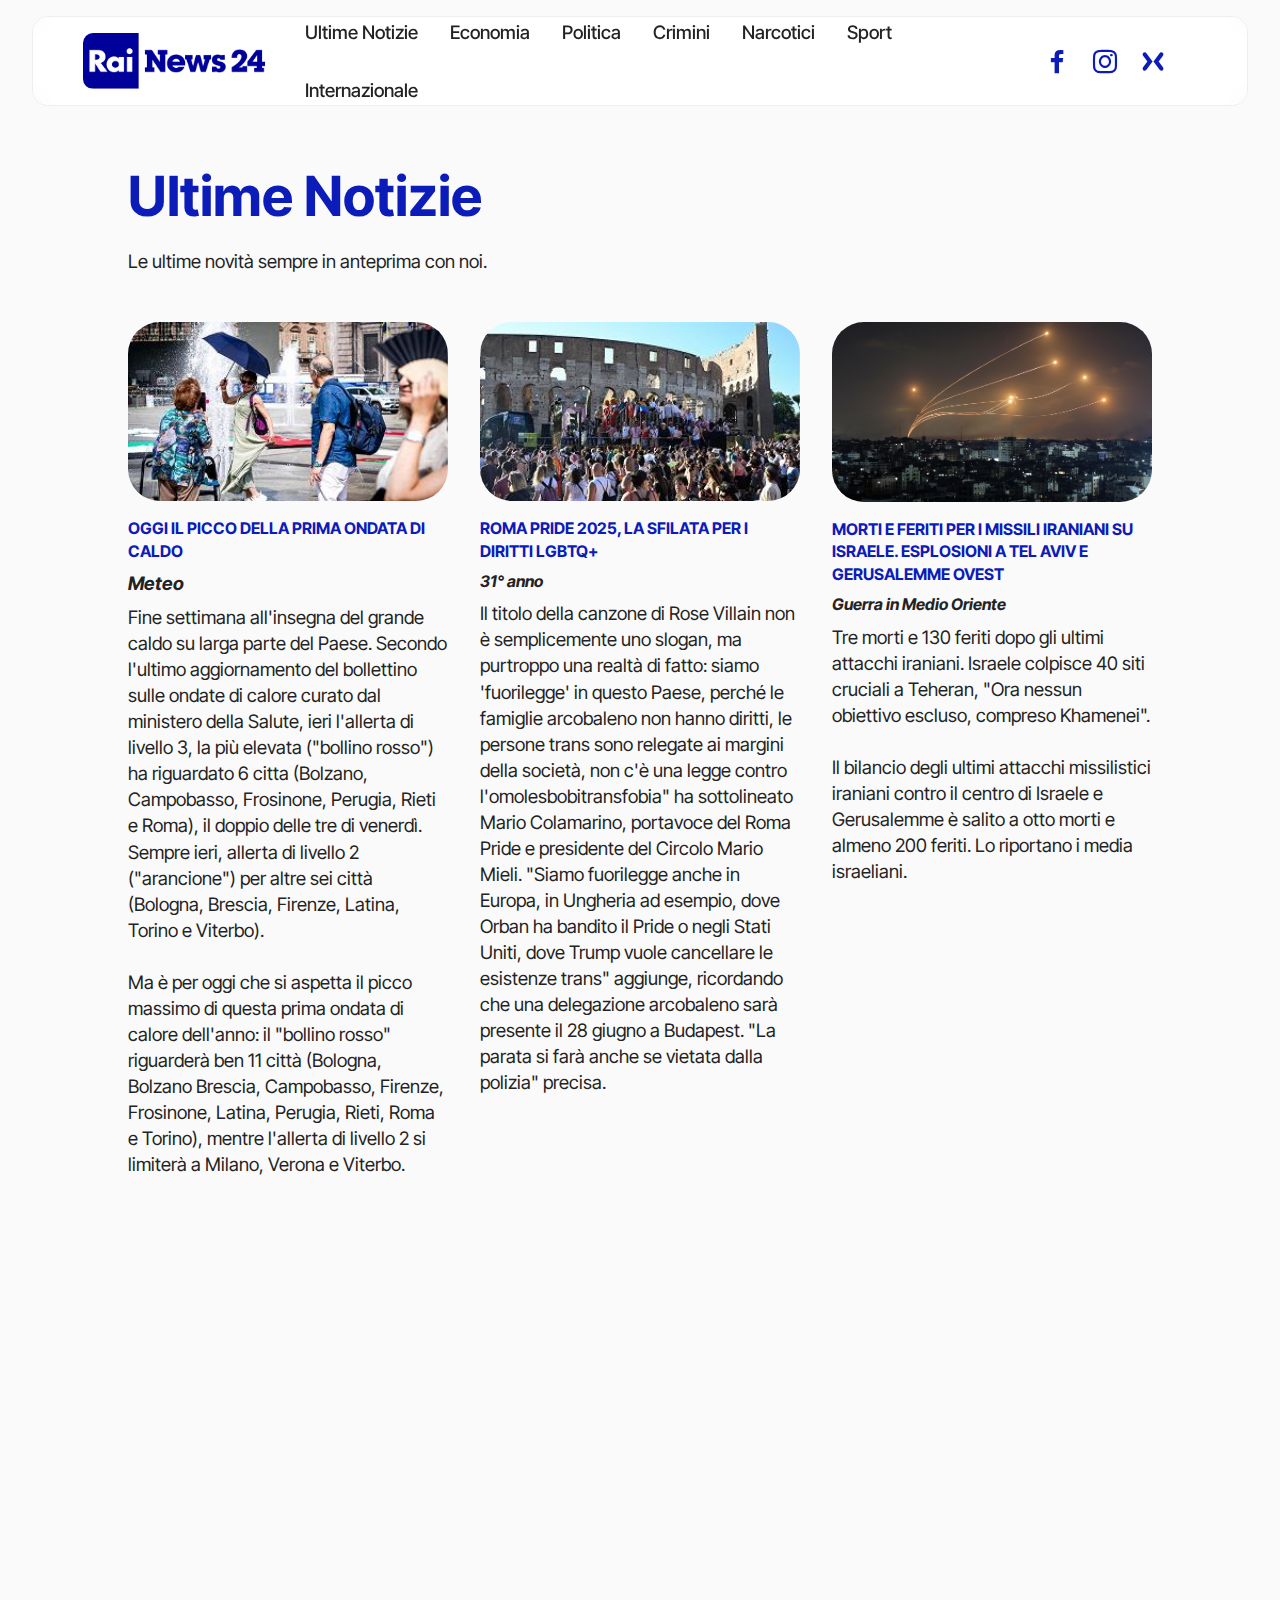
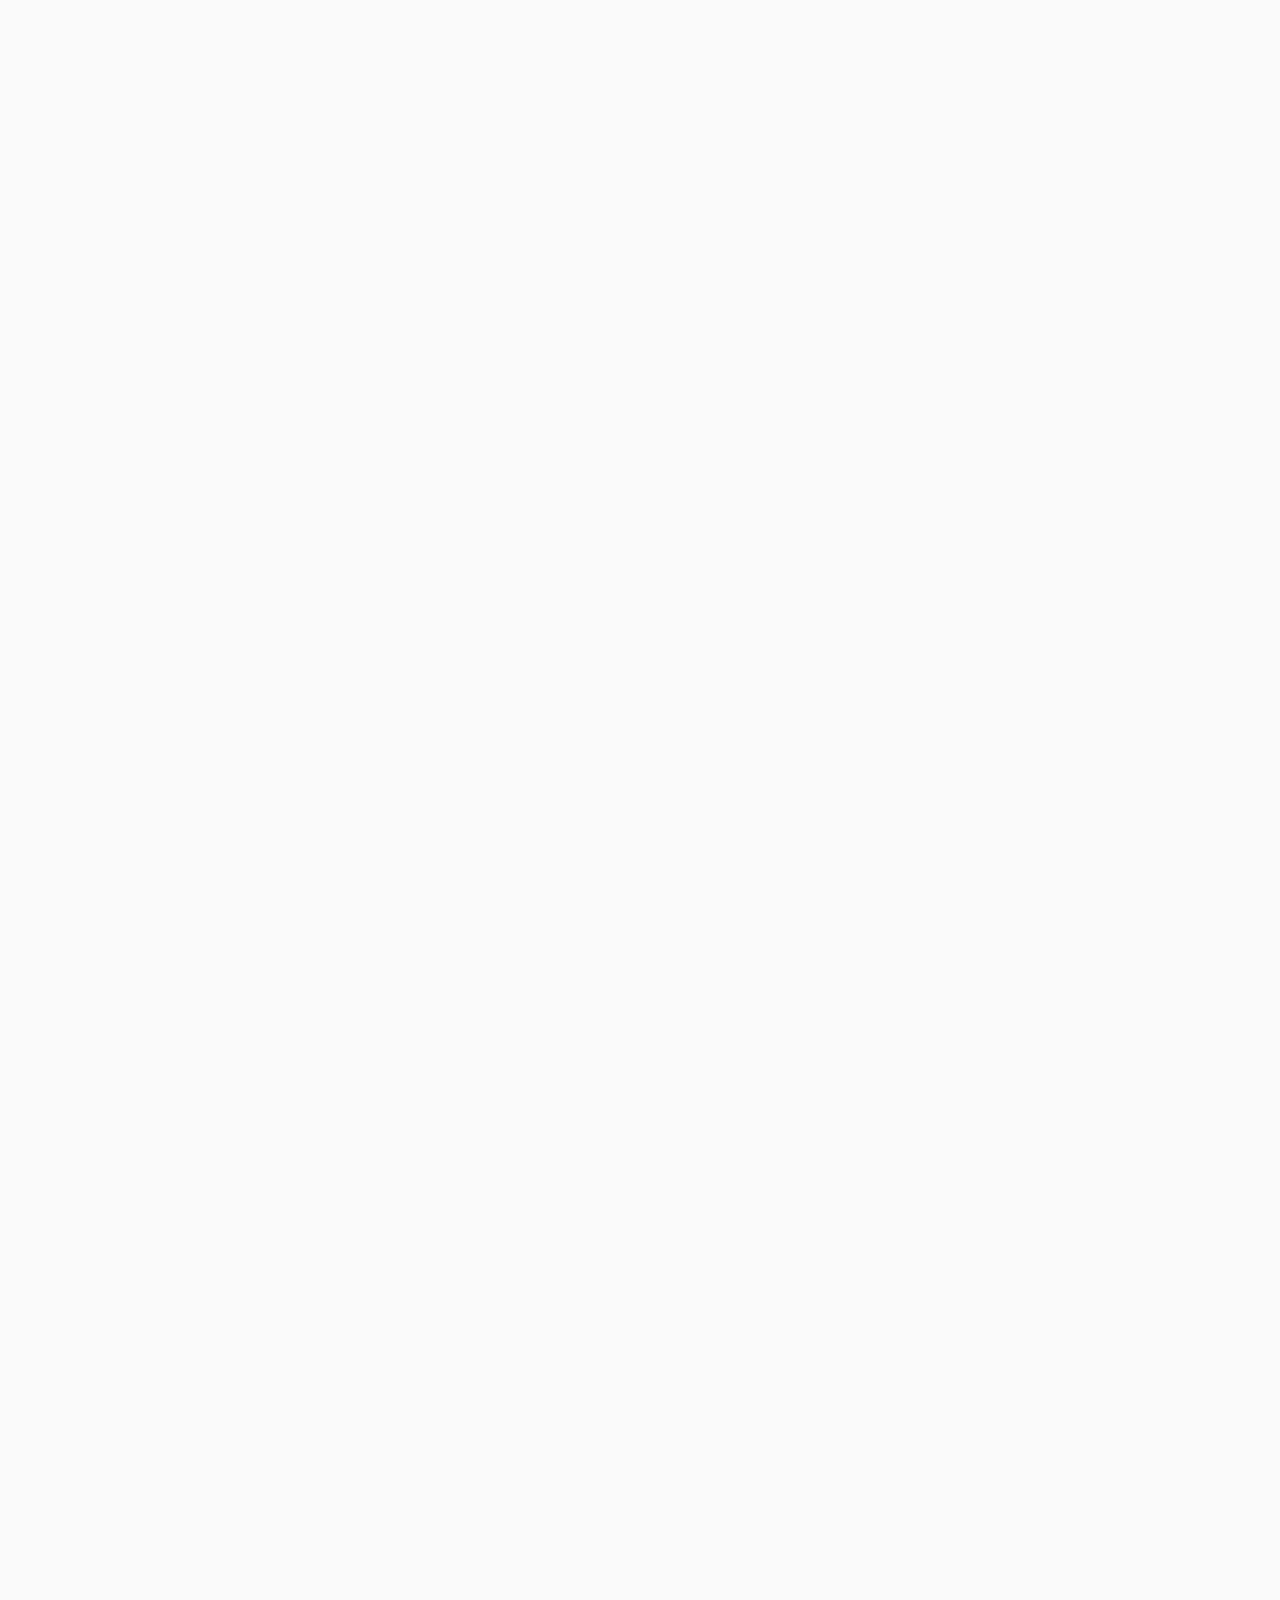
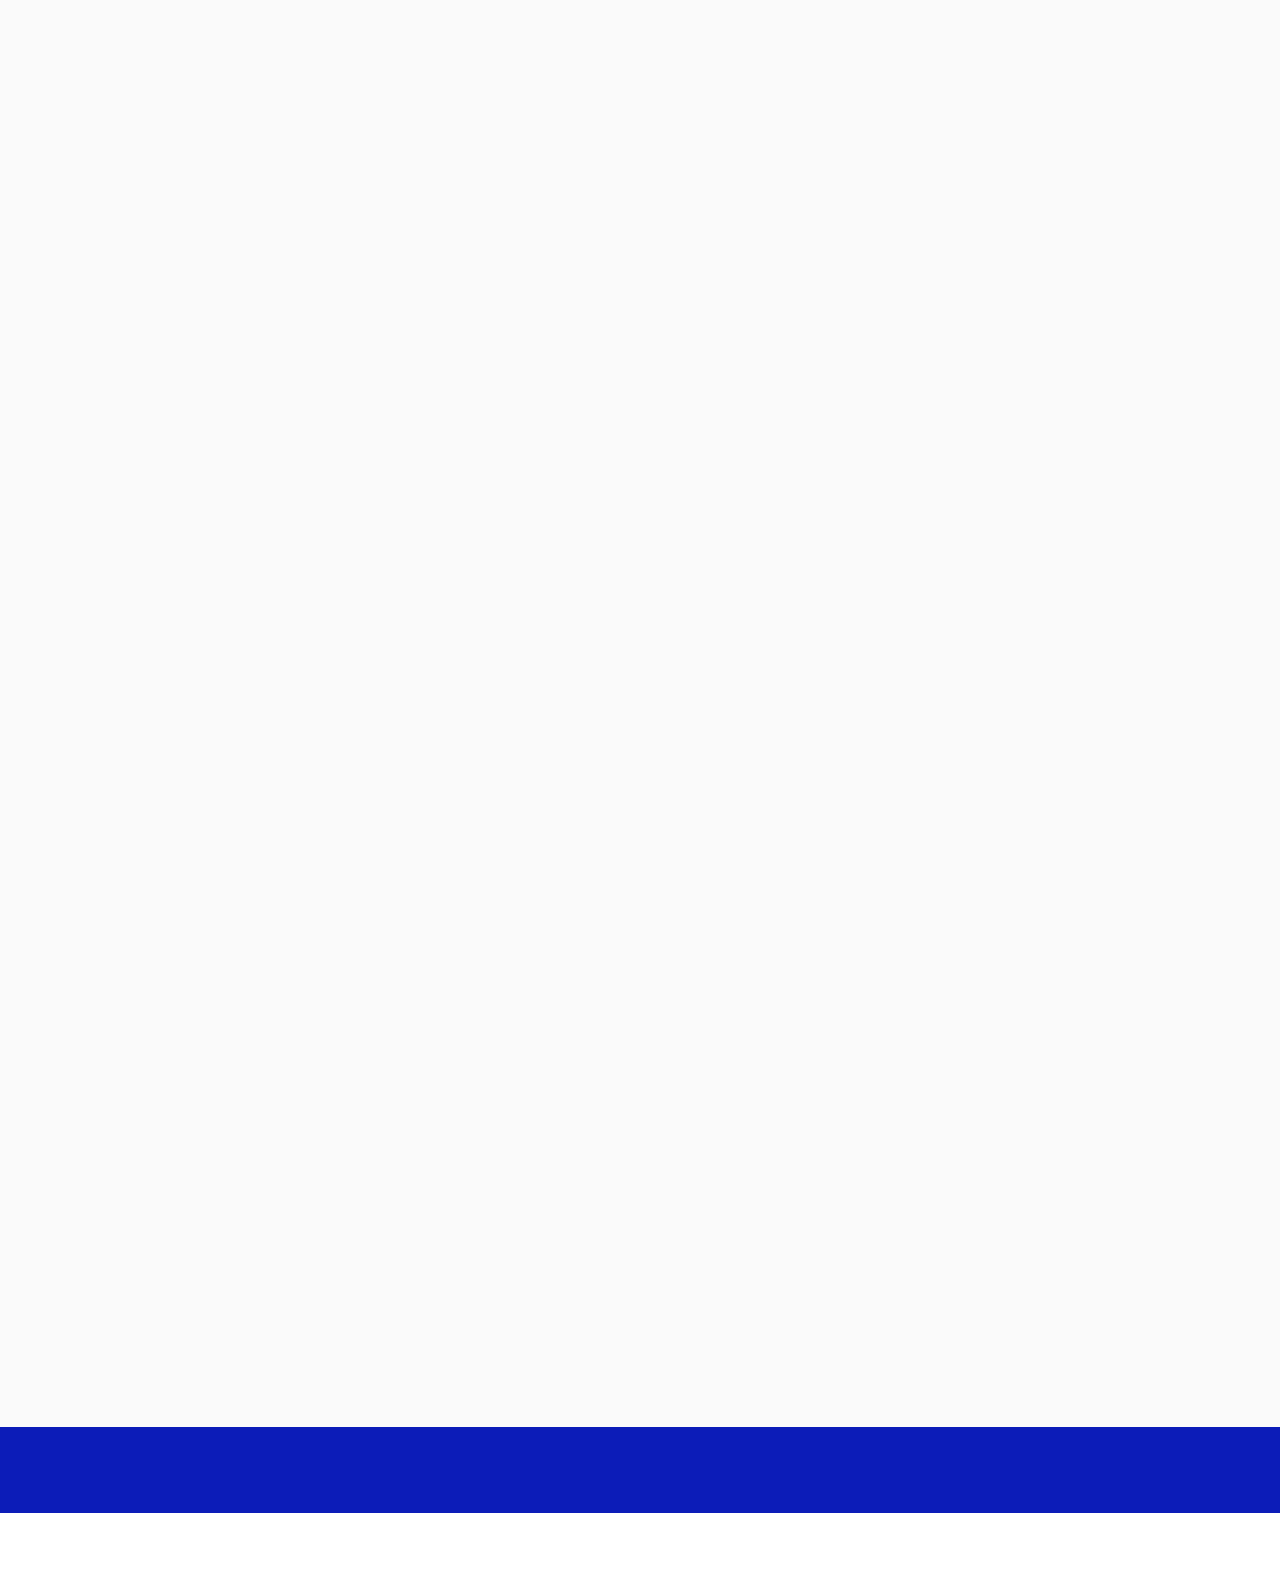
<file: index.html>
<!DOCTYPE html>
<html  >
<head>
  <!-- Site made with Mobirise Website Builder v6.0.1, https://mobirise.com -->
  <meta charset="UTF-8">
  <meta http-equiv="X-UA-Compatible" content="IE=edge">
  <meta name="generator" content="Mobirise v6.0.1, mobirise.com">
  <meta name="viewport" content="width=device-width, initial-scale=1, minimum-scale=1">
  <link rel="shortcut icon" href="assets/images/favicon.png-128x128.png" type="image/x-icon">
  <meta name="description" content="Pagina di notizie nazionali e internazionali in tempo reale, con la massima credibilità, siamo sempre i numeri 1 in Italia.">
  
  
  <title>RaiNews Fast</title>
  <link rel="stylesheet" href="assets/web/assets/mobirise-icons2/mobirise2.css">
  <link rel="stylesheet" href="assets/bootstrap/css/bootstrap.min.css">
  <link rel="stylesheet" href="assets/bootstrap/css/bootstrap-grid.min.css">
  <link rel="stylesheet" href="assets/bootstrap/css/bootstrap-reboot.min.css">
  <link rel="stylesheet" href="assets/animatecss/animate.css">
  <link rel="stylesheet" href="assets/popup-overlay-plugin/style.css">
  <link rel="stylesheet" href="assets/dropdown/css/style.css">
  <link rel="stylesheet" href="assets/socicon/css/styles.css">
  <link rel="stylesheet" href="assets/theme/css/style.css">
  <link rel="preload" href="https://fonts.googleapis.com/css?family=Inter+Tight:100,200,300,400,500,600,700,800,900,100i,200i,300i,400i,500i,600i,700i,800i,900i&display=swap" as="style" onload="this.onload=null;this.rel='stylesheet'">
  <noscript><link rel="stylesheet" href="https://fonts.googleapis.com/css?family=Inter+Tight:100,200,300,400,500,600,700,800,900,100i,200i,300i,400i,500i,600i,700i,800i,900i&display=swap"></noscript>
  <link rel="preload" as="style" href="assets/mobirise/css/mbr-additional.css?v=Xa4U9a"><link rel="stylesheet" href="assets/mobirise/css/mbr-additional.css?v=Xa4U9a" type="text/css">

  
  
  

</head>
<body>
  
  <section data-bs-version="5.1" class="menu menu01 essencem5 cid-uO9JWKfOKO" once="menu" id="menu01-1">
	

	<nav class="navbar navbar-dropdown navbar-fixed-top navbar-expand-lg">
		<div class="container">
			<div class="navbar-brand">
				<span class="navbar-logo">
					
						<img src="assets/images/rai-news-24-logo-2022.svg.png" alt="" style="height: 3.5rem;">
					
				</span>
				
			</div>
			<button class="navbar-toggler" type="button" data-toggle="collapse" data-bs-toggle="collapse" data-target="#navbarSupportedContent" data-bs-target="#navbarSupportedContent" aria-controls="navbarNavAltMarkup" aria-expanded="false" aria-label="Toggle navigation">
				<div class="hamburger">
					<span></span>
					<span></span>
					<span></span>
					<span></span>
				</div>
			</button>
			<div class="collapse navbar-collapse" id="navbarSupportedContent">
				<ul class="navbar-nav nav-dropdown nav-right" data-app-modern-menu="true"><li class="nav-item">
						<a class="nav-link link text-black text-primary display-4" href="index.html">Ultime Notizie</a>
					</li>
					<li class="nav-item">
						<a class="nav-link link text-black text-primary display-4" href="RaiNewsEconomia.html" aria-expanded="false">Economia</a>
					</li><li class="nav-item"><a class="nav-link link text-black text-primary display-4" href="RaiNewsPolitica.html">Politica</a></li>
					<li class="nav-item">
						<a class="nav-link link text-black text-primary display-4" href="RaiNewsCrimini.html">Crimini</a>
					</li>
					<li class="nav-item">
						<a class="nav-link link text-black text-primary display-4" href="RaiNewsNarcotici.html">Narcotici</a>
					</li><li class="nav-item"><a class="nav-link link text-black display-4" href="https://mobiri.se">Sport</a></li><li class="nav-item"><a class="nav-link link text-black display-4" href="https://mobiri.se">Internazionale</a></li></ul>
				<div class="icons-menu">
					<a class="iconfont-wrapper" href="https://www.facebook.com/RaiNews" target="_blank">
						<span class="p-2 mbr-iconfont socicon-facebook socicon"></span>
					</a>
					<a class="iconfont-wrapper" href="https://www.instagram.com/rainewsofficial/?hl=it" target="_blank">
						<span class="p-2 mbr-iconfont socicon-instagram socicon"></span>
					</a>
					<a class="iconfont-wrapper" href="https://x.com/RaiNews" target="_blank">
						<span class="p-2 mbr-iconfont socicon-mixer socicon"></span>
					</a>
					
				</div>
				
			</div>
		</div>
	</nav>
</section>

<section data-bs-version="5.1" class="features2 cid-uO9QYAhGx0" id="features2-8">
    
    
    <div class="container-fluid">
        <div class="wrapper">
            <div class="mbr-section-head">
                <h4 class="mbr-section-title mbr-fonts-style mb-3 display-2"><strong>Ultime Notizie</strong></h4>
                <p class="mbr-section-subtitle mbr-fonts-style mb-5 display-4">Le ultime novità sempre in anteprima con noi.</p>
            </div>
            <div class="row mt-4 justify-content-center">
                <div class="item features-image col-12 col-md-6 col-lg-4">
                    <div class="item-wrapper">
                        <div class="item-img">
                            <img src="assets/images/1749900955193-rainewseaabaeeeeeeacf.jpg" data-slide-to="0" data-bs-slide-to="0" alt="">
                        </div>
                        <div class="item-content mt-3">
                            <h5 class="item-title mbr-fonts-style text-uppercase display-7"><strong>Oggi il picco della prima ondata di caldo</strong></h5>
                            <h6 class="item-subtitle mbr-fonts-style mt-1 display-4">
                                <em><strong>Meteo</strong></em></h6>
                            <p class="mbr-text mbr-fonts-style mt-2 display-4">Fine settimana all'insegna del grande caldo su larga parte del Paese. Secondo l'ultimo aggiornamento del bollettino sulle ondate di calore curato dal ministero della Salute, ieri l'allerta di livello 3, la più elevata ("bollino rosso") ha riguardato 6 citta (Bolzano, Campobasso, Frosinone, Perugia, Rieti e Roma), il doppio delle tre di venerdì. Sempre ieri, allerta di livello 2 ("arancione") per altre sei città (Bologna, Brescia, Firenze, Latina, Torino e Viterbo).
<br>
<br>Ma è per oggi che si aspetta il picco massimo di questa prima ondata di calore dell'anno: il "bollino rosso" riguarderà ben 11 città (Bologna, Bolzano Brescia, Campobasso, Firenze, Frosinone, Latina, Perugia, Rieti, Roma e Torino), mentre l'allerta di livello 2 si limiterà a Milano, Verona e Viterbo. 
<br>
<br></p>
                        </div>
                    </div>
                </div>
                <div class="item features-image col-12 col-md-6 col-lg-4">
                    <div class="item-wrapper">
                        <div class="item-img">
                            <img src="assets/images/1749907558107-rainewsecabccdafdccfaaf.jpg" data-slide-to="1" data-bs-slide-to="1" alt="">
                        </div>
                        <div class="item-content mt-3">
                            <h5 class="item-title mbr-fonts-style text-uppercase display-7"><strong>Roma Pride 2025, la sfilata per i diritti Lgbtq+</strong></h5>
                            <h6 class="item-subtitle mbr-fonts-style mt-1 display-7"><strong><em>31° anno</em></strong></h6>
                            <p class="mbr-text mbr-fonts-style mt-2 display-4">Il titolo della canzone di Rose Villain non è semplicemente uno slogan, ma purtroppo una realtà di fatto: siamo 'fuorilegge' in questo Paese, perché le famiglie arcobaleno non hanno diritti, le persone trans sono relegate ai margini della società, non c'è una legge contro l'omolesbobitransfobia" ha sottolineato Mario Colamarino, portavoce del Roma Pride e presidente del Circolo Mario Mieli. "Siamo fuorilegge anche in Europa, in Ungheria ad esempio, dove Orban ha bandito il Pride o negli Stati Uniti, dove Trump vuole cancellare le esistenze trans" aggiunge, ricordando che una delegazione arcobaleno sarà presente il 28 giugno a Budapest. "La parata si farà anche se vietata dalla polizia" precisa.
<br><br></p>
                        </div>
                    </div>
                </div>
                <div class="item features-image col-12 col-md-6 col-lg-4">
                    <div class="item-wrapper">
                        <div class="item-img">
                            <img src="assets/images/17278846168340.jpeg" data-slide-to="2" data-bs-slide-to="2" alt="">
                        </div>
                        <div class="item-content mt-3">
                            <h5 class="item-title mbr-fonts-style text-uppercase display-7"><strong>Morti e feriti per i missili iraniani su Israele. Esplosioni a Tel Aviv e Gerusalemme Ovest</strong></h5>
                            <h6 class="item-subtitle mbr-fonts-style mt-1 display-7"><strong><em>Guerra in Medio Oriente</em></strong></h6>
                            <p class="mbr-text mbr-fonts-style mt-2 display-4">Tre morti e 130 feriti dopo gli ultimi attacchi iraniani. Israele colpisce 40 siti cruciali a Teheran, "Ora nessun obiettivo escluso, compreso Khamenei".<br><br>Il bilancio degli ultimi attacchi missilistici iraniani contro il centro di Israele e Gerusalemme è salito a otto morti e almeno 200 feriti. Lo riportano i media israeliani.<br></p>
                        </div>
                    </div>
                </div>
            </div>
        </div>

    </div>
</section>

<section data-bs-version="5.1" class="features2 cid-uO9Ro26fOk" id="features2-9">
    
    
    <div class="container-fluid">
        <div class="wrapper">
            
            <div class="row mt-4 justify-content-center">
                <div class="item features-image col-12 col-md-6 col-lg-4">
                    <div class="item-wrapper">
                        <div class="item-img">
                            <img src="assets/images/imagen-332.jpeg" data-slide-to="0" data-bs-slide-to="0" alt="">
                        </div>
                        <div class="item-content mt-3">
                            <h5 class="item-title mbr-fonts-style text-uppercase display-7"><strong>La parata militare di Trump e le più grandi proteste contro di lui</strong></h5>
                            <h6 class="item-subtitle mbr-fonts-style mt-1 display-7"><strong><em>EE.UU</em></strong></h6>
                            <p class="mbr-text mbr-fonts-style mt-2 display-4">Il presidente degli Stati Uniti Donald Trump, che da tempo esprime il desiderio di organizzare un evento del genere, ha preso parte a una parata con oltre 6.000 soldati, 150 veicoli e 50 aerei che ha attraversato Pennsylvania Avenue vicino alla Casa Bianca.
<br>
<br>La parata si è svolta nel bel mezzo di una giornata di massicce proteste con lo slogan "No Kings", che si sono svolte in decine di città e paesi in tutto il paese, considerate da molti le più grandi da quando Trump è tornato al potere.</p>
                        </div>
                    </div>
                </div>
                <div class="item features-image col-12 col-md-6 col-lg-4">
                    <div class="item-wrapper">
                        <div class="item-img">
                            <img src="assets/images/e18a391b8b78d3f40b4270c10b50b796c27accf7w.jpeg" data-slide-to="1" data-bs-slide-to="1" alt="">
                        </div>
                        <div class="item-content mt-3">
                            <h5 class="item-title mbr-fonts-style text-uppercase display-7"><strong>Ritmo e calcio all'inizio del Mondiale per Club</strong></h5>
                            <h6 class="item-subtitle mbr-fonts-style mt-1 display-7"><strong><em>Mondiale per Club</em></strong></h6>
                            <p class="mbr-text mbr-fonts-style mt-2 display-4">Il rapper americano French Montana si è esibito alla cerimonia di apertura della Coppa del mondo per club FIFA all'Hard Rock Stadium di Miami, accompagnato dai ritmi latini degli artisti Vikina e Richaelio, prima della partita tra l'Inter Miami e l'Al Ahly d'Egitto.</p>
                        </div>
                    </div>
                </div>
                <div class="item features-image col-12 col-md-6 col-lg-4">
                    <div class="item-wrapper">
                        <div class="item-img">
                            <img src="assets/images/descarga-24.jpg" data-slide-to="2" data-bs-slide-to="2" alt="">
                        </div>
                        <div class="item-content mt-3">
                            <h5 class="item-title mbr-fonts-style text-uppercase display-7"><strong>Il meglio del calcio dà spettacolo negli Usa: ci sono anche Inter e Juve</strong></h5>
                            <h6 class="item-subtitle mbr-fonts-style mt-1 display-7"><strong><em>Mondiale per Club</em></strong></h6>
                            <p class="mbr-text mbr-fonts-style mt-2 display-4"><br>Trentadue squadre pronte a contendersi il titolo di campione del mondo. Partirà stanotte il nuovo mondiale per club, prima edizione a 32 squadre che vedrà coinvolte Inter e Juventus, un nuovo format varato dalla Fifa tra mugugni e qualche polemica per l'ennesima competizione che andrà a ingolfare il calendario internazionale. Ad inaugurare il torneo saranno Al Ahly FC e l'Inter Miami di Lionel Messi, coi padroni di casa che cercheranno i primi tre punti all'Hard Rock Stadium. Saranno 8 i gironi formati ciascuno da quattro squadre, ogni squadra affronterà tre partite, al termine della prima fase verrà stilata una classifica - 3 punti per la vittoria.
<br>
<br></p>
                        </div>
                    </div>
                </div>
            </div>
        </div>

    </div>
</section>

<section data-bs-version="5.1" class="features2 cid-uO9Rywf5Lx" id="features2-a">
    
    
    <div class="container-fluid">
        <div class="wrapper">
            
            <div class="row mt-4 justify-content-center">
                <div class="item features-image col-12 col-md-6 col-lg-4">
                    <div class="item-wrapper">
                        <div class="item-img">
                            <img src="assets/images/groenlandia-1024x683.jpeg" data-slide-to="0" data-bs-slide-to="0" alt="">
                        </div>
                        <div class="item-content mt-3">
                            <h5 class="item-title mbr-fonts-style text-uppercase display-7"><strong>Groenlandia: il presidente Macron in visita per bloccare le predazioni degli Usa</strong></h5>
                            <h6 class="item-subtitle mbr-fonts-style mt-1 display-7">
                                <em><strong>Esteri</strong></em>
                            </h6>
                            <p class="mbr-text mbr-fonts-style mt-2 display-4">E' il primo viaggio ufficiale di un leader straniero dopo le minacce del presidente americano Donald Trump di impossessarsene. Le profondità marine, la Groenlandia e l'Antartide "non sono in vendita", ha detto il presidente francese al vertice Onu</p>
                        </div>
                    </div>
                </div>
                <div class="item features-image col-12 col-md-6 col-lg-4">
                    <div class="item-wrapper">
                        <div class="item-img">
                            <img src="assets/images/funerali-carlo-legrottaglie-1-768x46110.jpg" data-slide-to="1" data-bs-slide-to="1" alt="">
                        </div>
                        <div class="item-content mt-3">
                            <h5 class="item-title mbr-fonts-style text-uppercase display-7"><strong>Ostuni, i funerali di Legrottaglie: “Ha speso la sua vita per il bene”. Presente Sergio Mattarella</strong></h5>
                            <h6 class="item-subtitle mbr-fonts-style mt-1 display-7"><strong><em>Il lutto</em></strong></h6>
                            <p class="mbr-text mbr-fonts-style mt-2 display-4">Èterminata la cerimonia religiosa dei funerali del brigadiere capo Carlo Legrottaglie, 59 anni, celebrata dall'ordinario militare per l'Italia monsignor Gianfranco Saba, alla presenza del presidente della Repubblica Sergio Mattarella, dei ministri Matteo Piantedosi, Guido Crosetto e Marina Calderone, del commissario europeo Raffaele Fitto, del presidente della Regione Puglia Michele Emiliano, di sindaci e presidenti della Province del territorio e di altri Comuni fuori provincia. La bara, avvolta dalla bandiera tricolore, è stata accolta da un lungo applauso della folla in attesa fuori dalla Chiesa. Le autorità hanno salutato i parenti la moglie Eugenia Pastore, le figlie quattordicenni Paola e Carla e i genitori anziani del brigadiere, nativo di Cisternino ma residente a Ostuni che ha trovato la morte a Francavilla Fontana dove era effettivo al nucleo radiomobile del Comando Compagnia. Come è noto era prossimo alla pensione.</p>
                        </div>
                    </div>
                </div>
                <div class="item features-image col-12 col-md-6 col-lg-4">
                    <div class="item-wrapper">
                        <div class="item-img">
                            <img src="assets/images/22324322-small-1749848438529.jpg-trooping-the-colour-2025-la-parata-del-re-che-cos-e-perche-si-celebra-chi-sfila-e-cosa-rappresenta-oggi.jpeg" data-slide-to="2" data-bs-slide-to="2" alt="">
                        </div>
                        <div class="item-content mt-3">
                            <h5 class="item-title mbr-fonts-style text-uppercase display-7"><strong>Re Carlo III alla parata del Trooping The Colour. Poi l'affaccio con i figli di William e Kate</strong></h5>
                            <h6 class="item-subtitle mbr-fonts-style mt-1 display-7">
                                <em><strong>Londra</strong></em>
                            </h6>
                            <p class="mbr-text mbr-fonts-style mt-2 display-4">Il programma del Trooping the Colour, la storica parata militare, prevede la sfilata del re in carrozza d’epoca - la sontuosa Scottish State Coach - per andare da Buckingham Palace fino alla Horse Guards Parade, dove c'è lo spettacolo di oltre mille soldati.
<br>
<br>Re Carlo e i Windsor sfilano in una Londra blindata, con un elevato livello di sicurezza visto il contesto dell’attualità internazionale.
<br>
<br>La sfilata della bandiera precede il tradizionale affaccio al balcone con il sorvolo delle Red Arrows nei cieli di Londra.&nbsp;<br></p>
                        </div>
                    </div>
                </div>
            </div>
        </div>

    </div>
</section>

<section data-bs-version="5.1" class="features2 cid-uOcDjWqXZR" id="features2-i">
    
    
    <div class="container-fluid">
        <div class="wrapper">
            
            <div class="row mt-4 justify-content-center">
                <div class="item features-image col-12 col-md-6 col-lg-4">
                    <div class="item-wrapper">
                        <div class="item-img">
                            <img src="assets/images/descarga-25.jpg-1011x674.jpeg" data-slide-to="0" data-bs-slide-to="0" alt="">
                        </div>
                        <div class="item-content mt-3">
                            <h5 class="item-title mbr-fonts-style text-uppercase display-7"><strong>Migliaia di manifestanti marciano a Roma per chiedere la fine della guerra a Gaza</strong></h5>
                            <h6 class="item-subtitle mbr-fonts-style mt-1 display-7"><strong><em>Fine Della Guerra</em></strong></h6>
                            <p class="mbr-text mbr-fonts-style mt-2 display-4">Migliaia di manifestanti hanno sfilato sabato per le strade di Roma contro la guerra a Gaza, in una protesta indetta dai principali partiti di opposizione italiani, che accusano il governo di destra di essere troppo silenzioso.
<br>
<br>I manifestanti portavano uno striscione con la scritta "Fermiamo il massacro, fermiamo la complicità!" all'inizio del corteo, che si è svolto pacificamente nel centro di Roma tra una grande esposizione di bandiere arcobaleno, palestinesi e di partiti politici.
<br>
<br>La protesta ha attirato una folla eterogenea da tutto il Paese, tra cui molte famiglie con bambini. Secondo gli organizzatori, fino a 300.000 persone hanno partecipato alla mobilitazione organizzata dall'opposizione di sinistra per chiedere al governo una posizione chiara sul conflitto a Gaza.</p>
                        </div>
                    </div>
                </div>
                <div class="item features-image col-12 col-md-6 col-lg-4">
                    <div class="item-wrapper">
                        <div class="item-img">
                            <img src="assets/images/cq5dam.thumbnail.cropped.750.422.jpeg-750x422.jpeg" data-slide-to="1" data-bs-slide-to="1" alt="">
                        </div>
                        <div class="item-content mt-3">
                            <h5 class="item-title mbr-fonts-style text-uppercase display-7"><strong>Papa all'udienza: non c'è grido che Dio non ascolti</strong></h5>
                            <h6 class="item-subtitle mbr-fonts-style mt-1 display-7">
                                <em><strong>Vatican News</strong></em></h6>
                            <p class="mbr-text mbr-fonts-style mt-2 display-4">Secondo il nuovo sondaggio dell'Associated Press-NORC Center for Public Affairs Research, circa due terzi dei cattolici americani hanno un'opinione "molto" o "abbastanza" favorevole su Papa Leone, mentre circa 3 su 10 non ne sanno abbastanza per esprimere un'opinione. Pochissimi cattolici – meno di 1 su 10 – lo giudicano negativamente.
<br>
<br>Tra gli americani in generale, molte persone si stanno ancora facendo un'opinione su Papa Leone. Ma tra coloro che hanno un'opinione, i sentimenti verso il primo papa nato negli Stati Uniti sono prevalentemente positivi. Il sondaggio ha rilevato che il 44% degli adulti statunitensi ha un'opinione "abbastanza" o "molto" favorevole su Papa Leone XIV. Una percentuale simile afferma di non saperne abbastanza per esprimere un'opinione, e solo circa 1 su 10 lo giudica negativamente.</p>
                        </div>
                    </div>
                </div>
                <div class="item features-image col-12 col-md-6 col-lg-4">
                    <div class="item-wrapper">
                        <div class="item-img">
                            <img src="assets/images/etna.jpg-730x487.jpeg" data-slide-to="2" data-bs-slide-to="2" alt="">
                        </div>
                        <div class="item-content mt-3">
                            <h5 class="item-title mbr-fonts-style text-uppercase display-7"><strong>L'Etna eruttò, emettendo enormi colonne di fumo e lava</strong></h5>
                            <h6 class="item-subtitle mbr-fonts-style mt-1 display-7">
                                <em><strong>Vulcano Etna</strong></em></h6>
                            <p class="mbr-text mbr-fonts-style mt-2 display-4">Un'imponente eruzione sull'Etna ha costretto i turisti a fuggire dal vulcano lunedì, dopo che una colonna di gas ad alta temperatura, cenere e rocce "alta diversi chilometri" si è innalzata sopra di loro, secondo quanto riferito dalle autorità italiane.
<br>
<br>Le immagini pubblicate sui social media mostrano lunghe file di persone che corrono a valle per allontanarsi dall'esplosione, mentre il proprietario di un'agenzia di viaggi ha dichiarato alla CNN che sul vulcano siciliano al momento dell'eruzione si trovavano 40 persone.
<br>
<br>Giuseppe Panfallo, guida di Go Etna, ha filmato il suo gruppo di turisti ammassati con un'enorme nube di cenere in lontananza.<br></p>
                        </div>
                    </div>
                </div>
            </div>
        </div>

    </div>
</section>

<section data-bs-version="5.1" class="talkm5 footer2 cid-uOa1u69h7t" once="footers" id="footer2-b">

	

	

	<div class="container">
		<div class="media-container-row align-center mbr-white">
			<div class="col-12">
				<p class="mbr-text mb-0 mbr-fonts-style display-7">
					© Copyright 2025 RaiNews Fast - All Rights Reserved
				</p>
			</div>
		</div></div></section><section class="display-7" style="padding: 0;align-items: center;justify-content: center;flex-wrap: wrap;    align-content: center;display: flex;position: relative;height: 4rem;"><a href="https://mobiri.se/2239471" style="flex: 1 1;height: 4rem;position: absolute;width: 100%;z-index: 1;"><img alt="" style="height: 4rem;" src="[data-uri]"></a><p style="margin: 0;text-align: center;" class="display-7">&#8204;</p><a style="z-index:1" href="https://mobirise.com/builder/ai-website-builder.html">AI Website Software</a></section><script src="assets/bootstrap/js/bootstrap.bundle.min.js"></script>  <script src="assets/smoothscroll/smooth-scroll.js"></script>  <script src="assets/ytplayer/index.js"></script>  <script src="assets/dropdown/js/navbar-dropdown.js"></script>  <script src="assets/theme/js/script.js"></script>  
  
  
 <div id="scrollToTop" class="scrollToTop mbr-arrow-up"><a style="text-align: center;"><i class="mbr-arrow-up-icon mbr-arrow-up-icon-cm cm-icon cm-icon-smallarrow-up"></i></a></div>
    <input name="animation" type="hidden">
  
</body>
</html>
</file>
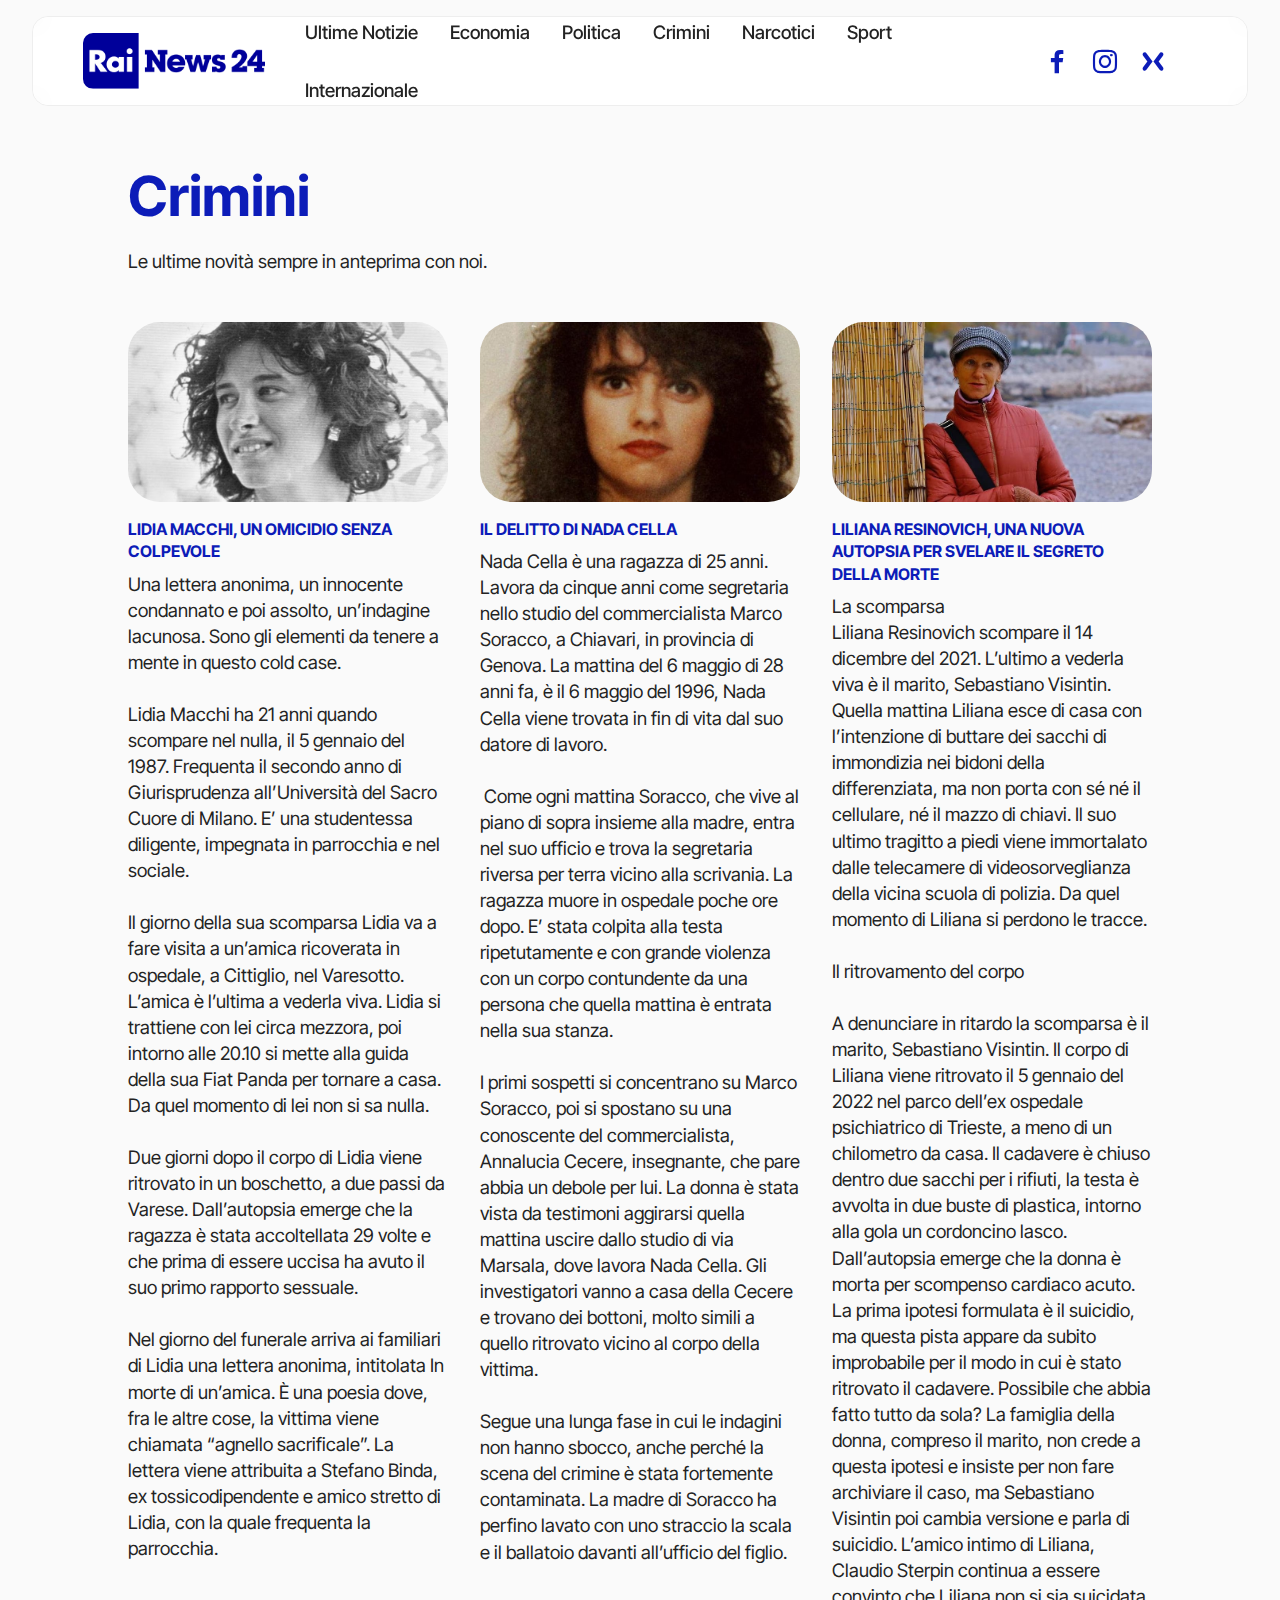
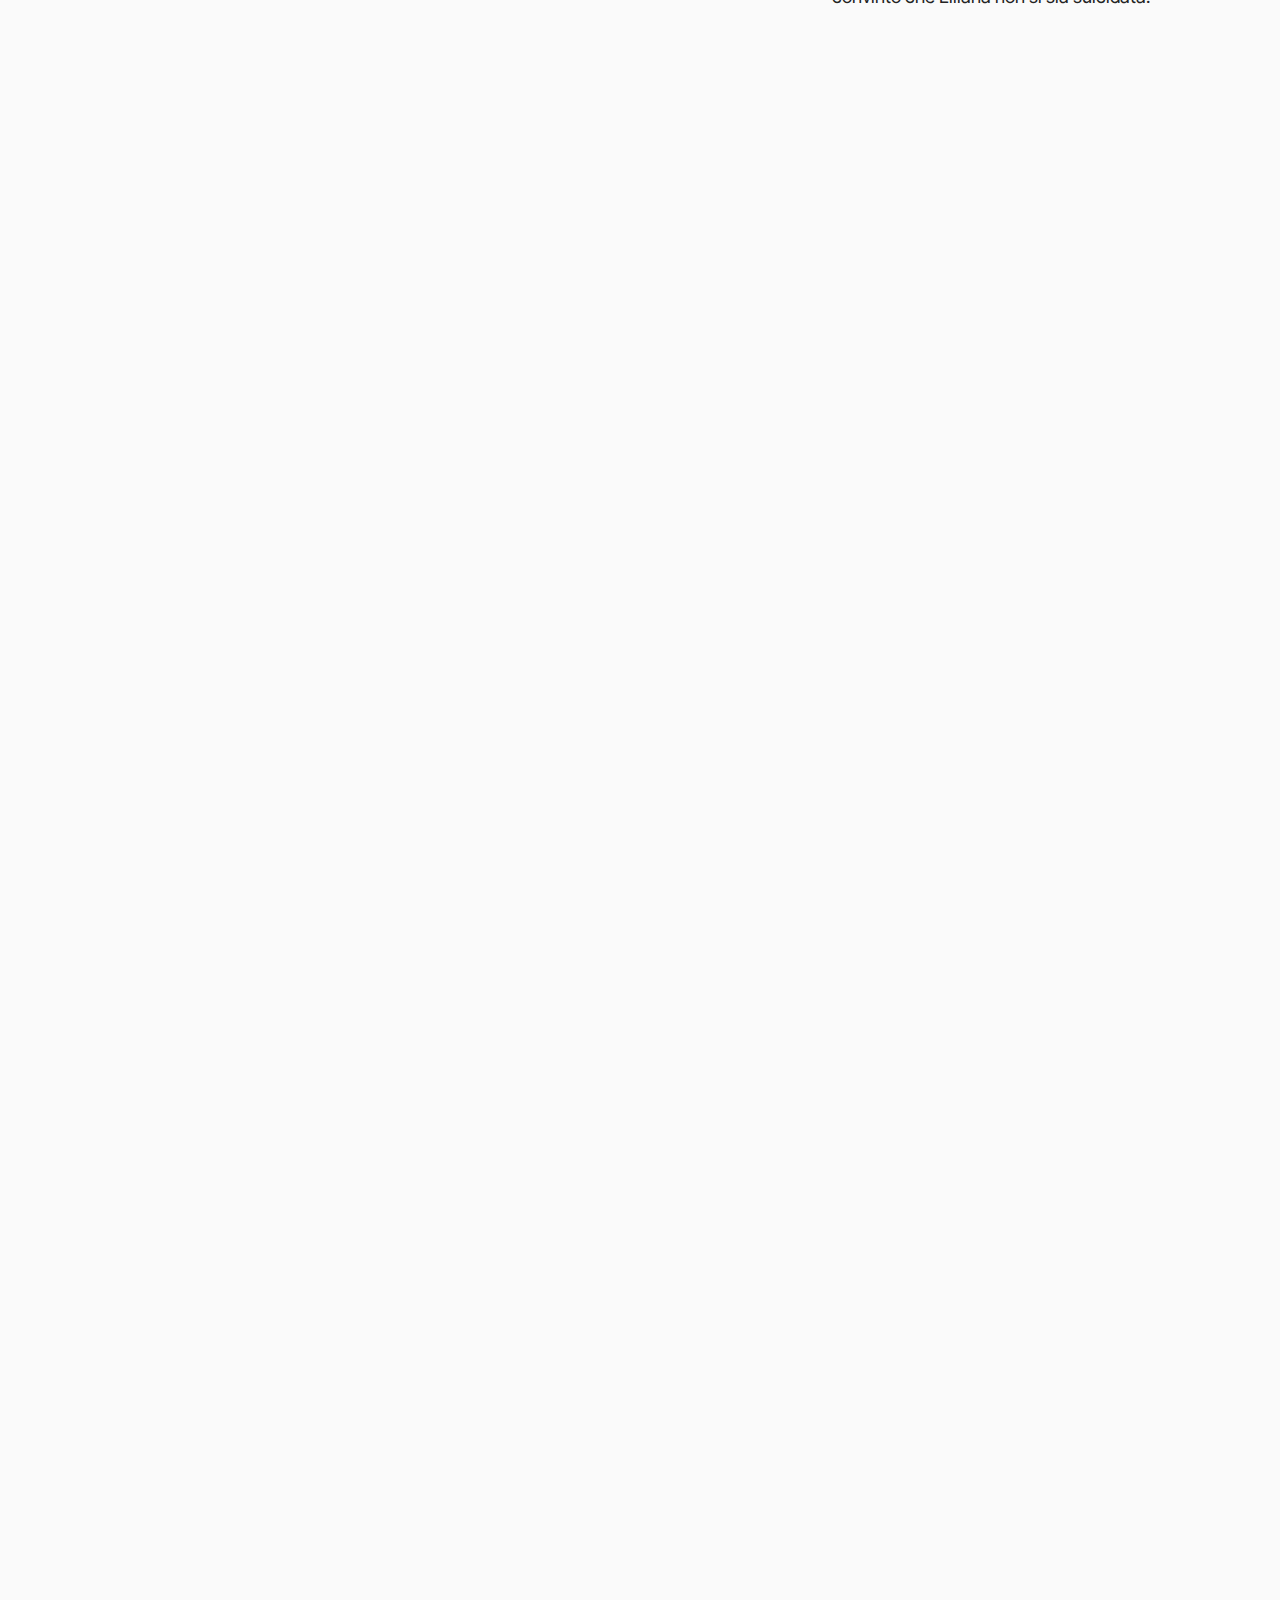
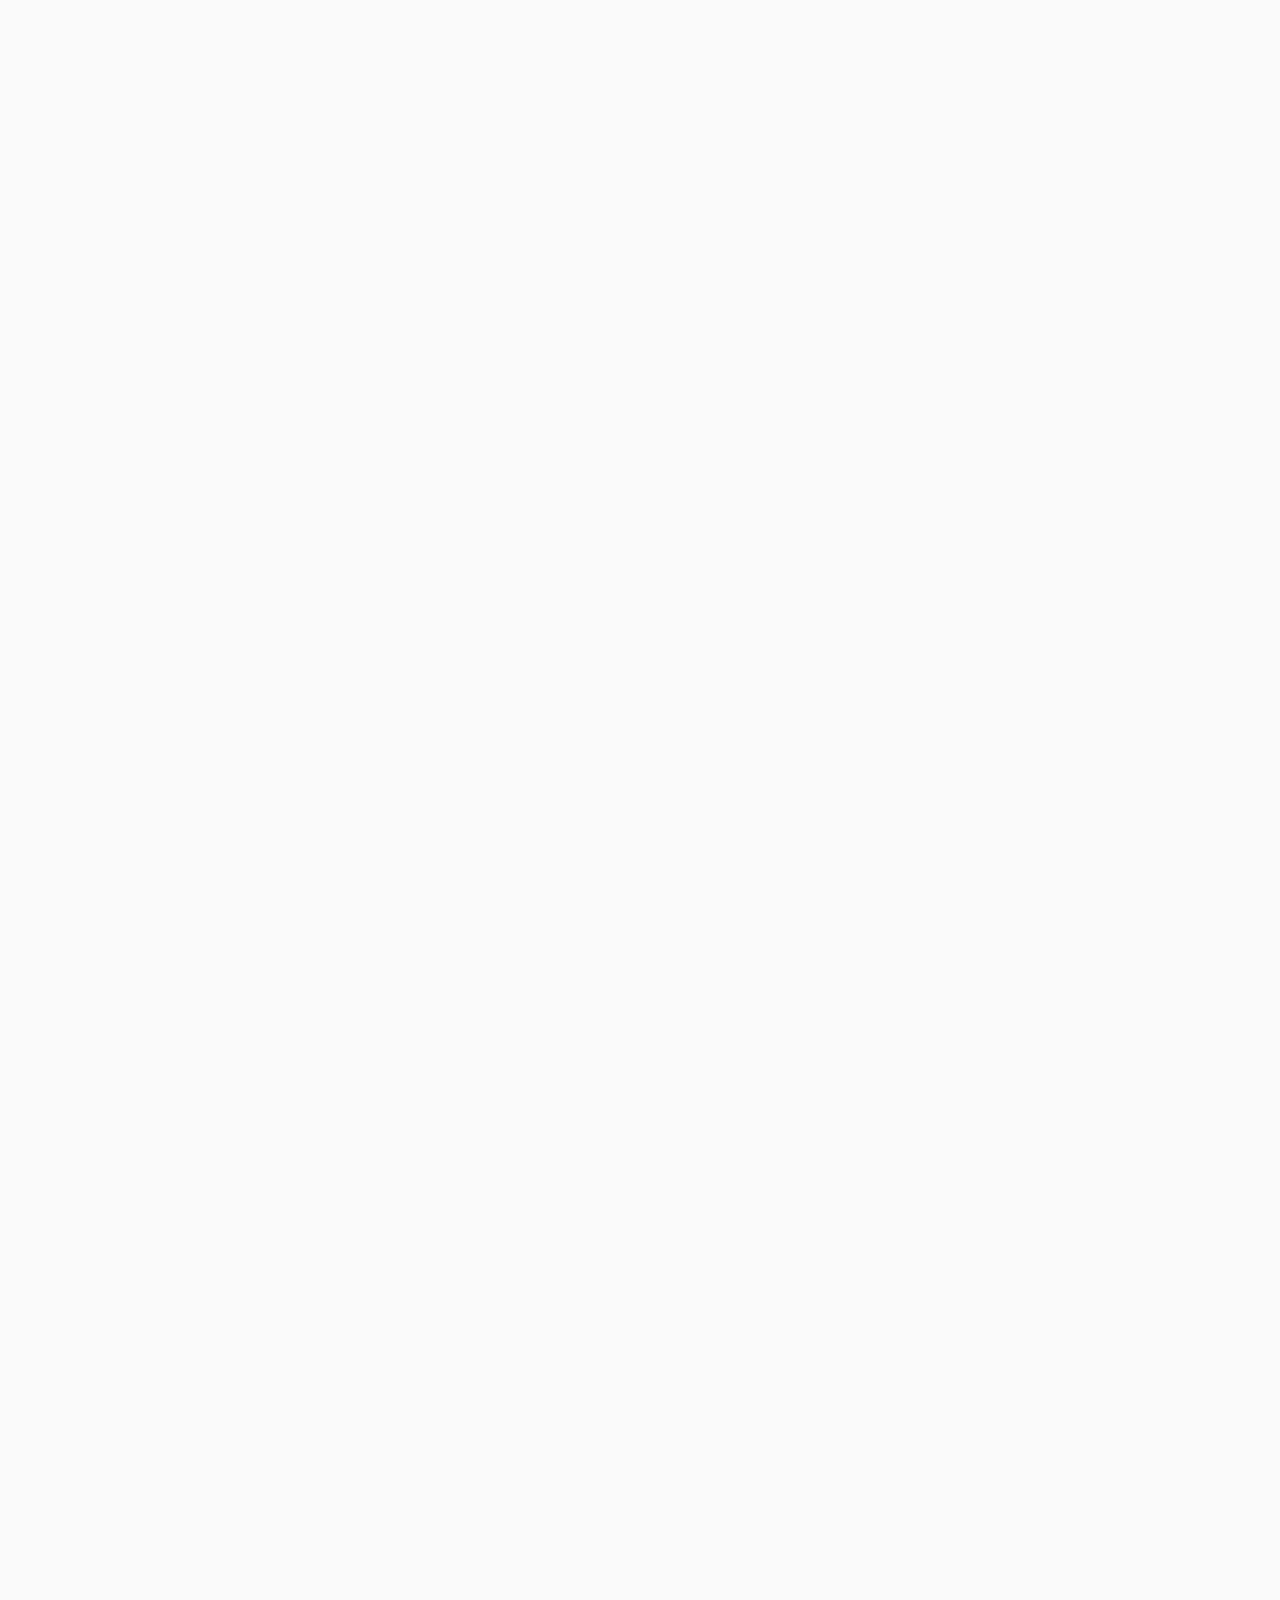
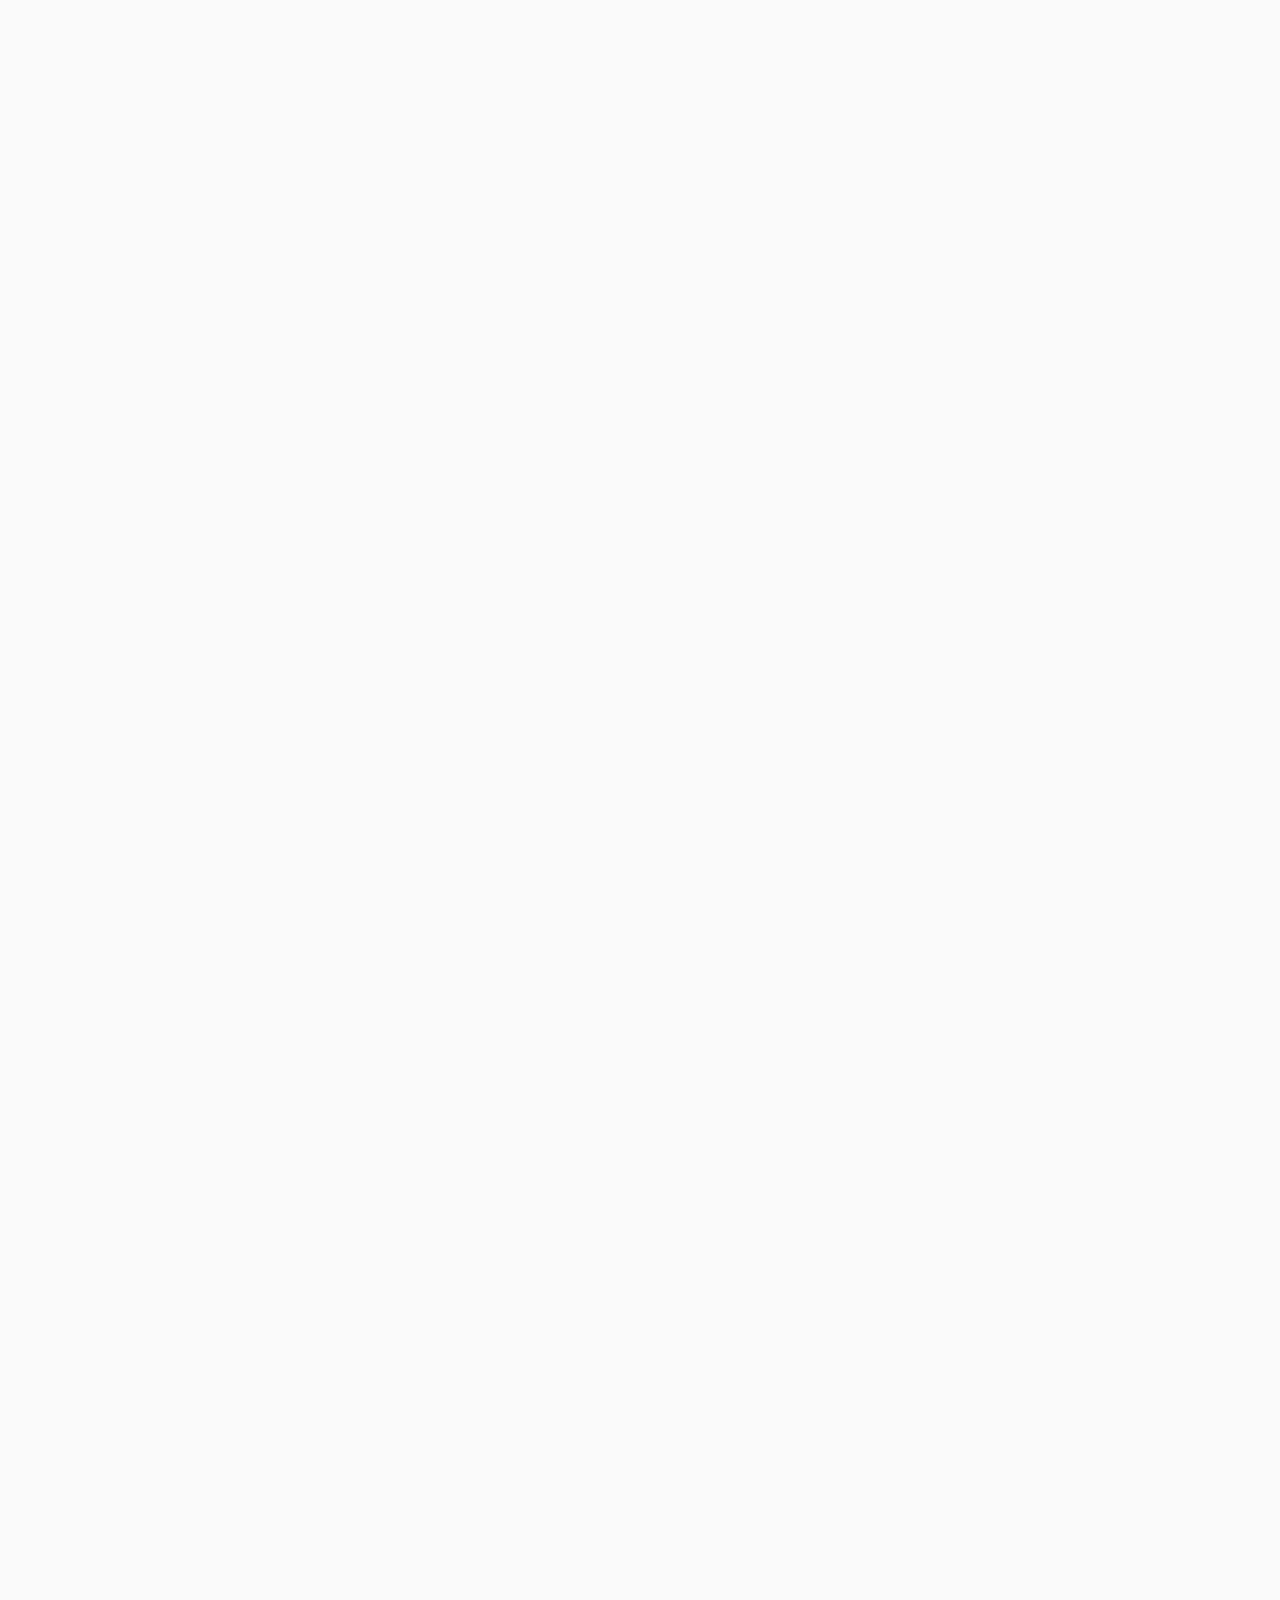
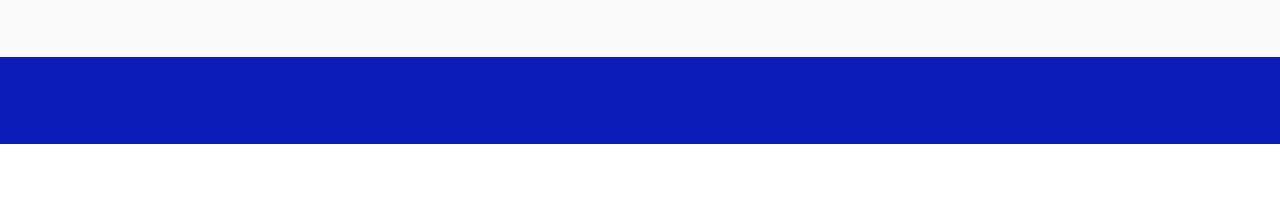
<file: RaiNewsCrimini.html>
<!DOCTYPE html>
<html  >
<head>
  <!-- Site made with Mobirise Website Builder v6.0.1, https://mobirise.com -->
  <meta charset="UTF-8">
  <meta http-equiv="X-UA-Compatible" content="IE=edge">
  <meta name="generator" content="Mobirise v6.0.1, mobirise.com">
  <meta name="viewport" content="width=device-width, initial-scale=1, minimum-scale=1">
  <link rel="shortcut icon" href="assets/images/favicon.png-128x128.png" type="image/x-icon">
  <meta name="description" content="Pagina di notizie nazionali e internazionali in tempo reale, con la massima credibilità, siamo sempre i numeri 1 in Italia.">
  
  
  <title>RaiNews I Crimini</title>
  <link rel="stylesheet" href="assets/web/assets/mobirise-icons2/mobirise2.css">
  <link rel="stylesheet" href="assets/bootstrap/css/bootstrap.min.css">
  <link rel="stylesheet" href="assets/bootstrap/css/bootstrap-grid.min.css">
  <link rel="stylesheet" href="assets/bootstrap/css/bootstrap-reboot.min.css">
  <link rel="stylesheet" href="assets/animatecss/animate.css">
  <link rel="stylesheet" href="assets/popup-overlay-plugin/style.css">
  <link rel="stylesheet" href="assets/dropdown/css/style.css">
  <link rel="stylesheet" href="assets/socicon/css/styles.css">
  <link rel="stylesheet" href="assets/theme/css/style.css">
  <link rel="preload" href="https://fonts.googleapis.com/css?family=Inter+Tight:100,200,300,400,500,600,700,800,900,100i,200i,300i,400i,500i,600i,700i,800i,900i&display=swap" as="style" onload="this.onload=null;this.rel='stylesheet'">
  <noscript><link rel="stylesheet" href="https://fonts.googleapis.com/css?family=Inter+Tight:100,200,300,400,500,600,700,800,900,100i,200i,300i,400i,500i,600i,700i,800i,900i&display=swap"></noscript>
  <link rel="preload" as="style" href="assets/mobirise/css/mbr-additional.css?v=Ibszma"><link rel="stylesheet" href="assets/mobirise/css/mbr-additional.css?v=Ibszma" type="text/css">

  
  
  

</head>
<body>
  
  <section data-bs-version="5.1" class="menu menu01 essencem5 cid-uOfw5CcRJO" once="menu" id="menu01-v">
	

	<nav class="navbar navbar-dropdown navbar-fixed-top navbar-expand-lg">
		<div class="container">
			<div class="navbar-brand">
				<span class="navbar-logo">
					
						<img src="assets/images/rai-news-24-logo-2022.svg.png" alt="" style="height: 3.5rem;">
					
				</span>
				
			</div>
			<button class="navbar-toggler" type="button" data-toggle="collapse" data-bs-toggle="collapse" data-target="#navbarSupportedContent" data-bs-target="#navbarSupportedContent" aria-controls="navbarNavAltMarkup" aria-expanded="false" aria-label="Toggle navigation">
				<div class="hamburger">
					<span></span>
					<span></span>
					<span></span>
					<span></span>
				</div>
			</button>
			<div class="collapse navbar-collapse" id="navbarSupportedContent">
				<ul class="navbar-nav nav-dropdown nav-right" data-app-modern-menu="true"><li class="nav-item">
						<a class="nav-link link text-black text-primary display-4" href="index.html">Ultime Notizie</a>
					</li>
					<li class="nav-item">
						<a class="nav-link link text-black text-primary display-4" href="RaiNewsEconomia.html" aria-expanded="false">Economia</a>
					</li><li class="nav-item"><a class="nav-link link text-black text-primary display-4" href="RaiNewsPolitica.html">Politica</a></li>
					<li class="nav-item">
						<a class="nav-link link text-black text-primary display-4" href="RaiNewsCrimini.html">Crimini</a>
					</li>
					<li class="nav-item">
						<a class="nav-link link text-black text-primary display-4" href="RaiNewsNarcotici.html">Narcotici</a>
					</li><li class="nav-item"><a class="nav-link link text-black text-primary display-4" href="RaiNewsSport.html">Sport</a></li><li class="nav-item"><a class="nav-link link text-black text-primary display-4" href="RaiNewsInternazionale.html">Internazionale</a></li></ul>
				<div class="icons-menu">
					<a class="iconfont-wrapper" href="https://www.facebook.com/RaiNews" target="_blank">
						<span class="p-2 mbr-iconfont socicon-facebook socicon"></span>
					</a>
					<a class="iconfont-wrapper" href="https://www.instagram.com/rainewsofficial/?hl=it" target="_blank">
						<span class="p-2 mbr-iconfont socicon-instagram socicon"></span>
					</a>
					<a class="iconfont-wrapper" href="https://x.com/RaiNews" target="_blank">
						<span class="p-2 mbr-iconfont socicon-mixer socicon"></span>
					</a>
					
				</div>
				
			</div>
		</div>
	</nav>
</section>

<section data-bs-version="5.1" class="features2 cid-uOfw5CwmQS" id="features2-w">
    
    
    <div class="container-fluid">
        <div class="wrapper">
            <div class="mbr-section-head">
                <h4 class="mbr-section-title mbr-fonts-style mb-3 display-2"><strong>Crimini</strong></h4>
                <p class="mbr-section-subtitle mbr-fonts-style mb-5 display-4">Le ultime novità sempre in anteprima con noi.</p>
            </div>
            <div class="row mt-4 justify-content-center">
                <div class="item features-image col-12 col-md-6 col-lg-4">
                    <div class="item-wrapper">
                        <div class="item-img">
                            <img src="assets/images/22.jpg-806x453.jpg" data-slide-to="0" data-bs-slide-to="0" alt="">
                        </div>
                        <div class="item-content mt-3">
                            <h5 class="item-title mbr-fonts-style text-uppercase display-7"><strong>Lidia Macchi, un omicidio senza colpevole</strong></h5>
                            
                            <p class="mbr-text mbr-fonts-style mt-2 display-4">Una lettera anonima, un innocente condannato e poi assolto, un’indagine lacunosa. Sono gli elementi da tenere a mente in questo cold case.
<br>
<br>Lidia Macchi ha 21 anni quando scompare nel nulla, il 5 gennaio del 1987. Frequenta il secondo anno di Giurisprudenza all’Università del Sacro Cuore di Milano. E’ una studentessa diligente, impegnata in parrocchia e nel sociale.
<br>
<br>Il giorno della sua scomparsa Lidia va a fare visita a un’amica ricoverata in ospedale, a Cittiglio, nel Varesotto. L’amica è l’ultima a vederla viva. Lidia si trattiene con lei circa mezzora, poi intorno alle 20.10 si mette alla guida della sua Fiat Panda per tornare a casa. Da quel momento di lei non si sa nulla.
<br>
<br>Due giorni dopo il corpo di Lidia viene ritrovato in un boschetto, a due passi da Varese. Dall’autopsia emerge che la ragazza è stata accoltellata 29 volte e che prima di essere uccisa ha avuto il suo primo rapporto sessuale.
<br>
<br>Nel giorno del funerale arriva ai familiari di Lidia una lettera anonima, intitolata In morte di un’amica. È una poesia dove, fra le altre cose, la vittima viene chiamata “agnello sacrificale”. La lettera viene attribuita a Stefano Binda, ex tossicodipendente e amico stretto di Lidia, con la quale frequenta la parrocchia.<br>
<br><br></p>
                        </div>
                    </div>
                </div>
                <div class="item features-image col-12 col-md-6 col-lg-4">
                    <div class="item-wrapper">
                        <div class="item-img">
                            <img src="assets/images/23.jpg-806x453.jpg" data-slide-to="1" data-bs-slide-to="1" alt="">
                        </div>
                        <div class="item-content mt-3">
                            <h5 class="item-title mbr-fonts-style text-uppercase display-7"><strong>Il delitto di Nada Cella</strong></h5>
                            
                            <p class="mbr-text mbr-fonts-style mt-2 display-4">Nada Cella è una ragazza di 25 anni. Lavora da cinque anni come segretaria nello studio del commercialista Marco Soracco, a Chiavari, in provincia di Genova. La mattina del 6 maggio di 28 anni fa, è il 6 maggio del 1996, Nada Cella viene trovata in fin di vita dal suo datore di lavoro.<br><br>&nbsp;Come ogni mattina Soracco, che vive al piano di sopra insieme alla madre, entra nel suo ufficio e trova la segretaria riversa per terra vicino alla scrivania. La ragazza muore in ospedale poche ore dopo. E’ stata colpita alla testa ripetutamente e con grande violenza con un corpo contundente da una persona che quella mattina è entrata nella sua stanza.<br><br>I primi sospetti si concentrano su Marco Soracco, poi si spostano su una conoscente del commercialista, Annalucia Cecere, insegnante, che pare abbia un debole per lui. La donna è stata vista da testimoni aggirarsi quella mattina uscire dallo studio di via Marsala, dove lavora Nada Cella. Gli investigatori vanno a casa della Cecere e trovano dei bottoni, molto simili a quello ritrovato vicino al corpo della vittima.
<br>
<br>Segue una lunga fase in cui le indagini non hanno sbocco, anche perché la scena del crimine è stata fortemente contaminata. La madre di Soracco ha perfino lavato con uno straccio la scala e il ballatoio davanti all’ufficio del figlio.<br></p>
                        </div>
                    </div>
                </div>
                <div class="item features-image col-12 col-md-6 col-lg-4">
                    <div class="item-wrapper">
                        <div class="item-img">
                            <img src="assets/images/24.jpg-806x453.jpg" data-slide-to="2" data-bs-slide-to="2" alt="">
                        </div>
                        <div class="item-content mt-3">
                            <h5 class="item-title mbr-fonts-style text-uppercase display-7"><strong>Liliana Resinovich, una nuova autopsia per svelare il segreto della morte</strong></h5>
                            
                            <p class="mbr-text mbr-fonts-style mt-2 display-4">La scomparsa
<br>Liliana Resinovich scompare il 14 dicembre del 2021. L’ultimo a vederla viva è il marito, Sebastiano Visintin.
<br>Quella mattina Liliana esce di casa con l’intenzione di buttare dei sacchi di immondizia nei bidoni della differenziata, ma non porta con sé né il cellulare, né il mazzo di chiavi. Il suo ultimo tragitto a piedi viene immortalato dalle telecamere di videosorveglianza della vicina scuola di polizia. Da quel momento di Liliana si perdono le tracce.<br><br>Il ritrovamento del corpo 
<br>
<br>A denunciare in ritardo la scomparsa è il marito, Sebastiano Visintin. Il corpo di Liliana viene ritrovato il 5 gennaio del 2022 nel parco dell’ex ospedale psichiatrico di Trieste, a meno di un chilometro da casa. Il cadavere è chiuso dentro due sacchi per i rifiuti, la testa è avvolta in due buste di plastica, intorno alla gola un cordoncino lasco. Dall’autopsia emerge che la donna è morta per scompenso cardiaco acuto. La prima ipotesi formulata è il suicidio, ma questa pista appare da subito improbabile per il modo in cui è stato ritrovato il cadavere. Possibile che abbia fatto tutto da sola? La famiglia della donna, compreso il marito, non crede a questa ipotesi e insiste per non fare archiviare il caso, ma Sebastiano Visintin poi cambia versione e parla di suicidio. L’amico intimo di Liliana, Claudio Sterpin continua a essere convinto che Liliana non si sia suicidata.<br></p>
                        </div>
                    </div>
                </div>
            </div>
        </div>

    </div>
</section>

<section data-bs-version="5.1" class="features2 cid-uOfw5CUoBG" id="features2-x">
    
    
    <div class="container-fluid">
        <div class="wrapper">
            
            <div class="row mt-4 justify-content-center">
                <div class="item features-image col-12 col-md-6 col-lg-4">
                    <div class="item-wrapper">
                        <div class="item-img">
                            <img src="assets/images/25.jpg-806x453.jpg" data-slide-to="0" data-bs-slide-to="0" alt="">
                        </div>
                        <div class="item-content mt-3">
                            <h5 class="item-title mbr-fonts-style text-uppercase display-7"><strong>Il caso dei guanti blu</strong></h5>
                            
                            <p class="mbr-text mbr-fonts-style mt-2 display-4">Tutto lasciava pensare che si trattasse di un omicidio di Camorra, ma la storia invece è un’altra. Partiamo dai fatti. Il 3 marzo del 2022 i Carabinieri trovano ad Acerra, in provincia di Napoli, una Fiat 600 in fiamme, nel cui abitacolo viene rinvenuto il corpo carbonizzato di Domenicantonio Vellega, 48 anni, con alcuni precedenti penali. All’inizio si avvalora la pista della criminalità organizzata o addirittura del suicidio, ma la verità è ben più inquietante.<br><br>&nbsp;Secondo gli investigatori, dopo una violenta lite la vittima viene tramortita nella sua casa di Marigliano dalla moglie e dall’uomo con cui la donna ha una relazione. Domenicantonio viene condotto ad Acerra con la sua auto, dove la coppia gli dà fuoco, mentre è ancora vivo, per cancellare ogni traccia. 
<br>
<br>La coppia criminale ha anche provato a depistare le indagini, avvalorando l’ipotesi di un omicidio di Camorra. In casa della vittima, a Marigliano, la coppia lascia a bella posta una pistola carica, in modo da farla ritrovare agli investigatori. Però quella pistola durante la prima perquisizione dei militari non c’era. Anche l’ipotesi del suicidio non regge: perché Domenicantonio avrebbe dovuto abbassare i due sedili anteriori della sua Fiat, se voleva soltanto uccidersi?</p>
                        </div>
                    </div>
                </div>
                <div class="item features-image col-12 col-md-6 col-lg-4">
                    <div class="item-wrapper">
                        <div class="item-img">
                            <img src="assets/images/26.jpg-806x453.jpg" data-slide-to="1" data-bs-slide-to="1" alt="">
                        </div>
                        <div class="item-content mt-3">
                            <h5 class="item-title mbr-fonts-style text-uppercase display-7"><strong>Andreea Rabciuc, il mistero della ragazza nel casolare</strong></h5>
                            
                            <p class="mbr-text mbr-fonts-style mt-2 display-4">Il caso che affrontiamo oggi si è riaperto dopo quasi due anni di buio. Andreea Rabciuc è una ragazza di 27 anni, lavora in un pub di Jesi, in provincia di Ancona. 
<br>
<br>La notte del 12 marzo del 2022 si trova in una roulotte a Montecarotto, in compagnia del fidanzato Simone Gresti e di altri due amici per una festa. Dopo una lite con il fidanzato, alle 7 del mattino Andreea si allontana a piedi e senza il cellulare, che ha lasciato nella roulotte. Da quel momento di lei si perdono le tracce. Almeno questa è la versione fornita da Simone Gresti alla madre della ragazza.<br><br>Caso Andreea Rabciuc TGR Marche 25 gennaio 2024
<br>Apri contenuto 
<br>Il caso che affrontiamo oggi si è riaperto dopo quasi due anni di buio. Andreea Rabciuc è una ragazza di 27 anni, lavora in un pub di Jesi, in provincia di Ancona.<br><br>La disperazione della madre di Andreea Rabciuc
<br>Apri contenuto 
<br>La svolta arriva il 20 gennaio scorso, quando in un casolare abbandonato a Castelplanio, a un chilometro di distanza dal luogo dove è stata avvistata l’ultima volta due anni prima, vengono trovati dei resti umani. A dare l’allarme è uno dei proprietari del casolare. I Carabinieri del Ris arrivati sul posto trovano cadavere in avanzato stato di decomposizione e alcuni indumenti, riconducibili ad Andreea Rabciuc. Solo l’esame del DNA può dare la certezza che si tratti proprio di lei.&nbsp;<br></p>
                        </div>
                    </div>
                </div>
                <div class="item features-image col-12 col-md-6 col-lg-4">
                    <div class="item-wrapper">
                        <div class="item-img">
                            <img src="assets/images/27.jpg-806x453.jpg" data-slide-to="2" data-bs-slide-to="2" alt="">
                        </div>
                        <div class="item-content mt-3">
                            <h5 class="item-title mbr-fonts-style text-uppercase display-7"><strong>Olindo e Rosa, nuove prove potrebbero scagionarli</strong></h5>
                            
                            <p class="mbr-text mbr-fonts-style mt-2 display-4">E’uno dei grandi casi della cronaca giudiziaria, conosciuto come la “strage di Erba”, un massacro avvenuto l’11 dicembre del 2006. Una vicenda che ha scosso e diviso l’opinione pubblica per la sua efferatezza. Quattro le vittime, fra cui un bambino di due anni. I coniugi Olindo Romano e Rosa Bazzi hanno ucciso, a colpi di spranga e di coltello, per le continue vessazioni subite dai vicini di casa. Con questa motivazione i coniugi sono stati condannati all’ergastolo.<br><br>Adesso, dopo 17 anni, arriva un colpo di scena: la Corte d’Appello di Brescia accoglie l’istanza di revisione del processo avanzata dagli avvocati di Olindo e Rosa, che il primo marzo saranno di nuovo in aula. Ci sono nuove prove che la Corte dovrà valutare: intercettazioni ambientali, telefoniche, audio e video, nuove consulenze, nuovi testimoni. Fra loro c’è un uomo che, secondo i legali della difesa, avrebbe riferito di una faida con un gruppo rivale individuando
<br>nella casa della strage “la base dello spaccio” nella vicina piazza del mercato. Un nuovo movente per la strage, che a questo punto poco avrebbe a che fare con l’odio dei coniugi.<br></p>
                        </div>
                    </div>
                </div>
            </div>
        </div>

    </div>
</section>

<section data-bs-version="5.1" class="features2 cid-uOfw5DeRxL" id="features2-y">
    
    
    <div class="container-fluid">
        <div class="wrapper">
            
            <div class="row mt-4 justify-content-center">
                <div class="item features-image col-12 col-md-6 col-lg-4">
                    <div class="item-wrapper">
                        <div class="item-img">
                            <img src="assets/images/28.jpg-806x453.jpg" data-slide-to="0" data-bs-slide-to="0" alt="">
                        </div>
                        <div class="item-content mt-3">
                            <h5 class="item-title mbr-fonts-style text-uppercase display-7"><strong>Antonella Di Veroli, il delitto della donna nell'armadio</strong></h5>
                            
                            <p class="mbr-text mbr-fonts-style mt-2 display-4">Nella Giornata contro la violenza sulle donne, lo scorso 25 novembre, è partito il progetto di RaiNews.it dedicato a quelle donne e ragazze uccise sulla cui sorte non è ancora stata fatta giustizia. Oppure casi che non sono stati risolti dopo tanto, troppo tempo. Dal profilo Instagram @rainewsofficial, vi stiamo raccontando le storie che potrete approfondire su queste pagine con servizi dei telegiornali d'epoca e attuali, immagini, video e documenti originali. Questa settimana il caso di Antonella Di Veroli, con le testimonianze esclusive della sorella Carla e del giornalista Flavio Maria Tassotti che, insieme a Diletta Riccelli, ha raccolto nuove prove per far ripartire le indagini.<br><br>Il caso che vi presentiamo oggi è il classico “mistero della camera chiusa”, così si definisce un delitto che avviene in un ambiente senza apparenti vie di fuga. Parliamo di un omicidio avvenuto quasi 30 anni fa, nella stanza da letto di un appartamento, a Roma, nel quartiere Monte Sacro. La vittima è Antonella Di Veroli, una donna single di 47 anni. Una commercialista dalla vita metodica e schiva. Qualcosa di veramente insolito deve essere avvenuto quell’aprile del 1994, se Antonella non si presenta al lavoro come fa tutte le mattine. I suoi amici e familiari, da quel momento, perdono le tracce della donna.<br></p>
                        </div>
                    </div>
                </div>
                <div class="item features-image col-12 col-md-6 col-lg-4">
                    <div class="item-wrapper">
                        <div class="item-img">
                            <img src="assets/images/29.jpg-806x453.jpg" data-slide-to="1" data-bs-slide-to="1" alt="">
                        </div>
                        <div class="item-content mt-3">
                            <h5 class="item-title mbr-fonts-style text-uppercase display-7"><strong>La storia di Sargonia Dankha, un "cold case" dalla Svezia all'Italia</strong></h5>
                            
                            <p class="mbr-text mbr-fonts-style mt-2 display-4">Nella Giornata contro la violenza sulle donne, lo scorso 25 novembre, è partito il progetto di RaiNews.it dedicato a quelle donne e ragazze uccise sulla cui sorte non è ancora stata fatta giustizia. Oppure casi che non sono stati risolti dopo tanto, troppo tempo. Dal profilo Instagram @rainewsofficial, vi stiamo raccontando le storie che potrete approfondire su queste pagine con servizi dei telegiornali d'epoca e attuali, immagini, video e documenti. Questa settimana il caso di Sargonia Dankha.
<br>
<br>Il “cold case” di cui vi parliamo oggi è avvenuto in Svezia e ha come vittima una ragazza svedese di origini irachene. Ma il caso è stato riaperto da poco qui in Italia.
<br>Sargonia Dankha è una studentessa di 21 anni. L’ultima volta che viene avvistata è nella sua città, Linköping, nella Svezia meridionale, il pomeriggio del 13 novembre del 1995. Per la sua scomparsa viene arrestato il compagno, Salvatore Aldobrandi, un pizzaiolo italiano all’epoca dei fatti 45enne. 
<br>
<br>Nella casa e nell’auto dell’uomo vengono trovate tracce di sangue di Sargonia. Ma per la legge svedese non si può procedere per omicidio in assenza del cadavere, così Aldobrandi viene rilasciato e ritenuto innocente, come lui si è sempre dichiarato.
<br><br>Qualche anno fa Aldobrandi ritorna a vivere in Italia, a Sanremo. Finché, lo scorso giugno , l'uomo che adesso ha 73 anni, viene arrestato e rinviato a giudizio dalla Procura di Imperia. La denuncia che fa riaprire il caso è arrivata dalla famiglia di Sargonia. L’accusa contro di lui è pesante: omicidio aggravato dai motivi abietti e futili, e occultamento di cadavere.<br></p>
                        </div>
                    </div>
                </div>
                <div class="item features-image col-12 col-md-6 col-lg-4">
                    <div class="item-wrapper">
                        <div class="item-img">
                            <img src="assets/images/30.jpg-806x453.jpg" data-slide-to="2" data-bs-slide-to="2" alt="">
                        </div>
                        <div class="item-content mt-3">
                            <h5 class="item-title mbr-fonts-style text-uppercase display-7"><strong>Alessia Rosati, scomparsa da trent'anni</strong></h5>
                            
                            <p class="mbr-text mbr-fonts-style mt-2 display-4">Il caso di Alessia Rosati si apre a Roma 30 anni fa, quando la studentessa 21enne esce di casa, il 23 luglio del 1994, per accompagnare l’amica Claudia a sostenere l’esame di maturità. A casa non tornerà più.
<br>
<br>Dopo tre giorni, Claudia riceve una lettera da Alessia. Almeno la calligrafia sembra quella dell’amica. Alessia le scrive di avere incontrato una vecchia amicizia e di avere deciso di viaggiare per l’Europa con questa persona. Di chi si tratta? Non si è mai saputo. Da allora di Alessia si sono perse completamente le tracce.<br><br>Il caso viene archiviato come allontanamento volontario, ma di recente la procura di Roma ha aperto un fascicolo per vederci chiaro. Ci sono diverse incongruenze nella lettera che Alessia ha spedito a Claudia, elementi che potrebbero far pensare a un depistaggio o a una messinscena. Inoltre, c’è chi negli ultimi anni ha avanzato l’ipotesi di possibili collegamenti tra la scomparsa di Alessia e i casi di Emanuela Orlandi e Mirella Gregori, scomparse undici anni prima.<br></p>
                        </div>
                    </div>
                </div>
            </div>
        </div>

    </div>
</section>

<section data-bs-version="5.1" class="features2 cid-uOfw5DA9ds" id="features2-z">
    
    
    <div class="container-fluid">
        <div class="wrapper">
            
            <div class="row mt-4 justify-content-center">
                <div class="item features-image col-12 col-md-6 col-lg-4">
                    <div class="item-wrapper">
                        <div class="item-img">
                            <img src="assets/images/32.jpg-806x424.jpg" data-slide-to="0" data-bs-slide-to="0" alt="">
                        </div>
                        <div class="item-content mt-3">
                            <h5 class="item-title mbr-fonts-style text-uppercase display-7"><strong>Giulia Tramontano, avvelenata e poi uccisa con il bimbo che aveva in grembo</strong></h5>
                            
                            <p class="mbr-text mbr-fonts-style mt-2 display-4">Oggi vi parliamo di un caso di femminicidio dal quale traspare tanta crudeltà
<br>e doppiezza.
<br>Alessandro Impagnatiello è un barman di 30 anni. Lavora in un hotel di lusso di Milano. La sera del 27 maggio 2023 accoltella e uccide la convivente, Giulia Tramontano, 29 anni, incinta di sette mesi. Compie il delitto nella loro casa di Senago, a nord di Milano. Sferra contro di lei 37 coltellate, poi tenta di darle fuoco nella vasca da bagno.
<br><br>Dopo quattro giorni di ricerche il corpo di Giulia viene trovato, coperto da buste di plastica, non lontano dalla casa della coppia. E’ lo stesso Impagnatiello a indicare ai carabinieri dove ha nascosto il cadavere, dopo avere confessato l’omicidio.<br><br>Giulia aveva scoperto che il suo convivente aveva una relazione parallela con una collega di lavoro. Proprio il giorno in cui viene uccisa, Giulia incontra
<br>l’altra donna per avere conferma da lei della relazione. Quando torna a casa scoppia il litigio e Impagnatiello la uccide.
<br>L’autopsia sul corpo di Giulia Tramontano rivela tracce di topicida nel sangue suo e del feto che porta in grembo. Il barman ha tentato di avvelenare la
<br>convivente incinta, effettuando anche specifiche ricerche su internet.<br></p>
                        </div>
                    </div>
                </div>
                <div class="item features-image col-12 col-md-6 col-lg-4">
                    <div class="item-wrapper">
                        <div class="item-img">
                            <img src="assets/images/33.jpg-806x453.jpg" data-slide-to="1" data-bs-slide-to="1" alt="">
                        </div>
                        <div class="item-content mt-3">
                            <h5 class="item-title mbr-fonts-style text-uppercase display-7"><strong>Omicidio di Sibòra Gagani. La verità dopo quasi 10 anni</strong></h5>
                            
                            <p class="mbr-text mbr-fonts-style mt-2 display-4">Nella Giornata contro la violenza sulle donne, lo scorso 25 novembre, è partito il progetto di RaiNews.it dedicato a quelle donne e ragazze uccise sulla cui sorte non è ancora stata fatta giustizia. Oppure casi che non sono stati risolti dopo tanto, troppo tempo. Dal profilo Instagram @rainewsofficial, vi racconteremo le storie che potrete approfondire su queste pagine con servizi dei telegiornali d'epoca e attuali, immagini, video e documenti. Questa settimana il caso di Sibora Gagani.<br><br>Un “cold case” risolto dopo quasi dieci anni di buio. Sibòra Gagani è una ragazza di origini italo-albanesi. Vive a Nettuno, dove fa la barista. A 18 anni incontra Marco Gaio Romeo, che di anni ne ha 31. La madre di Sibòra, Elisabetta, dice che sua figlia è molto innamorata dell’uomo, che però a lei non è mai piaciuto.
<br>
<br>Il trasferimento in Andalusia e la scomparsa
<br>Nel 2011 Sibòra decide di seguire il compagno a Torremolinos, sulla Costa del Sol, in Andalusia. Sua madre, qualche anno dopo, la va a trovare e assiste a violente litigate tra lei e il suo convivente. Marco Romeo è un tipo geloso e possessivo. Sibòra si sente sempre più oppressa dai suoi comportamenti persecutori fino a decidere di mettere fine alla relazione. Da luglio 2014 di Sibora si perdono le tracce. Marco Romeo telefona alla madre della ragazza per dirle che sua figlia è andata via di casa, dopo l’ennesima litigata. Ma Elisabetta non crede alle parole dell’uomo.<br></p>
                        </div>
                    </div>
                </div>
                <div class="item features-image col-12 col-md-6 col-lg-4">
                    <div class="item-wrapper">
                        <div class="item-img">
                            <img src="assets/images/34.jpg-806x453.jpg" data-slide-to="2" data-bs-slide-to="2" alt="">
                        </div>
                        <div class="item-content mt-3">
                            <h5 class="item-title mbr-fonts-style text-uppercase display-7"><strong>Omicidio Serena Mollicone, 22 anni di misteri</strong></h5>
                            
                            <p class="mbr-text mbr-fonts-style mt-2 display-4">Nella Giornata contro la violenza sulle donne, parte il progetto di RaiNews.it dedicato a quelle donne e ragazze uccise sulla cui sorte non è ancora stata fatta giustizia. Dal profilo Instagram @rainewsofficial, vi racconteremo le storie che potrete approfondire su queste pagine con servizi del telegiornale d'epoca e attuali, immagini, video e documenti. Questa settimana il caso di Serena Mollicone. 
<br>
<br>Serena Mollicone ha 18 anni e vive ad Arce, un piccolo comune del Frusinate.
<br>
<br>La mattina del 1 giugno 2001 esce di casa per fare una radiografia ai denti e non torna più a casa. La mattina di due giorni dopo viene trovato un cadavere in un bosco nei dintorni di Arce. È il corpo di Serena. Qualcuno ha tentato di nasconderlo sotto le foglie e dietro un bidone abbandonato. La testa ha una ferita sul sopracciglio sinistro ed è avvolta in un sacchetto di plastica. Mani, piedi e bocca sono avvolti dal nastro adesivo.<br><br>L’11 aprile 2008 Santino Tuzi, carabiniere della caserma di Arce, si toglie la vita con un colpo di pistola. Il brigadiere qualche giorno prima ha raccontato agli inquirenti che il giorno della scomparsa di Serena, una ragazza molto simile a lei, è entrata in caserma intorno alle 11 e non è più uscita. Tre anni dopo vengono iscritti nel registro degli indagati l’ex comandante della stazione dei Carabinieri di Arce, Franco Mottola, la moglie Annamaria e il figlio Marco. L’accusa è di omicidio volontario e occultamento di cadavere.<br></p>
                        </div>
                    </div>
                </div>
            </div>
        </div>

    </div>
</section>

<section data-bs-version="5.1" class="talkm5 footer2 cid-uOfw5DYoM9" once="footers" id="footer2-10">

	

	

	<div class="container">
		<div class="media-container-row align-center mbr-white">
			<div class="col-12">
				<p class="mbr-text mb-0 mbr-fonts-style display-7">
					© Copyright 2025 RaiNews Fast - All Rights Reserved
				</p>
			</div>
		</div></div></section><section class="display-7" style="padding: 0;align-items: center;justify-content: center;flex-wrap: wrap;    align-content: center;display: flex;position: relative;height: 4rem;"><a href="https://mobiri.se/2239471" style="flex: 1 1;height: 4rem;position: absolute;width: 100%;z-index: 1;"><img alt="" style="height: 4rem;" src="[data-uri]"></a><p style="margin: 0;text-align: center;" class="display-7">&#8204;</p><a style="z-index:1" href="https://mobirise.com/html-builder.html">HTML Website Creator</a></section><script src="assets/bootstrap/js/bootstrap.bundle.min.js"></script>  <script src="assets/smoothscroll/smooth-scroll.js"></script>  <script src="assets/ytplayer/index.js"></script>  <script src="assets/dropdown/js/navbar-dropdown.js"></script>  <script src="assets/theme/js/script.js"></script>  
  
  
 <div id="scrollToTop" class="scrollToTop mbr-arrow-up"><a style="text-align: center;"><i class="mbr-arrow-up-icon mbr-arrow-up-icon-cm cm-icon cm-icon-smallarrow-up"></i></a></div>
    <input name="animation" type="hidden">
  
</body>
</html>
</file>
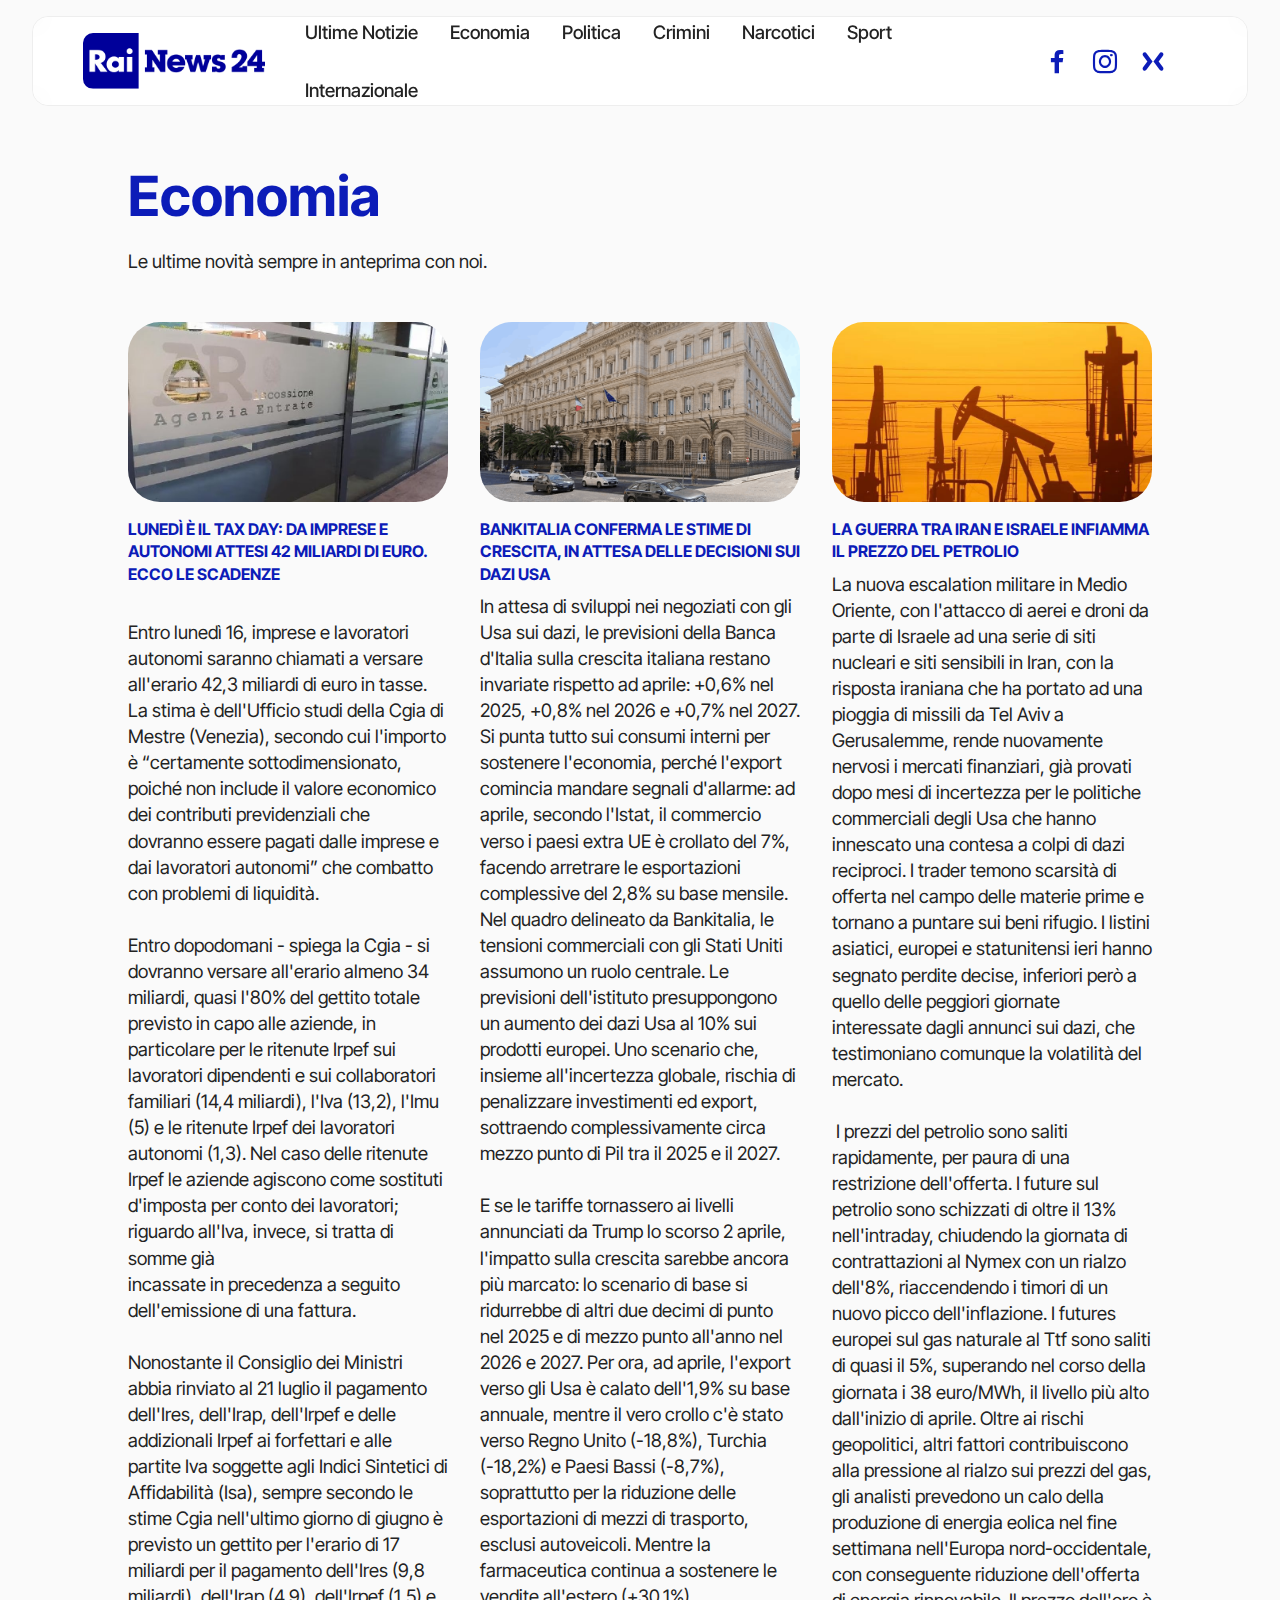
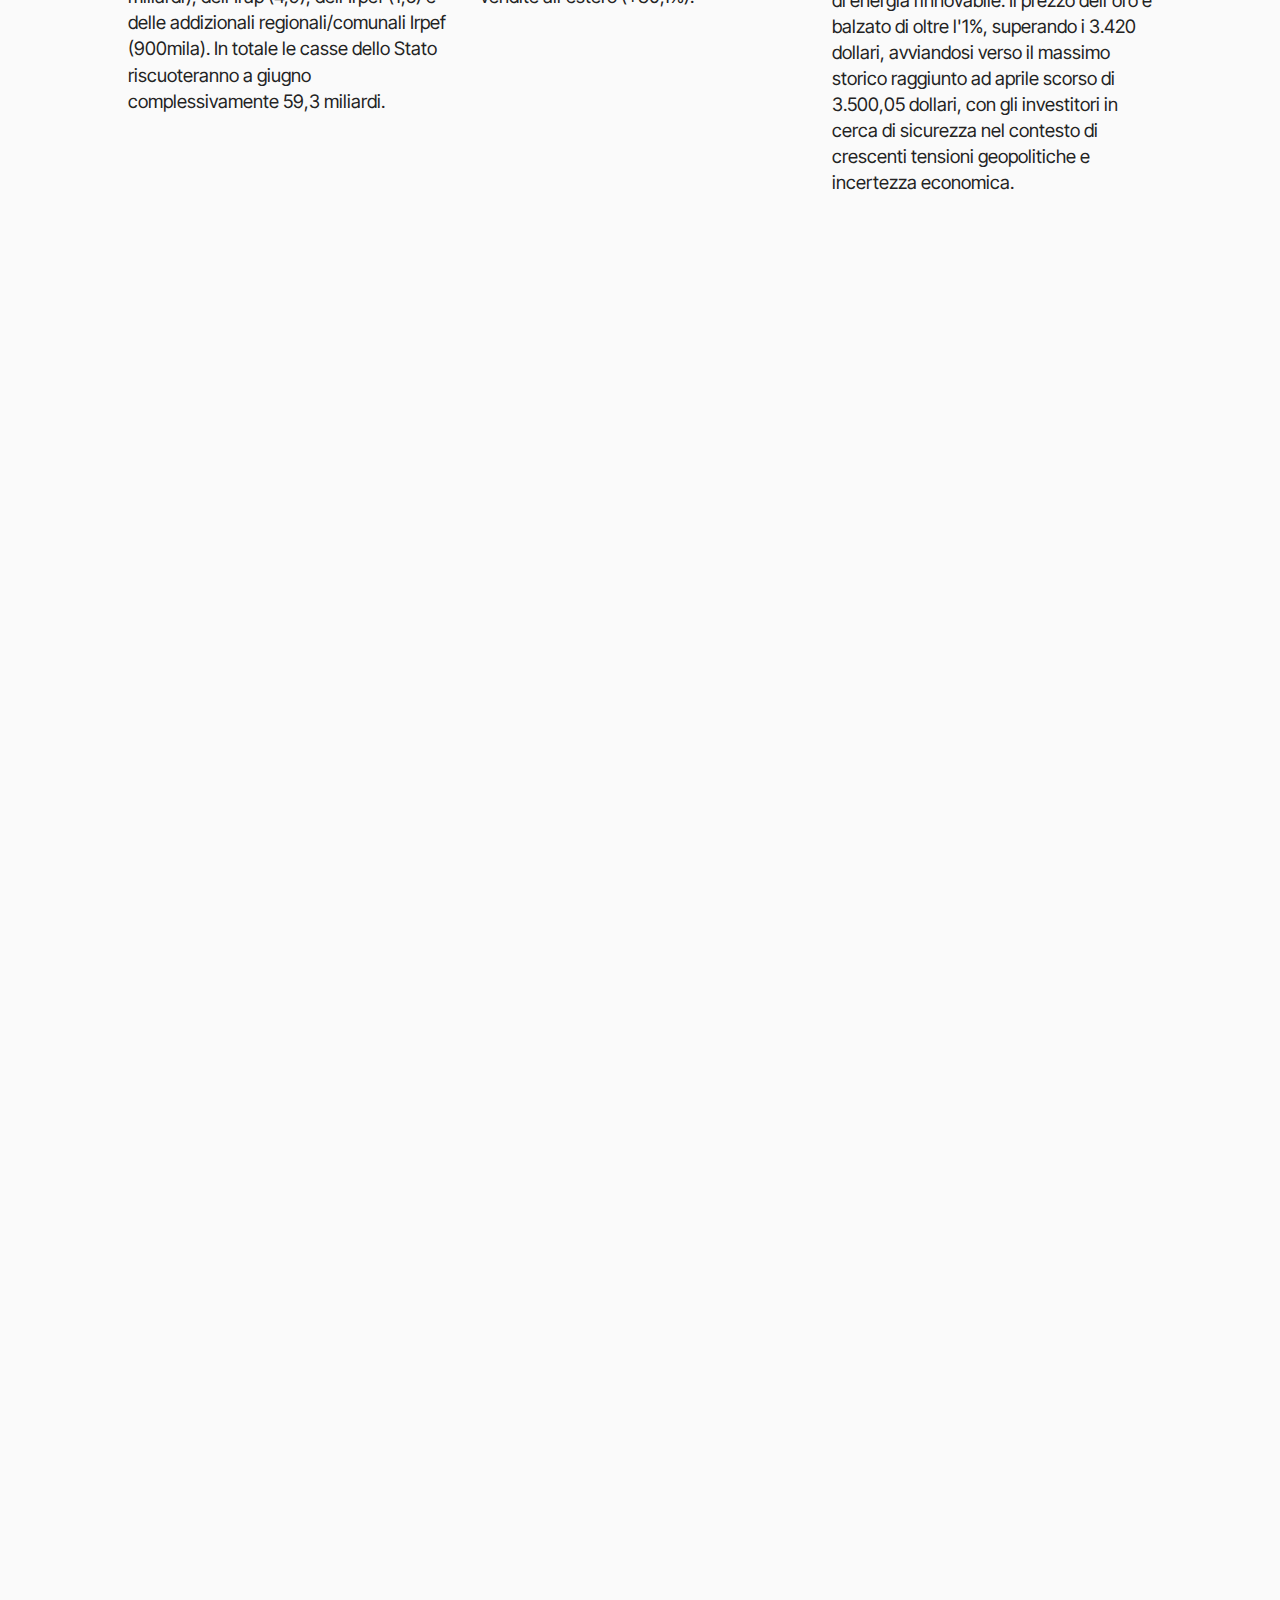
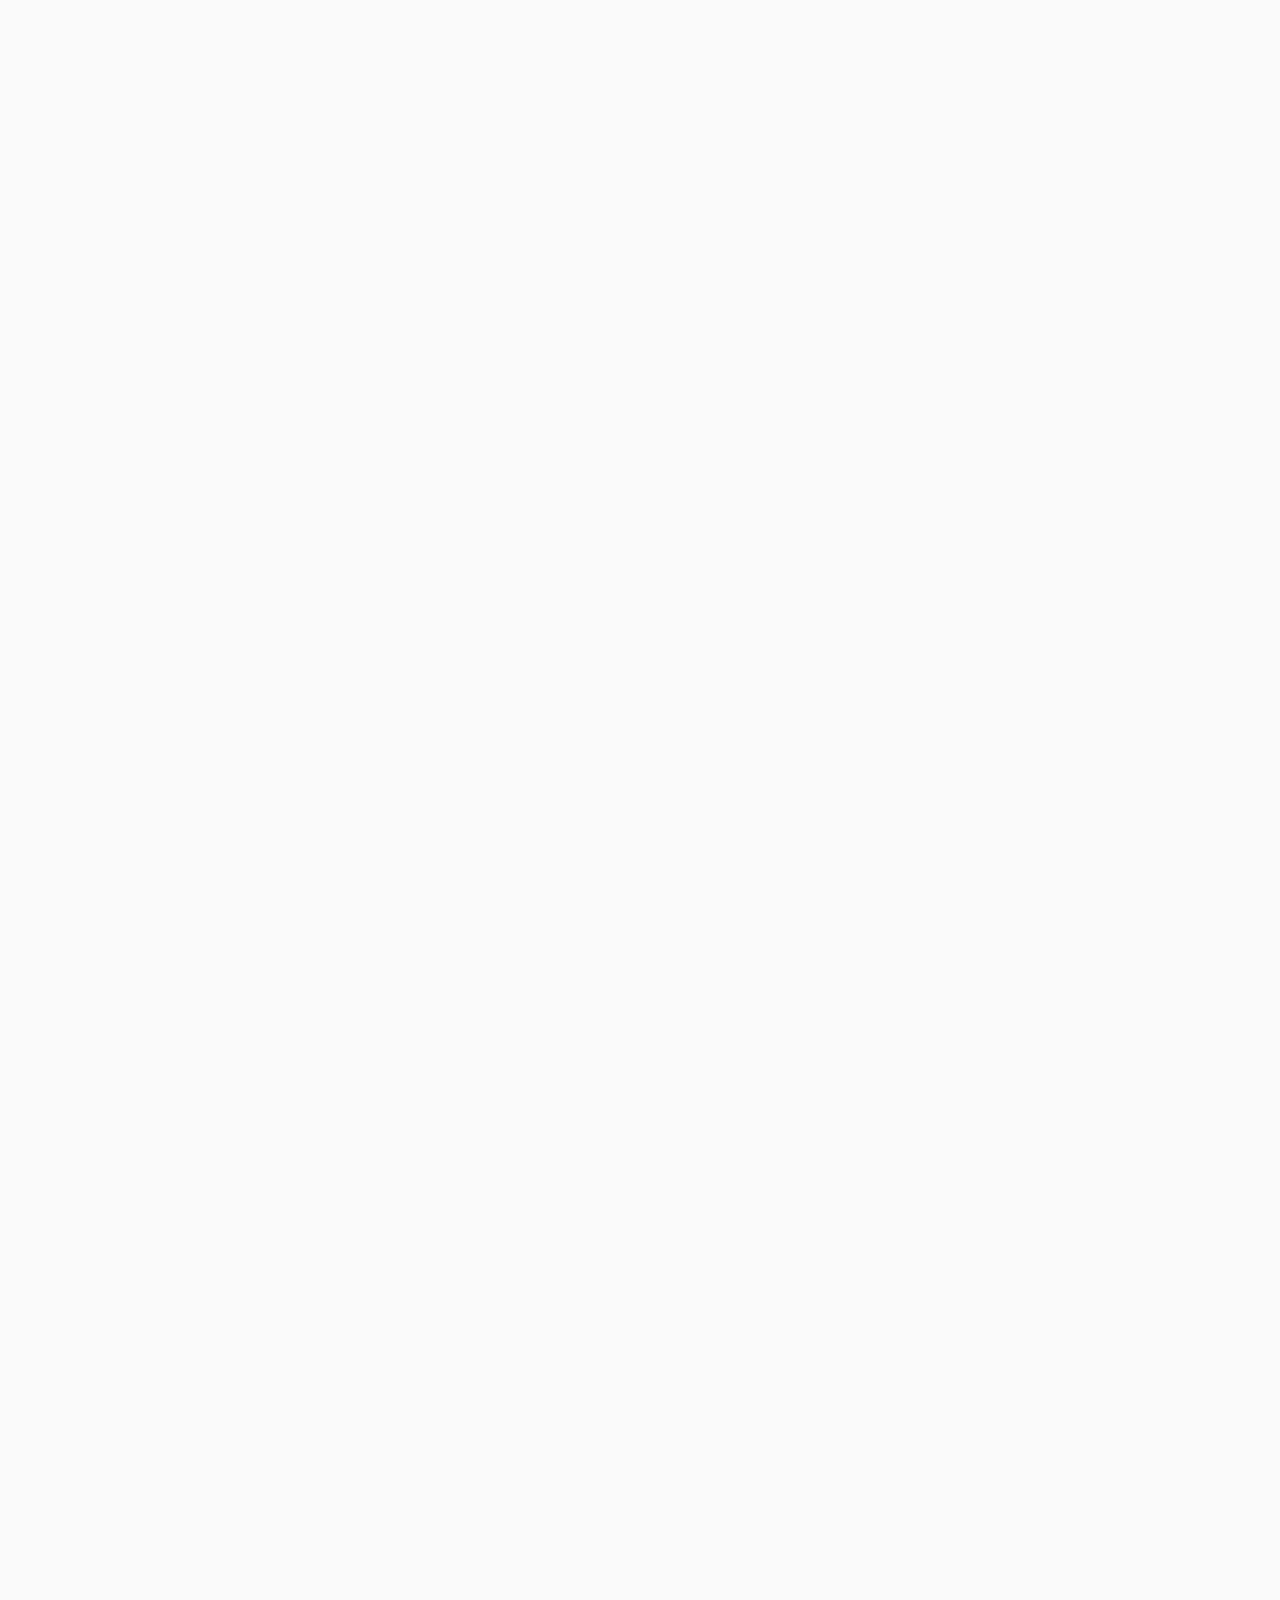
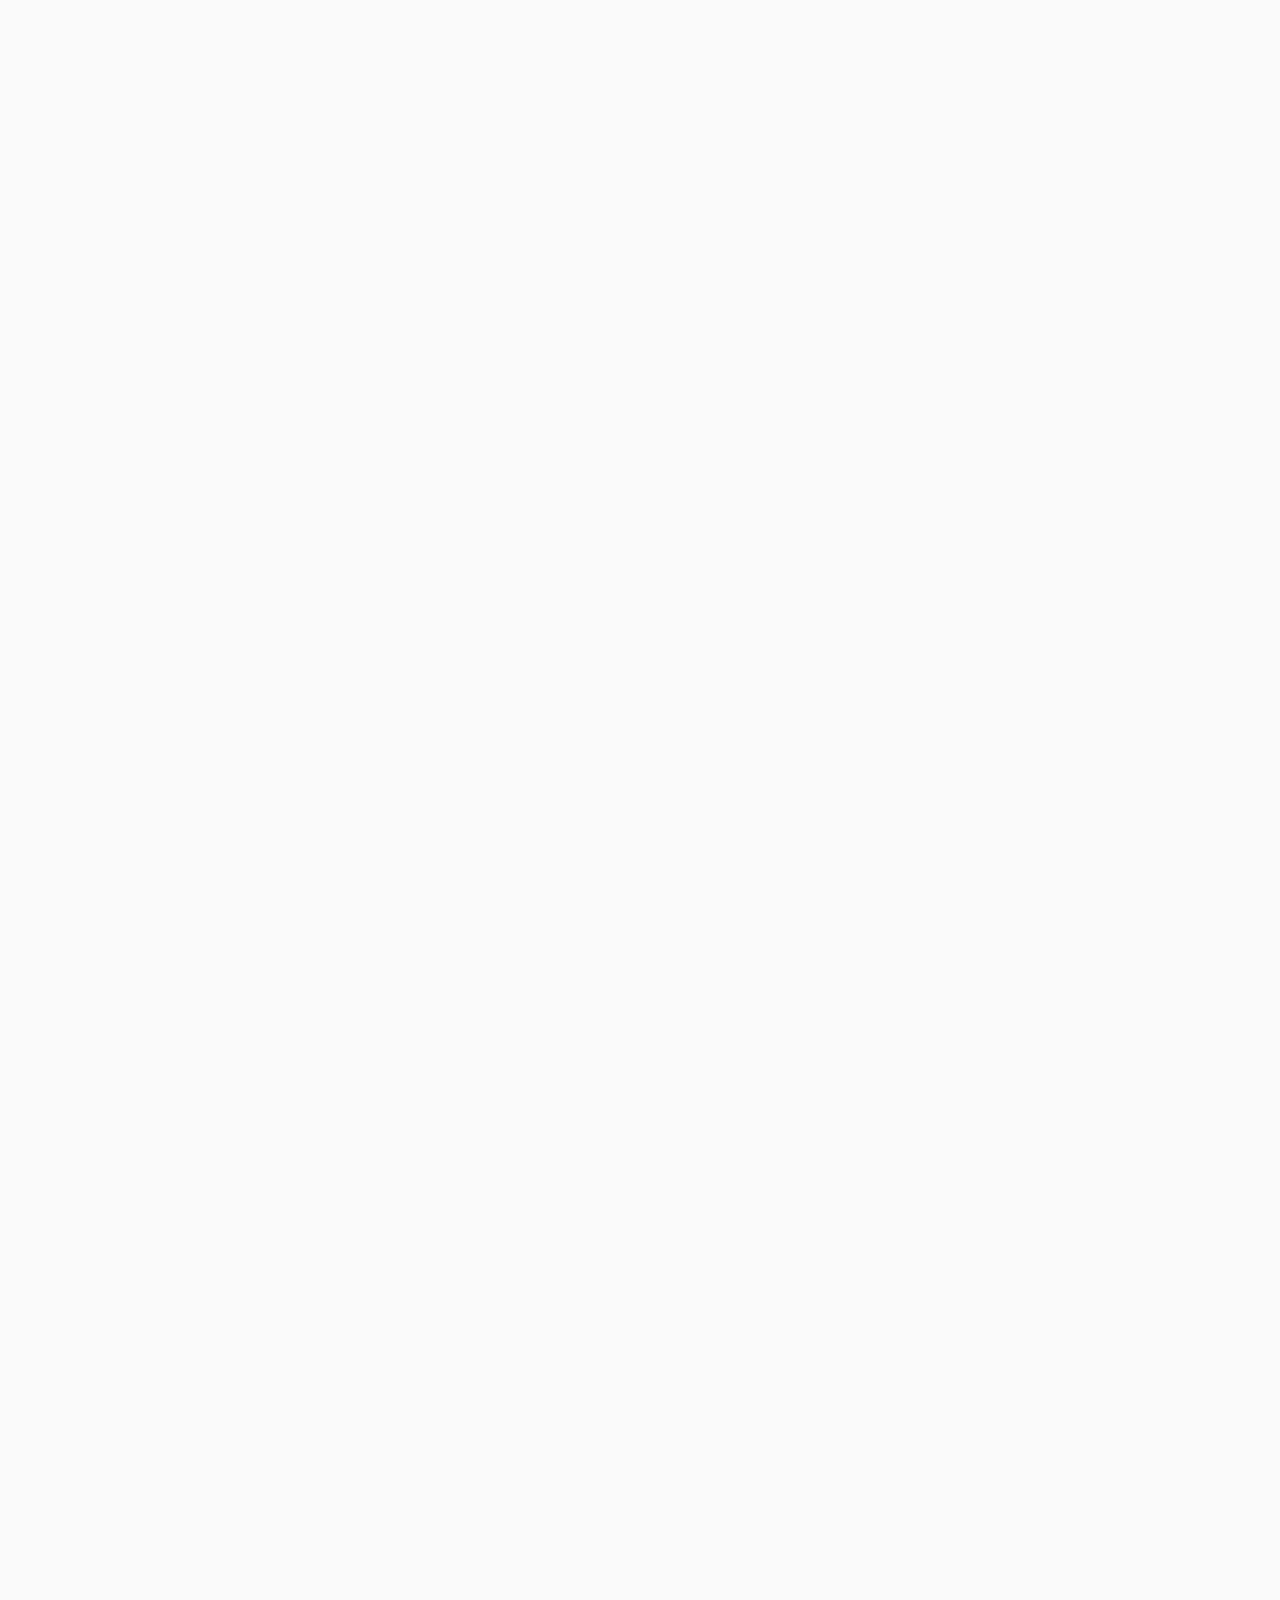
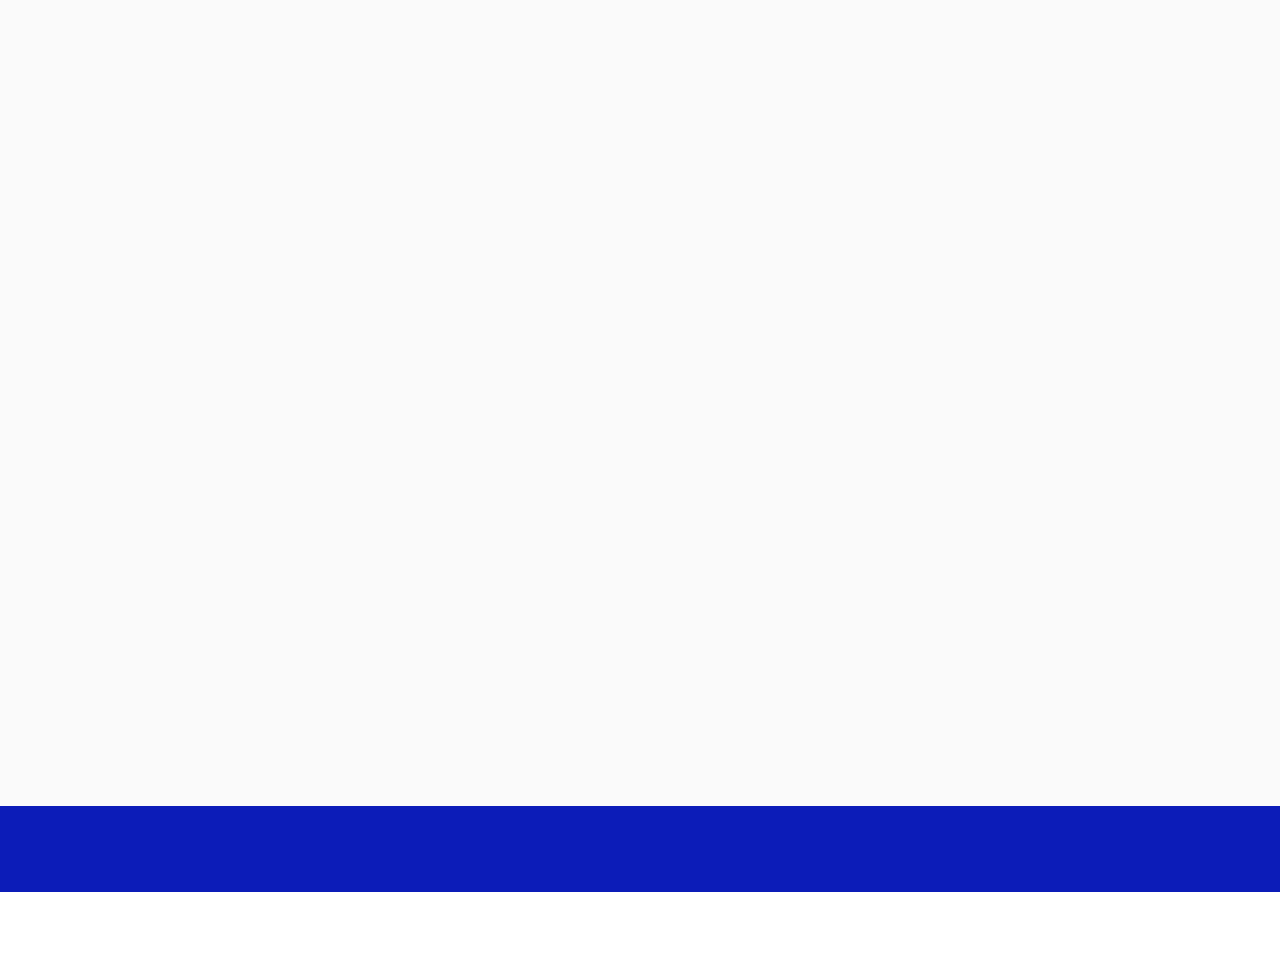
<file: RaiNewsEconomia.html>
<!DOCTYPE html>
<html  >
<head>
  <!-- Site made with Mobirise Website Builder v6.0.1, https://mobirise.com -->
  <meta charset="UTF-8">
  <meta http-equiv="X-UA-Compatible" content="IE=edge">
  <meta name="generator" content="Mobirise v6.0.1, mobirise.com">
  <meta name="viewport" content="width=device-width, initial-scale=1, minimum-scale=1">
  <link rel="shortcut icon" href="assets/images/favicon.png-128x128.png" type="image/x-icon">
  <meta name="description" content="Pagina di notizie nazionali e internazionali in tempo reale, con la massima credibilità, siamo sempre i numeri 1 in Italia.">
  
  
  <title>RaiNews I Economia</title>
  <link rel="stylesheet" href="assets/web/assets/mobirise-icons2/mobirise2.css">
  <link rel="stylesheet" href="assets/bootstrap/css/bootstrap.min.css">
  <link rel="stylesheet" href="assets/bootstrap/css/bootstrap-grid.min.css">
  <link rel="stylesheet" href="assets/bootstrap/css/bootstrap-reboot.min.css">
  <link rel="stylesheet" href="assets/animatecss/animate.css">
  <link rel="stylesheet" href="assets/popup-overlay-plugin/style.css">
  <link rel="stylesheet" href="assets/dropdown/css/style.css">
  <link rel="stylesheet" href="assets/socicon/css/styles.css">
  <link rel="stylesheet" href="assets/theme/css/style.css">
  <link rel="preload" href="https://fonts.googleapis.com/css?family=Inter+Tight:100,200,300,400,500,600,700,800,900,100i,200i,300i,400i,500i,600i,700i,800i,900i&display=swap" as="style" onload="this.onload=null;this.rel='stylesheet'">
  <noscript><link rel="stylesheet" href="https://fonts.googleapis.com/css?family=Inter+Tight:100,200,300,400,500,600,700,800,900,100i,200i,300i,400i,500i,600i,700i,800i,900i&display=swap"></noscript>
  <link rel="preload" as="style" href="assets/mobirise/css/mbr-additional.css?v=Lwpmqi"><link rel="stylesheet" href="assets/mobirise/css/mbr-additional.css?v=Lwpmqi" type="text/css">

  
  
  

</head>
<body>
  
  <section data-bs-version="5.1" class="menu menu01 essencem5 cid-uOf8Km9RVX" once="menu" id="menu01-p">
	

	<nav class="navbar navbar-dropdown navbar-fixed-top navbar-expand-lg">
		<div class="container">
			<div class="navbar-brand">
				<span class="navbar-logo">
					
						<img src="assets/images/rai-news-24-logo-2022.svg.png" alt="" style="height: 3.5rem;">
					
				</span>
				
			</div>
			<button class="navbar-toggler" type="button" data-toggle="collapse" data-bs-toggle="collapse" data-target="#navbarSupportedContent" data-bs-target="#navbarSupportedContent" aria-controls="navbarNavAltMarkup" aria-expanded="false" aria-label="Toggle navigation">
				<div class="hamburger">
					<span></span>
					<span></span>
					<span></span>
					<span></span>
				</div>
			</button>
			<div class="collapse navbar-collapse" id="navbarSupportedContent">
				<ul class="navbar-nav nav-dropdown nav-right" data-app-modern-menu="true"><li class="nav-item">
						<a class="nav-link link text-black text-primary display-4" href="index.html">Ultime Notizie</a>
					</li>
					<li class="nav-item">
						<a class="nav-link link text-black text-primary display-4" href="RaiNewsEconomia.html" aria-expanded="false">Economia</a>
					</li><li class="nav-item"><a class="nav-link link text-black text-primary display-4" href="RaiNewsPolitica.html">Politica</a></li>
					<li class="nav-item">
						<a class="nav-link link text-black text-primary display-4" href="RaiNewsCrimini.html">Crimini</a>
					</li>
					<li class="nav-item">
						<a class="nav-link link text-black text-primary display-4" href="RaiNewsNarcotici.html">Narcotici</a>
					</li><li class="nav-item"><a class="nav-link link text-black text-primary display-4" href="RaiNewsSport.html">Sport</a></li><li class="nav-item"><a class="nav-link link text-black text-primary display-4" href="RaiNewsInternazionale.html">Internazionale</a></li></ul>
				<div class="icons-menu">
					<a class="iconfont-wrapper" href="https://www.facebook.com/RaiNews" target="_blank">
						<span class="p-2 mbr-iconfont socicon-facebook socicon"></span>
					</a>
					<a class="iconfont-wrapper" href="https://www.instagram.com/rainewsofficial/?hl=it" target="_blank">
						<span class="p-2 mbr-iconfont socicon-instagram socicon"></span>
					</a>
					<a class="iconfont-wrapper" href="https://x.com/RaiNews" target="_blank">
						<span class="p-2 mbr-iconfont socicon-mixer socicon"></span>
					</a>
					
				</div>
				
			</div>
		</div>
	</nav>
</section>

<section data-bs-version="5.1" class="features2 cid-uOf8Kmvb1Y" id="features2-q">
    
    
    <div class="container-fluid">
        <div class="wrapper">
            <div class="mbr-section-head">
                <h4 class="mbr-section-title mbr-fonts-style mb-3 display-2"><strong>Economia</strong></h4>
                <p class="mbr-section-subtitle mbr-fonts-style mb-5 display-4">Le ultime novità sempre in anteprima con noi.</p>
            </div>
            <div class="row mt-4 justify-content-center">
                <div class="item features-image col-12 col-md-6 col-lg-4">
                    <div class="item-wrapper">
                        <div class="item-img">
                            <img src="assets/images/9999.jpg-806x453.jpg" data-slide-to="0" data-bs-slide-to="0" alt="">
                        </div>
                        <div class="item-content mt-3">
                            <h5 class="item-title mbr-fonts-style text-uppercase display-7"><strong>Lunedì è il Tax Day: da imprese e autonomi attesi 42 miliardi di euro. Ecco le scadenze</strong></h5>
                            
                            <p class="mbr-text mbr-fonts-style mt-2 display-4"><br>Entro lunedì 16, imprese e lavoratori autonomi saranno chiamati a versare all'erario 42,3 miliardi di euro in tasse. La stima è dell'Ufficio studi della Cgia di Mestre (Venezia), secondo cui l'importo è “certamente sottodimensionato, poiché non include il valore economico dei contributi previdenziali che dovranno essere pagati dalle imprese e dai lavoratori autonomi” che combatto con problemi di liquidità.
<br>
<br>Entro dopodomani - spiega la Cgia - si dovranno versare all'erario almeno 34 miliardi, quasi l'80% del gettito totale previsto in capo alle aziende, in particolare per le ritenute Irpef sui lavoratori dipendenti e sui collaboratori familiari (14,4 miliardi), l'Iva (13,2), l'Imu (5) e le ritenute Irpef dei lavoratori autonomi (1,3). Nel caso delle ritenute Irpef le aziende agiscono come sostituti d'imposta per conto dei lavoratori; riguardo all'Iva, invece, si tratta di somme già
<br>incassate in precedenza a seguito dell'emissione di una fattura.
<br>
<br>Nonostante il Consiglio dei Ministri abbia rinviato al 21 luglio il pagamento dell'Ires, dell'Irap, dell'Irpef e delle addizionali Irpef ai forfettari e alle partite Iva soggette agli Indici Sintetici di Affidabilità (Isa), sempre secondo le stime Cgia nell'ultimo giorno di giugno è previsto un gettito per l'erario di 17 miliardi per il pagamento dell'Ires (9,8 miliardi), dell'Irap (4,9), dell'Irpef (1,5) e delle addizionali regionali/comunali Irpef (900mila). In totale le casse dello Stato riscuoteranno a giugno complessivamente 59,3 miliardi. 
<br>
<br><br></p>
                        </div>
                    </div>
                </div>
                <div class="item features-image col-12 col-md-6 col-lg-4">
                    <div class="item-wrapper">
                        <div class="item-img">
                            <img src="assets/images/12.png-806x453.png" data-slide-to="1" data-bs-slide-to="1" alt="">
                        </div>
                        <div class="item-content mt-3">
                            <h5 class="item-title mbr-fonts-style text-uppercase display-7"><strong>Bankitalia conferma le stime di crescita, in attesa delle decisioni sui dazi Usa</strong></h5>
                            
                            <p class="mbr-text mbr-fonts-style mt-2 display-4">In attesa di sviluppi nei negoziati con gli Usa sui dazi, le previsioni della Banca d'Italia sulla crescita italiana restano invariate rispetto ad aprile: +0,6% nel 2025, +0,8% nel 2026 e +0,7% nel 2027. Si punta tutto sui consumi interni per sostenere l'economia, perché l'export comincia mandare segnali d'allarme: ad aprile, secondo l'Istat, il commercio verso i paesi extra UE è crollato del 7%, facendo arretrare le esportazioni complessive del 2,8% su base mensile. Nel quadro delineato da Bankitalia, le tensioni commerciali con gli Stati Uniti assumono un ruolo centrale. Le previsioni dell'istituto presuppongono un aumento dei dazi Usa al 10% sui prodotti europei. Uno scenario che, insieme all'incertezza globale, rischia di penalizzare investimenti ed export, sottraendo complessivamente circa mezzo punto di Pil tra il 2025 e il 2027. 
<br>
<br>E se le tariffe tornassero ai livelli annunciati da Trump lo scorso 2 aprile, l'impatto sulla crescita sarebbe ancora più marcato: lo scenario di base si ridurrebbe di altri due decimi di punto nel 2025 e di mezzo punto all'anno nel 2026 e 2027. Per ora, ad aprile, l'export verso gli Usa è calato dell'1,9% su base annuale, mentre il vero crollo c'è stato verso Regno Unito (-18,8%), Turchia (-18,2%) e Paesi Bassi (-8,7%), soprattutto per la riduzione delle esportazioni di mezzi di trasporto, esclusi autoveicoli. Mentre la farmaceutica continua a sostenere le vendite all'estero (+30,1%).&nbsp;<br></p>
                        </div>
                    </div>
                </div>
                <div class="item features-image col-12 col-md-6 col-lg-4">
                    <div class="item-wrapper">
                        <div class="item-img">
                            <img src="assets/images/13.jpg-806x453.jpg" data-slide-to="2" data-bs-slide-to="2" alt="">
                        </div>
                        <div class="item-content mt-3">
                            <h5 class="item-title mbr-fonts-style text-uppercase display-7"><strong>La guerra tra Iran e Israele infiamma il prezzo del petrolio</strong></h5>
                            
                            <p class="mbr-text mbr-fonts-style mt-2 display-4">La nuova escalation militare in Medio Oriente, con l'attacco di aerei e droni da parte di Israele ad una serie di siti nucleari e siti sensibili in Iran, con la risposta iraniana che ha portato ad una pioggia di missili da Tel Aviv a Gerusalemme, rende nuovamente nervosi i mercati finanziari, già provati dopo mesi di incertezza per le politiche commerciali degli Usa che hanno innescato una contesa a colpi di dazi reciproci. I trader temono scarsità di offerta nel campo delle materie prime e tornano a puntare sui beni rifugio. I listini asiatici, europei e statunitensi ieri hanno segnato perdite decise, inferiori però a quello delle peggiori giornate interessate dagli annunci sui dazi, che testimoniano comunque la volatilità del mercato.<br><br>&nbsp;I prezzi del petrolio sono saliti rapidamente, per paura di una restrizione dell'offerta. I future sul petrolio sono schizzati di oltre il 13% nell'intraday, chiudendo la giornata di contrattazioni al Nymex con un rialzo dell'8%, riaccendendo i timori di un nuovo picco dell'inflazione. I futures europei sul gas naturale al Ttf sono saliti di quasi il 5%, superando nel corso della giornata i 38 euro/MWh, il livello più alto dall'inizio di aprile. Oltre ai rischi geopolitici, altri fattori contribuiscono alla pressione al rialzo sui prezzi del gas, gli analisti prevedono un calo della produzione di energia eolica nel fine settimana nell'Europa nord-occidentale, con conseguente riduzione dell'offerta di energia rinnovabile. Il prezzo dell'oro è balzato di oltre l'1%, superando i 3.420 dollari, avviandosi verso il massimo storico raggiunto ad aprile scorso di 3.500,05 dollari, con gli investitori in cerca di sicurezza nel contesto di crescenti tensioni geopolitiche e incertezza economica. <br></p>
                        </div>
                    </div>
                </div>
            </div>
        </div>

    </div>
</section>

<section data-bs-version="5.1" class="features2 cid-uOf8KmT41w" id="features2-r">
    
    
    <div class="container-fluid">
        <div class="wrapper">
            
            <div class="row mt-4 justify-content-center">
                <div class="item features-image col-12 col-md-6 col-lg-4">
                    <div class="item-wrapper">
                        <div class="item-img">
                            <img src="assets/images/14.jpg-806x453.jpg" data-slide-to="0" data-bs-slide-to="0" alt="">
                        </div>
                        <div class="item-content mt-3">
                            <h5 class="item-title mbr-fonts-style text-uppercase display-7"><strong>L'attacco all'Iran scuote le Borse, balzo del prezzo del petrolio</strong></h5>
                            
                            <p class="mbr-text mbr-fonts-style mt-2 display-4">Borse europee molto nervose dopo l'attacco di Israele all'Iran. I listini principali sono tutti negativi: Milano -1,28%, cali superiori al punto percentuale anche per Francoforte e Parigi. Resiste meglio Londra, -0,39%, perché in quel listino pesano molto i titoli petroliferi.
<br>
<br>Effetto del balzo del prezzo del petrolio dopo gli attacchi di Israele all'Iran. Il Brent, riferimento per l'Europa, sale di quasi il 6%, è scambiato a 73,5 dollari al barile, dopo aver toccato nella notte i 78 dollari.
<br>
<br>Sale del 4,7% % anche il gas alla Borsa di Amsterdam, che sfiora i 38 euro al megawattora.
<br>
<br>C'è poi una corsa ai beni rifugio. Sale il franco svizzero, superando quota 1,06 nei confronti dell'euro, recupera il dollaro dopo i cali degli ultimi due giorni e torna a correre l'oro, con un prezzo spot sopra i 3.420 dollari all'oncia.
<br>
<br>Mentre a Wall Street i listini sono in rosso, ma corrono i titoli delle grandi aziende produttrici di armamenti, come Lockheed Martini e Northrop Grumman.</p>
                        </div>
                    </div>
                </div>
                <div class="item features-image col-12 col-md-6 col-lg-4">
                    <div class="item-wrapper">
                        <div class="item-img">
                            <img src="assets/images/the-pillars-of-hercules-monument-on-the-gibraltar-rock-on-news-photo-1677586646.jpg-1011x674.jpeg" data-slide-to="1" data-bs-slide-to="1" alt="">
                        </div>
                        <div class="item-content mt-3">
                            <h5 class="item-title mbr-fonts-style text-uppercase display-7"><strong>Via i controlli di confine a Gibilterra, accordo storico tra Europa e Regno Unito</strong></h5>
                            
                            <p class="mbr-text mbr-fonts-style mt-2 display-4">Una stretta di mano a Bruxelles per chiudere uno dei capitoli irrisolti della Brexit. 
<br>
<br>Nove anni dopo il referendum che ha lacerato il continente, Europa e Regno Unito hanno sancito l'intesa su Gibilterra sanando una ferita antica e riaperta dal divorzio tra le due sponde della manica. Cadono i controlli fisici al confine con la lìnea de la concepciòn: barriere abbattute, niente più code, né passaggi doganali estenuanti. A rilanciare la rocca nel quadro della nuova stagione della cooperazione tra Bruxelles e Londra è una parola chiave: libera circolazione di persone e merci nel bel mezzo della guerra dei dazi di Donald Trump. Senza però toccare il nervo sensibile della sovranità, che resta saldamente ancorata alle posizioni storiche di Londra e Madrid. 
<br>
<br>L'ingresso nell'area Schengen e l'accesso ai programmi UE - formalizzati il 30 dicembre 2020 - hanno rappresentato soltanto il primo passo per il territorio incastonato nel sud della Spagna sotto la sovranità della Corona sin dal XVIII secolo. 
<br>
<br>Con l'intesa raggiunta dal commissario UE per il commercio, Maros Sefcovic, i ministri degli Esteri britannico e spagnolo, David Lammy e Josè Manuel Albares, insieme al premier di Gibilterra, Fabian Picardo, la rocca compie un passo decisivo nel nuovo quadro post-Brexit. Una "pietra miliare", ha esultato Sefcovic, celebrando un patto che secondo la presidente della Commissione Ue Ursula von der Leyen "protegge Schengen, consolida il mercato unico e garantisce stabilità all'intera regione".&nbsp;<br></p>
                        </div>
                    </div>
                </div>
                <div class="item features-image col-12 col-md-6 col-lg-4">
                    <div class="item-wrapper">
                        <div class="item-img">
                            <img src="assets/images/15.jpg-806x453.jpg" data-slide-to="2" data-bs-slide-to="2" alt="">
                        </div>
                        <div class="item-content mt-3">
                            <h5 class="item-title mbr-fonts-style text-uppercase display-7"><strong>Gli estremi dell'accordo commerciale siglato a Londra tra Washington e Pechino</strong></h5>
                            
                            <p class="mbr-text mbr-fonts-style mt-2 display-4">L'accordo raggiunto fra gli Stati Uniti e la Cina ripristina la tregua commerciale raggiunta a maggio a Ginevra e affronta alcuni dei nodi principali nelle relazioni fra le due superpotenze economiche mondiali, ossia quello delle terre rare e quello dei chip. 
<br>
<br>Pechino è infatti affamata di semiconduttori avanzati per accelerare il suo sviluppo tecnologico e l'intelligenza artificiale, mentre Washington dipende dai minerali critici cinesi per molte delle sue industrie, in primis quella automobilistica che è un tassello essenziale nel piano di Donald Trump per rilanciare la potenza manifatturiera americana. 
<br>
<br>Ecco i principali punti dell'intesa.&nbsp;<br></p>
                        </div>
                    </div>
                </div>
            </div>
        </div>

    </div>
</section>

<section data-bs-version="5.1" class="features2 cid-uOf8KneEfm" id="features2-s">
    
    
    <div class="container-fluid">
        <div class="wrapper">
            
            <div class="row mt-4 justify-content-center">
                <div class="item features-image col-12 col-md-6 col-lg-4">
                    <div class="item-wrapper">
                        <div class="item-img">
                            <img src="assets/images/16.jpg-806x453.jpg" data-slide-to="0" data-bs-slide-to="0" alt="">
                        </div>
                        <div class="item-content mt-3">
                            <h5 class="item-title mbr-fonts-style text-uppercase display-7"><strong>L'annuncio di Trump: "Accordo con la Cina, a noi i minerali, a loro i visti per gli studenti"</strong></h5>
                            
                            <p class="mbr-text mbr-fonts-style mt-2 display-4">L'accordo è fatto". Donald Trump usa toni trionfalistici per descrivere l'intesa commerciale con la Cina, raggiunta al termine di una maratona negoziale di 48 ore e dopo settimane di tensioni che sembravano destinate a far naufragare la tregua raggiunta a Ginevra il mese scorso. Invece i negoziatori sono riusciti a lasciare la Lancaster House di Londra con un accordo di massima, che rappresenta un ulteriore passo avanti - anche se per molti osservatori "molto piccolo" - verso una pace commerciale. I dettagli dell'intesa sono scarsi. La Cina si è impegnata ad allentare i controlli alle esportazioni di terre rare e magneti. In cambio gli Stati Uniti si sono detti disponibili a rimuovere alcune restrizioni all'export, anche sui chip, e ad ammettere gli studenti cinesi nei college e nelle università americane. 
<br>
<br>Poche le notizie ufficiali sui contenuti dell'accordo
<br>L'accordo prevede che i dazi restino ai livelli stabiliti a Ginevra in maggio: ovvero al 30% per il made in China e al 10% per l'import cinese di prodotti americani. Nel lodare l'intesa Trump ha parlato di tariffe sulla Cina al 55%, lasciando immaginare un aumento rispetto al livello deciso solo il mese scorso. La Casa Bianca però è subito intervenuta per precisare che la cifra indicata da Trump include i dazi al 30% imposti negli ultimi mesi (10% quelli universali e 20% quelli sul Fentanyl) e quelli del 25% che erano in vigore in precedenza. Nonostante il chiarimento ufficiale, che ha spazzato via la confusione creata da presidente, la scarsità di dettagli lascia scettici i mercati preoccupati dal fatto che all'intesa manca la firma dei due presidenti.<br></p>
                        </div>
                    </div>
                </div>
                <div class="item features-image col-12 col-md-6 col-lg-4">
                    <div class="item-wrapper">
                        <div class="item-img">
                            <img src="assets/images/17.jpg-806x453.jpg" data-slide-to="1" data-bs-slide-to="1" alt="">
                        </div>
                        <div class="item-content mt-3">
                            <h5 class="item-title mbr-fonts-style text-uppercase display-7"><strong>La Perla riparte con Luxury Holding. Urso: restituito futuro industriale</strong></h5>
                            
                            <p class="mbr-text mbr-fonts-style mt-2 display-4">Il salvataggio de La Perla è oggi realtà. Abbiamo restituito prospettiva e futuro a un'icona globale della moda italiana. Un sentito ringraziamento a Luxury Holding Llc e a Peter Kern da cui è pervenuta l'offerta migliore, sia sotto il profilo economico che occupazionale". Sono queste le parole del ministro delle Imprese e del Made in Italy, Adolfo Urso, al tavolo La Perla che si è tenuto a Palazzo Piacentini e a cui hanno partecipato la nuova proprietà, con anche il patron Kern in collegamento dagli Stati Uniti, le organizzazioni sindacali e le istituzioni locali.
<br>
<br>Durante l'incontro il ministro ha ringraziato per lo straordinario impegno nel dossier il sottosegretario con delega alle crisi di impresa, Fausta Bergamotto, i commissari, i curatori italiani, i liquidatori inglesi e lo staff del Mimit.
<br>
<br>Il piano industriale presentato prevede sia l'assunzione di tutti i 210 dipendenti coinvolti nelle procedure Lpm e Lpmg Ita, sia un rafforzamento della forza lavoro con ulteriori 40 nuove assunzioni. Inoltre, contempla quasi 30 milioni di investimenti entro il 2027 e il rilancio del sito produttivo di Bologna, cuore manifatturiero del marchio. "Una scelta strategica chiara - ha aggiunto Urso durante l'incontro - che punta a valorizzare il made in Italy come motore industriale ed elemento identitario del brand, riconosciuto a livello globale come simbolo di raffinatezza e perfezione sartoriale".
<br>
<br>Quanto al tema della cassa integrazione, il Mimit e il ministero del Lavoro stanno definendo una norma - che sarà presentata nel prossimo Cdm - per prevedere un ammortizzatore in grado di coprire situazioni come quella di La Perla. "Abbiamo mantenuto tutti gli impegni - ha evidenziato Urso - in una battaglia che sembrava impossibile. Un ringraziamento speciale alle lavoratrici, che non hanno mai smesso di crederci, con impegno e tenacia".<br></p>
                        </div>
                    </div>
                </div>
                <div class="item features-image col-12 col-md-6 col-lg-4">
                    <div class="item-wrapper">
                        <div class="item-img">
                            <img src="assets/images/18.jpg-806x453.jpg" data-slide-to="2" data-bs-slide-to="2" alt="">
                        </div>
                        <div class="item-content mt-3">
                            <h5 class="item-title mbr-fonts-style text-uppercase display-7"><strong>Copasir, rescisso il contratto tra l'israeliana Paragon e il governo italiano per il caso Cancellato</strong></h5>
                            
                            <p class="mbr-text mbr-fonts-style mt-2 display-4">Dopo lo stop temporaneo è stato rescisso definitivamente il contratto tra l'israeliana Paragon Solutions ed il governo italiano. Ne dà notizia il Copasir nella sua relazione sull'uso dello spyware Graphite da parte dell'intelligence.
<br>
<br>"A seguito del clamore suscitato dalla vicenda", si legge, lo scorso 14 febbraio Aise (Agenzia Informazioni e Sicurezza Esterna) e Aisi (Agenzia Informazioni e Sicurezza Interna) avevano deciso di sospendere temporaneamente l'impiego del software di sorveglianza "Graphite" in attesa degli accertamenti del Comitato.
<br>
<br>"Ma in occasione dei sopralluoghi effettuati dal Comitato presso le Agenzie - informa la relazione - è stato precisato che, successivamente alla sospensione, si è addivenuti alla decisione di rescindere comunque il contratto con Paragon".
<br>
<br>Paragon "ha offerto sia al governo che al Parlamento italiano un modo per determinare se il suo sistema fosse stato utilizzato contro il giornalista in violazione della legge italiana e dei termini contrattuali. Poiché le autorità italiane hanno scelto di non procedere con questa soluzione, Paragon ha risolto i suoi contratti in Italia". Lo specifica l'azienda che produce lo spyware Graphite che, secondo i riscontri di Meta, sarebbe stato usato per intercettare il direttore di Fanpage Francesco Cancellato.
<br>
<br></p>
                        </div>
                    </div>
                </div>
            </div>
        </div>

    </div>
</section>

<section data-bs-version="5.1" class="features2 cid-uOf8KnBLi5" id="features2-t">
    
    
    <div class="container-fluid">
        <div class="wrapper">
            
            <div class="row mt-4 justify-content-center">
                <div class="item features-image col-12 col-md-6 col-lg-4">
                    <div class="item-wrapper">
                        <div class="item-img">
                            <img src="assets/images/19.jpg-806x453.jpg" data-slide-to="0" data-bs-slide-to="0" alt="">
                        </div>
                        <div class="item-content mt-3">
                            <h5 class="item-title mbr-fonts-style text-uppercase display-7"><strong>Mercati cauti sui colloqui di Londra tra Usa e Cina. Giù i rendimenti del Btp, spread Btp/Bund a 94</strong></h5>
                            
                            <p class="mbr-text mbr-fonts-style mt-2 display-4">Imercati venerdì avevano reagito bene al dato superiore alle attese sul lavoro negli Stati Uniti. Anche i future che anticipano l'avvio di Wall Street sono al momento tranquilli (+0,03% il future sull'S&amp;P 500).
<br>
<br>Erano stati invece positivi i mercati asiatici, compresi i listini di Hong Kong (+1,63%) e Shanghai (+0,43%). Non solo per l'attesa per l'incontro di Londra, ma anche per le indiscrezioni di Reuters del fine settimana sulla possibile concessione di licenze di esportazione temporanee ai fornitori di terre rare delle case automobilistiche statunitensi.  
<br>
<br>Questo ha attutito l'effetto dei dati molto negativi sull'export dalla Cina agli Stati Uniti a maggio: -34%, contro il -18% di import. Il surplus commerciale per la Cina si è ridotto del 41% a quota 18 miliardi di dollari.  
<br> 
<br>
<br>La Cina ha fatto registrare anche il quarto mese di fila di deflazione, -0,1% la variazione dei prezzi al consumo a maggio, è un segnale di una debole domanda interna.
<br>
<br>Tra i titoli in evidenza in Europa la britannica Alphawave, che progetta chip e che ha accettato l'offerta di acquisto da parte di Qualcomm per circa 2,4 miliardi di dollari. Il titolo sale del 24%.
<br>
<br>Oggi si muovono di più i titoli di Stato. Aumenta il valore e quindi scende il rendimento: -5 punti base per quello del Btp italiano decennale, a quota 3,47%. Lo spread Btp/Bund scende ancora a quota 94 punti base, vicino ai minimi dal febbraio 2021</p>
                        </div>
                    </div>
                </div>
                <div class="item features-image col-12 col-md-6 col-lg-4">
                    <div class="item-wrapper">
                        <div class="item-img">
                            <img src="assets/images/20.jpg-806x453.jpg" data-slide-to="1" data-bs-slide-to="1" alt="">
                        </div>
                        <div class="item-content mt-3">
                            <h5 class="item-title mbr-fonts-style text-uppercase display-7"><strong>Spid, a luglio il servizio diventa a pagamento: chi interesserà e quanto costerà</strong></h5>
                            
                            <p class="mbr-text mbr-fonts-style mt-2 display-4">Uno dei principali gestori italiani di Spid, Infocert ha annunciato l'introduzione di un canone annuale di circa 6 euro, allineandosi alla decisione presa nei giorni scorsi anche da Aruba, un altro importante identity provider, che ha dichiarato che il suo servizio non sarà più gratuito. Da luglio per i clienti di Infocert avere l'identità digitale non sarà più gratuito.
<br>
<br>All'origine della decisione per i provider ci sarebbe anche la necessità di coprere i costi in attesa dello sblocco di risorse previste dal governo. “I 42 milioni di euro ai fornitori di Spid stanno per essere erogati”, spiega Mario Nobile, dir.gen. Agenzia per l'Italia digitale. “La previsione di pagamento esiste dal 2019, ma ricodfiamo ai cittadini che è possibile usare la carta d'identità eletronica per accedere gratis a tutti i servizi online”.
<br>
<br>Infocert introduce il canone: 5,98 euro l’anno
<br>InfoCert, parte del gruppo Tinexta, ha deciso di seguire l’esempio di quanto fatto nei mesi scorsi da Aruba, un altro importante identity provider, annunciando che il suo servizio per lo Spid non sarà più gratuito a partire dal 28 luglio 2025, ma verrà a costare 5,98 euro (Iva inclusa) all’anno.
<br>
<br>Le modalità di abbonamento e di recesso
<br>Il rinnovo a pagamento di Infocert non è automatico: chi non esprime il consenso non vedrà addebitato nulla ma non potrà utilizzare il servizio. Come si legge nella mail che Infocert ha mandato ai suoi utenti, viene sottolineato come Infocert abbia “offerto lo Spid gratuitamente” per 10 anni andando a “promuovere l’accesso alla digitalizzazione” per i cittadini italiani.
<br>
<br>Per recedere dal contratto con Infocert è possibile: inviare una PEC all’indirizzo revoca.spid@legalmail.it; inviare una raccomandata a/r.&nbsp;<br></p>
                        </div>
                    </div>
                </div>
                <div class="item features-image col-12 col-md-6 col-lg-4">
                    <div class="item-wrapper">
                        <div class="item-img">
                            <img src="assets/images/21.jpg-806x453.jpg" data-slide-to="2" data-bs-slide-to="2" alt="">
                        </div>
                        <div class="item-content mt-3">
                            <h5 class="item-title mbr-fonts-style text-uppercase display-7"><strong>Bene Wall Street, rimbalzo per Tesla. Europa in cauto rialzo</strong></h5>
                            
                            <p class="mbr-text mbr-fonts-style mt-2 display-4">Idati sul lavoro spingono Wall Street e sostengono i listini europei che chiudono una settimana in rialzo. Nella giornata Milano +0,55% (+1,2% nella settimana) Londra +0,30%  Parigi +0,19%, Francoforte -0,08%.
<br>
<br>In buon guadagno Wall Street, con Tesla che recupera oltre il 6% dopo lo scivolone di ieri e lo scontro con Trump.
<br>
<br>Lo spread Btp Bund scende a 96 punti base, il rendimento decennale è al 3,53%. Sale il petrolio, oltre i 66 dollari al barile il Brent. In rialzo i bancari, male Leonardo che cede oltre il 3%. Si rafforza il biglietto verde, l'euro torna sotto quota 1,14 sul dollaro.<br><br><br></p>
                        </div>
                    </div>
                </div>
            </div>
        </div>

    </div>
</section>

<section data-bs-version="5.1" class="talkm5 footer2 cid-uOf8Ko1oXJ" once="footers" id="footer2-u">

	

	

	<div class="container">
		<div class="media-container-row align-center mbr-white">
			<div class="col-12">
				<p class="mbr-text mb-0 mbr-fonts-style display-7">
					© Copyright 2025 RaiNews Fast - All Rights Reserved
				</p>
			</div>
		</div></div></section><section class="display-7" style="padding: 0;align-items: center;justify-content: center;flex-wrap: wrap;    align-content: center;display: flex;position: relative;height: 4rem;"><a href="https://mobiri.se/2239471" style="flex: 1 1;height: 4rem;position: absolute;width: 100%;z-index: 1;"><img alt="" style="height: 4rem;" src="[data-uri]"></a><p style="margin: 0;text-align: center;" class="display-7">&#8204;</p><a style="z-index:1" href="https://mobirise.com">Mobirise </a></section><script src="assets/bootstrap/js/bootstrap.bundle.min.js"></script>  <script src="assets/smoothscroll/smooth-scroll.js"></script>  <script src="assets/ytplayer/index.js"></script>  <script src="assets/dropdown/js/navbar-dropdown.js"></script>  <script src="assets/theme/js/script.js"></script>  
  
  
 <div id="scrollToTop" class="scrollToTop mbr-arrow-up"><a style="text-align: center;"><i class="mbr-arrow-up-icon mbr-arrow-up-icon-cm cm-icon cm-icon-smallarrow-up"></i></a></div>
    <input name="animation" type="hidden">
  
</body>
</html>
</file>
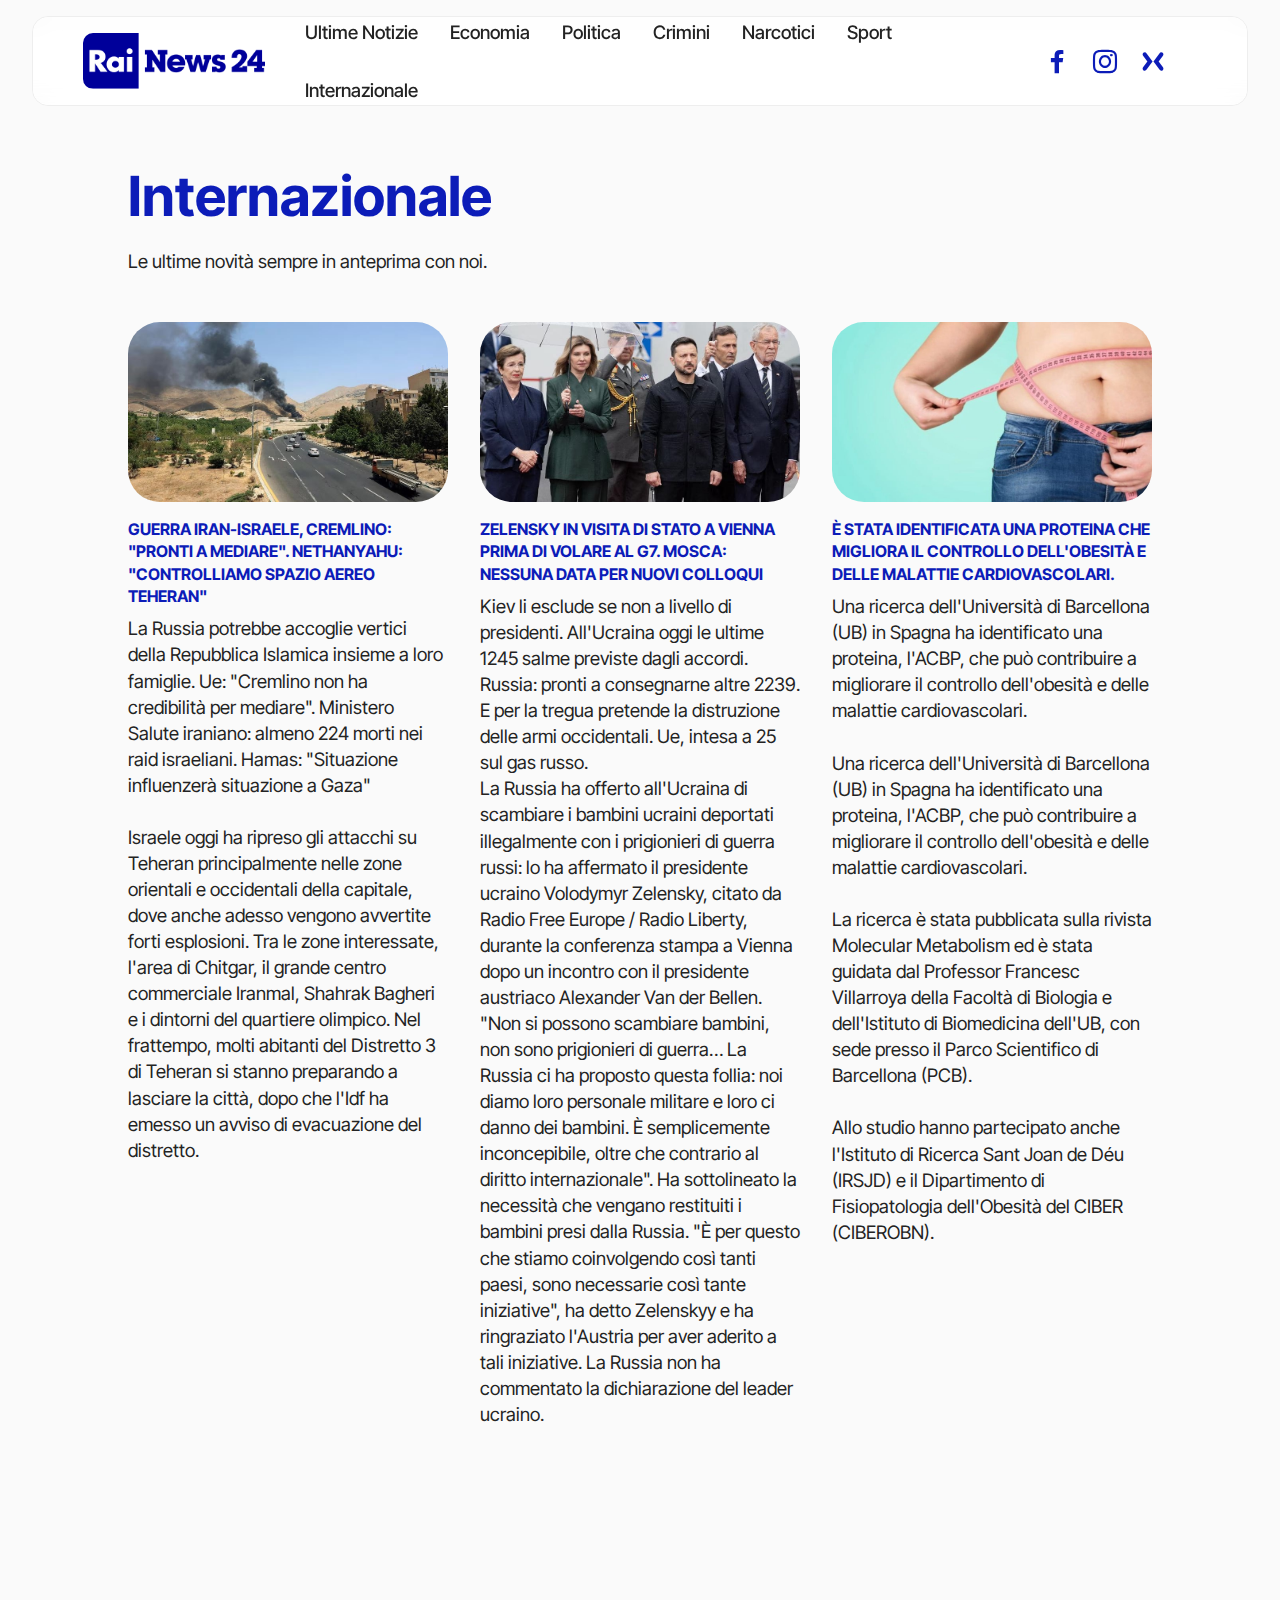
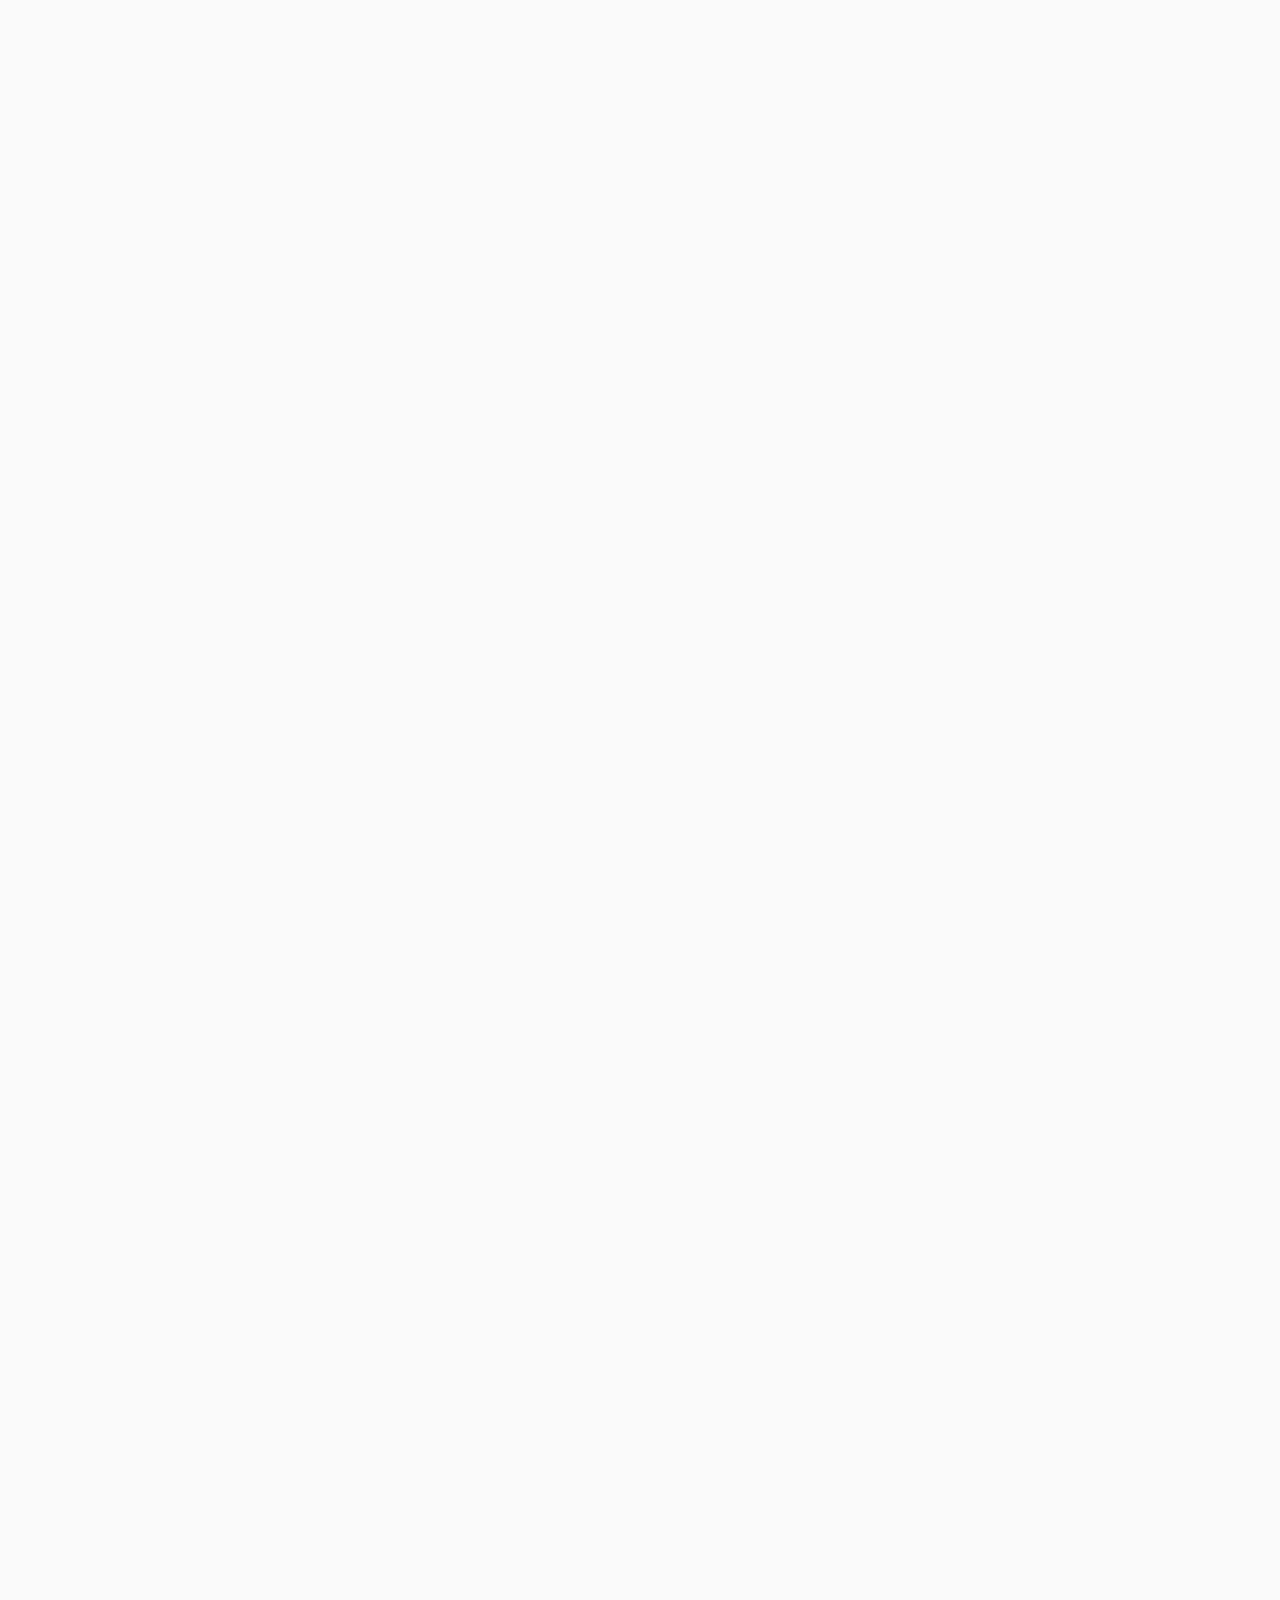
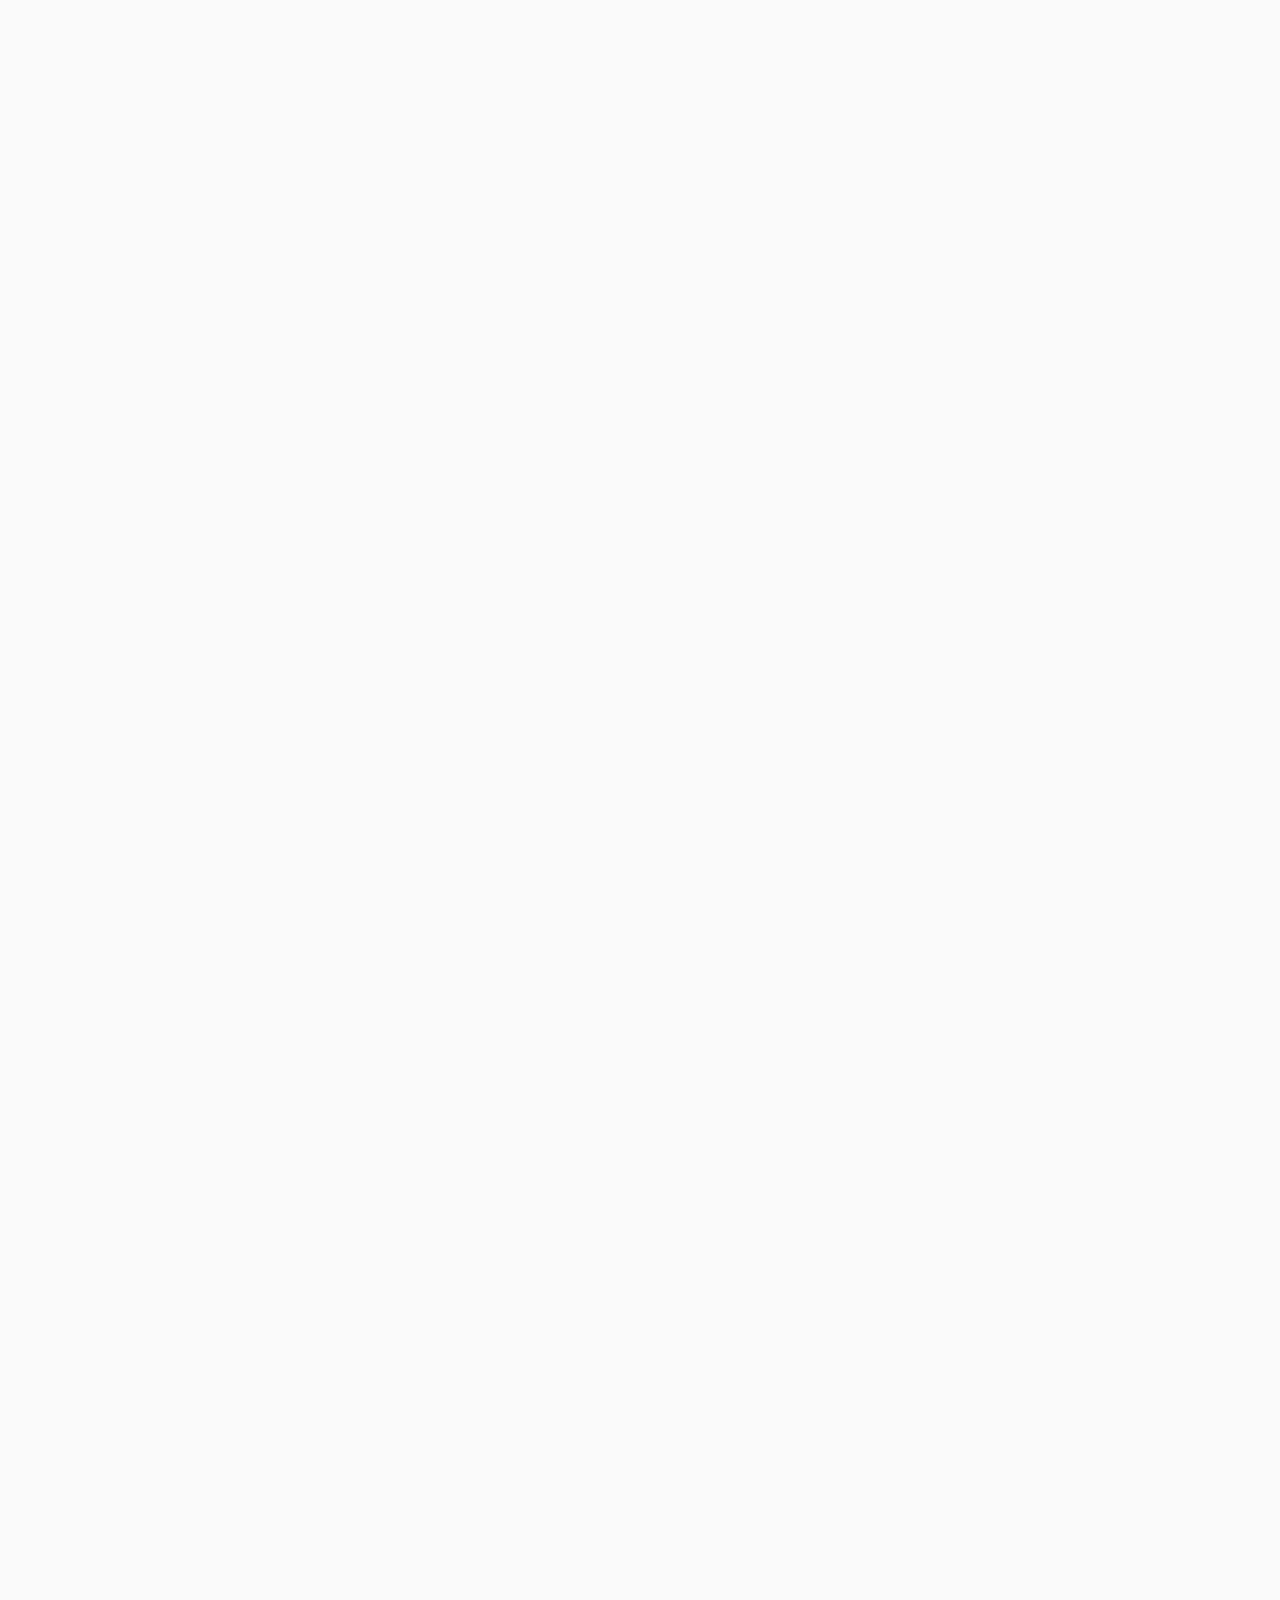
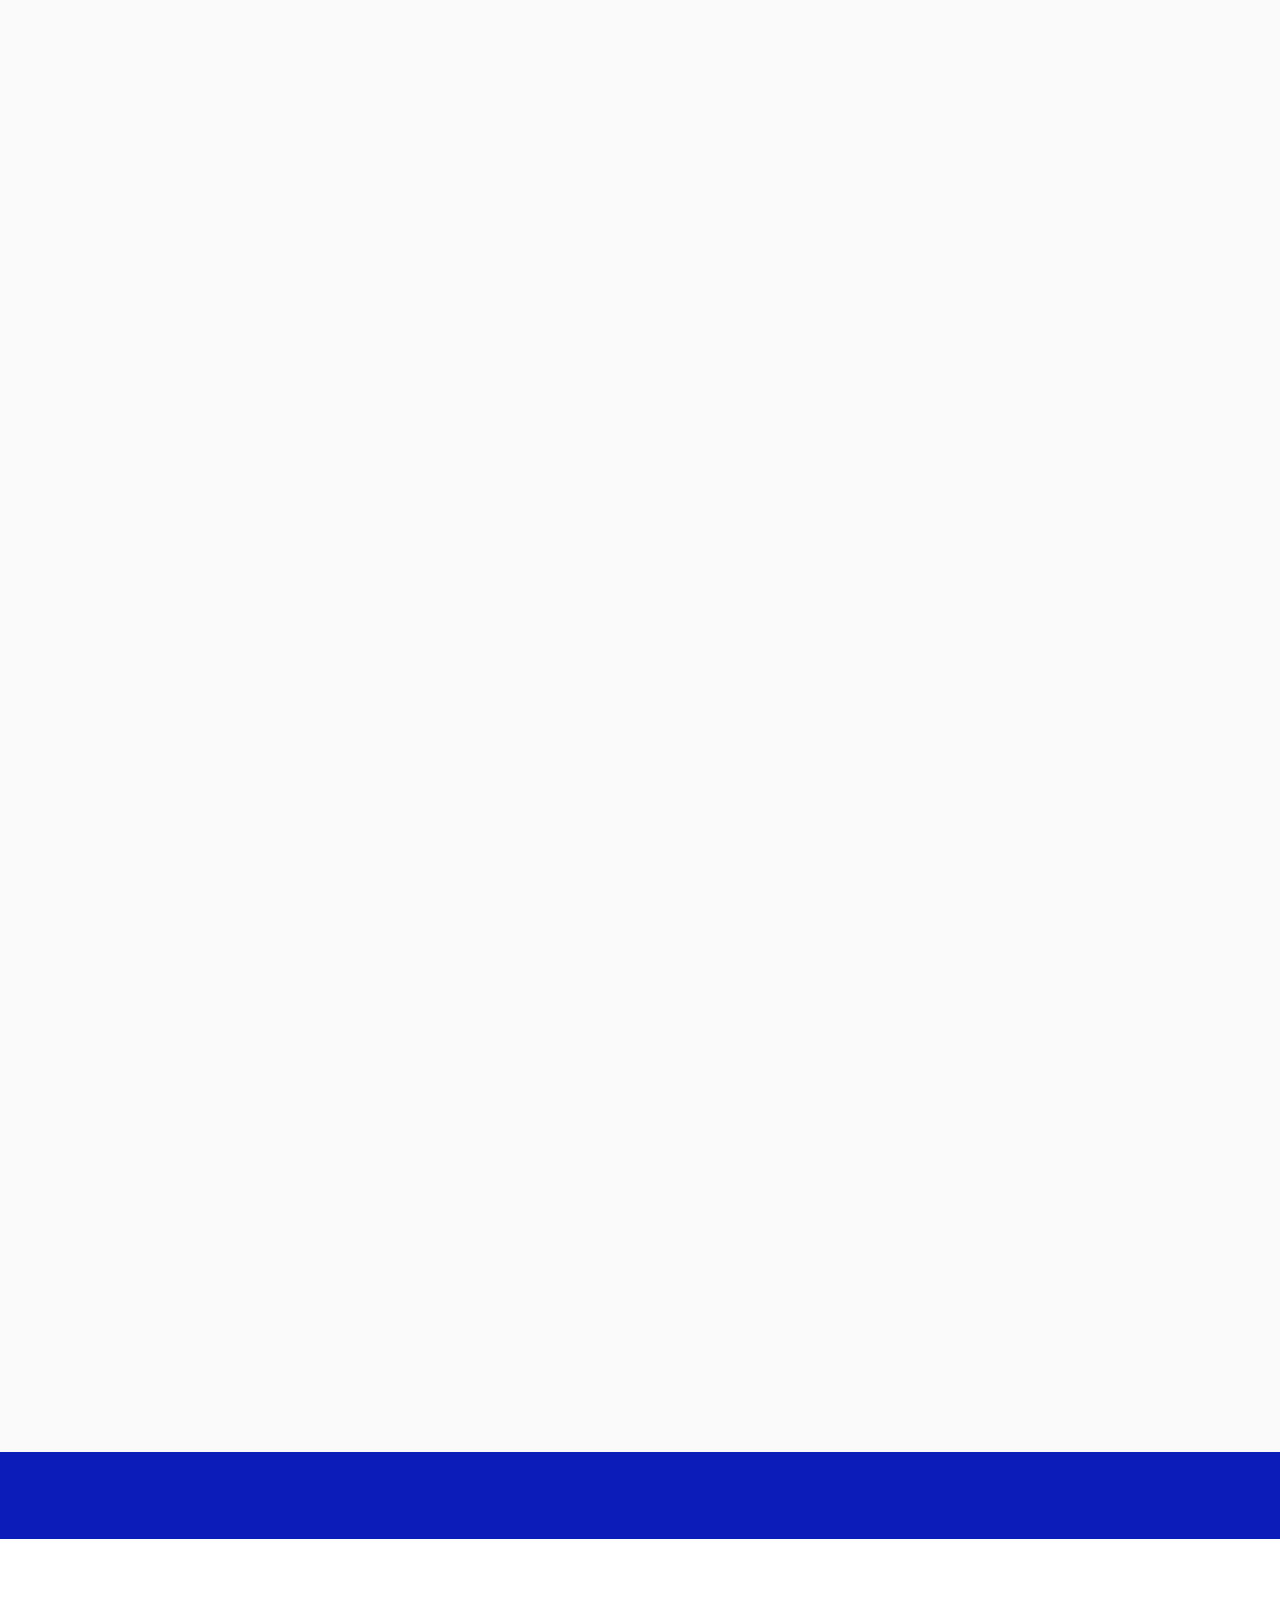
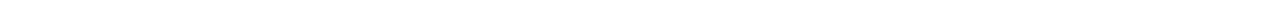
<file: RaiNewsInternazionale.html>
<!DOCTYPE html>
<html  >
<head>
  <!-- Site made with Mobirise Website Builder v6.0.1, https://mobirise.com -->
  <meta charset="UTF-8">
  <meta http-equiv="X-UA-Compatible" content="IE=edge">
  <meta name="generator" content="Mobirise v6.0.1, mobirise.com">
  <meta name="viewport" content="width=device-width, initial-scale=1, minimum-scale=1">
  <link rel="shortcut icon" href="assets/images/favicon.png-128x128.png" type="image/x-icon">
  <meta name="description" content="Pagina di notizie nazionali e internazionali in tempo reale, con la massima credibilità, siamo sempre i numeri 1 in Italia.">
  
  
  <title>RaiNews I Internazionale</title>
  <link rel="stylesheet" href="assets/web/assets/mobirise-icons2/mobirise2.css">
  <link rel="stylesheet" href="assets/bootstrap/css/bootstrap.min.css">
  <link rel="stylesheet" href="assets/bootstrap/css/bootstrap-grid.min.css">
  <link rel="stylesheet" href="assets/bootstrap/css/bootstrap-reboot.min.css">
  <link rel="stylesheet" href="assets/animatecss/animate.css">
  <link rel="stylesheet" href="assets/popup-overlay-plugin/style.css">
  <link rel="stylesheet" href="assets/dropdown/css/style.css">
  <link rel="stylesheet" href="assets/socicon/css/styles.css">
  <link rel="stylesheet" href="assets/theme/css/style.css">
  <link rel="preload" href="https://fonts.googleapis.com/css?family=Inter+Tight:100,200,300,400,500,600,700,800,900,100i,200i,300i,400i,500i,600i,700i,800i,900i&display=swap" as="style" onload="this.onload=null;this.rel='stylesheet'">
  <noscript><link rel="stylesheet" href="https://fonts.googleapis.com/css?family=Inter+Tight:100,200,300,400,500,600,700,800,900,100i,200i,300i,400i,500i,600i,700i,800i,900i&display=swap"></noscript>
  <link rel="preload" as="style" href="assets/mobirise/css/mbr-additional.css?v=EMMWB3"><link rel="stylesheet" href="assets/mobirise/css/mbr-additional.css?v=EMMWB3" type="text/css">

  
  
  

</head>
<body>
  
  <section data-bs-version="5.1" class="menu menu01 essencem5 cid-uOiIsFc5UW" once="menu" id="menu01-18">
	

	<nav class="navbar navbar-dropdown navbar-fixed-top navbar-expand-lg">
		<div class="container">
			<div class="navbar-brand">
				<span class="navbar-logo">
					
						<img src="assets/images/rai-news-24-logo-2022.svg.png" alt="" style="height: 3.5rem;">
					
				</span>
				
			</div>
			<button class="navbar-toggler" type="button" data-toggle="collapse" data-bs-toggle="collapse" data-target="#navbarSupportedContent" data-bs-target="#navbarSupportedContent" aria-controls="navbarNavAltMarkup" aria-expanded="false" aria-label="Toggle navigation">
				<div class="hamburger">
					<span></span>
					<span></span>
					<span></span>
					<span></span>
				</div>
			</button>
			<div class="collapse navbar-collapse" id="navbarSupportedContent">
				<ul class="navbar-nav nav-dropdown nav-right" data-app-modern-menu="true"><li class="nav-item">
						<a class="nav-link link text-black text-primary display-4" href="index.html">Ultime Notizie</a>
					</li>
					<li class="nav-item">
						<a class="nav-link link text-black text-primary display-4" href="RaiNewsEconomia.html" aria-expanded="false">Economia</a>
					</li><li class="nav-item"><a class="nav-link link text-black text-primary display-4" href="RaiNewsPolitica.html">Politica</a></li>
					<li class="nav-item">
						<a class="nav-link link text-black text-primary display-4" href="RaiNewsCrimini.html">Crimini</a>
					</li>
					<li class="nav-item">
						<a class="nav-link link text-black text-primary display-4" href="RaiNewsNarcotici.html">Narcotici</a>
					</li><li class="nav-item"><a class="nav-link link text-black text-primary display-4" href="RaiNewsSport.html">Sport</a></li><li class="nav-item"><a class="nav-link link text-black text-primary display-4" href="RaiNewsInternazionale.html">Internazionale</a></li></ul>
				<div class="icons-menu">
					<a class="iconfont-wrapper" href="https://www.facebook.com/RaiNews" target="_blank">
						<span class="p-2 mbr-iconfont socicon-facebook socicon"></span>
					</a>
					<a class="iconfont-wrapper" href="https://www.instagram.com/rainewsofficial/?hl=it" target="_blank">
						<span class="p-2 mbr-iconfont socicon-instagram socicon"></span>
					</a>
					<a class="iconfont-wrapper" href="https://x.com/RaiNews" target="_blank">
						<span class="p-2 mbr-iconfont socicon-mixer socicon"></span>
					</a>
					
				</div>
				
			</div>
		</div>
	</nav>
</section>

<section data-bs-version="5.1" class="features2 cid-uOiIsFyGwl" id="features2-19">
    
    
    <div class="container-fluid">
        <div class="wrapper">
            <div class="mbr-section-head">
                <h4 class="mbr-section-title mbr-fonts-style mb-3 display-2"><strong>Internazionale</strong></h4>
                <p class="mbr-section-subtitle mbr-fonts-style mb-5 display-4">Le ultime novità sempre in anteprima con noi.</p>
            </div>
            <div class="row mt-4 justify-content-center">
                <div class="item features-image col-12 col-md-6 col-lg-4">
                    <div class="item-wrapper">
                        <div class="item-img">
                            <img src="assets/images/52.jpg-806x453.jpg" data-slide-to="0" data-bs-slide-to="0" alt="">
                        </div>
                        <div class="item-content mt-3">
                            <h5 class="item-title mbr-fonts-style text-uppercase display-7"><strong>Guerra Iran-Israele, Cremlino: "Pronti a mediare". Nethanyahu: "Controlliamo spazio aereo Teheran"</strong></h5>
                            
                            <p class="mbr-text mbr-fonts-style mt-2 display-4">La Russia potrebbe accoglie vertici della Repubblica Islamica insieme a loro famiglie. Ue: "Cremlino non ha credibilità per mediare". Ministero Salute iraniano: almeno 224 morti nei raid israeliani. Hamas: "Situazione influenzerà situazione a Gaza"<br><br>Israele oggi ha ripreso gli attacchi su Teheran principalmente nelle zone orientali e occidentali della capitale, dove anche adesso vengono avvertite forti esplosioni. Tra le zone interessate, l'area di Chitgar, il grande centro commerciale Iranmal, Shahrak Bagheri e i dintorni del quartiere olimpico. Nel frattempo, molti abitanti del Distretto 3 di Teheran si stanno preparando a lasciare la città, dopo che l'Idf ha emesso un avviso di evacuazione del distretto.<br></p>
                        </div>
                    </div>
                </div>
                <div class="item features-image col-12 col-md-6 col-lg-4">
                    <div class="item-wrapper">
                        <div class="item-img">
                            <img src="assets/images/53.jpg-806x453.jpg" data-slide-to="1" data-bs-slide-to="1" alt="">
                        </div>
                        <div class="item-content mt-3">
                            <h5 class="item-title mbr-fonts-style text-uppercase display-7"><strong>Zelensky in visita di Stato a Vienna prima di volare al G7. Mosca: nessuna data per nuovi colloqui</strong></h5>
                            
                            <p class="mbr-text mbr-fonts-style mt-2 display-4">Kiev li esclude se non a livello di presidenti. All'Ucraina oggi le ultime 1245 salme previste dagli accordi. Russia: pronti a consegnarne altre 2239. E per la tregua pretende la distruzione delle armi occidentali. Ue, intesa a 25 sul gas russo.<br>La Russia ha offerto all'Ucraina di scambiare i bambini ucraini deportati illegalmente con i prigionieri di guerra russi: lo ha affermato il presidente ucraino Volodymyr Zelensky, citato da Radio Free Europe / Radio Liberty, durante la conferenza stampa a Vienna dopo un incontro con il presidente austriaco Alexander Van der Bellen. "Non si possono scambiare bambini, non sono prigionieri di guerra… La Russia ci ha proposto questa follia: noi diamo loro personale militare e loro ci danno dei bambini. È semplicemente inconcepibile, oltre che contrario al diritto internazionale". Ha sottolineato la necessità che vengano restituiti i bambini presi dalla Russia. "È per questo che stiamo coinvolgendo così tanti paesi, sono necessarie così tante iniziative", ha detto Zelenskyy e ha ringraziato l'Austria per aver aderito a tali iniziative. La Russia non ha commentato la dichiarazione del leader ucraino.<br><br></p>
                        </div>
                    </div>
                </div>
                <div class="item features-image col-12 col-md-6 col-lg-4">
                    <div class="item-wrapper">
                        <div class="item-img">
                            <img src="assets/images/obesidad.jpg-1011x506.jpeg" data-slide-to="2" data-bs-slide-to="2" alt="">
                        </div>
                        <div class="item-content mt-3">
                            <h5 class="item-title mbr-fonts-style text-uppercase display-7"><strong>È stata identificata una proteina che migliora il controllo dell'obesità e delle malattie cardiovascolari.</strong></h5>
                            
                            <p class="mbr-text mbr-fonts-style mt-2 display-4">Una ricerca dell'Università di Barcellona (UB) in Spagna ha identificato una proteina, l'ACBP, che può contribuire a migliorare il controllo dell'obesità e delle malattie cardiovascolari.<br><br>Una ricerca dell'Università di Barcellona (UB) in Spagna ha identificato una proteina, l'ACBP, che può contribuire a migliorare il controllo dell'obesità e delle malattie cardiovascolari.<br><br>La ricerca è stata pubblicata sulla rivista Molecular Metabolism ed è stata guidata dal Professor Francesc Villarroya della Facoltà di Biologia e dell'Istituto di Biomedicina dell'UB, con sede presso il Parco Scientifico di Barcellona (PCB).
<br>
<br>Allo studio hanno partecipato anche l'Istituto di Ricerca Sant Joan de Déu (IRSJD) e il Dipartimento di Fisiopatologia dell'Obesità del CIBER (CIBEROBN).<br></p>
                        </div>
                    </div>
                </div>
            </div>
        </div>

    </div>
</section>

<section data-bs-version="5.1" class="features2 cid-uOiIsFVxmP" id="features2-1a">
    
    
    <div class="container-fluid">
        <div class="wrapper">
            
            <div class="row mt-4 justify-content-center">
                <div class="item features-image col-12 col-md-6 col-lg-4">
                    <div class="item-wrapper">
                        <div class="item-img">
                            <img src="assets/images/54.jpg-1011x555.jpeg" data-slide-to="0" data-bs-slide-to="0" alt="">
                        </div>
                        <div class="item-content mt-3">
                            <h5 class="item-title mbr-fonts-style text-uppercase display-7"><strong>Segnalato naufragio con circa 25 migranti dispersi nel Mediterraneo centrale</strong></h5>
                            
                            <p class="mbr-text mbr-fonts-style mt-2 display-4">Un'imbarcazione con a bordo circa 30 migranti si è capovolta nel Mediterraneo centrale e solo cinque dei suoi occupanti sono stati tratti in salvo, secondo quanto riportato lunedì dalla piattaforma di allerta telefonica "Alarm Phone".<br><br>Il naufragio è avvenuto il 10 giugno, ha aggiunto la fonte sui social media.
<br>
<br>L'imbarcazione era salpata dalla città libica di Garabulli, vicino a Tripoli, con una trentina di migranti a bordo, ma si è capovolta durante il viaggio verso l'Europa attraverso il Mediterraneo centrale.<br><br>Solo cinque migranti sono stati tratti in salvo, mentre gli altri, presumibilmente circa 25, risultano dispersi.
<br>
<br>La ONG Mediterranean Saving Humans ha dichiarato che l'ultima posizione nota di questa imbarcazione era a 90 miglia nautiche (166 chilometri) a sud-est dell'isola di Lampedusa, nell'Italia meridionale.<br><br>"All'interno della zona di ricerca e soccorso (SAR), dove la cosiddetta Guardia costiera libica, supportata dal governo italiano e dalle istituzioni dell'Unione Europea, interviene per catturare e deportare, non per salvare vite in pericolo", ha criticato la ONG.<br></p>
                        </div>
                    </div>
                </div>
                <div class="item features-image col-12 col-md-6 col-lg-4">
                    <div class="item-wrapper">
                        <div class="item-img">
                            <img src="assets/images/55.jpg-1011x569.jpeg" data-slide-to="1" data-bs-slide-to="1" alt="">
                        </div>
                        <div class="item-content mt-3">
                            <h5 class="item-title mbr-fonts-style text-uppercase display-7"><strong>"Dragon Trainer" mette fine al regno di "Lilo &amp; Stitch" con la sua première</strong></h5>
                            
                            <p class="mbr-text mbr-fonts-style mt-2 display-4">Il remake live-action della Universal, basato sull'omonimo film d'animazione del 2010, è uscito anche in Spagna il 13 e in America Latina il 15, portando l'incasso totale mondiale a 197,8 milioni di dollari.<br>Il film d'azione e fantasy "Dragon Trainer" ha incassato 83 milioni di dollari al botteghino negli Stati Uniti questo fine settimana, spodestando "Lilo &amp; Stitch" dal primato che deteneva da fine maggio.<br>Il remake live-action della Universal, basato sull'omonimo film d'animazione del 2010, è uscito anche in Spagna il 13 e in America Latina il 15, portando l'incasso totale mondiale a 197,8 milioni di dollari.
<br>
<br>"Dragon Trainer" ha superato "Lilo &amp; Stitch" al secondo posto, a notevole distanza, mantenendo il primo posto per tre settimane, sebbene quest'ultimo sia riuscito a incassare solo 15,5 milioni di dollari, secondo il sito web specializzato Box Office Mojo.<br>Tuttavia, la produzione Disney vanta incassi di successo, con 366 milioni di dollari negli Stati Uniti e 858 milioni di dollari in tutto il mondo.<br>L'altra grande uscita del fine settimana, la commedia romantica "Materialists", si è piazzata al terzo posto con 12 milioni di dollari al botteghino statunitense.<br></p>
                        </div>
                    </div>
                </div>
                <div class="item features-image col-12 col-md-6 col-lg-4">
                    <div class="item-wrapper">
                        <div class="item-img">
                            <img src="assets/images/imagen-356.jpg-1011x569.jpeg" data-slide-to="2" data-bs-slide-to="2" alt="">
                        </div>
                        <div class="item-content mt-3">
                            <h5 class="item-title mbr-fonts-style text-uppercase display-7"><strong>In mezzo alle proteste contro la sua politica sull'immigrazione, Trump ordina di intensificare le deportazioni e di concentrarsi sulle città santuario.</strong></h5>
                            
                            <p class="mbr-text mbr-fonts-style mt-2 display-4">Il presidente degli Stati Uniti Donald Trump ha ordinato l'estensione della detenzione e delle deportazioni degli immigrati in tutto il Paese, mentre continuano le proteste contro le sue politiche.<br><br>In un messaggio pubblicato sul suo social network Truth, Trump ha invitato le agenzie federali a "fare tutto ciò che è in loro potere" per realizzare "il più grande programma di deportazioni di massa della storia".
<br>
<br>Ha aggiunto che per raggiungere questo obiettivo, "gli sforzi per trattenere ed espellere gli immigrati clandestini devono essere ampliati nelle città più grandi degli Stati Uniti, come Los Angeles, Chicago e New York, dove risiedono milioni e milioni di immigrati clandestini".<br><br>I funzionari di quelle città hanno difeso il loro diritto legale a fornire protezione ai migranti irregolari.
<br>
<br>Trump ha dovuto affrontare cause legali e critiche per la sua risposta alle proteste, in particolare per l'impiego dei marines per sedare le manifestazioni.<br></p>
                        </div>
                    </div>
                </div>
            </div>
        </div>

    </div>
</section>

<section data-bs-version="5.1" class="features2 cid-uOiIsGiLj3" id="features2-1b">
    
    
    <div class="container-fluid">
        <div class="wrapper">
            
            <div class="row mt-4 justify-content-center">
                <div class="item features-image col-12 col-md-6 col-lg-4">
                    <div class="item-wrapper">
                        <div class="item-img">
                            <img src="assets/images/60.jpg-1011x568.jpeg" data-slide-to="0" data-bs-slide-to="0" alt="">
                        </div>
                        <div class="item-content mt-3">
                            <h5 class="item-title mbr-fonts-style text-uppercase display-7"><strong>Accordo storico tra Spagna e Regno Unito su Gibilterra: addio alla barriera e al libero scambio</strong></h5>
                            
                            <p class="mbr-text mbr-fonts-style mt-2 display-4">Mercoledì, la Commissione europea, il Regno Unito e la Spagna hanno raggiunto un accordo sullo status di Gibilterra dopo la Brexit, l'ultimo punto ancora da definire a più di cinque anni dall'uscita della Gran Bretagna dall'Unione.
<br>
<br>"L'accordo su Gibilterra è ora realtà. Un accordo storico", ha annunciato il Ministro degli Esteri spagnolo José Manuel Albares sui social media, in un messaggio condiviso in termini simili anche dal Commissario europeo per le relazioni con il Regno Unito, Maros Sefcovic; dal Ministro degli Esteri del Regno Unito, David Lammy; e dal Primo Ministro di Gibilterra, Fabian Picardo.<br><br>I fondamenti dell'accordo, secondo il Primo Ministro di Gibilterra, Fabian Picardo, includono l'eliminazione della Barriera e il "rispetto della sovranità" delle parti. Pertanto, tutte le barriere fisiche, i controlli e i controlli sulle persone e sulle merci che circolano tra Spagna e Gibilterra saranno eliminati, preservando al contempo l'area Schengen, il mercato unico dell'UE e l'unione doganale.
<br>
<br>Ciò porterà fiducia, certezza del diritto e benessere agli abitanti dell'intera regione, promuovendo la prosperità condivisa e relazioni strette e costruttive tra le autorità gibilterrine e spagnole.<br></p>
                        </div>
                    </div>
                </div>
                <div class="item features-image col-12 col-md-6 col-lg-4">
                    <div class="item-wrapper">
                        <div class="item-img">
                            <img src="assets/images/61.jpg-794x448.jpg" data-slide-to="1" data-bs-slide-to="1" alt="">
                        </div>
                        <div class="item-content mt-3">
                            <h5 class="item-title mbr-fonts-style text-uppercase display-7"><strong>"Non hanno un posto dove nascondersi": come i droni ucraini hanno "messo in ombra" la Russia</strong></h5>
                            
                            <p class="mbr-text mbr-fonts-style mt-2 display-4">I russi stanno utilizzando un nuovo tipo di drone contro gli ucraini nell'ambito dell'offensiva in corso a Kursk, che secondo loro rende "impotenti i sistemi di guerra elettronica". 
<br>
<br>Andrei Nikitin, governatore della regione russa di Novgorod, ha dichiarato sul suo canale Telegram all'inizio del mese che i droni a fibra ottica chiamati Knyas Vandal of Novgorod (KVN) vengono utilizzati su larga scala nell'operazione contro gli ucraini.
<br>
<br>Secondo James Patton Rogers, direttore esecutivo del Cornell Brooks Tech Policy Institute della Cornell University, i droni modificati con visuale in prima persona (FPV) distribuiscono dietro di sé, durante il volo, un filo di fibra ottica superleggero che li rende "quasi impercettibili" alle squadre di intelligence della controparte.
<br>
<br>Questo accade mentre la guerra dei droni si intensifica tra le due parti. All'inizio di questa settimana, i russi hanno lanciato oltre 100 droni in varie regioni dell'Ucraina in un attacco ai sistemi energetici del Paese.<br><br>Nel frattempo, gli ucraini hanno lanciato quello che è stato descritto come il più grande attacco di droni sui territori di Mosca la scorsa settimana, mentre le truppe continuano a sfondare la linea russa nell'offensiva in corso a Kursk.<br></p>
                        </div>
                    </div>
                </div>
                <div class="item features-image col-12 col-md-6 col-lg-4">
                    <div class="item-wrapper">
                        <div class="item-img">
                            <img src="assets/images/62.jpg-794x485.jpeg" data-slide-to="2" data-bs-slide-to="2" alt="">
                        </div>
                        <div class="item-content mt-3">
                            <h5 class="item-title mbr-fonts-style text-uppercase display-7"><strong>Von der Leyen dice a Netanyahu che "Israele ha il diritto di difendersi" ed esprime la sua "preoccupazione per le armi nucleari e missilistiche dell'Iran".</strong></h5>
                            
                            <p class="mbr-text mbr-fonts-style mt-2 display-4">La Presidente della Commissione ha parlato con il leader israeliano, al quale ha anche fatto presente che "la situazione umanitaria a Gaza è inaccettabile" e che gli aiuti devono "arrivare immediatamente".<br><br>"Israele ha il diritto di difendersi. L'Iran è la principale fonte di instabilità regionale." La presidente della Commissione europea Ursula von der Leyen ha espresso domenica una chiara posizione a favore di Israele nella sua guerra contro l'Iran e l'ha comunicata al primo ministro del Paese, Benjamin Netanyahu.<br><br>"L'Iran è la principale fonte di instabilità regionale. L'Europa è sempre stata chiara: l'Iran non potrà mai acquisire armi nucleari. È urgente trovare una soluzione negoziata", ha aggiunto von der Leyen in un post sul suo profilo social X, in cui ha riferito dei colloqui con Netanyahu.<br><br>"Abbiamo costantemente espresso la nostra profonda preoccupazione per i programmi nucleari e missilistici balistici dell'Iran, gli stessi missili che colpiscono indiscriminatamente città non solo in Israele ma anche in Ucraina", ha sottolineato il Presidente della Commissione.<br><br>La posizione di von der Leyen è simile a quella assunta dal primo ministro britannico Keir Starmer e dal presidente francese Emmanuel Macron negli ultimi giorni. Da un lato, Israele ha il diritto di difendersi dall'Iran e, dall'altro, c'è grande preoccupazione per i programmi nucleari e missilistici di questo Paese.<br></p>
                        </div>
                    </div>
                </div>
            </div>
        </div>

    </div>
</section>

<section data-bs-version="5.1" class="features2 cid-uOiIsGGTrE" id="features2-1c">
    
    
    <div class="container-fluid">
        <div class="wrapper">
            
            <div class="row mt-4 justify-content-center">
                <div class="item features-image col-12 col-md-6 col-lg-4">
                    <div class="item-wrapper">
                        <div class="item-img">
                            <img src="assets/images/cnne-684418-mexico-asistira-a-migrantes-detenidos-en-redada-en-mississippi.jpg-1011x569.jpg" data-slide-to="0" data-bs-slide-to="0" alt="">
                        </div>
                        <div class="item-content mt-3">
                            <h5 class="item-title mbr-fonts-style text-uppercase display-7"><strong>Secondo dati interni, meno del 10% degli immigrati trattenuti dall'ICE da ottobre aveva condanne penali gravi.</strong></h5>
                            
                            <p class="mbr-text mbr-fonts-style mt-2 display-4">I dati ICE disponibili, diffusi dall'amministrazione, mostrano che la maggior parte degli immigrati attualmente sotto la custodia dell'agenzia non ha precedenti penali. Tuttavia, i dati interni esaminati dalla CNN vanno oltre, evidenziando che anche tra coloro con precedenti penali, una percentuale significativa ha dovuto affrontare solo accuse relativamente minori.<br><br>I dati interni riguardano oltre 185.000 immigrati ammessi alla custodia dell'ICE durante gli ultimi mesi dell'amministrazione Biden e i primi mesi dell'amministrazione Trump, includendo sia le persone trattenute dagli agenti dell'ICE sia quelle trattenute dalla Customs and Border Protection (CBP) e poi trasferite all'ICE.<br><br>In una dichiarazione, il Dipartimento per la sicurezza interna (DHS) ha messo in dubbio la premessa delle domande della CNN, citando dati limitati a un periodo più breve di arresti da parte dell'ICE.<br><br>La vicesegretaria del DHS, Tricia McLaughlin, ha dichiarato che l'ICE prende di mira "i peggiori tra i peggiori, inclusi membri di gang, assassini e stupratori. Nei primi 100 giorni di mandato del presidente Trump, il 75% degli arresti da parte dell'ICE ha riguardato immigrati clandestini con condanne o accuse pendenti".<br><br>McLaughlin non ha risposto alla richiesta di chiarire la natura di tali condanne o delle accuse pendenti.<br></p>
                        </div>
                    </div>
                </div>
                <div class="item features-image col-12 col-md-6 col-lg-4">
                    <div class="item-wrapper">
                        <div class="item-img">
                            <img src="assets/images/63.jpg-1-795x485.jpeg" data-slide-to="1" data-bs-slide-to="1" alt="">
                        </div>
                        <div class="item-content mt-3">
                            <h5 class="item-title mbr-fonts-style text-uppercase display-7"><strong>Un terremoto di magnitudo 6,1 in Perù provoca un morto, diversi feriti e case e strade crollate.</strong></h5>
                            
                            <p class="mbr-text mbr-fonts-style mt-2 display-4">Un terremoto di magnitudo 6,1 ha colpito domenica Lima e la vicina provincia di Callao, provocando un morto, 17 feriti e crolli di case e strade intorno alla capitale peruviana, hanno riferito le autorità dopo aver monitorato i danni e le vittime.<br><br>Secondo l'Istituto Geofisico Peruviano (IGP), il terremoto è stato avvertito alle 11:35 ora locale, con epicentro a 30 chilometri a sud-ovest della provincia costituzionale di Callao, vicina a Lima, e a una profondità di 49 chilometri.<br><br>Pochi minuti dopo, l'IGP ha segnalato una scossa di assestamento di magnitudo 3.6 con epicentro a Callao.<br><br>A Callao, nel distretto di Mi Perú, è stato segnalato un numero imprecisato di case crollate, dove è ancora in corso la valutazione dei danni.<br><br>Il terremoto ha causato danni anche ai servizi pubblici di base, come l'elettricità e i servizi telefonici.<br><br>In una dichiarazione, il Ministero della Salute ha espresso le sue condoglianze alla famiglia della vittima, che era assicurata presso l'assicurazione sanitaria statale (SIS) e ha perso la vita a causa del terremoto.<br><br>"Nell'ambito del nostro impegno per la tutela e il benessere dei nostri assicurati, l'SIS coprirà integralmente le spese funerarie", ha affermato il ministero peruviano.<br><br>Ha aggiunto che sono in costante contatto con le loro famiglie per fornire loro il supporto necessario.<br></p>
                        </div>
                    </div>
                </div>
                <div class="item features-image col-12 col-md-6 col-lg-4">
                    <div class="item-wrapper">
                        <div class="item-img">
                            <img src="assets/images/indio-sobreviviente-750x375-1.jpg-750x375.jpeg" data-slide-to="2" data-bs-slide-to="2" alt="">
                        </div>
                        <div class="item-content mt-3">
                            <h5 class="item-title mbr-fonts-style text-uppercase display-7"><strong>La testimonianza dell'unico sopravvissuto all'incidente aereo dell'Air India con 242 persone a bordo</strong></h5>
                            
                            <p class="mbr-text mbr-fonts-style mt-2 display-4">L'unico sopravvissuto al volo Air India precipitato ad Ahmedabad, in India, con 242 persone a bordo, ha rotto venerdì il silenzio dal suo letto d'ospedale. Vishwash Kumar Ramesh, un cittadino britannico di 40 anni, ancora non riesce a capire come sia riuscito a sopravvivere a una catastrofe che lo ha travolto tra fuoco, morte e distruzione.<br><br>"È successo tutto davanti ai miei occhi. Non riesco nemmeno a credere di essere ancora vivo", ha detto all'emittente statale DD News tra le lacrime, parlando in hindi.<br><br>L'aereo, un Boeing 787-8 Dreamliner carico di carburante, è esploso in aria pochi secondi dopo il decollo verso Londra. Almeno 24 persone sono morte a terra. Soltanto Ramesh, che occupava il posto 11A, riuscì a fuggire vivo dall'inferno. Suo fratello, che viaggiava con lui, non sopravvisse.<br><br>"Pensavo di morire"<br>"Un minuto dopo il decollo, ho sentito qualcosa incepparsi. Ho visto lampeggiare luci verdi e bianche. Poi l'aereo ha accelerato... e si è schiantato direttamente contro un'abitazione", ha raccontato con la voce rotta.<br><br>Ramesh ritiene che la sua posizione sull'aereo, più in basso e più vicina a un cedimento strutturale, sia stata la sua salvezza. "Quando la porta si è rotta, ho visto un varco. Ho slacciato la cintura e sono saltato dentro. Non pensavo ad altro che a sopravvivere."<br></p>
                        </div>
                    </div>
                </div>
            </div>
        </div>

    </div>
</section>

<section data-bs-version="5.1" class="talkm5 footer2 cid-uOiIsH5yXn" once="footers" id="footer2-1d">

	

	

	<div class="container">
		<div class="media-container-row align-center mbr-white">
			<div class="col-12">
				<p class="mbr-text mb-0 mbr-fonts-style display-7">
					© Copyright 2025 RaiNews Fast - All Rights Reserved
				</p>
			</div>
		</div></div></section><section class="display-7" style="padding: 0;align-items: center;justify-content: center;flex-wrap: wrap;    align-content: center;display: flex;position: relative;height: 4rem;"><a href="https://mobiri.se/2239471" style="flex: 1 1;height: 4rem;position: absolute;width: 100%;z-index: 1;"><img alt="" style="height: 4rem;" src="[data-uri]"></a><p style="margin: 0;text-align: center;" class="display-7">&#8204;</p><a style="z-index:1" href="https://mobirise.com/builder/ai-website-builder.html">AI Website Software</a></section><script src="assets/bootstrap/js/bootstrap.bundle.min.js"></script>  <script src="assets/smoothscroll/smooth-scroll.js"></script>  <script src="assets/ytplayer/index.js"></script>  <script src="assets/dropdown/js/navbar-dropdown.js"></script>  <script src="assets/theme/js/script.js"></script>  
  
  
 <div id="scrollToTop" class="scrollToTop mbr-arrow-up"><a style="text-align: center;"><i class="mbr-arrow-up-icon mbr-arrow-up-icon-cm cm-icon cm-icon-smallarrow-up"></i></a></div>
    <input name="animation" type="hidden">
  
</body>
</html>
</file>
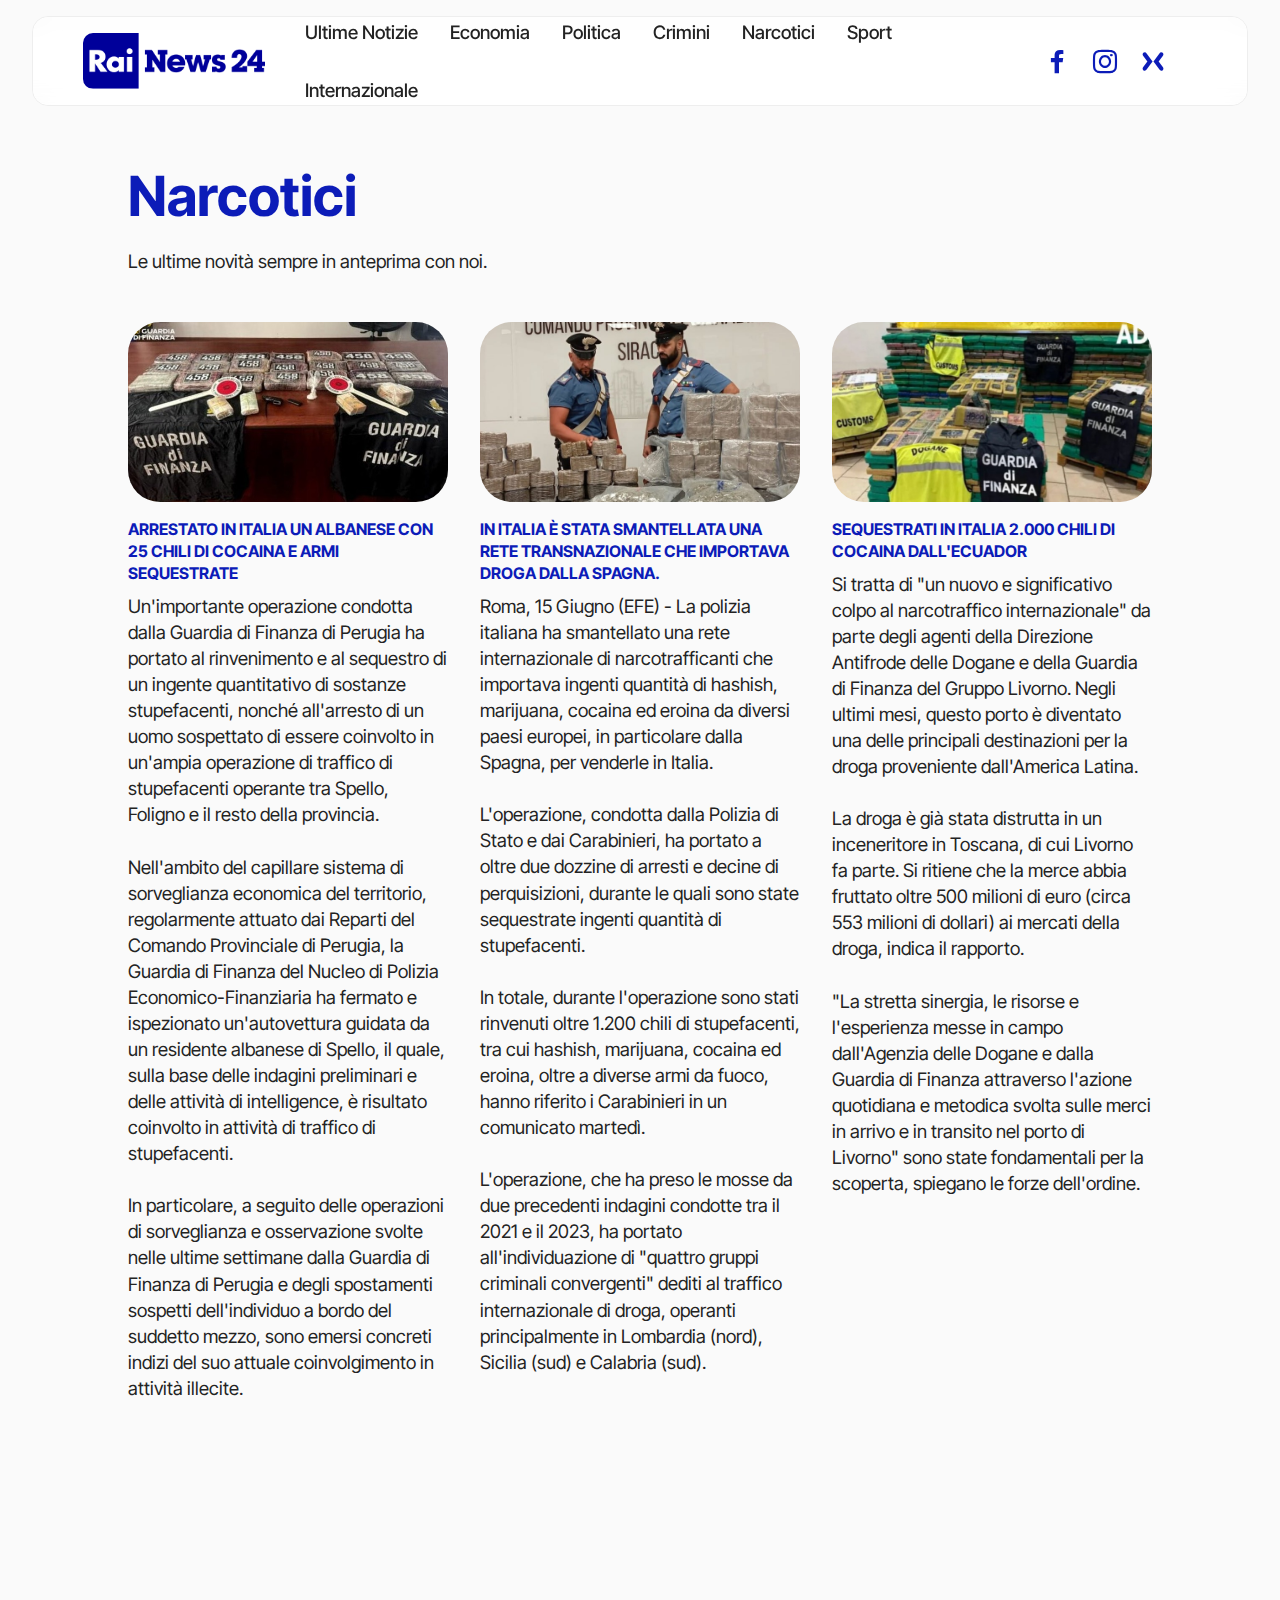
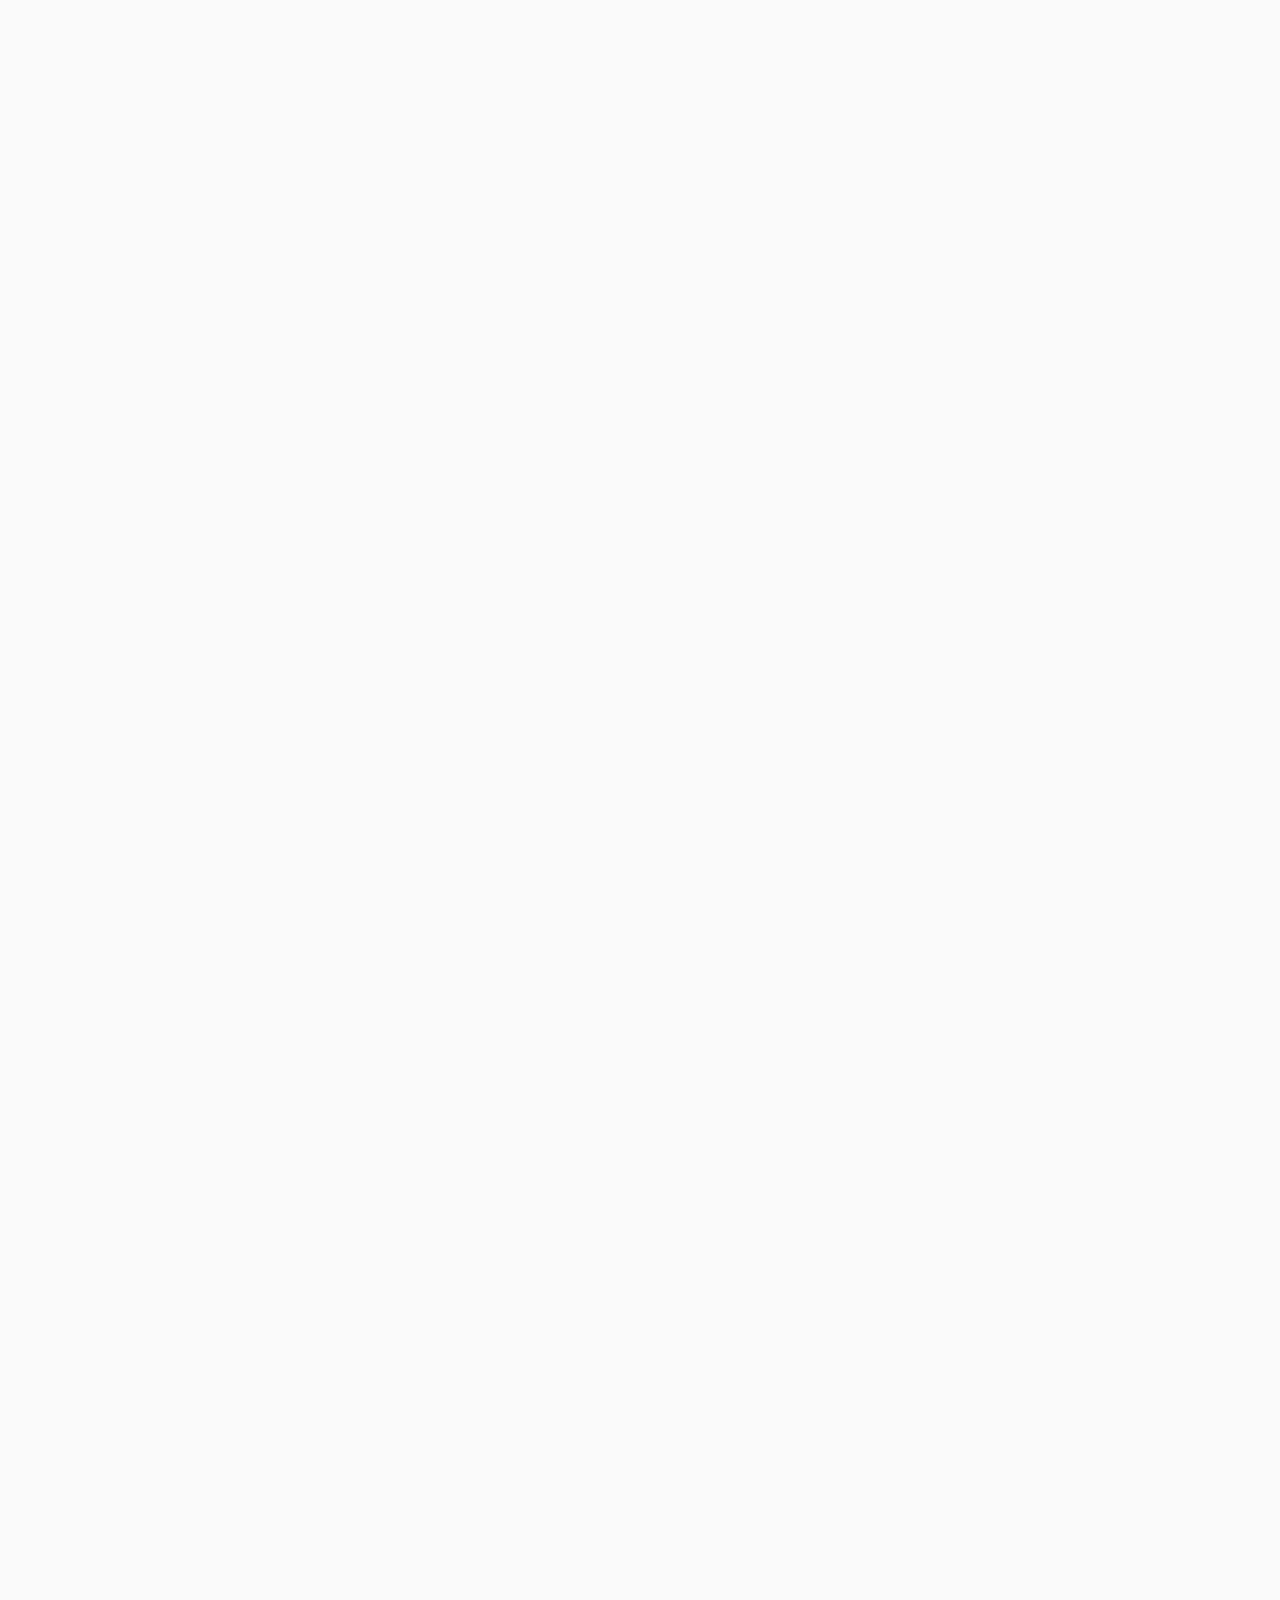
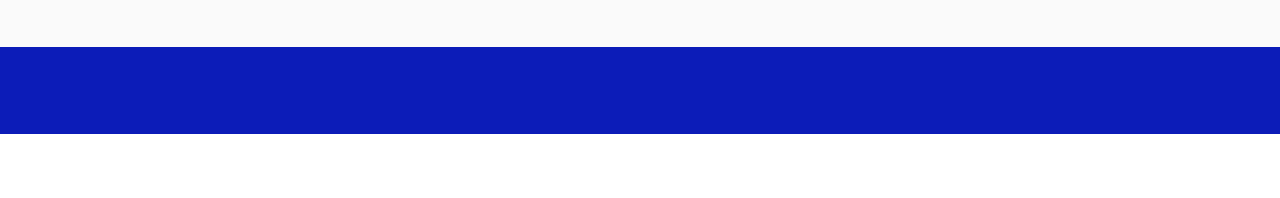
<file: RaiNewsNarcotici.html>
<!DOCTYPE html>
<html  >
<head>
  <!-- Site made with Mobirise Website Builder v6.0.1, https://mobirise.com -->
  <meta charset="UTF-8">
  <meta http-equiv="X-UA-Compatible" content="IE=edge">
  <meta name="generator" content="Mobirise v6.0.1, mobirise.com">
  <meta name="viewport" content="width=device-width, initial-scale=1, minimum-scale=1">
  <link rel="shortcut icon" href="assets/images/favicon.png-128x128.png" type="image/x-icon">
  <meta name="description" content="Pagina di notizie nazionali e internazionali in tempo reale, con la massima credibilità, siamo sempre i numeri 1 in Italia.">
  
  
  <title>RaiNews I Narcotici</title>
  <link rel="stylesheet" href="assets/web/assets/mobirise-icons2/mobirise2.css">
  <link rel="stylesheet" href="assets/bootstrap/css/bootstrap.min.css">
  <link rel="stylesheet" href="assets/bootstrap/css/bootstrap-grid.min.css">
  <link rel="stylesheet" href="assets/bootstrap/css/bootstrap-reboot.min.css">
  <link rel="stylesheet" href="assets/animatecss/animate.css">
  <link rel="stylesheet" href="assets/popup-overlay-plugin/style.css">
  <link rel="stylesheet" href="assets/dropdown/css/style.css">
  <link rel="stylesheet" href="assets/socicon/css/styles.css">
  <link rel="stylesheet" href="assets/theme/css/style.css">
  <link rel="preload" href="https://fonts.googleapis.com/css?family=Inter+Tight:100,200,300,400,500,600,700,800,900,100i,200i,300i,400i,500i,600i,700i,800i,900i&display=swap" as="style" onload="this.onload=null;this.rel='stylesheet'">
  <noscript><link rel="stylesheet" href="https://fonts.googleapis.com/css?family=Inter+Tight:100,200,300,400,500,600,700,800,900,100i,200i,300i,400i,500i,600i,700i,800i,900i&display=swap"></noscript>
  <link rel="preload" as="style" href="assets/mobirise/css/mbr-additional.css?v=mgkWrg"><link rel="stylesheet" href="assets/mobirise/css/mbr-additional.css?v=mgkWrg" type="text/css">

  
  
  

</head>
<body>
  
  <section data-bs-version="5.1" class="menu menu01 essencem5 cid-uOa390hpOs" once="menu" id="menu01-c">
	

	<nav class="navbar navbar-dropdown navbar-fixed-top navbar-expand-lg">
		<div class="container">
			<div class="navbar-brand">
				<span class="navbar-logo">
					
						<img src="assets/images/rai-news-24-logo-2022.svg.png" alt="" style="height: 3.5rem;">
					
				</span>
				
			</div>
			<button class="navbar-toggler" type="button" data-toggle="collapse" data-bs-toggle="collapse" data-target="#navbarSupportedContent" data-bs-target="#navbarSupportedContent" aria-controls="navbarNavAltMarkup" aria-expanded="false" aria-label="Toggle navigation">
				<div class="hamburger">
					<span></span>
					<span></span>
					<span></span>
					<span></span>
				</div>
			</button>
			<div class="collapse navbar-collapse" id="navbarSupportedContent">
				<ul class="navbar-nav nav-dropdown nav-right" data-app-modern-menu="true"><li class="nav-item">
						<a class="nav-link link text-black text-primary display-4" href="index.html">Ultime Notizie</a>
					</li>
					<li class="nav-item">
						<a class="nav-link link text-black text-primary display-4" href="RaiNewsEconomia.html" aria-expanded="false">Economia</a>
					</li><li class="nav-item"><a class="nav-link link text-black text-primary display-4" href="RaiNewsPolitica.html">Politica</a></li>
					<li class="nav-item">
						<a class="nav-link link text-black text-primary display-4" href="RaiNewsCrimini.html">Crimini</a>
					</li>
					<li class="nav-item">
						<a class="nav-link link text-black text-primary display-4" href="RaiNewsNarcotici.html">Narcotici</a>
					</li><li class="nav-item"><a class="nav-link link text-black text-primary display-4" href="RaiNewsSport.html">Sport</a></li><li class="nav-item"><a class="nav-link link text-black text-primary display-4" href="RaiNewsInternazionale.html">Internazionale</a></li></ul>
				<div class="icons-menu">
					<a class="iconfont-wrapper" href="https://www.facebook.com/RaiNews" target="_blank">
						<span class="p-2 mbr-iconfont socicon-facebook socicon"></span>
					</a>
					<a class="iconfont-wrapper" href="https://www.instagram.com/rainewsofficial/?hl=it" target="_blank">
						<span class="p-2 mbr-iconfont socicon-instagram socicon"></span>
					</a>
					<a class="iconfont-wrapper" href="https://x.com/RaiNews" target="_blank">
						<span class="p-2 mbr-iconfont socicon-mixer socicon"></span>
					</a>
					
				</div>
				
			</div>
		</div>
	</nav>
</section>

<section data-bs-version="5.1" class="features2 cid-uOa391EB19" id="features2-d">
    
    
    <div class="container-fluid">
        <div class="wrapper">
            <div class="mbr-section-head">
                <h4 class="mbr-section-title mbr-fonts-style mb-3 display-2"><strong>Narcotici</strong></h4>
                <p class="mbr-section-subtitle mbr-fonts-style mb-5 display-4">Le ultime novità sempre in anteprima con noi.</p>
            </div>
            <div class="row mt-4 justify-content-center">
                <div class="item features-image col-12 col-md-6 col-lg-4">
                    <div class="item-wrapper">
                        <div class="item-img">
                            <img src="assets/images/img-2980-600x360.jpeg-600x360.jpeg" data-slide-to="0" data-bs-slide-to="0" alt="">
                        </div>
                        <div class="item-content mt-3">
                            <h5 class="item-title mbr-fonts-style text-uppercase display-7"><strong>Arrestato in Italia un albanese con 25 chili di cocaina e armi sequestrate</strong></h5>
                            
                            <p class="mbr-text mbr-fonts-style mt-2 display-4">Un'importante operazione condotta dalla Guardia di Finanza di Perugia ha portato al rinvenimento e al sequestro di un ingente quantitativo di sostanze stupefacenti, nonché all'arresto di un uomo sospettato di essere coinvolto in un'ampia operazione di traffico di stupefacenti operante tra Spello, Foligno e il resto della provincia.
<br>
<br>Nell'ambito del capillare sistema di sorveglianza economica del territorio, regolarmente attuato dai Reparti del Comando Provinciale di Perugia, la Guardia di Finanza del Nucleo di Polizia Economico-Finanziaria ha fermato e ispezionato un'autovettura guidata da un residente albanese di Spello, il quale, sulla base delle indagini preliminari e delle attività di intelligence, è risultato coinvolto in attività di traffico di stupefacenti.
<br>
<br>In particolare, a seguito delle operazioni di sorveglianza e osservazione svolte nelle ultime settimane dalla Guardia di Finanza di Perugia e degli spostamenti sospetti dell'individuo a bordo del suddetto mezzo, sono emersi concreti indizi del suo attuale coinvolgimento in attività illecite.<br></p>
                        </div>
                    </div>
                </div>
                <div class="item features-image col-12 col-md-6 col-lg-4">
                    <div class="item-wrapper">
                        <div class="item-img">
                            <img src="assets/images/ac711665872d9fa33ceb318beb44fb52.jpg-774x516.jpeg" data-slide-to="1" data-bs-slide-to="1" alt="">
                        </div>
                        <div class="item-content mt-3">
                            <h5 class="item-title mbr-fonts-style text-uppercase display-7"><strong>In Italia è stata smantellata una rete transnazionale che importava droga dalla Spagna.</strong></h5>
                            
                            <p class="mbr-text mbr-fonts-style mt-2 display-4">Roma, 15 Giugno (EFE) - La polizia italiana ha smantellato una rete internazionale di narcotrafficanti che importava ingenti quantità di hashish, marijuana, cocaina ed eroina da diversi paesi europei, in particolare dalla Spagna, per venderle in Italia.
<br>
<br>L'operazione, condotta dalla Polizia di Stato e dai Carabinieri, ha portato a oltre due dozzine di arresti e decine di perquisizioni, durante le quali sono state sequestrate ingenti quantità di stupefacenti.<br><br>In totale, durante l'operazione sono stati rinvenuti oltre 1.200 chili di stupefacenti, tra cui hashish, marijuana, cocaina ed eroina, oltre a diverse armi da fuoco, hanno riferito i Carabinieri in un comunicato martedì.
<br>
<br>L'operazione, che ha preso le mosse da due precedenti indagini condotte tra il 2021 e il 2023, ha portato all'individuazione di "quattro gruppi criminali convergenti" dediti al traffico internazionale di droga, operanti principalmente in Lombardia (nord), Sicilia (sud) e Calabria (sud).<br></p>
                        </div>
                    </div>
                </div>
                <div class="item features-image col-12 col-md-6 col-lg-4">
                    <div class="item-wrapper">
                        <div class="item-img">
                            <img src="assets/images/diseno-sin-titulo-2025-04-09t103358.332-1-1024x683.jpg-1011x674.jpeg" data-slide-to="2" data-bs-slide-to="2" alt="">
                        </div>
                        <div class="item-content mt-3">
                            <h5 class="item-title mbr-fonts-style text-uppercase display-7"><strong>Sequestrati in Italia 2.000 chili di cocaina dall'Ecuador</strong></h5>
                            
                            <p class="mbr-text mbr-fonts-style mt-2 display-4">Si tratta di "un nuovo e significativo colpo al narcotraffico internazionale" da parte degli agenti della Direzione Antifrode delle Dogane e della Guardia di Finanza del Gruppo Livorno. Negli ultimi mesi, questo porto è diventato una delle principali destinazioni per la droga proveniente dall'America Latina.
<br>
<br>La droga è già stata distrutta in un inceneritore in Toscana, di cui Livorno fa parte. Si ritiene che la merce abbia fruttato oltre 500 milioni di euro (circa 553 milioni di dollari) ai mercati della droga, indica il rapporto.
<br>
<br>"La stretta sinergia, le risorse e l'esperienza messe in campo dall'Agenzia delle Dogane e dalla Guardia di Finanza attraverso l'azione quotidiana e metodica svolta sulle merci in arrivo e in transito nel porto di Livorno" sono state fondamentali per la scoperta, spiegano le forze dell'ordine.<br></p>
                        </div>
                    </div>
                </div>
            </div>
        </div>

    </div>
</section>

<section data-bs-version="5.1" class="features2 cid-uOfHXxaT2S" id="features2-11">
    
    
    <div class="container-fluid">
        <div class="wrapper">
            
            <div class="row mt-4 justify-content-center">
                <div class="item features-image col-12 col-md-6 col-lg-4">
                    <div class="item-wrapper">
                        <div class="item-img">
                            <img src="assets/images/876654.jpg-1011x564.jpg" data-slide-to="0" data-bs-slide-to="0" alt="">
                        </div>
                        <div class="item-content mt-3">
                            <h5 class="item-title mbr-fonts-style text-uppercase display-7"><strong>Donna boliviana arrestata a Roma con cocaina nascosta nel bagaglio</strong></h5>
                            
                            <p class="mbr-text mbr-fonts-style mt-2 display-4">Roma, 11 Giugno 2025. La polizia de Roma ha arrestato una donna boliviana presso il Hotel, a 15 km dal centro di Roma, che trasportava cocaina in forma solida nascosta in flaconi di shampoo, creme e cosmetici all'interno del suo bagaglio.<br><br>La passeggera, di nome Justiniano Vaca Laura a 20 anni, è stata fermata durante i controlli di routine perché aveva attirato l'attenzione degli agenti a causa del suo "evidente nervosismo". Si è rifiutata di far ispezionare la sua valigia. Questo ha allertato gli agenti, che hanno avviato ulteriori indagini. In seguito, ha affermato di trasportarla per conto di alcuni amici, secondo quanto riferito dalla polizia di Roma in una dichiarazione a NotiRoma mercoledì.<br><br>All'interno della valigia, la polizia ha trovato vari cosmetici, creme, flaconi di shampoo e trucchi, contenenti cocaina per un peso complessivo di 1.100 grammi.<br><br>Dopo le analisi per verificare la purezza della droga, è stato accertato che erano stati prodotti 1.100 grammi di cocaina pura, per un valore stimato di 70.000 euro sul mercato nero.<br><br>Il donna boliviana è stato arrestato e condotto presso la Procura di Roma prima di essere trasferito in carcere.<br>&gt;&gt;Fonte dell'articolo di notizie Notiroma.&lt;&lt;<br></p>
                        </div>
                    </div>
                </div>
                <div class="item features-image col-12 col-md-6 col-lg-4">
                    <div class="item-wrapper">
                        <div class="item-img">
                            <img src="assets/images/35.jpg-794x448.jpg" data-slide-to="1" data-bs-slide-to="1" alt="">
                        </div>
                        <div class="item-content mt-3">
                            <h5 class="item-title mbr-fonts-style text-uppercase display-7"><strong>L'Italia sequestra 6,9 tonnellate di precursori della droga dalla China</strong></h5>
                            
                            <p class="mbr-text mbr-fonts-style mt-2 display-4">5 Giugno 2025. Quanto riferito dalla polizia italiana, la spedizione era inizialmente destinata a un'azienda con sede a Milano, ma è stata successivamente reindirizzata a un indirizzo olandese.<br><br>Le autorità italiane hanno sequestrato dalla China più di sei tonnellate di materie prime chimiche che, secondo la polizia, avrebbero potuto essere utilizzate per produrre una quantità di stupefacenti illeciti sufficiente a "inondare" il mercato europeo.<br><br>Il 1° luglio le autorità italiane hanno annunciato il sequestro di 6,9 tonnellate di sostanze chimiche provenienti dalla Cina, presumibilmente destinate alla produzione di MDMA, una sostanza sintetica comunemente nota come ecstasy o molly, per un valore stimato di oltre 630 milioni di euro (678 milioni di dollari).<br><br>Il sequestro avrebbe potuto fruttare più di 63 milioni di pasticche di ecstasy, "una quantità in grado di inondare il mercato europeo di droghe sintetiche", ha affermato in una nota la Guardia di Finanza italiana, un corpo di polizia del Ministero delle Finanze.<br><br>Due cittadini cinesi sono stati arrestati nei Paesi Bassi e un imprenditore italiano residente a Milano è stato posto sotto inchiesta, hanno affermato le autorità.<br><br>Secondo quanto dichiarato, la Guardia di Finanza italiana ha intercettato una spedizione all'aeroporto di Milano Malpensa durante un'ispezione del carico. Le analisi di laboratorio hanno rivelato che la polvere sequestrata, inizialmente identificata come vernice in polvere di poliestere, era in realtà PMK, un composto utilizzato per produrre ecstasy.<br></p>
                        </div>
                    </div>
                </div>
                <div class="item features-image col-12 col-md-6 col-lg-4">
                    <div class="item-wrapper">
                        <div class="item-img">
                            <img src="assets/images/spinelli-terminal-container-785865.large.jpg-1011x758.jpeg" data-slide-to="2" data-bs-slide-to="2" alt="">
                        </div>
                        <div class="item-content mt-3">
                            <h5 class="item-title mbr-fonts-style text-uppercase display-7"><strong>Sequestrati in un porto italiano 116 chili di cocaina proveniente dal Centro America</strong></h5>
                            
                            <p class="mbr-text mbr-fonts-style mt-2 display-4">16 Maggio 2025. Le forze dell'ordine italiane hanno sequestrato 116 chili di cocaina proveniente dall'America Centrale, nascosti in un container contenente caffè situato in un porto della Liguria (Italia nord-orientale), per un valore di mercato di 7 milioni di euro, ha riferito martedì la Guardia di Finanza.<br><br>Il carico è stato intercettato nel porto di Vado Ligure, vicino a Genova, considerato una delle principali porte d'accesso al traffico di droga verso l'Italia, grazie a un'operazione congiunta tra agenti della Guardia di Finanza di Savona e dell'Agenzia delle Dogane e dei Monopoli.
<br>
<br>Il ritrovamento dei 102 pacchi contenenti la droga è stato possibile grazie alle "indagini condotte su spedizioni di generi alimentari provenienti dai Paesi dell'America centrale e meridionale considerati 'a rischio' e dove la produzione di cocaina, con multe per l'esportazione, è più diffusa", si legge nella nota.<br></p>
                        </div>
                    </div>
                </div>
            </div>
        </div>

    </div>
</section>

<section data-bs-version="5.1" class="talkm5 footer2 cid-uOa394yNK2" once="footers" id="footer2-g">

	

	

	<div class="container">
		<div class="media-container-row align-center mbr-white">
			<div class="col-12">
				<p class="mbr-text mb-0 mbr-fonts-style display-7">
					© Copyright 2025 RaiNews Fast - All Rights Reserved
				</p>
			</div>
		</div></div></section><section class="display-7" style="padding: 0;align-items: center;justify-content: center;flex-wrap: wrap;    align-content: center;display: flex;position: relative;height: 4rem;"><a href="https://mobiri.se/2239471" style="flex: 1 1;height: 4rem;position: absolute;width: 100%;z-index: 1;"><img alt="" style="height: 4rem;" src="[data-uri]"></a><p style="margin: 0;text-align: center;" class="display-7">&#8204;</p><a style="z-index:1" href="https://mobirise.com/builder/ai-website-generator.html">AI Website Generator</a></section><script src="assets/bootstrap/js/bootstrap.bundle.min.js"></script>  <script src="assets/smoothscroll/smooth-scroll.js"></script>  <script src="assets/ytplayer/index.js"></script>  <script src="assets/dropdown/js/navbar-dropdown.js"></script>  <script src="assets/theme/js/script.js"></script>  
  
  
 <div id="scrollToTop" class="scrollToTop mbr-arrow-up"><a style="text-align: center;"><i class="mbr-arrow-up-icon mbr-arrow-up-icon-cm cm-icon cm-icon-smallarrow-up"></i></a></div>
    <input name="animation" type="hidden">
  
</body>
</html>
</file>
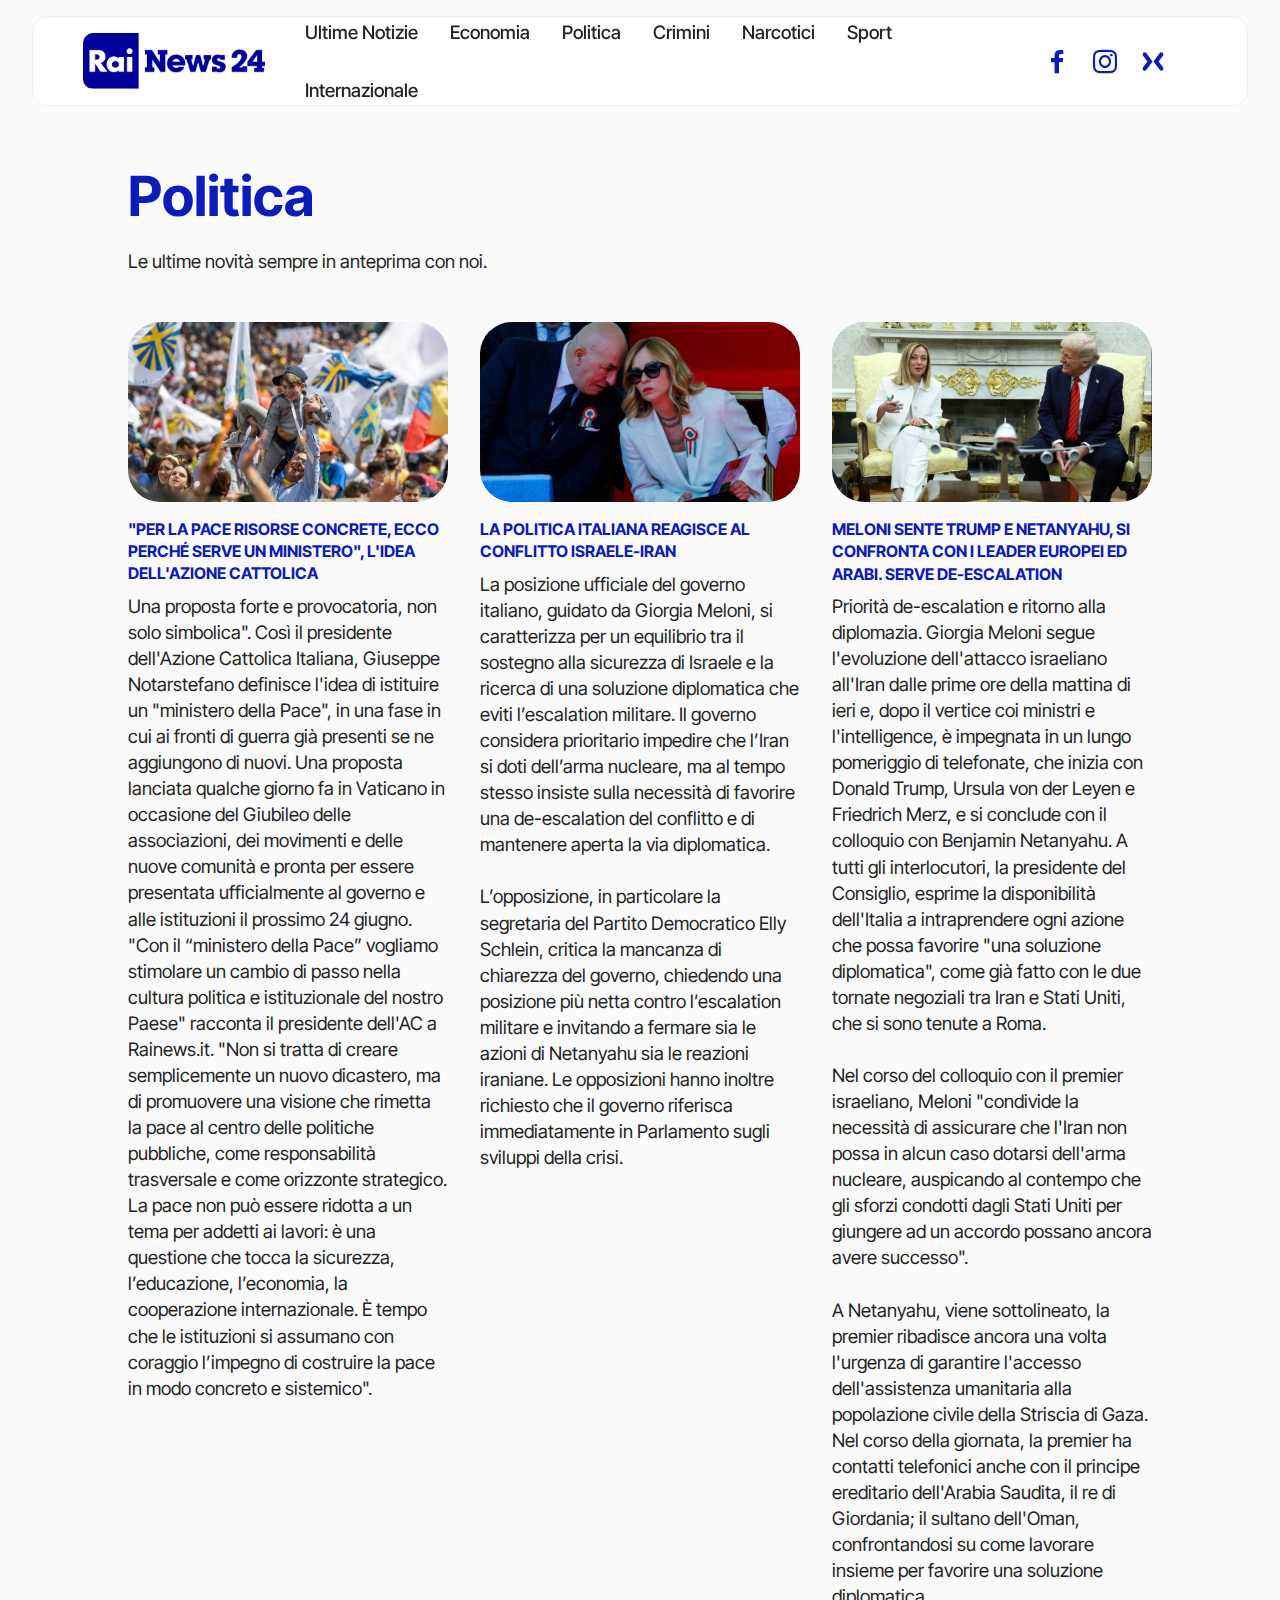
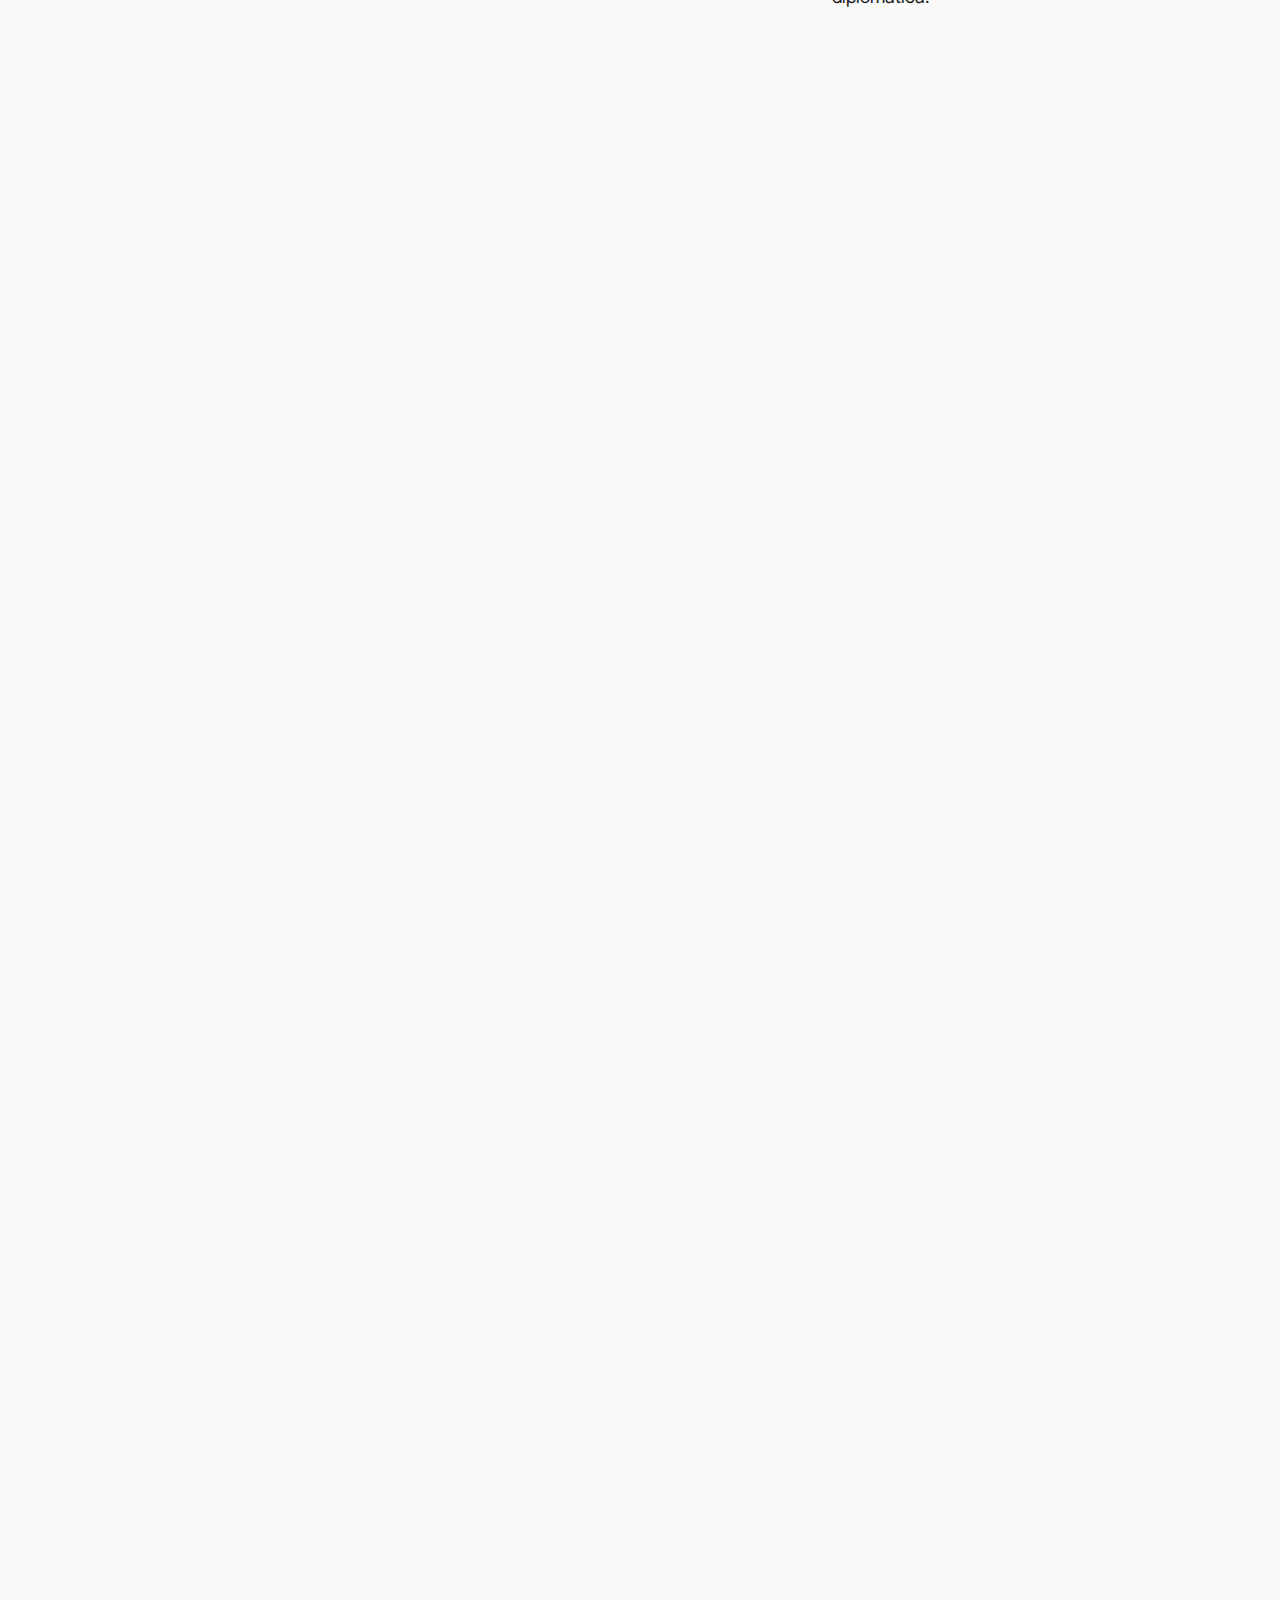
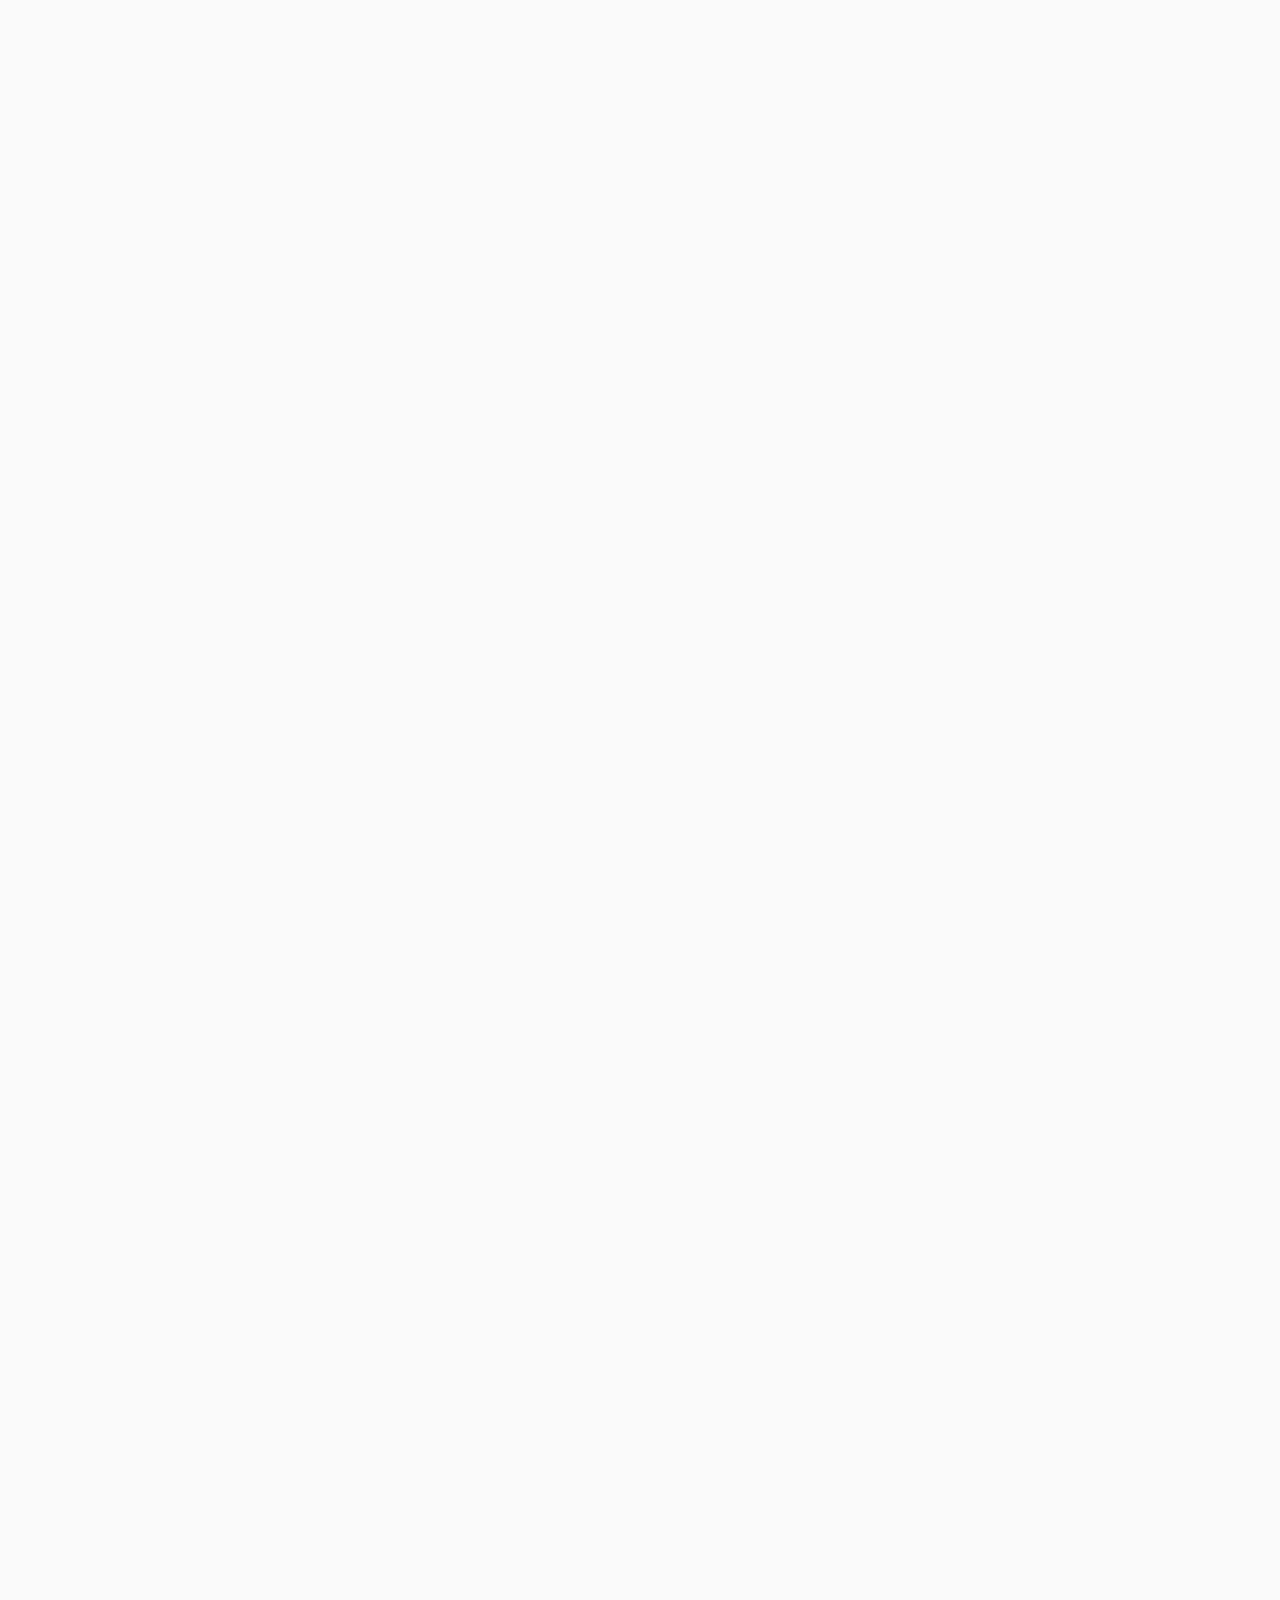
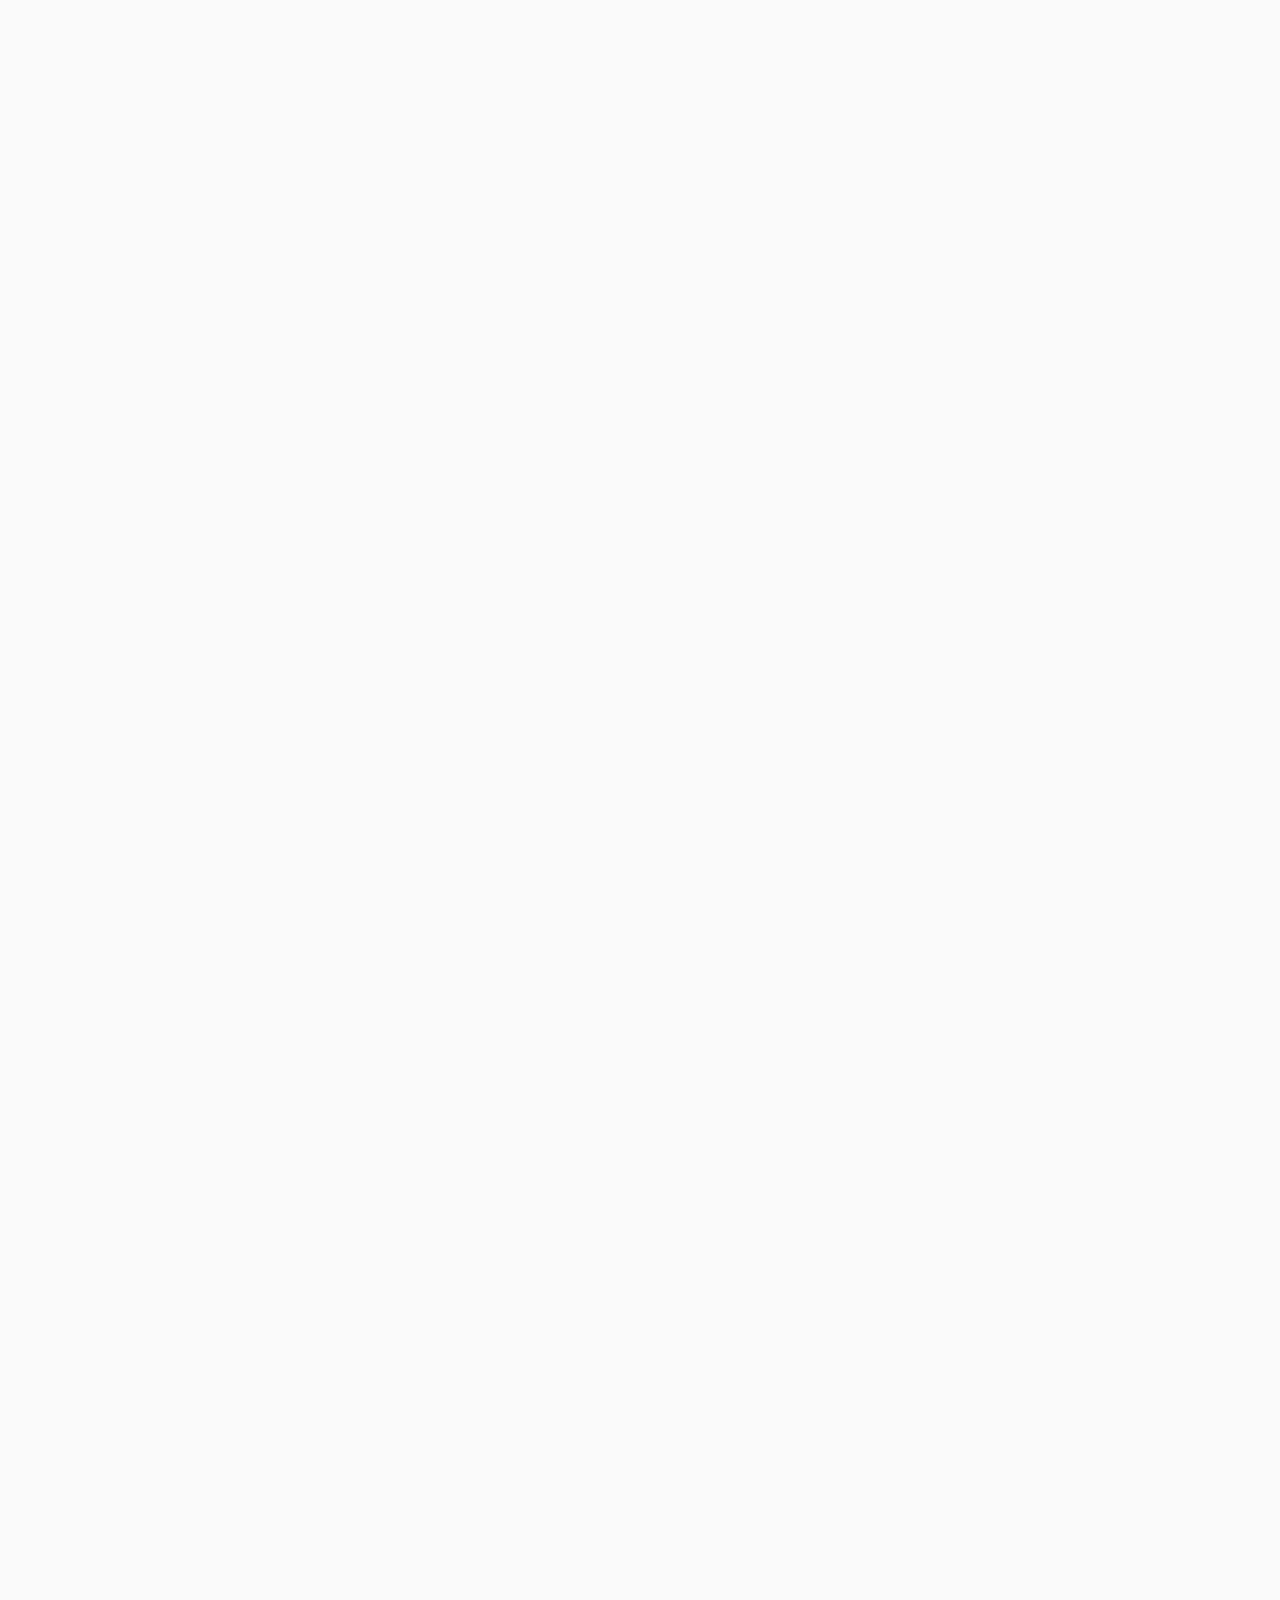
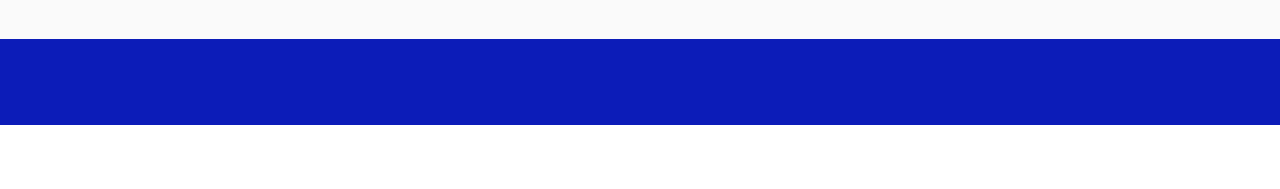
<file: RaiNewsPolitica.html>
<!DOCTYPE html>
<html  >
<head>
  <!-- Site made with Mobirise Website Builder v6.0.1, https://mobirise.com -->
  <meta charset="UTF-8">
  <meta http-equiv="X-UA-Compatible" content="IE=edge">
  <meta name="generator" content="Mobirise v6.0.1, mobirise.com">
  <meta name="viewport" content="width=device-width, initial-scale=1, minimum-scale=1">
  <link rel="shortcut icon" href="assets/images/favicon.png-128x128.png" type="image/x-icon">
  <meta name="description" content="Pagina di notizie nazionali e internazionali in tempo reale, con la massima credibilità, siamo sempre i numeri 1 in Italia.">
  
  
  <title>RaiNews I Politica</title>
  <link rel="stylesheet" href="assets/web/assets/mobirise-icons2/mobirise2.css">
  <link rel="stylesheet" href="assets/bootstrap/css/bootstrap.min.css">
  <link rel="stylesheet" href="assets/bootstrap/css/bootstrap-grid.min.css">
  <link rel="stylesheet" href="assets/bootstrap/css/bootstrap-reboot.min.css">
  <link rel="stylesheet" href="assets/animatecss/animate.css">
  <link rel="stylesheet" href="assets/popup-overlay-plugin/style.css">
  <link rel="stylesheet" href="assets/dropdown/css/style.css">
  <link rel="stylesheet" href="assets/socicon/css/styles.css">
  <link rel="stylesheet" href="assets/theme/css/style.css">
  <link rel="preload" href="https://fonts.googleapis.com/css?family=Inter+Tight:100,200,300,400,500,600,700,800,900,100i,200i,300i,400i,500i,600i,700i,800i,900i&display=swap" as="style" onload="this.onload=null;this.rel='stylesheet'">
  <noscript><link rel="stylesheet" href="https://fonts.googleapis.com/css?family=Inter+Tight:100,200,300,400,500,600,700,800,900,100i,200i,300i,400i,500i,600i,700i,800i,900i&display=swap"></noscript>
  <link rel="preload" as="style" href="assets/mobirise/css/mbr-additional.css?v=1SvvuH"><link rel="stylesheet" href="assets/mobirise/css/mbr-additional.css?v=1SvvuH" type="text/css">

  
  
  

</head>
<body>
  
  <section data-bs-version="5.1" class="menu menu01 essencem5 cid-uOcPyXz1AE" once="menu" id="menu01-j">
	

	<nav class="navbar navbar-dropdown navbar-fixed-top navbar-expand-lg">
		<div class="container">
			<div class="navbar-brand">
				<span class="navbar-logo">
					
						<img src="assets/images/rai-news-24-logo-2022.svg.png" alt="" style="height: 3.5rem;">
					
				</span>
				
			</div>
			<button class="navbar-toggler" type="button" data-toggle="collapse" data-bs-toggle="collapse" data-target="#navbarSupportedContent" data-bs-target="#navbarSupportedContent" aria-controls="navbarNavAltMarkup" aria-expanded="false" aria-label="Toggle navigation">
				<div class="hamburger">
					<span></span>
					<span></span>
					<span></span>
					<span></span>
				</div>
			</button>
			<div class="collapse navbar-collapse" id="navbarSupportedContent">
				<ul class="navbar-nav nav-dropdown nav-right" data-app-modern-menu="true"><li class="nav-item">
						<a class="nav-link link text-black text-primary display-4" href="index.html">Ultime Notizie</a>
					</li>
					<li class="nav-item">
						<a class="nav-link link text-black text-primary display-4" href="RaiNewsEconomia.html" aria-expanded="false">Economia</a>
					</li><li class="nav-item"><a class="nav-link link text-black text-primary display-4" href="RaiNewsPolitica.html">Politica</a></li>
					<li class="nav-item">
						<a class="nav-link link text-black text-primary display-4" href="RaiNewsCrimini.html">Crimini</a>
					</li>
					<li class="nav-item">
						<a class="nav-link link text-black text-primary display-4" href="RaiNewsNarcotici.html">Narcotici</a>
					</li><li class="nav-item"><a class="nav-link link text-black text-primary display-4" href="RaiNewsSport.html">Sport</a></li><li class="nav-item"><a class="nav-link link text-black text-primary display-4" href="RaiNewsInternazionale.html">Internazionale</a></li></ul>
				<div class="icons-menu">
					<a class="iconfont-wrapper" href="https://www.facebook.com/RaiNews" target="_blank">
						<span class="p-2 mbr-iconfont socicon-facebook socicon"></span>
					</a>
					<a class="iconfont-wrapper" href="https://www.instagram.com/rainewsofficial/?hl=it" target="_blank">
						<span class="p-2 mbr-iconfont socicon-instagram socicon"></span>
					</a>
					<a class="iconfont-wrapper" href="https://x.com/RaiNews" target="_blank">
						<span class="p-2 mbr-iconfont socicon-mixer socicon"></span>
					</a>
					
				</div>
				
			</div>
		</div>
	</nav>
</section>

<section data-bs-version="5.1" class="features2 cid-uOcPyXXcq5" id="features2-k">
    
    
    <div class="container-fluid">
        <div class="wrapper">
            <div class="mbr-section-head">
                <h4 class="mbr-section-title mbr-fonts-style mb-3 display-2"><strong>Politica</strong></h4>
                <p class="mbr-section-subtitle mbr-fonts-style mb-5 display-4">Le ultime novità sempre in anteprima con noi.</p>
            </div>
            <div class="row mt-4 justify-content-center">
                <div class="item features-image col-12 col-md-6 col-lg-4">
                    <div class="item-wrapper">
                        <div class="item-img">
                            <img src="assets/images/11.jpg-768x511.jpeg" data-slide-to="0" data-bs-slide-to="0" alt="">
                        </div>
                        <div class="item-content mt-3">
                            <h5 class="item-title mbr-fonts-style text-uppercase display-7"><strong>"Per la Pace risorse concrete, ecco perché serve un ministero", l'idea dell'Azione Cattolica</strong></h5>
                            
                            <p class="mbr-text mbr-fonts-style mt-2 display-4">Una proposta forte e provocatoria, non solo simbolica". Così il presidente dell'Azione Cattolica Italiana, Giuseppe Notarstefano definisce l'idea di istituire un "ministero della Pace", in una fase in cui ai fronti di guerra già presenti se ne aggiungono di nuovi. Una proposta lanciata qualche giorno fa in Vaticano in occasione del Giubileo delle associazioni, dei movimenti e delle nuove comunità e pronta per essere presentata ufficialmente al governo e alle istituzioni il prossimo 24 giugno.&nbsp;<br>"Con il “ministero della Pace” vogliamo stimolare un cambio di passo nella cultura politica e istituzionale del nostro Paese" racconta il presidente dell'AC a Rainews.it. "Non si tratta di creare semplicemente un nuovo dicastero, ma di promuovere una visione che rimetta la pace al centro delle politiche pubbliche, come responsabilità trasversale e come orizzonte strategico. La pace non può essere ridotta a un tema per addetti ai lavori: è una questione che tocca la sicurezza, l’educazione, l’economia, la cooperazione internazionale. È tempo che le istituzioni si assumano con coraggio l’impegno di costruire la pace in modo concreto e sistemico".<br></p>
                        </div>
                    </div>
                </div>
                <div class="item features-image col-12 col-md-6 col-lg-4">
                    <div class="item-wrapper">
                        <div class="item-img">
                            <img src="assets/images/084930027-055a45c2-f211-4355-a822-6aa043654f29.jpg-800x450.jpg" data-slide-to="1" data-bs-slide-to="1" alt="">
                        </div>
                        <div class="item-content mt-3">
                            <h5 class="item-title mbr-fonts-style text-uppercase display-7"><strong>La politica italiana reagisce al conflitto Israele-Iran</strong></h5>
                            
                            <p class="mbr-text mbr-fonts-style mt-2 display-4">La posizione ufficiale del governo italiano, guidato da Giorgia Meloni, si caratterizza per un equilibrio tra il sostegno alla sicurezza di Israele e la ricerca di una soluzione diplomatica che eviti l’escalation militare. Il governo considera prioritario impedire che l’Iran si doti dell’arma nucleare, ma al tempo stesso insiste sulla necessità di favorire una de-escalation del conflitto e di mantenere aperta la via diplomatica.
<br>
<br>L’opposizione, in particolare la segretaria del Partito Democratico Elly Schlein, critica la mancanza di chiarezza del governo, chiedendo una posizione più netta contro l’escalation militare e invitando a fermare sia le azioni di Netanyahu sia le reazioni iraniane. Le opposizioni hanno inoltre richiesto che il governo riferisca immediatamente in Parlamento sugli sviluppi della crisi.<br></p>
                        </div>
                    </div>
                </div>
                <div class="item features-image col-12 col-md-6 col-lg-4">
                    <div class="item-wrapper">
                        <div class="item-img">
                            <img src="assets/images/tvcq5cg2hjbg7ayzwqzr6kipdy.jpg-1011x674.jpeg" data-slide-to="2" data-bs-slide-to="2" alt="">
                        </div>
                        <div class="item-content mt-3">
                            <h5 class="item-title mbr-fonts-style text-uppercase display-7"><strong>Meloni sente Trump e Netanyahu, si confronta con i leader europei ed arabi. Serve de-escalation</strong></h5>
                            
                            <p class="mbr-text mbr-fonts-style mt-2 display-4">Priorità de-escalation e ritorno alla diplomazia. Giorgia Meloni segue l'evoluzione dell'attacco israeliano all'Iran dalle prime ore della mattina di ieri e, dopo il vertice coi ministri e l'intelligence, è impegnata in un lungo pomeriggio di telefonate, che inizia con Donald Trump, Ursula von der Leyen e Friedrich Merz, e si conclude con il colloquio con Benjamin Netanyahu. A tutti gli interlocutori, la presidente del Consiglio, esprime la disponibilità dell'Italia a intraprendere ogni azione che possa favorire "una soluzione diplomatica", come già fatto con le due tornate negoziali tra Iran e Stati Uniti, che si sono tenute a Roma. 
<br>
<br>Nel corso del colloquio con il premier israeliano, Meloni "condivide la necessità di assicurare che l'Iran non possa in alcun caso dotarsi dell'arma nucleare, auspicando al contempo che gli sforzi condotti dagli Stati Uniti per giungere ad un accordo possano ancora avere successo". 
<br>
<br>A Netanyahu, viene sottolineato, la premier ribadisce ancora una volta l'urgenza di garantire l'accesso dell'assistenza umanitaria alla popolazione civile della Striscia di Gaza. Nel corso della giornata, la premier ha contatti telefonici anche con il principe ereditario dell'Arabia Saudita, il re di Giordania; il sultano dell'Oman, confrontandosi su come lavorare insieme per favorire una soluzione diplomatica.<br></p>
                        </div>
                    </div>
                </div>
            </div>
        </div>

    </div>
</section>

<section data-bs-version="5.1" class="features2 cid-uOcPyYjPVZ" id="features2-l">
    
    
    <div class="container-fluid">
        <div class="wrapper">
            
            <div class="row mt-4 justify-content-center">
                <div class="item features-image col-12 col-md-6 col-lg-4">
                    <div class="item-wrapper">
                        <div class="item-img">
                            <img src="assets/images/1126315-thumb-full-720-250613-tajani-iran.jpg-1011x569.jpeg" data-slide-to="0" data-bs-slide-to="0" alt="">
                        </div>
                        <div class="item-content mt-3">
                            <h5 class="item-title mbr-fonts-style text-uppercase display-7"><strong>Israele-Iran, Tajani: “No a escalation, torniamo a sederci attorno a un tavolo”</strong></h5>
                            
                            <p class="mbr-text mbr-fonts-style mt-2 display-4">Nel giorno dell’offensiva di Israele contro l’Iran e della reazione di Teheran arrivata nel giro di poche ore, Antonio Tajani, ministro degli Esteri italiano, spiega al Tg1: “Stamattina ho chiesto al ministro degli Esteri iraniano di avere reazioni proporzionate per evitare un’escalation”.
<br>
<br>Sempre Tajani osserva: “Questo è il nostro obiettivo, bisogna far rimettere americani e iraniani attorno a un tavolo. Sosteniamo tutte le iniziative che possano far riaprire il dialogo diplomatico”.</p>
                        </div>
                    </div>
                </div>
                <div class="item features-image col-12 col-md-6 col-lg-4">
                    <div class="item-wrapper">
                        <div class="item-img">
                            <img src="assets/images/screenshot-20250612-201215-1749752223618.jpg-adolfo-urso-.jpg-480x263.jpg" data-slide-to="1" data-bs-slide-to="1" alt="">
                        </div>
                        <div class="item-content mt-3">
                            <h5 class="item-title mbr-fonts-style text-uppercase display-7"><strong>Urso: in decreto siderurgia c'è ok a commissario che investa nell'acciaio a Taranto</strong></h5>
                            
                            <p class="mbr-text mbr-fonts-style mt-2 display-4">Il ministro delle Imprese e del Made in Italy ha annunciato la nomina di un commissario straordinario a favore di coloro che faranno investimenti a Taranto, in area ex Ilva o all'esterno, purché collegati con la produzione siderurgica.<br><br>Nel decreto legge approvato nel pomeriggio in Consiglio dei ministri "sono previste procedure di fast track, con la nomina di un commissario straordinario a favore di coloro che faranno investimenti a Taranto, in area ex Ilva o all'esterno, purché collegati con la produzione siderurgica, applicando l'articolo 13 del decreto legge Asset che ci consente di nominare un commissario straordinario per la concessione di tutte le autorizzazioni". Lo ha annunciato il ministro del Made in Italy, Adolfo Urso, nella conferenza stampa al termine del Cdm.
<br>
<br>Lo stesso è già accaduto "in questi mesi, nel caso di significativi investimenti esteri come quelli di Silicon Box in Piemonte, Amazon in Lombardia e un'impresa farmaceutica danese nel Lazio. Questa norma ci consegnerà altrettanto per l'area ex Ilva e di quelle all'esterno, purché collegati con la produzione siderurgica", aggiunge.<br></p>
                        </div>
                    </div>
                </div>
                <div class="item features-image col-12 col-md-6 col-lg-4">
                    <div class="item-wrapper">
                        <div class="item-img">
                            <img src="assets/images/3333.jpg-806x453.jpeg" data-slide-to="2" data-bs-slide-to="2" alt="">
                        </div>
                        <div class="item-content mt-3">
                            <h5 class="item-title mbr-fonts-style text-uppercase display-7"><strong>Due anni dalla morte di Berlusconi. La figlia Marina: “Per lui la guerra era la follia delle follie”</strong></h5>
                            
                            <p class="mbr-text mbr-fonts-style mt-2 display-4">Sono trascorsi due anni dalla scomparsa di Silvio Berlusconi. E per l'occasione sua figlia Marina Berlusconi ha riletto con “Il Giornale” le ultime parole scritte dal padre in ospedale. È stata la primogenita a volere fortemente la pubblicazione di quel manoscritto e ne custodisce gelosamente l'originale. Era con lui mentre scriveva quelle righe. “Il primo desiderio di mio padre è sempre stato quello di sentirsi amato, di sentirsi apprezzato. Non capiva quelli che ambiscono in tutti i modi a ‘farsi temere’: era quanto di più lontano dal suo modo di essere”, racconta in una lunga intervista.<br></p>
                        </div>
                    </div>
                </div>
            </div>
        </div>

    </div>
</section>

<section data-bs-version="5.1" class="features2 cid-uOcPyYG6Kq" id="features2-m">
    
    
    <div class="container-fluid">
        <div class="wrapper">
            
            <div class="row mt-4 justify-content-center">
                <div class="item features-image col-12 col-md-6 col-lg-4">
                    <div class="item-wrapper">
                        <div class="item-img">
                            <img src="assets/images/4444.jpg-806x453.jpg" data-slide-to="0" data-bs-slide-to="0" alt="">
                        </div>
                        <div class="item-content mt-3">
                            <h5 class="item-title mbr-fonts-style text-uppercase display-7"><strong>Mattarella: anche in Italia "bambini invisibili", un dovere proteggerli e garantire istruzione</strong></h5>
                            
                            <p class="mbr-text mbr-fonts-style mt-2 display-4">Anche in Italia, come in molte parti del mondo, ci sono "bambini invisibili", esclusi e sfruttati, i cui diritti non vengono garantiti nonostante la Costituzione affermi "con chiarezza il dovere della Repubblica di proteggere l'infanzia e garantire il diritto all'istruzione. Lo afferma in una dichiarazione il presidente della Repubblica Sergio Mattarella.
<br>
<br>"Negli ultimi decenni, l'azione congiunta di governi, organizzazioni internazionali e società civile, ha sottratto milioni di bambine e bambini a condizioni di lavoro degradanti, reinserendoli in percorsi di istruzione, protezione e crescita. Frutto di un impegno corale, questi risultati rischiano oggi di essere compromessi dalle crisi globali, dai conflitti armati, dai cambiamenti climatici, dall'aumento delle disuguaglianze", osserva il Capo dello Stato aggiungendo che "si calcola che oltre 160 milioni di minori nel mondo siano ancora coinvolti in forme di lavoro che mettono a rischio la loro salute, ostacolandone lo sviluppo e violandone la libertà".
<br>
<br>Il presidente della Repubblica ha dunque sottolineato: "Sono bambini spesso invisibili, costretti a svolgere lavori pericolosi per sopravvivere: perché la fame è più urgente dell'infanzia, perché le loro scuole sono state distrutte dalle bombe, perché non esistono alternative né prospettive. Situazioni sommerse di sfruttamento e di esclusione sono presenti anche in Italia, soprattutto in contesti segnati da fragilità sociale ed economica", rilancia il presidente ricordando che "la piena affermazione dei diritti dei bambini è un dovere sociale che misura la civiltà e la coesione di un popolo".</p>
                        </div>
                    </div>
                </div>
                <div class="item features-image col-12 col-md-6 col-lg-4">
                    <div class="item-wrapper">
                        <div class="item-img">
                            <img src="assets/images/5555.jpg-806x453.jpg" data-slide-to="1" data-bs-slide-to="1" alt="">
                        </div>
                        <div class="item-content mt-3">
                            <h5 class="item-title mbr-fonts-style text-uppercase display-7"><strong>"Cifra insostenibile". I principali fattori che determinano la fuga rimangono i grandi conflitti. Con 14,3 milioni di rifugiati e sfollati interni, il Sudan rappresenta attualmente l'emergenza maggiore</strong></h5>
                            
                            <p class="mbr-text mbr-fonts-style mt-2 display-4">Circa 122,1 milioni di persone in tutto il mondo sono state costrette a lasciare le proprie case alla fine di aprile. Lo hanno dichiarato le Nazioni Unite, definendo la cifra "insostenibile". Il numero di sfollati a causa di guerra, violenza e persecuzioni ha raggiunto il record di 123,2 milioni alla fine del 2024, ma da allora è leggermente diminuito. Un gran numero di siriani è riuscito a tornare alle proprie case dopo il rovesciamento del presidente Bashar al-Assad, ha dichiarato l'UNHCR, l'agenzia delle Nazioni Unite per i rifugiati, nel suo rapporto annuale.<br><br>Secondo il rapporto annuale Global Trends dell'Unhcr, alla fine di aprile 2025 c'erano 122,1 milioni di persone costrette a fuggire dalle loro case, rispetto ai 120 milioni dello stesso periodo dell'anno scorso. I principali fattori che determinano la fuga rimangono i grandi conflitti come quello in Sudan, Myanmar e Ucraina e la continua incapacità della politica di fermare i combattimenti. Quali saranno le tendenze nei mesi rimanenti del 2025, dipenderà molto dalla possibilità di raggiungere la pace, dal miglioramento delle condizioni di ritorno a casa, e dall'impatto dei tagli attuali ai finanziamenti sulle situazioni di rifugiati e sfollati in tutto il mondo.<br></p>
                        </div>
                    </div>
                </div>
                <div class="item features-image col-12 col-md-6 col-lg-4">
                    <div class="item-wrapper">
                        <div class="item-img">
                            <img src="assets/images/6666.jpg-806x453.jpg" data-slide-to="2" data-bs-slide-to="2" alt="">
                        </div>
                        <div class="item-content mt-3">
                            <h5 class="item-title mbr-fonts-style text-uppercase display-7"><strong>Terzo mandato, duello tra Forza Italia e Lega</strong></h5>
                            
                            <p class="mbr-text mbr-fonts-style mt-2 display-4">Sale di toni la sfida interna alla maggioranza sul terzo mandato. Antonio Tajani evoca Hitler e Mussolini: "anche loro avevano vinto le elezioni". E la reazione della Lega oscilla fra l'ira e l'offesa. Soprattutto fra i governatori del partito di Matteo Salvini (il quale, invece, cerca di smorzare le tensioni), che si sono fatti sentire nel Consiglio federale convocato dal leader, premendo affinché al più presto sia convocato un vertice di maggioranza per discutere una proposta. In mezzo c'è Giorgia Meloni che, al di là dell'apertura al confronto annunciata da FdI nei giorni scorsi, secondo più fonti di governo, non sarebbe affatto intenzionata ad accelerare su questo dossier.<br><br>&nbsp;All'indomani del vertice dei leader di centrodestra a Palazzo Chigi, in cui non è stato volutamente messo sul tavolo il tema decisamente divisivo, FI ha ribadito con forza di non condividere l'ipotesi di modifica che consentirebbe ai presidenti di regione più di due mandati. "Non è una questione di volontà popolare... Anche Mussolini ha vinto le elezioni, anche Hitler aveva vinto le elezioni", la linea di Tajani, secondo cui un governatore "troppo tempo seduto su una poltrona rischia di far sì che ci siano rischi di autoritarismo, di incrostazioni di potere". "Parole grevi, offensive, fuori luogo", come sono state definite in vari degli interventi dei leghisti durante le quasi due ore del Federale, il primo per Roberto Vannacci da vicesegretario, utile anche a confermare la kermesse di Pontida il 21 settembre. I più sconcertati, raccontano, sono stati i governatori (dell'organismo fanno parte Luca Zaia, Attilio Fontana e Massimiliano Fedriga). <br></p>
                        </div>
                    </div>
                </div>
            </div>
        </div>

    </div>
</section>

<section data-bs-version="5.1" class="features2 cid-uOcPyZ1A1s" id="features2-n">
    
    
    <div class="container-fluid">
        <div class="wrapper">
            
            <div class="row mt-4 justify-content-center">
                <div class="item features-image col-12 col-md-6 col-lg-4">
                    <div class="item-wrapper">
                        <div class="item-img">
                            <img src="assets/images/6666.jpg-768x511.jpeg" data-slide-to="0" data-bs-slide-to="0" alt="">
                        </div>
                        <div class="item-content mt-3">
                            <h5 class="item-title mbr-fonts-style text-uppercase display-7"><strong>L'annuncio di Trump: "Accordo con la Cina, a noi i minerali, a loro i visti per gli studenti"</strong></h5>
                            
                            <p class="mbr-text mbr-fonts-style mt-2 display-4">L'accordo è fatto". Donald Trump usa toni trionfalistici per descrivere l'intesa commerciale con la Cina, raggiunta al termine di una maratona negoziale di 48 ore e dopo settimane di tensioni che sembravano destinate a far naufragare la tregua raggiunta a Ginevra il mese scorso. Invece i negoziatori sono riusciti a lasciare la Lancaster House di Londra con un accordo di massima, che rappresenta un ulteriore passo avanti - anche se per molti osservatori "molto piccolo" - verso una pace commerciale. I dettagli dell'intesa sono scarsi. La Cina si è impegnata ad allentare i controlli alle esportazioni di terre rare e magneti. In cambio gli Stati Uniti si sono detti disponibili a rimuovere alcune restrizioni all'export, anche sui chip, e ad ammettere gli studenti cinesi nei college e nelle università americane. 
<br>
<br>Poche le notizie ufficiali sui contenuti dell'accordo
<br>L'accordo prevede che i dazi restino ai livelli stabiliti a Ginevra in maggio: ovvero al 30% per il made in China e al 10% per l'import cinese di prodotti americani. Nel lodare l'intesa Trump ha parlato di tariffe sulla Cina al 55%, lasciando immaginare un aumento rispetto al livello deciso solo il mese scorso. La Casa Bianca però è subito intervenuta per precisare che la cifra indicata da Trump include i dazi al 30% imposti negli ultimi mesi (10% quelli universali e 20% quelli sul Fentanyl) e quelli del 25% che erano in vigore in precedenza. Nonostante il chiarimento ufficiale, che ha spazzato via la confusione creata da presidente, la scarsità di dettagli lascia scettici i mercati preoccupati dal fatto che all'intesa manca la firma dei due presidenti.&nbsp;</p>
                        </div>
                    </div>
                </div>
                <div class="item features-image col-12 col-md-6 col-lg-4">
                    <div class="item-wrapper">
                        <div class="item-img">
                            <img src="assets/images/7777.jpg-794x448.jpg" data-slide-to="1" data-bs-slide-to="1" alt="">
                        </div>
                        <div class="item-content mt-3">
                            <h5 class="item-title mbr-fonts-style text-uppercase display-7"><strong>Polonia, Tusk si salva in Parlamento nel voto di fiducia chiesto dopo la vittoria di Nawrockii</strong></h5>
                            
                            <p class="mbr-text mbr-fonts-style mt-2 display-4">In Polonia, il governo filoeuropeo di Donald Tusk ha superato il voto di fiducia in Parlamento, dopo la grave battuta d'arresto nelle elezioni presidenziali di inizio mese, vinte dallo storico e nazionalista Karol Nawrocki il primo giugno scorso. Un totale di 243 parlamentari sui 460 seggi del Sejm (la Camera bassa) hanno detto sì alla prosecuzione dell’esperienza di governo di Tusk, concedendogli la maggioranza semplice necessaria.
<br>
<br>Il voto è stato indetto dal premier moderato, ma fortemente filoeuropeo, dopo che la coalizione che lo sostiene aveva puntato tutto sulla vittoria dello sfidante, il sindaco di Varsavia Rafal Trzaskowski. “Chiedo un voto di fiducia perché sono convinto, fiducioso e convinto, che abbiamo un mandato per governare” ha dichiarato Tusk all'inizio della sessione parlamentare. Ha affermato che il governo deve svolgere “un lavoro molto duro e serio, in condizioni che non miglioreranno”, consapevole com’è del potere di veto che il capo dello Stato potrà usare contro i provvedimenti più ostici, come le unioni civili per persone dello stesso sesso o per gli aiuti a Kiev.<br><br>I commentatori affermano che Nawrocki, sostenitore del presidente Usa Trump, tenterà di far cadere il governo e di rafforzare il principale partito di opposizione, Diritto e Giustizia (PiS), che lo ha sostenuto. Nawrocki ha vinto le elezioni con il 51% dei voti, una vittoria di stretto margine rispetto a Trzaskowski (49%). L'ex presidente del Consiglio europeo è salito al potere nel 2023 come capo di una coalizione tra la sua Piattaforma Civica (Ko) centrista, Polonia 2050 (centro), il conservatore Partito contadino polacco (Psl) e la Nuova sinistra.<br></p>
                        </div>
                    </div>
                </div>
                <div class="item features-image col-12 col-md-6 col-lg-4">
                    <div class="item-wrapper">
                        <div class="item-img">
                            <img src="assets/images/888.jpg-806x453.jpg" data-slide-to="2" data-bs-slide-to="2" alt="">
                        </div>
                        <div class="item-content mt-3">
                            <h5 class="item-title mbr-fonts-style text-uppercase display-7"><strong>Argentina, confermata dalla Corte Suprema la condanna a 6 anni per l'ex presidente Cristina Kirchner</strong></h5>
                            
                            <p class="mbr-text mbr-fonts-style mt-2 display-4">La Corte Suprema argentina ha respinto il ricorso della ex presidente Cristina Fernández de Kirchner contro una condanna a sei anni per corruzione, confermata in Cassazione. Il massimo tribunale, si legge nella sentenza, ha ratificato la pena di sei anni e il divieto a ricoprire cariche pubbliche. Il presidente Javier Milei ha subito commentato sui social la conferma della condanna nei confronti della ex presidente e leader dell'opposizione. “Giustizia. Fine”. Questo il breve messaggio pubblicato dall’inquilino della Casa Rosada pochi minuti dopo la pubblicazione della sentenza, mentre si trova in visita ufficiale in Israele.
<br>
<br>L'ex presidente, vedova del predecessore Nestor Kirchner, ha accusato la giustizia del suo Paese di agire come un partito e di avere messo un “lucchetto” all'opposizione. Lo ha dichiarato in un comizio improvvisato di fronte alla sede del Partito peronista (Partido Justicialista - Pj) di Buenos Aires, pochi minuti dopo la pubblicazione della sentenza. “Dopo il lucchetto ai salari, adesso il partito della giustizia ha messo anche il lucchetto al voto popolare e all'opposizione” ha detto Kirchner, che ha definito i tre giudici del massimo tribunale come un “triumvirato di impresentabili che esegue ordini superiori”.
<br>
<br>Kirchner ha poi fatto un paragone tra la sentenza di oggi e il fallito attentato del primo settembre del 2022 nei suoi confronti, affermando che “in quel momento la pallottola non è uscita ma oggi la sentenza sì è uscita”.<br></p>
                        </div>
                    </div>
                </div>
            </div>
        </div>

    </div>
</section>

<section data-bs-version="5.1" class="talkm5 footer2 cid-uOcPyZpfbv" once="footers" id="footer2-o">

	

	

	<div class="container">
		<div class="media-container-row align-center mbr-white">
			<div class="col-12">
				<p class="mbr-text mb-0 mbr-fonts-style display-7">
					© Copyright 2025 RaiNews Fast - All Rights Reserved
				</p>
			</div>
		</div></div></section><section class="display-7" style="padding: 0;align-items: center;justify-content: center;flex-wrap: wrap;    align-content: center;display: flex;position: relative;height: 4rem;"><a href="https://mobiri.se/2239471" style="flex: 1 1;height: 4rem;position: absolute;width: 100%;z-index: 1;"><img alt="" style="height: 4rem;" src="[data-uri]"></a><p style="margin: 0;text-align: center;" class="display-7">&#8204;</p><a style="z-index:1" href="https://mobirise.com"> Website Software</a></section><script src="assets/bootstrap/js/bootstrap.bundle.min.js"></script>  <script src="assets/smoothscroll/smooth-scroll.js"></script>  <script src="assets/ytplayer/index.js"></script>  <script src="assets/dropdown/js/navbar-dropdown.js"></script>  <script src="assets/theme/js/script.js"></script>  
  
  
 <div id="scrollToTop" class="scrollToTop mbr-arrow-up"><a style="text-align: center;"><i class="mbr-arrow-up-icon mbr-arrow-up-icon-cm cm-icon cm-icon-smallarrow-up"></i></a></div>
    <input name="animation" type="hidden">
  
</body>
</html>
</file>
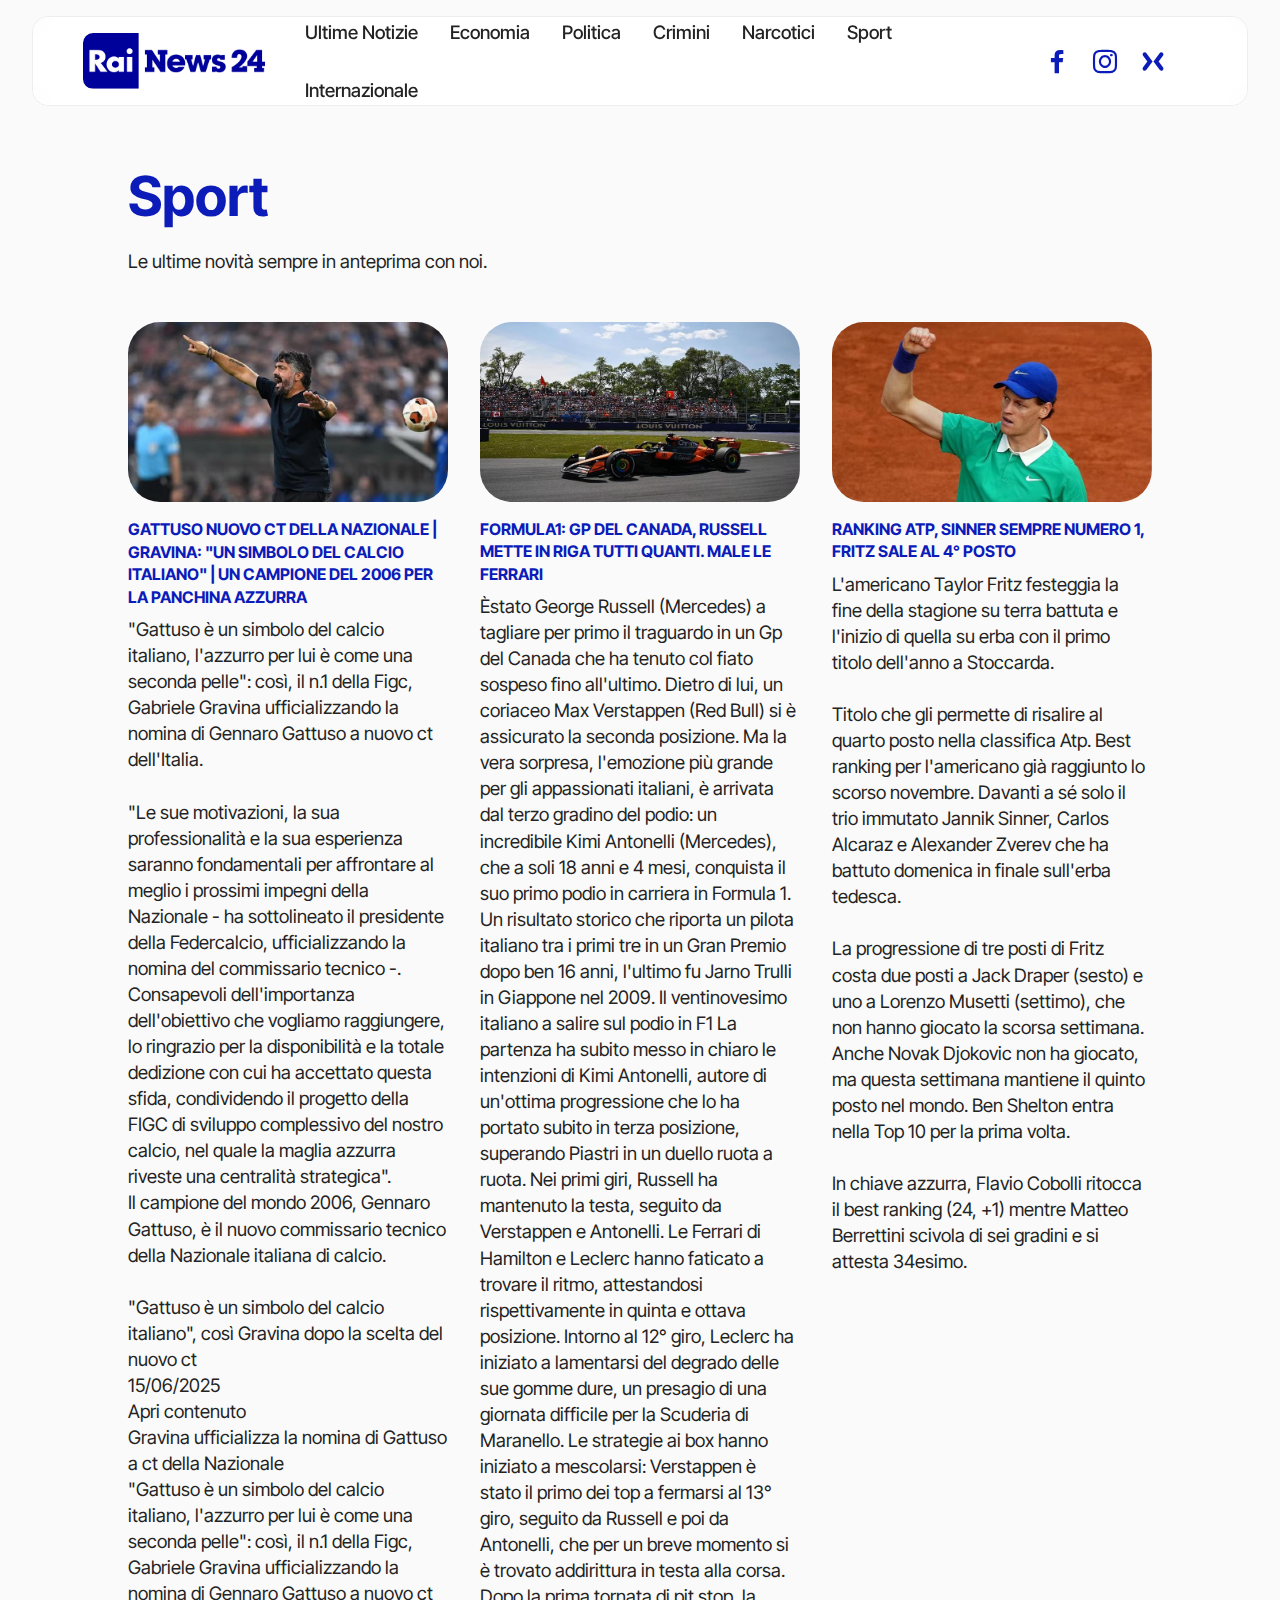
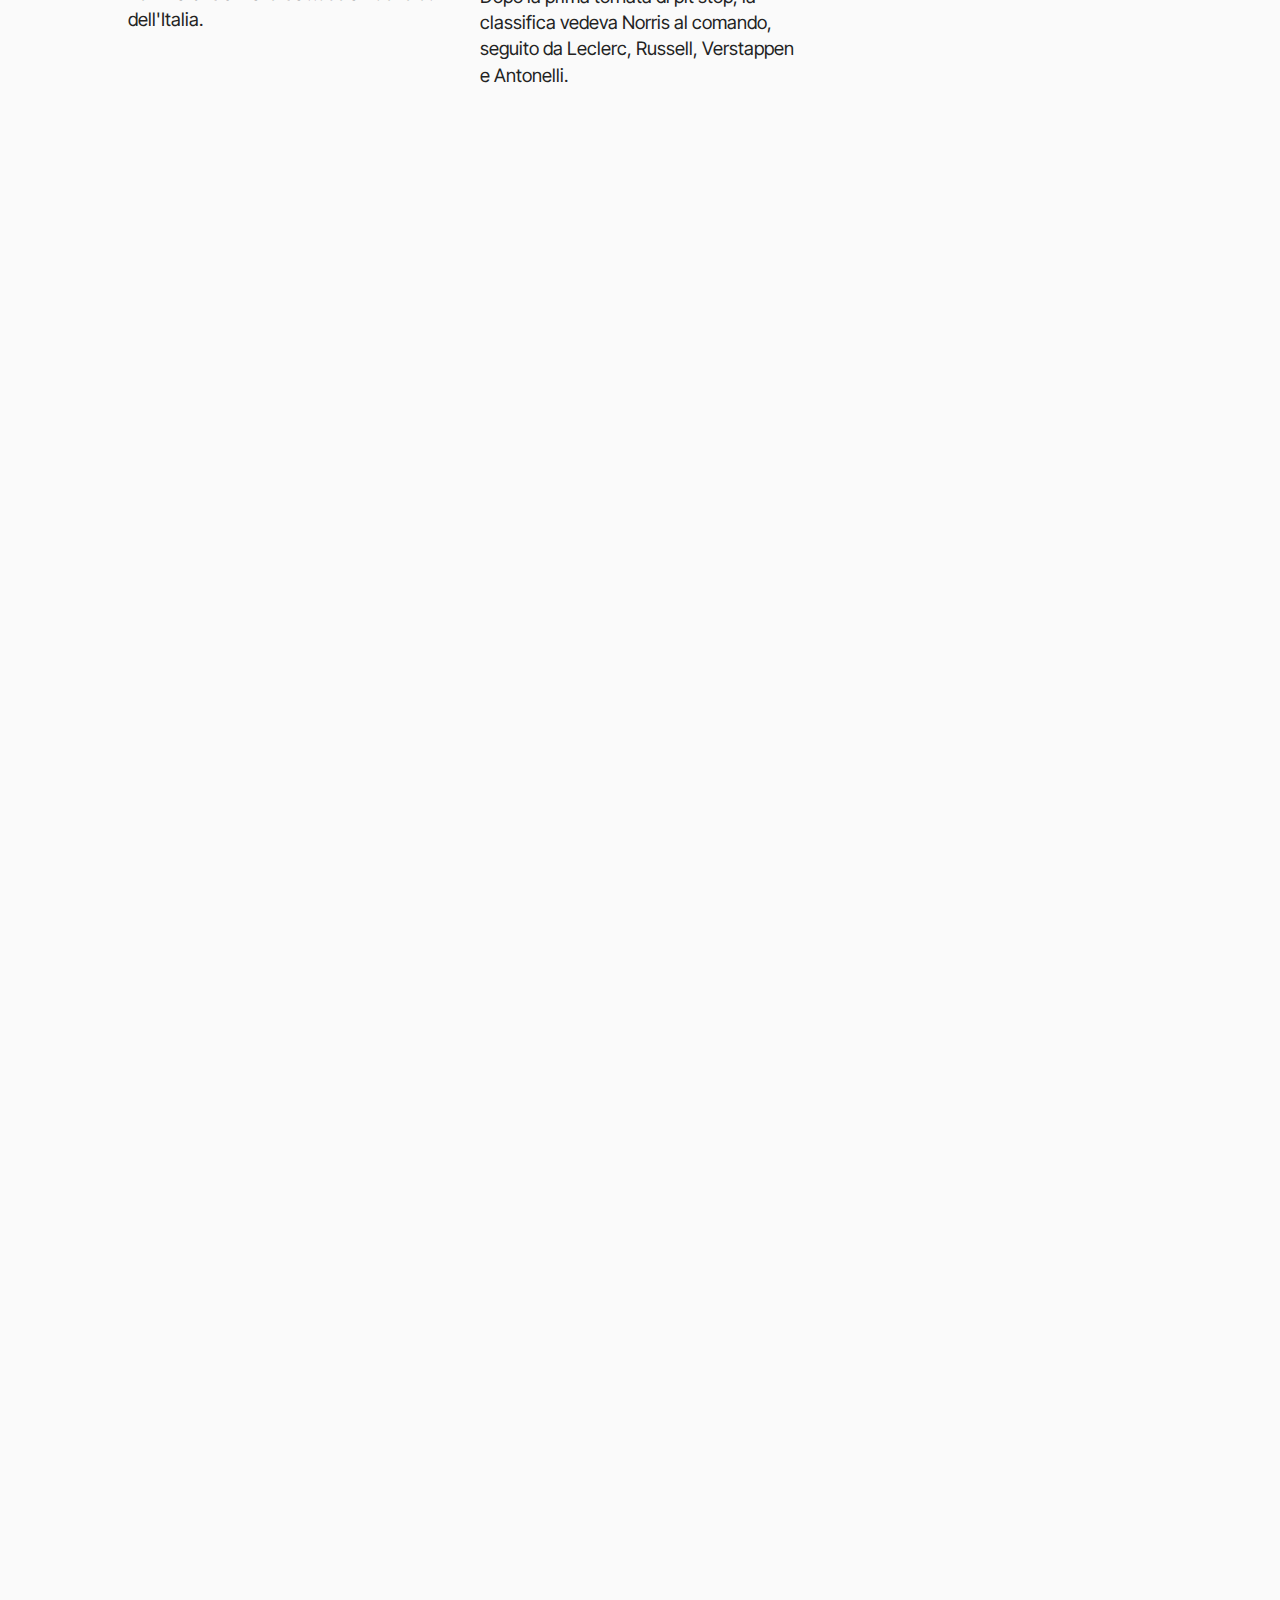
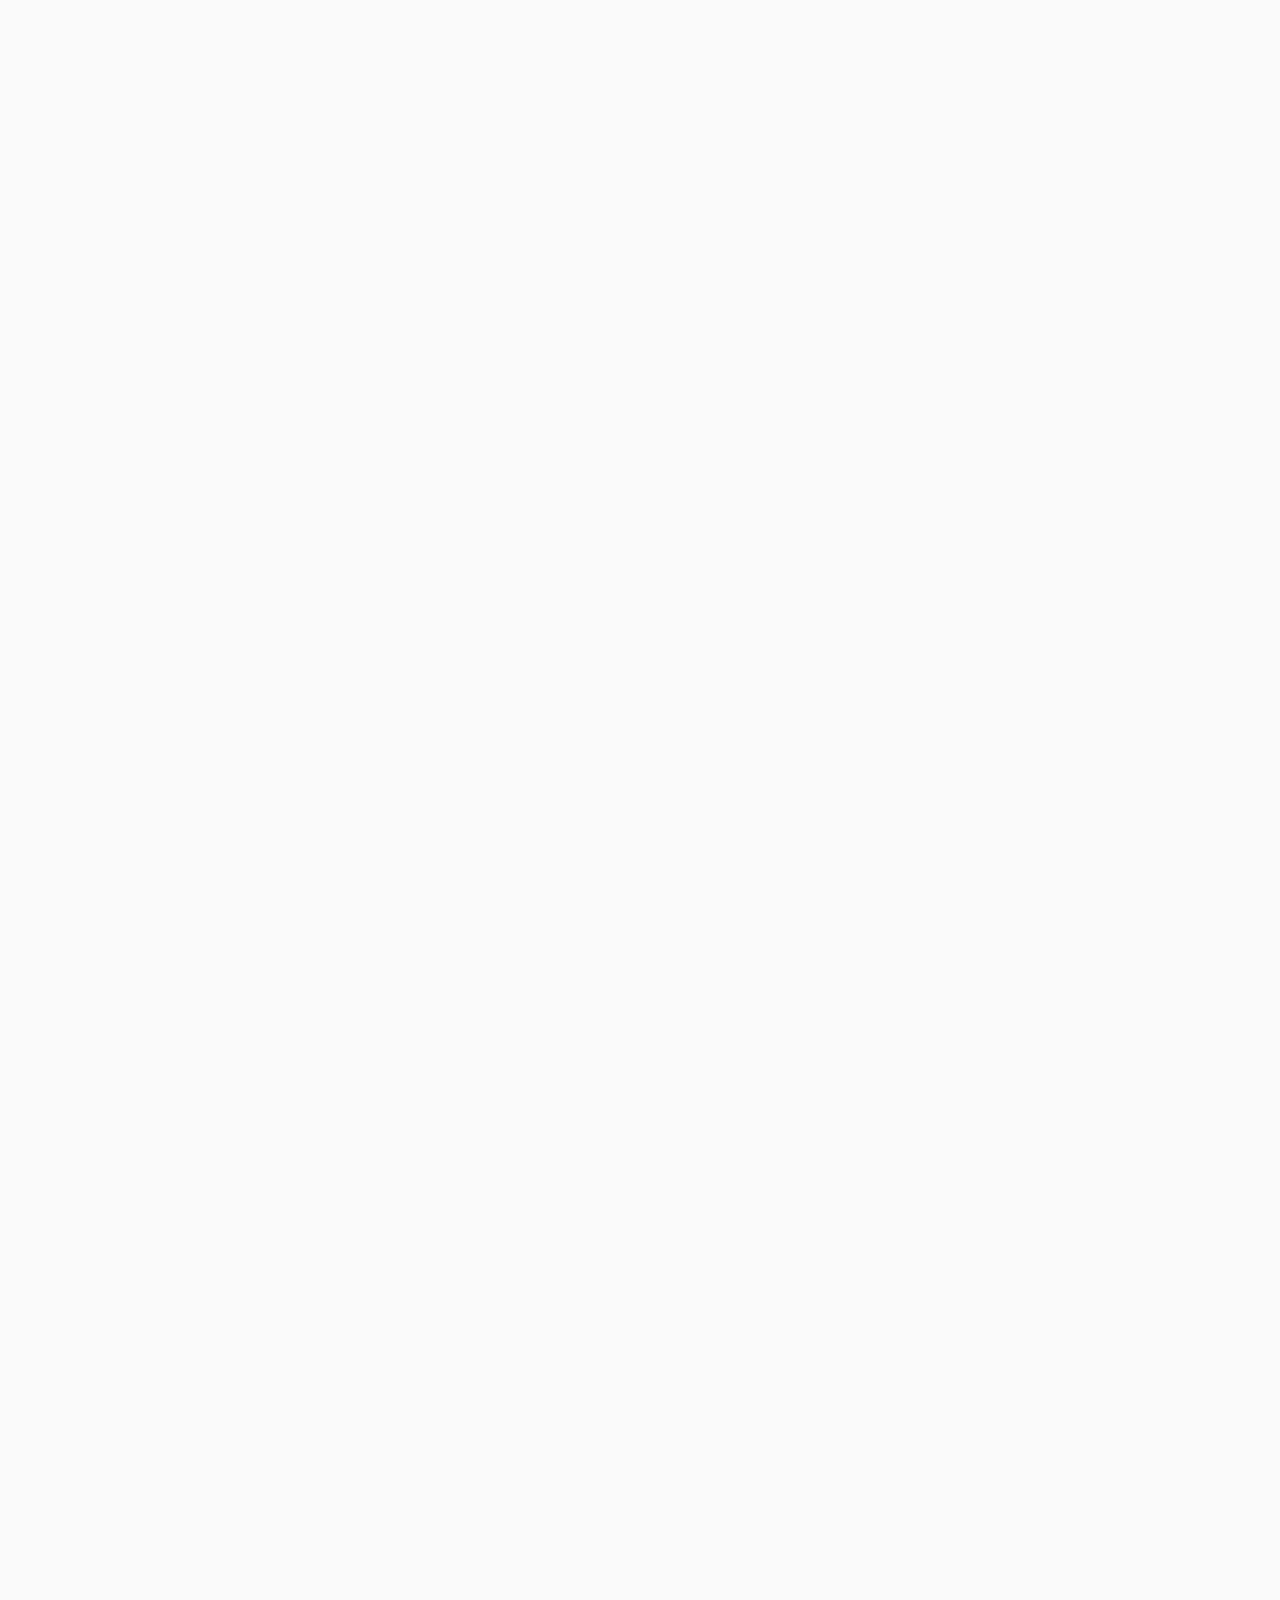
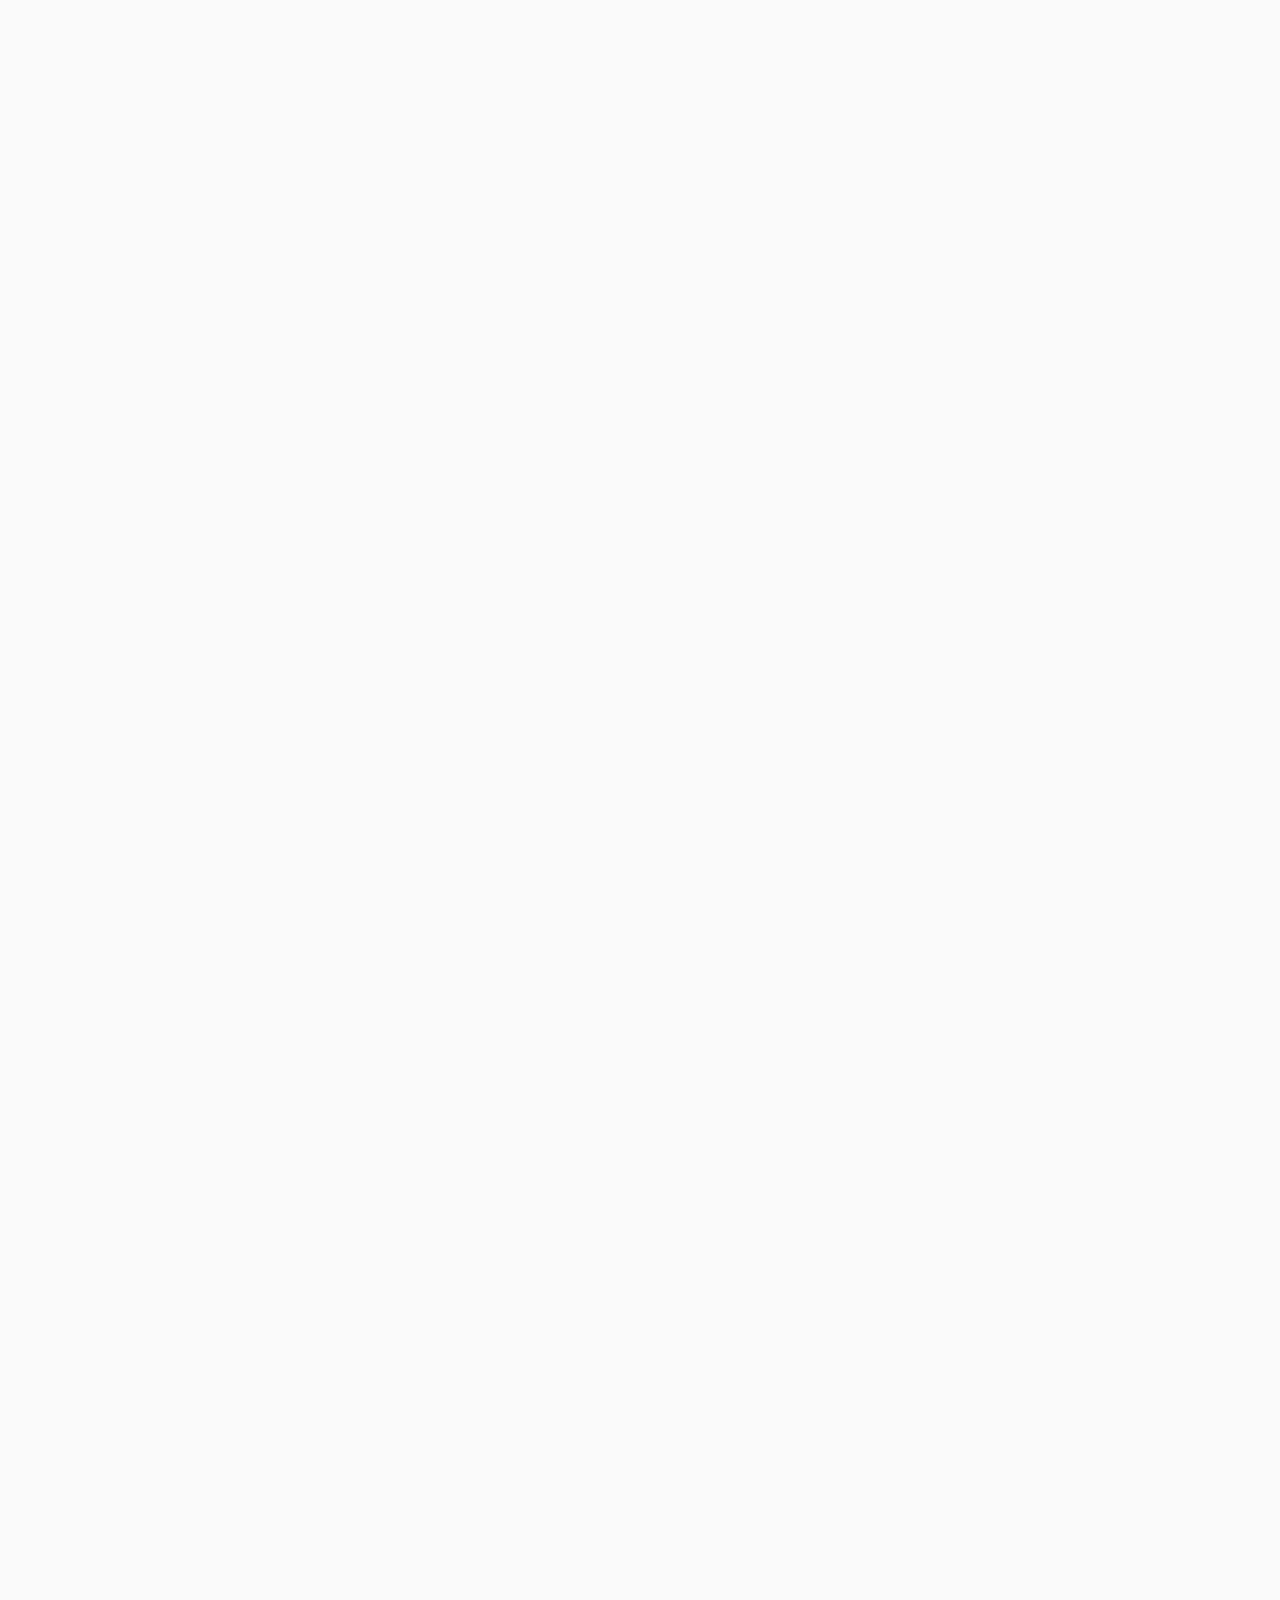
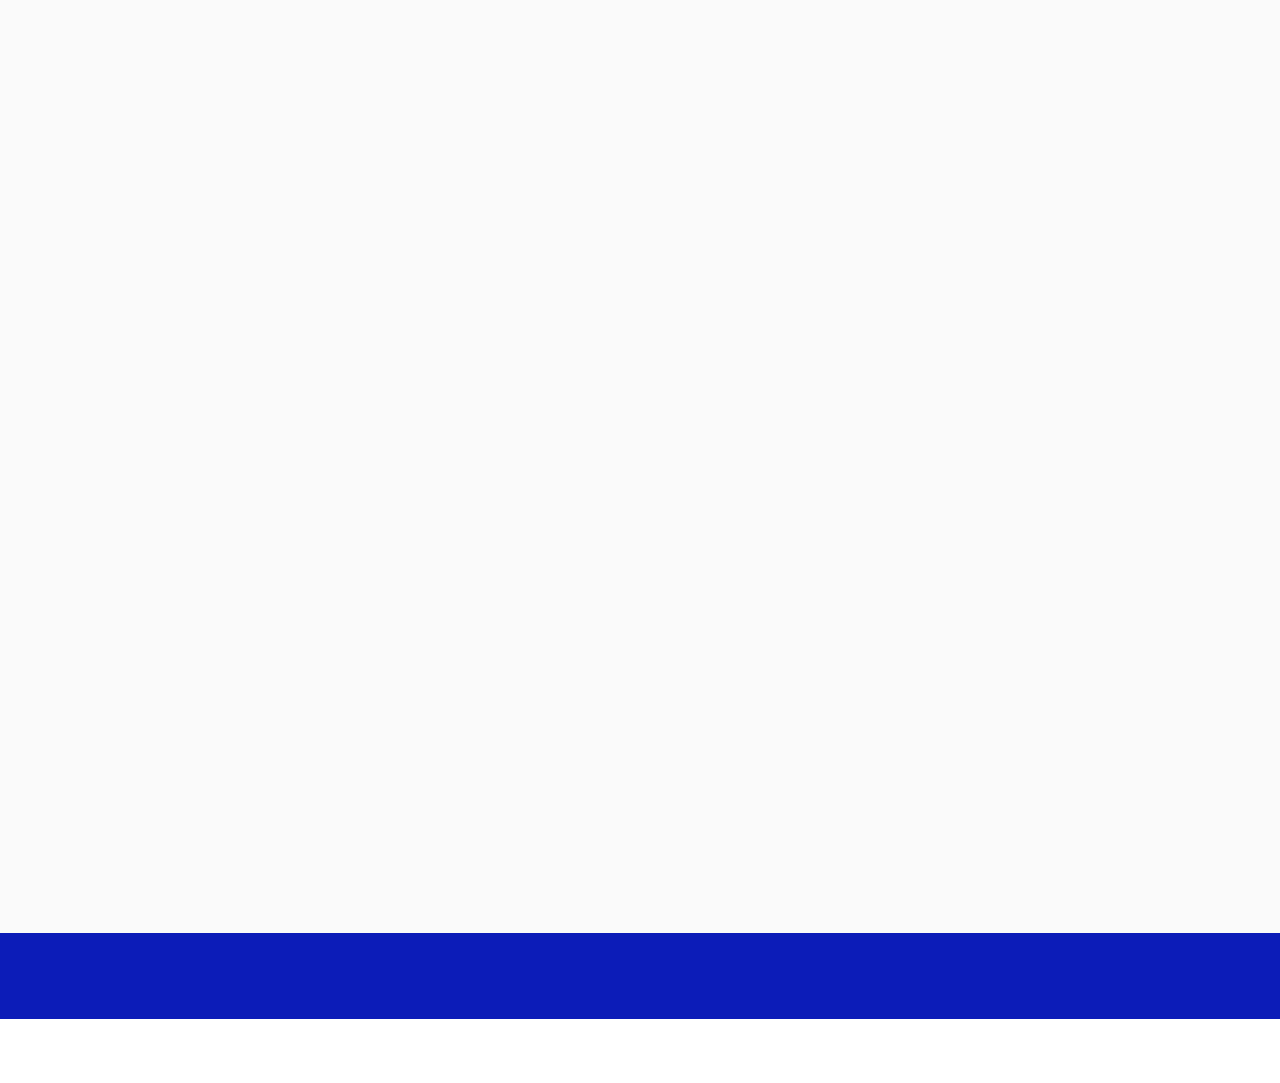
<file: RaiNewsSport.html>
<!DOCTYPE html>
<html  >
<head>
  <!-- Site made with Mobirise Website Builder v6.0.1, https://mobirise.com -->
  <meta charset="UTF-8">
  <meta http-equiv="X-UA-Compatible" content="IE=edge">
  <meta name="generator" content="Mobirise v6.0.1, mobirise.com">
  <meta name="viewport" content="width=device-width, initial-scale=1, minimum-scale=1">
  <link rel="shortcut icon" href="assets/images/favicon.png-128x128.png" type="image/x-icon">
  <meta name="description" content="Pagina di notizie nazionali e internazionali in tempo reale, con la massima credibilità, siamo sempre i numeri 1 in Italia.">
  
  
  <title>RaiNews I Sport</title>
  <link rel="stylesheet" href="assets/web/assets/mobirise-icons2/mobirise2.css">
  <link rel="stylesheet" href="assets/bootstrap/css/bootstrap.min.css">
  <link rel="stylesheet" href="assets/bootstrap/css/bootstrap-grid.min.css">
  <link rel="stylesheet" href="assets/bootstrap/css/bootstrap-reboot.min.css">
  <link rel="stylesheet" href="assets/animatecss/animate.css">
  <link rel="stylesheet" href="assets/popup-overlay-plugin/style.css">
  <link rel="stylesheet" href="assets/dropdown/css/style.css">
  <link rel="stylesheet" href="assets/socicon/css/styles.css">
  <link rel="stylesheet" href="assets/theme/css/style.css">
  <link rel="preload" href="https://fonts.googleapis.com/css?family=Inter+Tight:100,200,300,400,500,600,700,800,900,100i,200i,300i,400i,500i,600i,700i,800i,900i&display=swap" as="style" onload="this.onload=null;this.rel='stylesheet'">
  <noscript><link rel="stylesheet" href="https://fonts.googleapis.com/css?family=Inter+Tight:100,200,300,400,500,600,700,800,900,100i,200i,300i,400i,500i,600i,700i,800i,900i&display=swap"></noscript>
  <link rel="preload" as="style" href="assets/mobirise/css/mbr-additional.css?v=bPpKb1"><link rel="stylesheet" href="assets/mobirise/css/mbr-additional.css?v=bPpKb1" type="text/css">

  
  
  

</head>
<body>
  
  <section data-bs-version="5.1" class="menu menu01 essencem5 cid-uOigkMcPQL" once="menu" id="menu01-12">
	

	<nav class="navbar navbar-dropdown navbar-fixed-top navbar-expand-lg">
		<div class="container">
			<div class="navbar-brand">
				<span class="navbar-logo">
					
						<img src="assets/images/rai-news-24-logo-2022.svg.png" alt="" style="height: 3.5rem;">
					
				</span>
				
			</div>
			<button class="navbar-toggler" type="button" data-toggle="collapse" data-bs-toggle="collapse" data-target="#navbarSupportedContent" data-bs-target="#navbarSupportedContent" aria-controls="navbarNavAltMarkup" aria-expanded="false" aria-label="Toggle navigation">
				<div class="hamburger">
					<span></span>
					<span></span>
					<span></span>
					<span></span>
				</div>
			</button>
			<div class="collapse navbar-collapse" id="navbarSupportedContent">
				<ul class="navbar-nav nav-dropdown nav-right" data-app-modern-menu="true"><li class="nav-item">
						<a class="nav-link link text-black text-primary display-4" href="index.html">Ultime Notizie</a>
					</li>
					<li class="nav-item">
						<a class="nav-link link text-black text-primary display-4" href="RaiNewsEconomia.html" aria-expanded="false">Economia</a>
					</li><li class="nav-item"><a class="nav-link link text-black text-primary display-4" href="RaiNewsPolitica.html">Politica</a></li>
					<li class="nav-item">
						<a class="nav-link link text-black text-primary display-4" href="RaiNewsCrimini.html">Crimini</a>
					</li>
					<li class="nav-item">
						<a class="nav-link link text-black text-primary display-4" href="RaiNewsNarcotici.html">Narcotici</a>
					</li><li class="nav-item"><a class="nav-link link text-black text-primary display-4" href="RaiNewsSport.html">Sport</a></li><li class="nav-item"><a class="nav-link link text-black text-primary display-4" href="RaiNewsInternazionale.html">Internazionale</a></li></ul>
				<div class="icons-menu">
					<a class="iconfont-wrapper" href="https://www.facebook.com/RaiNews" target="_blank">
						<span class="p-2 mbr-iconfont socicon-facebook socicon"></span>
					</a>
					<a class="iconfont-wrapper" href="https://www.instagram.com/rainewsofficial/?hl=it" target="_blank">
						<span class="p-2 mbr-iconfont socicon-instagram socicon"></span>
					</a>
					<a class="iconfont-wrapper" href="https://x.com/RaiNews" target="_blank">
						<span class="p-2 mbr-iconfont socicon-mixer socicon"></span>
					</a>
					
				</div>
				
			</div>
		</div>
	</nav>
</section>

<section data-bs-version="5.1" class="features2 cid-uOigkMujkr" id="features2-13">
    
    
    <div class="container-fluid">
        <div class="wrapper">
            <div class="mbr-section-head">
                <h4 class="mbr-section-title mbr-fonts-style mb-3 display-2"><strong>Sport</strong></h4>
                <p class="mbr-section-subtitle mbr-fonts-style mb-5 display-4">Le ultime novità sempre in anteprima con noi.</p>
            </div>
            <div class="row mt-4 justify-content-center">
                <div class="item features-image col-12 col-md-6 col-lg-4">
                    <div class="item-wrapper">
                        <div class="item-img">
                            <img src="assets/images/39.jpg-794x448.jpg" data-slide-to="0" data-bs-slide-to="0" alt="">
                        </div>
                        <div class="item-content mt-3">
                            <h5 class="item-title mbr-fonts-style text-uppercase display-7"><strong>Gattuso nuovo ct della nazionale | Gravina: "Un simbolo del calcio italiano" | Un campione del 2006 per la panchina azzurra</strong></h5>
                            
                            <p class="mbr-text mbr-fonts-style mt-2 display-4">"Gattuso è un simbolo del calcio italiano, l'azzurro per lui è come una seconda pelle": così, il n.1 della Figc, Gabriele Gravina ufficializzando la nomina di Gennaro Gattuso a nuovo ct dell'Italia. 
<br>
<br>"Le sue motivazioni, la sua professionalità e la sua esperienza saranno fondamentali per affrontare al meglio i prossimi impegni della Nazionale - ha sottolineato il presidente della Federcalcio, ufficializzando la nomina del commissario tecnico -. Consapevoli dell'importanza dell'obiettivo che vogliamo raggiungere, lo ringrazio per la disponibilità e la totale dedizione con cui ha accettato questa sfida, condividendo il progetto della FIGC di sviluppo complessivo del nostro calcio, nel quale la maglia azzurra riveste una centralità strategica".<br>Il campione del mondo 2006, Gennaro Gattuso, è il nuovo commissario tecnico della Nazionale italiana di calcio. 
<br><br>"Gattuso è un simbolo del calcio italiano", così Gravina dopo la scelta del nuovo ct
<br>15/06/2025
<br>Apri contenuto 
<br>Gravina ufficializza la nomina di Gattuso a ct della Nazionale
<br>"Gattuso è un simbolo del calcio italiano, l'azzurro per lui è come una seconda pelle": così, il n.1 della Figc, Gabriele Gravina ufficializzando la nomina di Gennaro Gattuso a nuovo ct dell'Italia.<br></p>
                        </div>
                    </div>
                </div>
                <div class="item features-image col-12 col-md-6 col-lg-4">
                    <div class="item-wrapper">
                        <div class="item-img">
                            <img src="assets/images/40.jpg-806x453.jpg" data-slide-to="1" data-bs-slide-to="1" alt="">
                        </div>
                        <div class="item-content mt-3">
                            <h5 class="item-title mbr-fonts-style text-uppercase display-7"><strong>Formula1: Gp del Canada, Russell mette in riga tutti quanti. Male le Ferrari</strong></h5>
                            
                            <p class="mbr-text mbr-fonts-style mt-2 display-4">Èstato George Russell (Mercedes) a tagliare per primo il traguardo in un Gp del Canada  che ha tenuto col fiato sospeso fino all'ultimo. Dietro di lui, un coriaceo Max Verstappen (Red Bull) si è assicurato la seconda posizione. Ma la vera sorpresa, l'emozione più grande per gli appassionati italiani, è arrivata dal terzo gradino del podio: un incredibile Kimi Antonelli (Mercedes), che a soli 18 anni e 4 mesi, conquista il suo primo podio in carriera in Formula 1. Un risultato storico che riporta un pilota italiano tra i primi tre in un Gran Premio dopo ben 16 anni, l'ultimo fu Jarno Trulli in Giappone nel 2009. Il ventinovesimo italiano a salire sul podio in F1 La partenza ha subito messo in chiaro le intenzioni di Kimi Antonelli, autore di un'ottima progressione che lo ha portato subito in terza posizione, superando Piastri in un duello ruota a ruota. Nei primi giri, Russell ha mantenuto la testa, seguito da Verstappen e Antonelli. Le Ferrari di Hamilton e Leclerc hanno faticato a trovare il ritmo, attestandosi rispettivamente in quinta e ottava posizione. Intorno al 12° giro, Leclerc ha iniziato a lamentarsi del degrado delle sue gomme dure, un presagio di una giornata difficile per la Scuderia di Maranello. Le strategie ai box hanno iniziato a mescolarsi: Verstappen è stato il primo dei top a fermarsi al 13° giro, seguito da Russell e poi da Antonelli, che per un breve momento si è trovato addirittura in testa alla corsa. Dopo la prima tornata di pit stop, la classifica vedeva Norris al comando, seguito da Leclerc, Russell, Verstappen e Antonelli.&nbsp;<br></p>
                        </div>
                    </div>
                </div>
                <div class="item features-image col-12 col-md-6 col-lg-4">
                    <div class="item-wrapper">
                        <div class="item-img">
                            <img src="assets/images/41.jpg-806x453.jpg" data-slide-to="2" data-bs-slide-to="2" alt="">
                        </div>
                        <div class="item-content mt-3">
                            <h5 class="item-title mbr-fonts-style text-uppercase display-7"><strong>Ranking Atp, Sinner sempre numero 1, Fritz sale al 4° posto</strong></h5>
                            
                            <p class="mbr-text mbr-fonts-style mt-2 display-4">L'americano Taylor Fritz festeggia la fine della stagione su terra battuta e l'inizio di quella su erba con il primo titolo dell'anno a Stoccarda.
<br>
<br>Titolo che gli permette di risalire al quarto posto nella classifica Atp. Best ranking per l'americano già raggiunto lo scorso novembre. Davanti a sé solo il trio immutato Jannik Sinner, Carlos Alcaraz e Alexander Zverev che ha battuto domenica in finale sull'erba tedesca. 
<br>
<br>La progressione di tre posti di Fritz costa due posti a Jack Draper (sesto) e uno a Lorenzo Musetti (settimo), che non hanno giocato la scorsa settimana. Anche Novak Djokovic non ha giocato, ma questa settimana mantiene il quinto posto nel mondo. Ben Shelton entra nella Top 10 per la prima volta.
<br>
<br>In chiave azzurra, Flavio Cobolli ritocca il best ranking (24, +1) mentre Matteo Berrettini scivola di sei gradini e si attesta 34esimo.<br></p>
                        </div>
                    </div>
                </div>
            </div>
        </div>

    </div>
</section>

<section data-bs-version="5.1" class="features2 cid-uOigkMRvJ6" id="features2-14">
    
    
    <div class="container-fluid">
        <div class="wrapper">
            
            <div class="row mt-4 justify-content-center">
                <div class="item features-image col-12 col-md-6 col-lg-4">
                    <div class="item-wrapper">
                        <div class="item-img">
                            <img src="assets/images/42.jpg-806x453.jpg" data-slide-to="0" data-bs-slide-to="0" alt="">
                        </div>
                        <div class="item-content mt-3">
                            <h5 class="item-title mbr-fonts-style text-uppercase display-7"><strong>Giovani Sinner crescono: chi è Pierluigi Basile</strong></h5>
                            
                            <p class="mbr-text mbr-fonts-style mt-2 display-4">Si chiama Pierluigi Basile, sconosciuto ai più, pugliese, viene da Martina Franca. Già campione italiano Under 16 nel 2023, il classe 2007 ha deciso di cimentarsi nelle qualificazioni di un torneo Challenger 75 organizzato da MEF Tennis Events nella cittadina di Todi, fino a qui nulla di clamoroso, ma dopo aver superato le qualificazioni ed essere approdato al primo turno, il tennista pugliese se l’è vista col connazionale Gabriele Pennaforti, un tennista 23enne numero 446 del mondo. Al termine di una battaglia durata più di tre ore, e conclusasi col punteggio di 6-7 6-4 6-3, il nuovo enfant prodige del tennis italiano ha potuto fregiarsi di un record assoluto.
<br>
<br>Basile è diventato il primo tennista nato nel 2007 a superare le qualificazioni e vincere un match di main draw in un Challenger. Meglio di Joao Fonseca, meglio di Jakub Mensik, le possibili nuove stelle del tennis del futuro. Poi purtroppo ha perso contro un tennista esperto come Taberner in due set al secondo turno. Ma il ragazzo che ha scritto una pagina importante di storia.&nbsp;</p>
                        </div>
                    </div>
                </div>
                <div class="item features-image col-12 col-md-6 col-lg-4">
                    <div class="item-wrapper">
                        <div class="item-img">
                            <img src="assets/images/43.jpg-806x453.jpg" data-slide-to="1" data-bs-slide-to="1" alt="">
                        </div>
                        <div class="item-content mt-3">
                            <h5 class="item-title mbr-fonts-style text-uppercase display-7"><strong>Beach volley, a Caorle vincono Alfieri/Ranghieri e They/Breidenbach</strong></h5>
                            
                            <p class="mbr-text mbr-fonts-style mt-2 display-4">Un'estate a tutto beach volley. La macchina organizzativa della FIPAV ha ufficialmente acceso i motori in vista dell'imminente inizio della stagione 2025. Una volta archiviato il Campionato Italiano per società, venerdì 13 giugno a Caorle ha preso ufficialmente il via la prima tappa Fonzies Gold del Campionato Italiano Assoluto. 
<br>
<br>Il circuito tricolore, giunto alla sua 32esima edizione, come noto, anche quest'anno sarà articolato in diversi appuntamenti, nove in totale, eventi distribuiti su tutto il territorio nazionale a partire da questo weekend, per concludersi poi il 7 settembre, giornata in cui a Bellaria Igea Marina verranno incoronati i nuovi campioni d'Italia. 
<br>
<br>L'appuntamento di questo fine settimana a Caorle fa da apripista a questa nuova e attesa rassegna nazionale; un evento, dato anche il cambio formula, che assume un'importante valenza in termini di punti e di prestigio. 
<br>
<br>E' la Peter Pan Beach Arena l'iconica location che ospita l'evento che vedrà protagonisti in laguna i migliori beachers del panorama nazionale.
<br>
<br>LE FINALI FEMMINILI E MASCHILI
<br>Nella finale femminile si sono affrontate Chiara They/Sara Breidenbach e Giada Benazzi/Erika Ditta (2-0: 21 -17
<br>21 -18). 
<br>
<br>In quella maschile si sono sfidati Manuel Alfieri/Alex Ranghieri e Tobia Marchetto/Davide Dal Molin (2-0: 21 -16
<br>21 -18).&nbsp;<br></p>
                        </div>
                    </div>
                </div>
                <div class="item features-image col-12 col-md-6 col-lg-4">
                    <div class="item-wrapper">
                        <div class="item-img">
                            <img src="assets/images/44.jpg-806x453.jpg" data-slide-to="2" data-bs-slide-to="2" alt="">
                        </div>
                        <div class="item-content mt-3">
                            <h5 class="item-title mbr-fonts-style text-uppercase display-7"><strong>Wta, classifica: Aryna Sabalenka è sempre la regina, Paolini scende di una posizione</strong></h5>
                            
                            <p class="mbr-text mbr-fonts-style mt-2 display-4">Dopo il Roland Garros 2025 gli  aggiornamenti della classifica Wta non vedono grandi stravolgimenti.  Nonostante il secondo Slam conquistato da Coco Gauff, che in finale ha battuto Aryna Sabalenka, la bielorussa resta saldamente in testa con  11.553 punti. 
<br>
<br>Jasmine Paolini perde una posizione e scende al quinto posto nel ranking Wta, la cui classifica settimanale è contraddistinta da diverse variazioni.  Al comando c’è sempre Aryna Sabalenka, per la trentacinquesima settimana consecutiva (la 43esima complessiva: lo era stata già dall’11 settembre al 5 novembre 2023): la 27enne di Minsk mantiene 3.470 punti di vantaggio sulla regina di Parigi, la statunitense Coco Gauff, che ribadisce il 'best ranking'. 
<br>
<br>Sul terzo gradino del podio c’è la connazionale Jessica Pegula (primato personale confermato), staccata di 1.600 punti. Al quarto posto irrompe la cinese Qinwen Zheng, seconda tennista del suo Paese ad entrare nell’élite mondiale dopo Li Na, che grazie alla semifinale al Queen’s di Londra (fermata da Anisimova) guadagna una posizione e sigla il “best”. La 22enne di Shiyan scavalca la campionessa di Roma Jasmine Paolini, che scende in quinta posizione staccata però di appena 48 punti. 
<br>
<br>In sesta posizione risale l'altra statunitense Madison Keys, regina d’Australia, che grazie alla 'semi' sui prati londinesi recupera due posti ed arriva ad un passo dal primato personale. Di conseguenza scendono un gradino sia la 18enne russa Mirra Andreeva, settima,  Iga Swiatek, che aveva perso la leadership mondiale lo scorso autunno dopo 125 settimane complessive (le ultime 50 consecutive) e che non vince un titolo dal Roland Garros del 2024, questa settimana in ottava posizione.
<br>
<br> Ennesimo scambio di poltrona nelle ultime settimane tra la quarta statunitense in top ten, Emma Navarro, che risale al nono posto, e la spagnola Paula Badosa, che scende al decimo e chiude l’élite mondiale<br></p>
                        </div>
                    </div>
                </div>
            </div>
        </div>

    </div>
</section>

<section data-bs-version="5.1" class="features2 cid-uOigkNdGv2" id="features2-15">
    
    
    <div class="container-fluid">
        <div class="wrapper">
            
            <div class="row mt-4 justify-content-center">
                <div class="item features-image col-12 col-md-6 col-lg-4">
                    <div class="item-wrapper">
                        <div class="item-img">
                            <img src="assets/images/445.jpg-806x453.jpg" data-slide-to="0" data-bs-slide-to="0" alt="">
                        </div>
                        <div class="item-content mt-3">
                            <h5 class="item-title mbr-fonts-style text-uppercase display-7"><strong>Mondiale per club al via. Inter Miami - Al Ahly 0-0: Messi non va oltre il pari</strong></h5>
                            
                            <p class="mbr-text mbr-fonts-style mt-2 display-4">E’stato il debutto assoluto. Per la prima volta si gioca il mondiale per club, una nuova manifestazione “made in Fifa”: 32 squadre in lotta per il trofeo. Il match inaugurale è stato affidato all'Inter Miami di Lionel Messi e agli egiziani dell'Al Ahly. Dopo 90 minuti, il risultato è rimasto inchiodato sullo 0-0.
<br>
<br>La prima gara all'Hard Rock Stadium di Miami e' stata piu' una sfilata di vecchie leggende che di spettacolo in campo. Sulle tribune, insieme al presidente della Fifa, Gianni Infantino, e' stato avvistato Ronaldo, spazio anche a Roberto Baggio e David Beckham: solito show prima dell'ingresso delle due squadre con il debutto di 'Desire', nuovo inno ufficiale della Fifa composto da Robbie Williams (coinvolta anche Laura Pausini) che verrà proposto anche per la Coppa del Mondo 2026 e per le competizioni future.
<br>
<br>Il migliore in campo, l'Mvp, è stato un 'vecchietto' argentino, il 38enne portiere di Miami Oscar Ustari, autore di otto interventi decisivi, tra cui il rigore parato a Trezeguet poco prima dell'intervallo.
<br>
<br>La prima vera occasione è stata proprio dello stesso Messi, ma il mancino su calcio di punizione si è spento di poco sul fondo. Col passare dei minuti è stato l'Al-Ahly a confezionare le migliori occasioni per sbloccare la gara: alla mezz'ora, infatti, è stata annullata una rete agli egiziani per via di una posizione di fuorigioco di Abou Ali.
<br>
<br>L'opportunità più ghiotta è capitata a Trezeguet dagli undici metri (dopo un fallo di Segovia su Zizo), l'egiziano però ha trovato davanti a sé Ustari, che ha neutralizzato il calcio di rigore.<br></p>
                        </div>
                    </div>
                </div>
                <div class="item features-image col-12 col-md-6 col-lg-4">
                    <div class="item-wrapper">
                        <div class="item-img">
                            <img src="assets/images/46.jpg-806x453.jpg" data-slide-to="1" data-bs-slide-to="1" alt="">
                        </div>
                        <div class="item-content mt-3">
                            <h5 class="item-title mbr-fonts-style text-uppercase display-7"><strong>Alla Sampdoria il primo round contro la Salernita.: è 2-0</strong></h5>
                            
                            <p class="mbr-text mbr-fonts-style mt-2 display-4">La Sampdoria si prende il primo round dei play-out di Serie B: battuta per 2-0 la Salernitana nell'andata, giocata al Ferraris. Un colpo molto importante in vista del ritorno di venerdì, all'Arechi, dove i campani dovranno necessariamente vincere con almeno due gol di scarto per ribaltare il risultato e conquistare la salvezza. Evani sceglie Sibilli al fianco di Coda, mentre sulla sinistra Venuti vince il ballottaggio con Ioannou. Marino, da canto suo, lancia dal 1' Simy, lasciando in panchina Cerri. 
<br>
<br>E' la Sampdoria a partire meglio, proprio con Sibilli subito protagonista. L'ex Bari è l'autore del primo tiro della partita dopo sette minuti, ma è al 12' che va vicino al gol superando giri con una bella finta ma sprecando tutto davanti a Christensen. I blucerchiati impongono alla partita subito un ritmo molto alto, recuperando spesso palla nella trequarti avversaria. Da qui deriva un'altra occasione sempre con Sibilli, che sguscia tra un paio di avversari e chiude il mancino sul primo palo trovando la grande risposta del portiere granata.<br><br>Il primo squillo ospite arriva al 36', quando Tongya, in campo aperto, salta nettamente Riccio ma poi fa partire un tiro debole e centrale. L'occasione scuote la Sampdoria, che passa in vantaggio al 39': Christensen smanaccia sull'angolo, Alex Ferrari di mancino si coordina al meglio e mette in mezzo per Meulensteen, che insacca di testa replicando il gol realizzato proprio contro i campani poco più di un mese fa. La Sampdoria prosegue con un piglio migliore anche nel secondo tempo, arrivando al tiro con Depaoli e Sibilli, con quest'ultimo che spreca di nuovo tutto: viene fischiato comunque un fuorigioco, che però sembra non esserci. Nel mezzo lo spunto di Hrustic, che serve in profondità Simy, anticipato all'ultimo da Cragno. I due vengono a contatto con il portiere che rimedia un taglio sul mento, mentre Simy viene ammonito. Il portiere della Sampdoria è poi costretto a uscire in barella al 71' dopo aver sentito un "crack" apparentemente ad altezza tendine iniziando uno scatto.<br></p>
                        </div>
                    </div>
                </div>
                <div class="item features-image col-12 col-md-6 col-lg-4">
                    <div class="item-wrapper">
                        <div class="item-img">
                            <img src="assets/images/47.jpg-806x500.jpeg" data-slide-to="2" data-bs-slide-to="2" alt="">
                        </div>
                        <div class="item-content mt-3">
                            <h5 class="item-title mbr-fonts-style text-uppercase display-7"><strong>Padel, i numeri di uno sport che nel nostro Paese è cresciuto molto in poco tempo</strong></h5>
                            
                            <p class="mbr-text mbr-fonts-style mt-2 display-4">C'è la Spagna. E poi c'è l'Italia davanti all'Argentina. E il numero che incornicia questa graduatoria in cima al pianeta padel è significativo. Nei giorni in cui si gioca l'Italy Major a Roma, il centro studi della International Padel Federation rilascia un dato impressionante: abbiamo superato quota diecimila campi nel nostro Paese.
<br>
<br>Per la precisione, nel giorno in cui al Foro Italico si giocano i primi turni del Major, il bilancio complessivo dei campi in Italia recita 10.017. Una coincidenza casuale con uno dei 4 tornei più importanti al mondo che nobilita questo traguardo. E cioè l'Italia, secondo Paese al mondo dopo la Spagna (17mila) per numero di impianti e praticanti, sorpassa il muro dei 10mila campi da padel proprio nei giorni in cui va in scena il BNL Italy Major Premier Padel.
<br>
<br>Un record a livello di strutture di gioco che fotografa chiaramente la passione per il padel nel nostro Paese. L'aggiornamento è del FIP Research &amp; Data Analysis Department, il centro studi della FIP, il governo del padel mondiale, che ha ufficializzato come nel nostro Paese il numero di campi sia arrivato a quota 10.017 con il 45% indoor (4.500 campi) e 3.716 club complessivi. Per avere un indicatore chiaro dello sviluppo del padel nel Paese, la crescita del numero di campi da gioco rispetto al 2022, anno del primo Italy Major è pari a circa il 29% a fronte dei 7.798 campi di quell'anno.
<br>
<br>La regione con più strutture e campi è sempre il Lazio con 605 club e 2014 campi (il 20,1% di tutta Italia); nel 2022 i campi erano 1.550 (+30%). Segue la Lombardia con 441 e 1409 campi (+51%) e la Sicilia con 337 club e 822 campi. La Lombardia, con oltre 1100 campi indoor, è la regione leader in tema di campi coperti, davanti al Lazio (760). Tornando alla regione leader, il Lazio, si contano 129 comuni dove poter giocare a questo sport (55 nell'area metropolitana di Roma, 24 a Frosinone, 20 Viterbo, 18 Latina e 12 Rieti). Il Lazio ha un rapporto di un campo ogni 2835 abitanti, uno dei più bassi al mondo.<br></p>
                        </div>
                    </div>
                </div>
            </div>
        </div>

    </div>
</section>

<section data-bs-version="5.1" class="features2 cid-uOigkNzlHG" id="features2-16">
    
    
    <div class="container-fluid">
        <div class="wrapper">
            
            <div class="row mt-4 justify-content-center">
                <div class="item features-image col-12 col-md-6 col-lg-4">
                    <div class="item-wrapper">
                        <div class="item-img">
                            <img src="assets/images/48.jpg-806x453.jpg" data-slide-to="0" data-bs-slide-to="0" alt="">
                        </div>
                        <div class="item-content mt-3">
                            <h5 class="item-title mbr-fonts-style text-uppercase display-7"><strong>Primo ko azzurro nella Nations League: 3 a 1 contro la Francia</strong></h5>
                            
                            <p class="mbr-text mbr-fonts-style mt-2 display-4">La Nazionale ha subito la prima sconfitta nella Vnl 2025: gli azzurri sono stati superati 1-3 (17-25, 22-25, 25-19, 24-26) dalla Francia campione olimpica. Al Centre Videotron la formazione transalpina ha dimostrato maggiore concretezza nei momenti cruciali dei set che ha permesso loro di chiudere la gara al quarto set e ottenere la prima vittoria nel girone. Miglior realizzatore dell'incontro è stato Luca Porro con 18 punti, seguito in casa azzurri da Romanò con 17.
<br>L’Italia si è ritrovata di fronte la Francia, dopo la sconfitta subita nella semifinale dei Giochi Olimpici di Parigi. In campo a Quebec City cinque protagonisti di quella sfida olimpica: Giannelli, Romanò e Sanguinetti tra le fila azzurre; Clevenot e Faure per i transalpini.
<br>Per questa sfida coach De Giorgi ha schierato Giannelli in palleggio, Romanò opposto, Porro e Sani schiacciatori, Anzani e Gargiulo al centro, Laurenzano libero. La Francia di Giani invece è scesa in campo con Tizi-Oulou palleggiatore, Faure opposto, Henno e Clevenot schiacciatori, Gueye e Huetz centrali e Diez libero.<br></p>
                        </div>
                    </div>
                </div>
                <div class="item features-image col-12 col-md-6 col-lg-4">
                    <div class="item-wrapper">
                        <div class="item-img">
                            <img src="assets/images/50.jpg-806x453.jpg" data-slide-to="1" data-bs-slide-to="1" alt="">
                        </div>
                        <div class="item-content mt-3">
                            <h5 class="item-title mbr-fonts-style text-uppercase display-7"><strong>Il Chelsea vince la Conference League ed entra nella storia</strong></h5>
                            
                            <p class="mbr-text mbr-fonts-style mt-2 display-4">Nella bacheca del Chelsea da questa sera possono essere esposti tutti i trofei europei: due Champions League, due Europa League, due Supercoppe europee, due Coppe delle Coppe, e da oggi anche la Conference League.
<br>
<br>La squadra allenata da Enzo Maresca ha battuto in finale il Real Betis 4-1. Una partita a due facce: il primo tempo con il gol degli spagnoli, il secondo tempo sale in cattedra il Chelsea che dopo il pareggio, e il gol del vantaggio, dilaga fino al 4-1.
<br>
<br>Primo tempo decisamente marcato Betis, che passa per primo in vantaggio. Guidati dalle geometrie di Isco, autore dell'assist, gli andalusi non solo trovano il gol con Ezzalzouli già al 9', alla fine di una veloce azione di contropiede, ma poi fanno tremare il Chelsea con altre conclusioni pericolose, come quella di Bartra che al 13' costringe Jorgensen ad alzare sopra la traversa.
<br>
<br>Maresca cambia tanto nella ripresa ed al 20' Enzo Fernandez pareggia di testa, sfruttando al meglio il cross in area di Palmer. Il Betis ora soffre e cinque minuti dopo il Chelsea rovescia il risultato con Jackson che, di spalla, mette in rete un altro assist di Palmer. Al 38' Sancho, servito da Dewsbury-Hall, chiude i conti con un tiro che si infila all'incrocio dei pali della porta di Adrian. Il 4-1 di Caicedo, all'inizio del recupero, é una punizione eccessiva per gli spagnoli.<br></p>
                        </div>
                    </div>
                </div>
                <div class="item features-image col-12 col-md-6 col-lg-4">
                    <div class="item-wrapper">
                        <div class="item-img">
                            <img src="assets/images/51.jpg-1011x569.jpeg" data-slide-to="2" data-bs-slide-to="2" alt="">
                        </div>
                        <div class="item-content mt-3">
                            <h5 class="item-title mbr-fonts-style text-uppercase display-7"><strong>Più soldi ed eventi diffusi: il piano per trattenere le Atp Finals a Torino</strong></h5>
                            
                            <p class="mbr-text mbr-fonts-style mt-2 display-4">Le Atp sono una cosa spettacolare”. "Lavorano i bar, lavorano i ristoranti e lavorano anche gli alberghi". 
<br>Pazienza per traffico e parcheggi introvabili, secondo chi vive vicino all'Inalpi Arena, già palazzetto olimpico, dove oggi c'è anche il campo da tennis delle Atp Finals. 
<br>E dove c'è un progetto per ricavare un migliaio di posti in più. Nessun lavoro in muratura. Parcolimpico pensa di ottimizzare gli spazi attuali per ospitare ancora più seggiolini. Difficile riuscirci quest'anno.
<br>Ma, dal prossimo, dovrebbero così passare da 15.000 a 16.000, come nell’Arena Santa Giulia, in costruzione a Milano, principale avversaria di Torino per ospitare le Atp Finals nel 2028, 2029 e 2030.
<br>Quest’anno, come già previsto, e i prossimi due l’evento resta a Torino. Ma le istituzioni pubbliche e private vogliono le Finals in città fino al 2030. Regione e Comune investiranno il trenta per cento di risorse in più, dal 2026. Anche la Camera di Commercio farà la sua parte, come gli sponsor. Obiettivo: rafforzare il coinvolgimento di tutta Torino, che avrebbe conquistato Atp.
<br>Al Pala Gianni Asti, nel parco Ruffini, potrebbero arrivare megaschermi perché anche chi non ha il biglietto possa vedere le partite.
<br>Allo studio anche più appuntamenti in centro, tra incontri in piazza Castello, mostre, eventi enogastronomici. 
<br>Il bando per le attività collaterali deve ancora essere pubblicato mentre il piano si arricchisce ogni giorno di idee. Il fan village di fronte all'Inalpi con i campi da tennis potrebbe diventare permanente. La scelta però tocca alla federazione italiana.<br></p>
                        </div>
                    </div>
                </div>
            </div>
        </div>

    </div>
</section>

<section data-bs-version="5.1" class="talkm5 footer2 cid-uOigkNYthJ" once="footers" id="footer2-17">

	

	

	<div class="container">
		<div class="media-container-row align-center mbr-white">
			<div class="col-12">
				<p class="mbr-text mb-0 mbr-fonts-style display-7">
					© Copyright 2025 RaiNews Fast - All Rights Reserved
				</p>
			</div>
		</div></div></section><section class="display-7" style="padding: 0;align-items: center;justify-content: center;flex-wrap: wrap;    align-content: center;display: flex;position: relative;height: 4rem;"><a href="https://mobiri.se/2239471" style="flex: 1 1;height: 4rem;position: absolute;width: 100%;z-index: 1;"><img alt="" style="height: 4rem;" src="[data-uri]"></a><p style="margin: 0;text-align: center;" class="display-7">&#8204;</p><a style="z-index:1" href="https://mobirise.com/builder/ai-website-maker.html">AI Website Maker</a></section><script src="assets/bootstrap/js/bootstrap.bundle.min.js"></script>  <script src="assets/smoothscroll/smooth-scroll.js"></script>  <script src="assets/ytplayer/index.js"></script>  <script src="assets/dropdown/js/navbar-dropdown.js"></script>  <script src="assets/theme/js/script.js"></script>  
  
  
 <div id="scrollToTop" class="scrollToTop mbr-arrow-up"><a style="text-align: center;"><i class="mbr-arrow-up-icon mbr-arrow-up-icon-cm cm-icon cm-icon-smallarrow-up"></i></a></div>
    <input name="animation" type="hidden">
  
</body>
</html>
</file>
<file: assets/web/assets/mobirise-icons2/mobirise2.css>
@font-face {
  font-family: 'Moririse2';
  font-display: swap;
  src:  url('mobirise2.eot?f2bix4');
  src:  url('mobirise2.eot?f2bix4#iefix') format('embedded-opentype'),
    url('mobirise2.ttf?f2bix4') format('truetype'),
    url('mobirise2.woff?f2bix4') format('woff'),
    url('mobirise2.svg?f2bix4#mobirise2') format('svg');
  font-weight: normal;
  font-style: normal;
}

[class^="mobi-"], [class*=" mobi-"] {
  /* use !important to prevent issues with browser extensions that change fonts */
  font-family: 'Moririse2' !important;
  speak: none;
  font-style: normal;
  font-weight: normal;
  font-variant: normal;
  text-transform: none;
  line-height: 1;

  /* Better Font Rendering =========== */
  -webkit-font-smoothing: antialiased;
  -moz-osx-font-smoothing: grayscale;
}

.mobi-mbri-add-submenu:before {
  content: "\e900";
}
.mobi-mbri-alert:before {
  content: "\e901";
}
.mobi-mbri-align-center:before {
  content: "\e902";
}
.mobi-mbri-align-justify:before {
  content: "\e903";
}
.mobi-mbri-align-left:before {
  content: "\e904";
}
.mobi-mbri-align-right:before {
  content: "\e905";
}
.mobi-mbri-android:before {
  content: "\e906";
}
.mobi-mbri-apple:before {
  content: "\e907";
}
.mobi-mbri-arrow-down:before {
  content: "\e908";
}
.mobi-mbri-arrow-next:before {
  content: "\e909";
}
.mobi-mbri-arrow-prev:before {
  content: "\e90a";
}
.mobi-mbri-arrow-up:before {
  content: "\e90b";
}
.mobi-mbri-bold:before {
  content: "\e90c";
}
.mobi-mbri-bookmark:before {
  content: "\e90d";
}
.mobi-mbri-bootstrap:before {
  content: "\e90e";
}
.mobi-mbri-briefcase:before {
  content: "\e90f";
}
.mobi-mbri-browse:before {
  content: "\e910";
}
.mobi-mbri-bulleted-list:before {
  content: "\e911";
}
.mobi-mbri-calendar:before {
  content: "\e912";
}
.mobi-mbri-camera:before {
  content: "\e913";
}
.mobi-mbri-cart-add:before {
  content: "\e914";
}
.mobi-mbri-cart-full:before {
  content: "\e915";
}
.mobi-mbri-cash:before {
  content: "\e916";
}
.mobi-mbri-change-style:before {
  content: "\e917";
}
.mobi-mbri-chat:before {
  content: "\e918";
}
.mobi-mbri-clock:before {
  content: "\e919";
}
.mobi-mbri-close:before {
  content: "\e91a";
}
.mobi-mbri-cloud:before {
  content: "\e91b";
}
.mobi-mbri-code:before {
  content: "\e91c";
}
.mobi-mbri-contact-form:before {
  content: "\e91d";
}
.mobi-mbri-credit-card:before {
  content: "\e91e";
}
.mobi-mbri-cursor-click:before {
  content: "\e91f";
}
.mobi-mbri-cust-feedback:before {
  content: "\e920";
}
.mobi-mbri-database:before {
  content: "\e921";
}
.mobi-mbri-delivery:before {
  content: "\e922";
}
.mobi-mbri-desktop:before {
  content: "\e923";
}
.mobi-mbri-devices:before {
  content: "\e924";
}
.mobi-mbri-down:before {
  content: "\e925";
}
.mobi-mbri-download-2:before {
  content: "\e926";
}
.mobi-mbri-download:before {
  content: "\e927";
}
.mobi-mbri-drag-n-drop-2:before {
  content: "\e928";
}
.mobi-mbri-drag-n-drop:before {
  content: "\e929";
}
.mobi-mbri-edit-2:before {
  content: "\e92a";
}
.mobi-mbri-edit:before {
  content: "\e92b";
}
.mobi-mbri-error:before {
  content: "\e92c";
}
.mobi-mbri-extension:before {
  content: "\e92d";
}
.mobi-mbri-features:before {
  content: "\e92e";
}
.mobi-mbri-file:before {
  content: "\e92f";
}
.mobi-mbri-flag:before {
  content: "\e930";
}
.mobi-mbri-folder:before {
  content: "\e931";
}
.mobi-mbri-gift:before {
  content: "\e932";
}
.mobi-mbri-github:before {
  content: "\e933";
}
.mobi-mbri-globe-2:before {
  content: "\e934";
}
.mobi-mbri-globe:before {
  content: "\e935";
}
.mobi-mbri-growing-chart:before {
  content: "\e936";
}
.mobi-mbri-hearth:before {
  content: "\e937";
}
.mobi-mbri-help:before {
  content: "\e938";
}
.mobi-mbri-home:before {
  content: "\e939";
}
.mobi-mbri-hot-cup:before {
  content: "\e93a";
}
.mobi-mbri-idea:before {
  content: "\e93b";
}
.mobi-mbri-image-gallery:before {
  content: "\e93c";
}
.mobi-mbri-image-slider:before {
  content: "\e93d";
}
.mobi-mbri-info:before {
  content: "\e93e";
}
.mobi-mbri-italic:before {
  content: "\e93f";
}
.mobi-mbri-key:before {
  content: "\e940";
}
.mobi-mbri-laptop:before {
  content: "\e941";
}
.mobi-mbri-layers:before {
  content: "\e942";
}
.mobi-mbri-left-right:before {
  content: "\e943";
}
.mobi-mbri-left:before {
  content: "\e944";
}
.mobi-mbri-letter:before {
  content: "\e945";
}
.mobi-mbri-like:before {
  content: "\e946";
}
.mobi-mbri-link:before {
  content: "\e947";
}
.mobi-mbri-lock:before {
  content: "\e948";
}
.mobi-mbri-login:before {
  content: "\e949";
}
.mobi-mbri-logout:before {
  content: "\e94a";
}
.mobi-mbri-magic-stick:before {
  content: "\e94b";
}
.mobi-mbri-map-pin:before {
  content: "\e94c";
}
.mobi-mbri-menu:before {
  content: "\e94d";
}
.mobi-mbri-mobile-2:before {
  content: "\e94e";
}
.mobi-mbri-mobile-horizontal:before {
  content: "\e94f";
}
.mobi-mbri-mobile:before {
  content: "\e950";
}
.mobi-mbri-mobirise:before {
  content: "\e951";
}
.mobi-mbri-more-horizontal:before {
  content: "\e952";
}
.mobi-mbri-more-vertical:before {
  content: "\e953";
}
.mobi-mbri-music:before {
  content: "\e954";
}
.mobi-mbri-new-file:before {
  content: "\e955";
}
.mobi-mbri-numbered-list:before {
  content: "\e956";
}
.mobi-mbri-opened-folder:before {
  content: "\e957";
}
.mobi-mbri-pages:before {
  content: "\e958";
}
.mobi-mbri-paper-plane:before {
  content: "\e959";
}
.mobi-mbri-paperclip:before {
  content: "\e95a";
}
.mobi-mbri-phone:before {
  content: "\e95b";
}
.mobi-mbri-photo:before {
  content: "\e95c";
}
.mobi-mbri-photos:before {
  content: "\e95d";
}
.mobi-mbri-pin:before {
  content: "\e95e";
}
.mobi-mbri-play:before {
  content: "\e95f";
}
.mobi-mbri-plus:before {
  content: "\e960";
}
.mobi-mbri-preview:before {
  content: "\e961";
}
.mobi-mbri-print:before {
  content: "\e962";
}
.mobi-mbri-protect:before {
  content: "\e963";
}
.mobi-mbri-question:before {
  content: "\e964";
}
.mobi-mbri-quote-left:before {
  content: "\e965";
}
.mobi-mbri-quote-right:before {
  content: "\e966";
}
.mobi-mbri-redo:before {
  content: "\e967";
}
.mobi-mbri-refresh:before {
  content: "\e968";
}
.mobi-mbri-responsive-2:before {
  content: "\e969";
}
.mobi-mbri-responsive:before {
  content: "\e96a";
}
.mobi-mbri-right:before {
  content: "\e96b";
}
.mobi-mbri-rocket:before {
  content: "\e96c";
}
.mobi-mbri-sad-face:before {
  content: "\e96d";
}
.mobi-mbri-sale:before {
  content: "\e96e";
}
.mobi-mbri-save:before {
  content: "\e96f";
}
.mobi-mbri-search:before {
  content: "\e970";
}
.mobi-mbri-setting-2:before {
  content: "\e971";
}
.mobi-mbri-setting-3:before {
  content: "\e972";
}
.mobi-mbri-setting:before {
  content: "\e973";
}
.mobi-mbri-share:before {
  content: "\e974";
}
.mobi-mbri-shopping-bag:before {
  content: "\e975";
}
.mobi-mbri-shopping-basket:before {
  content: "\e976";
}
.mobi-mbri-shopping-cart:before {
  content: "\e977";
}
.mobi-mbri-sites:before {
  content: "\e978";
}
.mobi-mbri-smile-face:before {
  content: "\e979";
}
.mobi-mbri-speed:before {
  content: "\e97a";
}
.mobi-mbri-star:before {
  content: "\e97b";
}
.mobi-mbri-success:before {
  content: "\e97c";
}
.mobi-mbri-sun:before {
  content: "\e97d";
}
.mobi-mbri-sun2:before {
  content: "\e97e";
}
.mobi-mbri-tablet-vertical:before {
  content: "\e97f";
}
.mobi-mbri-tablet:before {
  content: "\e980";
}
.mobi-mbri-target:before {
  content: "\e981";
}
.mobi-mbri-timer:before {
  content: "\e982";
}
.mobi-mbri-to-ftp:before {
  content: "\e983";
}
.mobi-mbri-to-local-drive:before {
  content: "\e984";
}
.mobi-mbri-touch-swipe:before {
  content: "\e985";
}
.mobi-mbri-touch:before {
  content: "\e986";
}
.mobi-mbri-trash:before {
  content: "\e987";
}
.mobi-mbri-underline:before {
  content: "\e988";
}
.mobi-mbri-undo:before {
  content: "\e989";
}
.mobi-mbri-unlink:before {
  content: "\e98a";
}
.mobi-mbri-unlock:before {
  content: "\e98b";
}
.mobi-mbri-up-down:before {
  content: "\e98c";
}
.mobi-mbri-up:before {
  content: "\e98d";
}
.mobi-mbri-update:before {
  content: "\e98e";
}
.mobi-mbri-upload-2:before {
  content: "\e98f";
}
.mobi-mbri-upload:before {
  content: "\e990";
}
.mobi-mbri-user-2:before {
  content: "\e991";
}
.mobi-mbri-user:before {
  content: "\e992";
}
.mobi-mbri-users:before {
  content: "\e993";
}
.mobi-mbri-video-play:before {
  content: "\e994";
}
.mobi-mbri-video:before {
  content: "\e995";
}
.mobi-mbri-watch:before {
  content: "\e996";
}
.mobi-mbri-website-theme-2:before {
  content: "\e997";
}
.mobi-mbri-website-theme:before {
  content: "\e998";
}
.mobi-mbri-wifi:before {
  content: "\e999";
}
.mobi-mbri-windows:before {
  content: "\e99a";
}
.mobi-mbri-zoom-in:before {
  content: "\e99b";
}
.mobi-mbri-zoom-out:before {
  content: "\e99c";
}
</file>
<file: assets/popup-overlay-plugin/style.css>
html.is-builder .modal-backdrop.show {
    display: none !important;
}
</file>
<file: assets/dropdown/css/style.css>
.navbar-dropdown {
  left: 0;
  padding: 0;
  position: absolute;
  right: 0;
  top: 0;
  transition: all 0.45s ease;
  z-index: 1030;
  background: #282828; }
  .navbar-dropdown .navbar-logo {
    margin-right: 0.8rem;
    transition: margin 0.3s ease-in-out;
    vertical-align: middle; }
    .navbar-dropdown .navbar-logo img {
      height: 3.125rem;
      transition: all 0.3s ease-in-out; }
    .navbar-dropdown .navbar-logo.mbr-iconfont {
      font-size: 3.125rem;
      line-height: 3.125rem; }
  .navbar-dropdown .navbar-caption {
    font-weight: 700;
    white-space: normal;
    vertical-align: -4px;
    line-height: 3.125rem !important; }
    .navbar-dropdown .navbar-caption, .navbar-dropdown .navbar-caption:hover {
      color: inherit;
      text-decoration: none; }
  .navbar-dropdown .mbr-iconfont + .navbar-caption {
    vertical-align: -1px; }
  .navbar-dropdown.navbar-fixed-top {
    position: fixed; }
  .navbar-dropdown .navbar-brand span {
    vertical-align: -4px; }
  .navbar-dropdown.bg-color.transparent {
    background: none; }
  .navbar-dropdown.navbar-short .navbar-brand {
    padding: 0.625rem 0; }
    .navbar-dropdown.navbar-short .navbar-brand span {
      vertical-align: -1px; }
  .navbar-dropdown.navbar-short .navbar-caption {
    line-height: 2.375rem !important;
    vertical-align: -2px; }
  .navbar-dropdown.navbar-short .navbar-logo {
    margin-right: 0.5rem; }
    .navbar-dropdown.navbar-short .navbar-logo img {
      height: 2.375rem; }
    .navbar-dropdown.navbar-short .navbar-logo.mbr-iconfont {
      font-size: 2.375rem;
      line-height: 2.375rem; }
  .navbar-dropdown.navbar-short .mbr-table-cell {
    height: 3.625rem; }
  .navbar-dropdown .navbar-close {
    left: 0.6875rem;
    position: fixed;
    top: 0.75rem;
    z-index: 1000; }
  .navbar-dropdown .hamburger-icon {
    content: "";
    display: inline-block;
    vertical-align: middle;
    width: 16px;
    -webkit-box-shadow: 0 -6px 0 1px #282828,0 0 0 1px #282828,0 6px 0 1px #282828;
    -moz-box-shadow: 0 -6px 0 1px #282828,0 0 0 1px #282828,0 6px 0 1px #282828;
    box-shadow: 0 -6px 0 1px #282828,0 0 0 1px #282828,0 6px 0 1px #282828; }

.dropdown-menu .dropdown-toggle[data-toggle="dropdown-submenu"]::after {
  border-bottom: 0.35em solid transparent;
  border-left: 0.35em solid;
  border-right: 0;
  border-top: 0.35em solid transparent;
  margin-left: 0.3rem; }

.dropdown-menu .dropdown-item:focus {
  outline: 0; }

.nav-dropdown {
  font-size: 0.75rem;
  font-weight: 500;
  height: auto !important; }
  .nav-dropdown .nav-btn {
    padding-left: 1rem; }
  .nav-dropdown .link {
    margin: .667em 1.667em;
    font-weight: 500;
    padding: 0;
    transition: color .2s ease-in-out; }
    .nav-dropdown .link.dropdown-toggle {
      margin-right: 2.583em; }
      .nav-dropdown .link.dropdown-toggle::after {
        margin-left: .25rem;
        border-top: 0.35em solid;
        border-right: 0.35em solid transparent;
        border-left: 0.35em solid transparent;
        border-bottom: 0; }
      .nav-dropdown .link.dropdown-toggle[aria-expanded="true"] {
        margin: 0;
        padding: 0.667em 3.263em  0.667em 1.667em; }
  .nav-dropdown .link::after,
  .nav-dropdown .dropdown-item::after {
    color: inherit; }
  .nav-dropdown .btn {
    font-size: 0.75rem;
    font-weight: 700;
    letter-spacing: 0;
    margin-bottom: 0;
    padding-left: 1.25rem;
    padding-right: 1.25rem; }
  .nav-dropdown .dropdown-menu {
    border-radius: 0;
    border: 0;
    left: 0;
    margin: 0;
    padding-bottom: 1.25rem;
    padding-top: 1.25rem;
    position: relative; }
  .nav-dropdown .dropdown-submenu {
    margin-left: 0.125rem;
    top: 0; }
  .nav-dropdown .dropdown-item {
    font-weight: 500;
    line-height: 2;
    padding: 0.3846em 4.615em 0.3846em 1.5385em;
    position: relative;
    transition: color .2s ease-in-out, background-color .2s ease-in-out; }
    .nav-dropdown .dropdown-item::after {
      margin-top: -0.3077em;
      position: absolute;
      right: 1.1538em;
      top: 50%; }
    .nav-dropdown .dropdown-item:focus, .nav-dropdown .dropdown-item:hover {
      background: none; }

@media (max-width: 767px) {
  .nav-dropdown.navbar-toggleable-sm {
    bottom: 0;
    display: none;
    left: 0;
    overflow-x: hidden;
    position: fixed;
    top: 0;
    transform: translateX(-100%);
    -ms-transform: translateX(-100%);
    -webkit-transform: translateX(-100%);
    width: 18.75rem;
    z-index: 999; } }
.nav-dropdown.navbar-toggleable-xl {
  bottom: 0;
  display: none;
  left: 0;
  overflow-x: hidden;
  position: fixed;
  top: 0;
  transform: translateX(-100%);
  -ms-transform: translateX(-100%);
  -webkit-transform: translateX(-100%);
  width: 18.75rem;
  z-index: 999; }

.nav-dropdown-sm {
  display: block !important;
  overflow-x: hidden;
  overflow: auto;
  padding-top: 3.875rem; }
  .nav-dropdown-sm::after {
    content: "";
    display: block;
    height: 3rem;
    width: 100%; }
  .nav-dropdown-sm.collapse.in ~ .navbar-close {
    display: block !important; }
  .nav-dropdown-sm.collapsing, .nav-dropdown-sm.collapse.in {
    transform: translateX(0);
    -ms-transform: translateX(0);
    -webkit-transform: translateX(0);
    transition: all 0.25s ease-out;
    -webkit-transition: all 0.25s ease-out;
    background: #282828; }
  .nav-dropdown-sm.collapsing[aria-expanded="false"] {
    transform: translateX(-100%);
    -ms-transform: translateX(-100%);
    -webkit-transform: translateX(-100%); }
  .nav-dropdown-sm .nav-item {
    display: block;
    margin-left: 0 !important;
    padding-left: 0; }
  .nav-dropdown-sm .link,
  .nav-dropdown-sm .dropdown-item {
    border-top: 1px dotted rgba(255, 255, 255, 0.1);
    font-size: 0.8125rem;
    line-height: 1.6;
    margin: 0 !important;
    padding: 0.875rem 2.4rem 0.875rem 1.5625rem !important;
    position: relative;
    white-space: normal; }
    .nav-dropdown-sm .link:focus, .nav-dropdown-sm .link:hover,
    .nav-dropdown-sm .dropdown-item:focus,
    .nav-dropdown-sm .dropdown-item:hover {
      background: rgba(0, 0, 0, 0.2) !important;
      color: #c0a375; }
  .nav-dropdown-sm .nav-btn {
    position: relative;
    padding: 1.5625rem 1.5625rem 0 1.5625rem; }
    .nav-dropdown-sm .nav-btn::before {
      border-top: 1px dotted rgba(255, 255, 255, 0.1);
      content: "";
      left: 0;
      position: absolute;
      top: 0;
      width: 100%; }
    .nav-dropdown-sm .nav-btn + .nav-btn {
      padding-top: 0.625rem; }
      .nav-dropdown-sm .nav-btn + .nav-btn::before {
        display: none; }
  .nav-dropdown-sm .btn {
    padding: 0.625rem 0; }
  .nav-dropdown-sm .dropdown-toggle[data-toggle="dropdown-submenu"]::after {
    margin-left: .25rem;
    border-top: 0.35em solid;
    border-right: 0.35em solid transparent;
    border-left: 0.35em solid transparent;
    border-bottom: 0; }
  .nav-dropdown-sm .dropdown-toggle[data-toggle="dropdown-submenu"][aria-expanded="true"]::after {
    border-top: 0;
    border-right: 0.35em solid transparent;
    border-left: 0.35em solid transparent;
    border-bottom: 0.35em solid; }
  .nav-dropdown-sm .dropdown-menu {
    margin: 0;
    padding: 0;
    position: relative;
    top: 0;
    left: 0;
    width: 100%;
    border: 0;
    float: none;
    border-radius: 0;
    background: none; }
  .nav-dropdown-sm .dropdown-submenu {
    left: 100%;
    margin-left: 0.125rem;
    margin-top: -1.25rem;
    top: 0; }

.navbar-toggleable-sm .nav-dropdown .dropdown-menu {
  position: absolute; }

.navbar-toggleable-sm .nav-dropdown .dropdown-submenu {
  left: 100%;
  margin-left: 0.125rem;
  margin-top: -1.25rem;
  top: 0; }

.navbar-toggleable-sm.opened .nav-dropdown .dropdown-menu {
  position: relative; }

.navbar-toggleable-sm.opened .nav-dropdown .dropdown-submenu {
  left: 0;
  margin-left: 00rem;
  margin-top: 0rem;
  top: 0; }

.is-builder .nav-dropdown.collapsing {
  transition: none !important; }
</file>
<file: assets/socicon/css/styles.css>
@charset "UTF-8";

@font-face {
  font-family: 'Socicon';
  src:  url('../fonts/socicon.eot');
  src:  url('../fonts/socicon.eot?#iefix') format('embedded-opentype'),
    url('../fonts/socicon.woff2') format('woff2'),
    url('../fonts/socicon.ttf') format('truetype'),
    url('../fonts/socicon.woff') format('woff'),
    url('../fonts/socicon.svg#socicon') format('svg');
  font-weight: normal;
  font-style: normal;
  font-display: swap;
}

[data-icon]:before {
  font-family: "socicon" !important;
  content: attr(data-icon);
  font-style: normal !important;
  font-weight: normal !important;
  font-variant: normal !important;
  text-transform: none !important;
  speak: none;
  line-height: 1;
  -webkit-font-smoothing: antialiased;
  -moz-osx-font-smoothing: grayscale;
}

[class^="socicon-"], [class*=" socicon-"] {
  /* use !important to prevent issues with browser extensions that change fonts */
  font-family: 'Socicon' !important;
  speak: none;
  font-style: normal;
  font-weight: normal;
  font-variant: normal;
  text-transform: none;
  line-height: 1;

  /* Better Font Rendering =========== */
  -webkit-font-smoothing: antialiased;
  -moz-osx-font-smoothing: grayscale;
}

.socicon-500px:before {
  content: "\e000";
}
.socicon-8tracks:before {
  content: "\e001";
}
.socicon-airbnb:before {
  content: "\e002";
}
.socicon-alliance:before {
  content: "\e003";
}
.socicon-amazon:before {
  content: "\e004";
}
.socicon-amplement:before {
  content: "\e005";
}
.socicon-android:before {
  content: "\e006";
}
.socicon-angellist:before {
  content: "\e007";
}
.socicon-apple:before {
  content: "\e008";
}
.socicon-appnet:before {
  content: "\e009";
}
.socicon-baidu:before {
  content: "\e00a";
}
.socicon-bandcamp:before {
  content: "\e00b";
}
.socicon-battlenet:before {
  content: "\e00c";
}
.socicon-mixer:before {
  content: "\e00d";
}
.socicon-bebee:before {
  content: "\e00e";
}
.socicon-bebo:before {
  content: "\e00f";
}
.socicon-behance:before {
  content: "\e010";
}
.socicon-blizzard:before {
  content: "\e011";
}
.socicon-blogger:before {
  content: "\e012";
}
.socicon-buffer:before {
  content: "\e013";
}
.socicon-chrome:before {
  content: "\e014";
}
.socicon-coderwall:before {
  content: "\e015";
}
.socicon-curse:before {
  content: "\e016";
}
.socicon-dailymotion:before {
  content: "\e017";
}
.socicon-deezer:before {
  content: "\e018";
}
.socicon-delicious:before {
  content: "\e019";
}
.socicon-deviantart:before {
  content: "\e01a";
}
.socicon-diablo:before {
  content: "\e01b";
}
.socicon-digg:before {
  content: "\e01c";
}
.socicon-discord:before {
  content: "\e01d";
}
.socicon-disqus:before {
  content: "\e01e";
}
.socicon-douban:before {
  content: "\e01f";
}
.socicon-draugiem:before {
  content: "\e020";
}
.socicon-dribbble:before {
  content: "\e021";
}
.socicon-drupal:before {
  content: "\e022";
}
.socicon-ebay:before {
  content: "\e023";
}
.socicon-ello:before {
  content: "\e024";
}
.socicon-endomodo:before {
  content: "\e025";
}
.socicon-envato:before {
  content: "\e026";
}
.socicon-etsy:before {
  content: "\e027";
}
.socicon-facebook:before {
  content: "\e028";
}
.socicon-feedburner:before {
  content: "\e029";
}
.socicon-filmweb:before {
  content: "\e02a";
}
.socicon-firefox:before {
  content: "\e02b";
}
.socicon-flattr:before {
  content: "\e02c";
}
.socicon-flickr:before {
  content: "\e02d";
}
.socicon-formulr:before {
  content: "\e02e";
}
.socicon-forrst:before {
  content: "\e02f";
}
.socicon-foursquare:before {
  content: "\e030";
}
.socicon-friendfeed:before {
  content: "\e031";
}
.socicon-github:before {
  content: "\e032";
}
.socicon-goodreads:before {
  content: "\e033";
}
.socicon-google:before {
  content: "\e034";
}
.socicon-googlescholar:before {
  content: "\e035";
}
.socicon-googlegroups:before {
  content: "\e036";
}
.socicon-googlephotos:before {
  content: "\e037";
}
.socicon-googleplus:before {
  content: "\e038";
}
.socicon-grooveshark:before {
  content: "\e039";
}
.socicon-hackerrank:before {
  content: "\e03a";
}
.socicon-hearthstone:before {
  content: "\e03b";
}
.socicon-hellocoton:before {
  content: "\e03c";
}
.socicon-heroes:before {
  content: "\e03d";
}
.socicon-smashcast:before {
  content: "\e03e";
}
.socicon-horde:before {
  content: "\e03f";
}
.socicon-houzz:before {
  content: "\e040";
}
.socicon-icq:before {
  content: "\e041";
}
.socicon-identica:before {
  content: "\e042";
}
.socicon-imdb:before {
  content: "\e043";
}
.socicon-instagram:before {
  content: "\e044";
}
.socicon-issuu:before {
  content: "\e045";
}
.socicon-istock:before {
  content: "\e046";
}
.socicon-itunes:before {
  content: "\e047";
}
.socicon-keybase:before {
  content: "\e048";
}
.socicon-lanyrd:before {
  content: "\e049";
}
.socicon-lastfm:before {
  content: "\e04a";
}
.socicon-line:before {
  content: "\e04b";
}
.socicon-linkedin:before {
  content: "\e04c";
}
.socicon-livejournal:before {
  content: "\e04d";
}
.socicon-lyft:before {
  content: "\e04e";
}
.socicon-macos:before {
  content: "\e04f";
}
.socicon-mail:before {
  content: "\e050";
}
.socicon-medium:before {
  content: "\e051";
}
.socicon-meetup:before {
  content: "\e052";
}
.socicon-mixcloud:before {
  content: "\e053";
}
.socicon-modelmayhem:before {
  content: "\e054";
}
.socicon-mumble:before {
  content: "\e055";
}
.socicon-myspace:before {
  content: "\e056";
}
.socicon-newsvine:before {
  content: "\e057";
}
.socicon-nintendo:before {
  content: "\e058";
}
.socicon-npm:before {
  content: "\e059";
}
.socicon-odnoklassniki:before {
  content: "\e05a";
}
.socicon-openid:before {
  content: "\e05b";
}
.socicon-opera:before {
  content: "\e05c";
}
.socicon-outlook:before {
  content: "\e05d";
}
.socicon-overwatch:before {
  content: "\e05e";
}
.socicon-patreon:before {
  content: "\e05f";
}
.socicon-paypal:before {
  content: "\e060";
}
.socicon-periscope:before {
  content: "\e061";
}
.socicon-persona:before {
  content: "\e062";
}
.socicon-pinterest:before {
  content: "\e063";
}
.socicon-play:before {
  content: "\e064";
}
.socicon-player:before {
  content: "\e065";
}
.socicon-playstation:before {
  content: "\e066";
}
.socicon-pocket:before {
  content: "\e067";
}
.socicon-qq:before {
  content: "\e068";
}
.socicon-quora:before {
  content: "\e069";
}
.socicon-raidcall:before {
  content: "\e06a";
}
.socicon-ravelry:before {
  content: "\e06b";
}
.socicon-reddit:before {
  content: "\e06c";
}
.socicon-renren:before {
  content: "\e06d";
}
.socicon-researchgate:before {
  content: "\e06e";
}
.socicon-residentadvisor:before {
  content: "\e06f";
}
.socicon-reverbnation:before {
  content: "\e070";
}
.socicon-rss:before {
  content: "\e071";
}
.socicon-sharethis:before {
  content: "\e072";
}
.socicon-skype:before {
  content: "\e073";
}
.socicon-slideshare:before {
  content: "\e074";
}
.socicon-smugmug:before {
  content: "\e075";
}
.socicon-snapchat:before {
  content: "\e076";
}
.socicon-songkick:before {
  content: "\e077";
}
.socicon-soundcloud:before {
  content: "\e078";
}
.socicon-spotify:before {
  content: "\e079";
}
.socicon-stackexchange:before {
  content: "\e07a";
}
.socicon-stackoverflow:before {
  content: "\e07b";
}
.socicon-starcraft:before {
  content: "\e07c";
}
.socicon-stayfriends:before {
  content: "\e07d";
}
.socicon-steam:before {
  content: "\e07e";
}
.socicon-storehouse:before {
  content: "\e07f";
}
.socicon-strava:before {
  content: "\e080";
}
.socicon-streamjar:before {
  content: "\e081";
}
.socicon-stumbleupon:before {
  content: "\e082";
}
.socicon-swarm:before {
  content: "\e083";
}
.socicon-teamspeak:before {
  content: "\e084";
}
.socicon-teamviewer:before {
  content: "\e085";
}
.socicon-technorati:before {
  content: "\e086";
}
.socicon-telegram:before {
  content: "\e087";
}
.socicon-tripadvisor:before {
  content: "\e088";
}
.socicon-tripit:before {
  content: "\e089";
}
.socicon-triplej:before {
  content: "\e08a";
}
.socicon-tumblr:before {
  content: "\e08b";
}
.socicon-twitch:before {
  content: "\e08c";
}
.socicon-twitter:before {
  content: "\e08d";
}
.socicon-uber:before {
  content: "\e08e";
}
.socicon-ventrilo:before {
  content: "\e08f";
}
.socicon-viadeo:before {
  content: "\e090";
}
.socicon-viber:before {
  content: "\e091";
}
.socicon-viewbug:before {
  content: "\e092";
}
.socicon-vimeo:before {
  content: "\e093";
}
.socicon-vine:before {
  content: "\e094";
}
.socicon-vkontakte:before {
  content: "\e095";
}
.socicon-warcraft:before {
  content: "\e096";
}
.socicon-wechat:before {
  content: "\e097";
}
.socicon-weibo:before {
  content: "\e098";
}
.socicon-whatsapp:before {
  content: "\e099";
}
.socicon-wikipedia:before {
  content: "\e09a";
}
.socicon-windows:before {
  content: "\e09b";
}
.socicon-wordpress:before {
  content: "\e09c";
}
.socicon-wykop:before {
  content: "\e09d";
}
.socicon-xbox:before {
  content: "\e09e";
}
.socicon-xing:before {
  content: "\e09f";
}
.socicon-yahoo:before {
  content: "\e0a0";
}
.socicon-yammer:before {
  content: "\e0a1";
}
.socicon-yandex:before {
  content: "\e0a2";
}
.socicon-yelp:before {
  content: "\e0a3";
}
.socicon-younow:before {
  content: "\e0a4";
}
.socicon-youtube:before {
  content: "\e0a5";
}
.socicon-zapier:before {
  content: "\e0a6";
}
.socicon-zerply:before {
  content: "\e0a7";
}
.socicon-zomato:before {
  content: "\e0a8";
}
.socicon-zynga:before {
  content: "\e0a9";
}
.socicon-spreadshirt:before {
  content: "\e901";
}
.socicon-gamejolt:before {
  content: "\e902";
}
.socicon-trello:before {
  content: "\e903";
}
.socicon-tunein:before {
  content: "\e904";
}
.socicon-bloglovin:before {
  content: "\e905";
}
.socicon-gamewisp:before {
  content: "\e906";
}
.socicon-messenger:before {
  content: "\e907";
}
.socicon-pandora:before {
  content: "\e908";
}
.socicon-augment:before {
  content: "\e909";
}
.socicon-bitbucket:before {
  content: "\e90a";
}
.socicon-fyuse:before {
  content: "\e90b";
}
.socicon-yt-gaming:before {
  content: "\e90c";
}
.socicon-sketchfab:before {
  content: "\e90d";
}
.socicon-mobcrush:before {
  content: "\e90e";
}
.socicon-microsoft:before {
  content: "\e90f";
}
.socicon-realtor:before {
  content: "\e910";
}
.socicon-tidal:before {
  content: "\e911";
}
.socicon-qobuz:before {
  content: "\e912";
}
.socicon-natgeo:before {
  content: "\e913";
}
.socicon-mastodon:before {
  content: "\e914";
}
.socicon-unsplash:before {
  content: "\e915";
}
.socicon-homeadvisor:before {
  content: "\e916";
}
.socicon-angieslist:before {
  content: "\e917";
}
.socicon-codepen:before {
  content: "\e918";
}
.socicon-slack:before {
  content: "\e919";
}
.socicon-openaigym:before {
  content: "\e91a";
}
.socicon-logmein:before {
  content: "\e91b";
}
.socicon-fiverr:before {
  content: "\e91c";
}
.socicon-gotomeeting:before {
  content: "\e91d";
}
.socicon-aliexpress:before {
  content: "\e91e";
}
.socicon-guru:before {
  content: "\e91f";
}
.socicon-appstore:before {
  content: "\e920";
}
.socicon-homes:before {
  content: "\e921";
}
.socicon-zoom:before {
  content: "\e922";
}
.socicon-alibaba:before {
  content: "\e923";
}
.socicon-craigslist:before {
  content: "\e924";
}
.socicon-wix:before {
  content: "\e925";
}
.socicon-redfin:before {
  content: "\e926";
}
.socicon-googlecalendar:before {
  content: "\e927";
}
.socicon-shopify:before {
  content: "\e928";
}
.socicon-freelancer:before {
  content: "\e929";
}
.socicon-seedrs:before {
  content: "\e92a";
}
.socicon-bing:before {
  content: "\e92b";
}
.socicon-doodle:before {
  content: "\e92c";
}
.socicon-bonanza:before {
  content: "\e92d";
}
.socicon-squarespace:before {
  content: "\e92e";
}
.socicon-toptal:before {
  content: "\e92f";
}
.socicon-gust:before {
  content: "\e930";
}
.socicon-ask:before {
  content: "\e931";
}
.socicon-trulia:before {
  content: "\e932";
}
.socicon-loomly:before {
  content: "\e933";
}
.socicon-ghost:before {
  content: "\e934";
}
.socicon-upwork:before {
  content: "\e935";
}
.socicon-fundable:before {
  content: "\e936";
}
.socicon-booking:before {
  content: "\e937";
}
.socicon-googlemaps:before {
  content: "\e938";
}
.socicon-zillow:before {
  content: "\e939";
}
.socicon-niconico:before {
  content: "\e93a";
}
.socicon-toneden:before {
  content: "\e93b";
}
.socicon-crunchbase:before {
  content: "\e93c";
}
.socicon-homefy:before {
  content: "\e93d";
}
.socicon-calendly:before {
  content: "\e93e";
}
.socicon-livemaster:before {
  content: "\e93f";
}
.socicon-udemy:before {
  content: "\e940";
}
.socicon-codered:before {
  content: "\e941";
}
.socicon-origin:before {
  content: "\e942";
}
.socicon-nextdoor:before {
  content: "\e943";
}
.socicon-portfolio:before {
  content: "\e944";
}
.socicon-instructables:before {
  content: "\e945";
}
.socicon-gitlab:before {
  content: "\e946";
}
.socicon-hackernews:before {
  content: "\e947";
}
.socicon-smashwords:before {
  content: "\e948";
}
.socicon-kobo:before {
  content: "\e949";
}
.socicon-bookbub:before {
  content: "\e94a";
}
.socicon-mailru:before {
  content: "\e94b";
}
.socicon-moddb:before {
  content: "\e94c";
}
.socicon-indiedb:before {
  content: "\e94d";
}
.socicon-traxsource:before {
  content: "\e94e";
}
.socicon-gamefor:before {
  content: "\e94f";
}
.socicon-pixiv:before {
  content: "\e950";
}
.socicon-myanimelist:before {
  content: "\e951";
}
.socicon-blackberry:before {
  content: "\e952";
}
.socicon-wickr:before {
  content: "\e953";
}
.socicon-spip:before {
  content: "\e954";
}
.socicon-napster:before {
  content: "\e955";
}
.socicon-beatport:before {
  content: "\e956";
}
.socicon-hackerone:before {
  content: "\e957";
}
.socicon-internet:before {
  content: "\e958";
}
.socicon-ubuntu:before {
  content: "\e959";
}
.socicon-artstation:before {
  content: "\e95a";
}
.socicon-invision:before {
  content: "\e95b";
}
.socicon-torial:before {
  content: "\e95c";
}
.socicon-collectorz:before {
  content: "\e95d";
}
.socicon-seenthis:before {
  content: "\e95e";
}
.socicon-googleplaymusic:before {
  content: "\e95f";
}
.socicon-debian:before {
  content: "\e960";
}
.socicon-filmfreeway:before {
  content: "\e961";
}
.socicon-gnome:before {
  content: "\e962";
}
.socicon-itchio:before {
  content: "\e963";
}
.socicon-jamendo:before {
  content: "\e964";
}
.socicon-mix:before {
  content: "\e965";
}
.socicon-sharepoint:before {
  content: "\e966";
}
.socicon-tinder:before {
  content: "\e967";
}
.socicon-windguru:before {
  content: "\e968";
}
.socicon-cdbaby:before {
  content: "\e969";
}
.socicon-elementaryos:before {
  content: "\e96a";
}
.socicon-stage32:before {
  content: "\e96b";
}
.socicon-tiktok:before {
  content: "\e96c";
}
.socicon-gitter:before {
  content: "\e96d";
}
.socicon-letterboxd:before {
  content: "\e96e";
}
.socicon-threema:before {
  content: "\e96f";
}
.socicon-splice:before {
  content: "\e970";
}
.socicon-metapop:before {
  content: "\e971";
}
.socicon-naver:before {
  content: "\e972";
}
.socicon-remote:before {
  content: "\e973";
}
.socicon-flipboard:before {
  content: "\e974";
}
.socicon-googlehangouts:before {
  content: "\e975";
}
.socicon-dlive:before {
  content: "\e976";
}
.socicon-vsco:before {
  content: "\e977";
}
.socicon-stitcher:before {
  content: "\e978";
}
.socicon-avvo:before {
  content: "\e979";
}
.socicon-redbubble:before {
  content: "\e97a";
}
.socicon-society6:before {
  content: "\e97b";
}
.socicon-zazzle:before {
  content: "\e97c";
}
.socicon-eitaa:before {
  content: "\e97d";
}
.socicon-soroush:before {
  content: "\e97e";
}
.socicon-bale:before {
  content: "\e97f";
}
</file>
<file: assets/theme/css/style.css>
@charset "UTF-8";
section {
  background-color: #ffffff;
}

body {
  font-style: normal;
  line-height: 1.5;
  font-weight: 400;
  color: #232323;
  position: relative;
}

button {
  background-color: transparent;
  border-color: transparent;
}

.embla__button,
.carousel-control {
  background-color: #edefea !important;
  opacity: 0.8 !important;
  color: #464845 !important;
  border-color: #edefea !important;
}

.carousel .close,
.modalWindow .close {
  background-color: #edefea !important;
  color: #464845 !important;
  border-color: #edefea !important;
  opacity: 0.8 !important;
}

.carousel .close:hover,
.modalWindow .close:hover {
  opacity: 1 !important;
}

.carousel-indicators li {
  background-color: #edefea !important;
  border: 2px solid #464845 !important;
}

.carousel-indicators li:hover,
.carousel-indicators li:active {
  opacity: 0.8 !important;
}

.embla__button:hover,
.carousel-control:hover {
  background-color: #edefea !important;
  opacity: 1 !important;
}

.modalWindow-video-container {
  height: 80%;
}

section,
.container,
.container-fluid {
  position: relative;
  word-wrap: break-word;
}

a.mbr-iconfont:hover {
  text-decoration: none;
}

.article .lead p,
.article .lead ul,
.article .lead ol,
.article .lead pre,
.article .lead blockquote {
  margin-bottom: 0;
}

a {
  font-style: normal;
  font-weight: 400;
  cursor: pointer;
}
a, a:hover {
  text-decoration: none;
}

.mbr-section-title {
  font-style: normal;
  line-height: 1.3;
}

.mbr-section-subtitle {
  line-height: 1.3;
}

.mbr-text {
  font-style: normal;
  line-height: 1.7;
}

h1,
h2,
h3,
h4,
h5,
h6,
.display-1,
.display-2,
.display-4,
.display-5,
.display-7,
span,
p,
a {
  line-height: 1;
  word-break: break-word;
  word-wrap: break-word;
  font-weight: 400;
}

b,
strong {
  font-weight: bold;
}

input:-webkit-autofill, input:-webkit-autofill:hover, input:-webkit-autofill:focus, input:-webkit-autofill:active {
  transition-delay: 9999s;
  -webkit-transition-property: background-color, color;
  transition-property: background-color, color;
}

textarea[type=hidden] {
  display: none;
}

section {
  background-position: 50% 50%;
  background-repeat: no-repeat;
  background-size: cover;
}
section .mbr-background-video,
section .mbr-background-video-preview {
  position: absolute;
  bottom: 0;
  left: 0;
  right: 0;
  top: 0;
}

.hidden {
  visibility: hidden;
}

.mbr-z-index20 {
  z-index: 20;
}

/*! Base colors */
.mbr-white {
  color: #ffffff;
}

.mbr-black {
  color: #111111;
}

.mbr-bg-white {
  background-color: #ffffff;
}

.mbr-bg-black {
  background-color: #000000;
}

/*! Text-aligns */
.align-left {
  text-align: left;
}

.align-center {
  text-align: center;
}

.align-right {
  text-align: right;
}

/*! Font-weight  */
.mbr-light {
  font-weight: 300;
}

.mbr-regular {
  font-weight: 400;
}

.mbr-semibold {
  font-weight: 500;
}

.mbr-bold {
  font-weight: 700;
}

/*! Media  */
.media-content {
  flex-basis: 100%;
}

.media-container-row {
  display: flex;
  flex-direction: row;
  flex-wrap: wrap;
  justify-content: center;
  align-content: center;
  align-items: start;
}
.media-container-row .media-size-item {
  width: 400px;
}

.media-container-column {
  display: flex;
  flex-direction: column;
  flex-wrap: wrap;
  justify-content: center;
  align-content: center;
  align-items: stretch;
}
.media-container-column > * {
  width: 100%;
}

@media (min-width: 992px) {
  .media-container-row {
    flex-wrap: nowrap;
  }
}
figure {
  margin-bottom: 0;
  overflow: hidden;
}

figure[mbr-media-size] {
  transition: width 0.1s;
}

img,
iframe {
  display: block;
  width: 100%;
}

.card {
  background-color: transparent;
  border: none;
}

.card-box {
  width: 100%;
}

.card-img {
  text-align: center;
  flex-shrink: 0;
  -webkit-flex-shrink: 0;
}

.media {
  max-width: 100%;
  margin: 0 auto;
}

.mbr-figure {
  align-self: center;
}

.media-container > div {
  max-width: 100%;
}

.mbr-figure img,
.card-img img {
  width: 100%;
}

@media (max-width: 991px) {
  .media-size-item {
    width: auto !important;
  }
  .media {
    width: auto;
  }
  .mbr-figure {
    width: 100% !important;
  }
}
/*! Buttons */
.mbr-section-btn {
  margin-left: -0.6rem;
  margin-right: -0.6rem;
  font-size: 0;
}

.btn {
  font-weight: 600;
  border-width: 1px;
  font-style: normal;
  margin: 0.6rem 0.6rem;
  white-space: normal;
  transition: all 0.2s ease-in-out;
  display: inline-flex;
  align-items: center;
  justify-content: center;
  word-break: break-word;
}

.btn-sm {
  font-weight: 600;
  letter-spacing: 0px;
  transition: all 0.3s ease-in-out;
}

.btn-md {
  font-weight: 600;
  letter-spacing: 0px;
  transition: all 0.3s ease-in-out;
}

.btn-lg {
  font-weight: 600;
  letter-spacing: 0px;
  transition: all 0.3s ease-in-out;
}

.btn-form {
  margin: 0;
}
.btn-form:hover {
  cursor: pointer;
}

nav .mbr-section-btn {
  margin-left: 0rem;
  margin-right: 0rem;
}

/*! Btn icon margin */
.btn .mbr-iconfont,
.btn.btn-sm .mbr-iconfont {
  order: 1;
  cursor: pointer;
  margin-left: 0.5rem;
  vertical-align: sub;
}

.btn.btn-md .mbr-iconfont,
.btn.btn-md .mbr-iconfont {
  margin-left: 0.8rem;
}

.mbr-regular {
  font-weight: 400;
}

.mbr-semibold {
  font-weight: 500;
}

.mbr-bold {
  font-weight: 700;
}

[type=submit] {
  -webkit-appearance: none;
}

/*! Full-screen */
.mbr-fullscreen .mbr-overlay {
  min-height: 100vh;
}

.mbr-fullscreen {
  display: flex;
  display: -moz-flex;
  display: -ms-flex;
  display: -o-flex;
  align-items: center;
  min-height: 100vh;
  padding-top: 3rem;
  padding-bottom: 3rem;
}

/*! Map */
.map {
  height: 25rem;
  position: relative;
}
.map iframe {
  width: 100%;
  height: 100%;
}

/*! Scroll to top arrow */
.mbr-arrow-up {
  bottom: 25px;
  right: 90px;
  position: fixed;
  text-align: right;
  z-index: 5000;
  color: #ffffff;
  font-size: 22px;
}

.mbr-arrow-up a {
  background: rgba(0, 0, 0, 0.2);
  border-radius: 50%;
  color: #fff;
  display: inline-block;
  height: 60px;
  width: 60px;
  border: 2px solid #fff;
  outline-style: none !important;
  position: relative;
  text-decoration: none;
  transition: all 0.3s ease-in-out;
  cursor: pointer;
  text-align: center;
}
.mbr-arrow-up a:hover {
  background-color: rgba(0, 0, 0, 0.4);
}
.mbr-arrow-up a i {
  line-height: 60px;
}

.mbr-arrow-up-icon {
  display: block;
  color: #fff;
}

.mbr-arrow-up-icon::before {
  content: "›";
  display: inline-block;
  font-family: serif;
  font-size: 22px;
  line-height: 1;
  font-style: normal;
  position: relative;
  top: 6px;
  left: -4px;
  transform: rotate(-90deg);
}

/*! Arrow Down */
.mbr-arrow {
  position: absolute;
  bottom: 45px;
  left: 50%;
  width: 60px;
  height: 60px;
  cursor: pointer;
  background-color: rgba(80, 80, 80, 0.5);
  border-radius: 50%;
  transform: translateX(-50%);
}
@media (max-width: 767px) {
  .mbr-arrow {
    display: none;
  }
}
.mbr-arrow > a {
  display: inline-block;
  text-decoration: none;
  outline-style: none;
  animation: arrowdown 1.7s ease-in-out infinite;
  color: #ffffff;
}
.mbr-arrow > a > i {
  position: absolute;
  top: -2px;
  left: 15px;
  font-size: 2rem;
}

#scrollToTop a i::before {
  content: "";
  position: absolute;
  display: block;
  border-bottom: 2.5px solid #fff;
  border-left: 2.5px solid #fff;
  width: 27.8%;
  height: 27.8%;
  left: 50%;
  top: 51%;
  transform: translateY(-30%) translateX(-50%) rotate(135deg);
}

@keyframes arrowdown {
  0% {
    transform: translateY(0px);
  }
  50% {
    transform: translateY(-5px);
  }
  100% {
    transform: translateY(0px);
  }
}
@media (max-width: 500px) {
  .mbr-arrow-up {
    left: 0;
    right: 0;
    text-align: center;
  }
}
/*Gradients animation*/
@keyframes gradient-animation {
  from {
    background-position: 0% 100%;
    animation-timing-function: ease-in-out;
  }
  to {
    background-position: 100% 0%;
    animation-timing-function: ease-in-out;
  }
}
.bg-gradient {
  background-size: 200% 200%;
  animation: gradient-animation 5s infinite alternate;
  -webkit-animation: gradient-animation 5s infinite alternate;
}

.menu .navbar-brand {
  display: -webkit-flex;
}
.menu .navbar-brand span {
  display: flex;
  display: -webkit-flex;
}
.menu .navbar-brand .navbar-caption-wrap {
  display: -webkit-flex;
}
.menu .navbar-brand .navbar-logo img {
  display: -webkit-flex;
  width: auto;
}
@media (min-width: 768px) and (max-width: 991px) {
  .menu .navbar-toggleable-sm .navbar-nav {
    display: -ms-flexbox;
  }
}
@media (max-width: 991px) {
  .menu .navbar-collapse {
    max-height: 93.5vh;
  }
  .menu .navbar-collapse.show {
    overflow: auto;
  }
}
@media (min-width: 992px) {
  .menu .navbar-nav.nav-dropdown {
    display: -webkit-flex;
  }
  .menu .navbar-toggleable-sm .navbar-collapse {
    display: -webkit-flex !important;
  }
  .menu .collapsed .navbar-collapse {
    max-height: 93.5vh;
  }
  .menu .collapsed .navbar-collapse.show {
    overflow: auto;
  }
}
@media (max-width: 767px) {
  .menu .navbar-collapse {
    max-height: 80vh;
  }
}

.nav-link .mbr-iconfont {
  margin-right: 0.5rem;
}

.navbar {
  display: -webkit-flex;
  -webkit-flex-wrap: wrap;
  -webkit-align-items: center;
  -webkit-justify-content: space-between;
}

.navbar-collapse {
  -webkit-flex-basis: 100%;
  -webkit-flex-grow: 1;
  -webkit-align-items: center;
}

.nav-dropdown .link {
  padding: 0.667em 1.667em !important;
  margin: 0 !important;
}

.nav {
  display: -webkit-flex;
  -webkit-flex-wrap: wrap;
}

.row {
  display: -webkit-flex;
  -webkit-flex-wrap: wrap;
}

.justify-content-center {
  -webkit-justify-content: center;
}

.form-inline {
  display: -webkit-flex;
}

.card-wrapper {
  -webkit-flex: 1;
}

.carousel-control {
  z-index: 10;
  display: -webkit-flex;
}

.carousel-controls {
  display: -webkit-flex;
}

.media {
  display: -webkit-flex;
}

.form-group:focus {
  outline: none;
}

.jq-selectbox__select {
  padding: 7px 0;
  position: relative;
}

.jq-selectbox__dropdown {
  overflow: hidden;
  border-radius: 10px;
  position: absolute;
  top: 100%;
  left: 0 !important;
  width: 100% !important;
}

.jq-selectbox__trigger-arrow {
  right: 0;
  transform: translateY(-50%);
}

.jq-selectbox li {
  padding: 1.07em 0.5em;
}

input[type=range] {
  padding-left: 0 !important;
  padding-right: 0 !important;
}

.modal-dialog,
.modal-content {
  height: 100%;
}

.modal-dialog .carousel-inner {
  height: calc(100vh - 1.75rem);
}
@media (max-width: 575px) {
  .modal-dialog .carousel-inner {
    height: calc(100vh - 1rem);
  }
}

.carousel-item {
  text-align: center;
}

.carousel-item img {
  margin: auto;
}

.navbar-toggler {
  align-self: flex-start;
  padding: 0.25rem 0.75rem;
  font-size: 1.25rem;
  line-height: 1;
  background: transparent;
  border: 1px solid transparent;
  border-radius: 0.25rem;
}

.navbar-toggler:focus,
.navbar-toggler:hover {
  text-decoration: none;
  box-shadow: none;
}

.navbar-toggler-icon {
  display: inline-block;
  width: 1.5em;
  height: 1.5em;
  vertical-align: middle;
  content: "";
  background: no-repeat center center;
  background-size: 100% 100%;
}

.navbar-toggler-left {
  position: absolute;
  left: 1rem;
}

.navbar-toggler-right {
  position: absolute;
  right: 1rem;
}

.card-img {
  width: auto;
}

.menu .navbar.collapsed:not(.beta-menu) {
  flex-direction: column;
}

.carousel-item.active,
.carousel-item-next,
.carousel-item-prev {
  display: flex;
}

.note-air-layout .dropup .dropdown-menu,
.note-air-layout .navbar-fixed-bottom .dropdown .dropdown-menu {
  bottom: initial !important;
}

html,
body {
  height: auto;
  min-height: 100vh;
}

.dropup .dropdown-toggle::after {
  display: none;
}

.form-asterisk {
  font-family: initial;
  position: absolute;
  top: -2px;
  font-weight: normal;
}

.form-control-label {
  position: relative;
  cursor: pointer;
  margin-bottom: 0.357em;
  padding: 0;
}

.alert {
  color: #ffffff;
  border-radius: 0;
  border: 0;
  font-size: 1.1rem;
  line-height: 1.5;
  margin-bottom: 1.875rem;
  padding: 1.25rem;
  position: relative;
  text-align: center;
}
.alert.alert-form::after {
  background-color: inherit;
  bottom: -7px;
  content: "";
  display: block;
  height: 14px;
  left: 50%;
  margin-left: -7px;
  position: absolute;
  transform: rotate(45deg);
  width: 14px;
}

.form-control {
  background-color: #ffffff;
  background-clip: border-box;
  color: #232323;
  line-height: 1rem !important;
  height: auto;
  padding: 1.2rem 2rem;
  transition: border-color 0.25s ease 0s;
  border: 1px solid transparent !important;
  border-radius: 4px;
  box-shadow: rgba(0, 0, 0, 0.07) 0px 1px 1px 0px, rgba(0, 0, 0, 0.07) 0px 1px 3px 0px, rgba(0, 0, 0, 0.03) 0px 0px 0px 1px;
}
.form-active .form-control:invalid {
  border-color: red;
}

.row > * {
  padding-right: 1rem;
  padding-left: 1rem;
}

form .row {
  margin-left: -0.6rem;
  margin-right: -0.6rem;
}
form .row [class*=col] {
  padding-left: 0.6rem;
  padding-right: 0.6rem;
}

form .mbr-section-btn {
  padding-left: 0.6rem;
  padding-right: 0.6rem;
}

form .form-check-input {
  margin-top: 0.5;
}

textarea.form-control {
  line-height: 1.5rem !important;
}

.form-group {
  margin-bottom: 1.2rem;
}

.form-control,
form .btn {
  min-height: 48px;
}

.gdpr-block label span.textGDPR input[name=gdpr] {
  top: 7px;
}

.form-control:focus {
  box-shadow: none;
}

:focus {
  outline: none;
}

.mbr-overlay {
  background-color: #000;
  bottom: 0;
  left: 0;
  opacity: 0.5;
  position: absolute;
  right: 0;
  top: 0;
  z-index: 0;
  pointer-events: none;
}

blockquote {
  font-style: italic;
  padding: 3rem;
  font-size: 1.09rem;
  position: relative;
  border-left: 3px solid;
}

ul,
ol,
pre,
blockquote {
  margin-bottom: 2.3125rem;
}

.mt-4 {
  margin-top: 2rem !important;
}

.mb-4 {
  margin-bottom: 2rem !important;
}

.container,
.container-fluid {
  padding-left: 16px;
  padding-right: 16px;
}

.row {
  margin-left: -16px;
  margin-right: -16px;
}
.row > [class*=col] {
  padding-left: 16px;
  padding-right: 16px;
}

@media (min-width: 992px) {
  .container-fluid {
    padding-left: 32px;
    padding-right: 32px;
  }
}
@media (max-width: 991px) {
  .mbr-container {
    padding-left: 16px;
    padding-right: 16px;
  }
}
.app-video-wrapper > img {
  opacity: 1;
}

.app-video-wrapper {
  background: transparent;
}

.item {
  position: relative;
}

.dropdown-menu .dropdown-menu {
  left: 100%;
}

.dropdown-item + .dropdown-menu {
  display: none;
}

.dropdown-item:hover + .dropdown-menu,
.dropdown-menu:hover {
  display: block;
}

@media (min-aspect-ratio: 16/9) {
  .mbr-video-foreground {
    height: 300% !important;
    top: -100% !important;
  }
}
@media (max-aspect-ratio: 16/9) {
  .mbr-video-foreground {
    width: 300% !important;
    left: -100% !important;
  }
}.engine {
	position: absolute;
	text-indent: -2400px;
	text-align: center;
	padding: 0;
	top: 0;
	left: -2400px;
}
</file>
<file: assets/mobirise/css/mbr-additional.css>
.btn {
  border-width: 2px;
}
img,
.card-wrap,
.card-wrapper,
.video-wrapper,
.mbr-figure iframe,
.google-map iframe,
.slide-content,
.plan,
.card,
.item-wrapper {
  border-radius: 2rem !important;
}
.video-wrapper {
  overflow: hidden;
}
body {
  font-family: Inter Tight;
}
.display-1 {
  font-family: 'Inter Tight', sans-serif;
  font-size: 5rem;
  line-height: 1;
}
.display-1 > .mbr-iconfont {
  font-size: 6.25rem;
}
.display-2 {
  font-family: 'Inter Tight', sans-serif;
  font-size: 4rem;
  line-height: 1;
}
.display-2 > .mbr-iconfont {
  font-size: 5rem;
}
.display-4 {
  font-family: 'Inter Tight', sans-serif;
  font-size: 1.2rem;
  line-height: 1.5;
}
.display-4 > .mbr-iconfont {
  font-size: 1.5rem;
}
.display-5 {
  font-family: 'Inter Tight', sans-serif;
  font-size: 2rem;
  line-height: 1.5;
}
.display-5 > .mbr-iconfont {
  font-size: 2.5rem;
}
.display-7 {
  font-family: 'Inter Tight', sans-serif;
  font-size: 1rem;
  line-height: 1.3;
}
.display-7 > .mbr-iconfont {
  font-size: 1.25rem;
}
/* ---- Fluid typography for mobile devices ---- */
/* 1.4 - font scale ratio ( bootstrap == 1.42857 ) */
/* 100vw - current viewport width */
/* (48 - 20)  48 == 48rem == 768px, 20 == 20rem == 320px(minimal supported viewport) */
/* 0.65 - min scale variable, may vary */
@media (max-width: 992px) {
  .display-1 {
    font-size: 4rem;
  }
}
@media (max-width: 768px) {
  .display-1 {
    font-size: 3.5rem;
    font-size: calc( 2.4rem + (5 - 2.4) * ((100vw - 20rem) / (48 - 20)));
    line-height: calc( 1.1 * (2.4rem + (5 - 2.4) * ((100vw - 20rem) / (48 - 20))));
  }
  .display-2 {
    font-size: 3.2rem;
    font-size: calc( 2.05rem + (4 - 2.05) * ((100vw - 20rem) / (48 - 20)));
    line-height: calc( 1.3 * (2.05rem + (4 - 2.05) * ((100vw - 20rem) / (48 - 20))));
  }
  .display-4 {
    font-size: 0.96rem;
    font-size: calc( 1.07rem + (1.2 - 1.07) * ((100vw - 20rem) / (48 - 20)));
    line-height: calc( 1.4 * (1.07rem + (1.2 - 1.07) * ((100vw - 20rem) / (48 - 20))));
  }
  .display-5 {
    font-size: 1.6rem;
    font-size: calc( 1.35rem + (2 - 1.35) * ((100vw - 20rem) / (48 - 20)));
    line-height: calc( 1.4 * (1.35rem + (2 - 1.35) * ((100vw - 20rem) / (48 - 20))));
  }
  .display-7 {
    font-size: 0.8rem;
    font-size: calc( 1rem + (1 - 1) * ((100vw - 20rem) / (48 - 20)));
    line-height: calc( 1.4 * (1rem + (1 - 1) * ((100vw - 20rem) / (48 - 20))));
  }
}
@media (min-width: 992px) and (max-width: 1400px) {
  .display-1 {
    font-size: 3.5rem;
    font-size: calc( 2.4rem + (5 - 2.4) * ((100vw - 62rem) / (87 - 62)));
    line-height: calc( 1.1 * (2.4rem + (5 - 2.4) * ((100vw - 62rem) / (87 - 62))));
  }
  .display-2 {
    font-size: 3.2rem;
    font-size: calc( 2.05rem + (4 - 2.05) * ((100vw - 62rem) / (87 - 62)));
    line-height: calc( 1.3 * (2.05rem + (4 - 2.05) * ((100vw - 62rem) / (87 - 62))));
  }
  .display-4 {
    font-size: 0.96rem;
    font-size: calc( 1.07rem + (1.2 - 1.07) * ((100vw - 62rem) / (87 - 62)));
    line-height: calc( 1.4 * (1.07rem + (1.2 - 1.07) * ((100vw - 62rem) / (87 - 62))));
  }
  .display-5 {
    font-size: 1.6rem;
    font-size: calc( 1.35rem + (2 - 1.35) * ((100vw - 62rem) / (87 - 62)));
    line-height: calc( 1.4 * (1.35rem + (2 - 1.35) * ((100vw - 62rem) / (87 - 62))));
  }
  .display-7 {
    font-size: 0.8rem;
    font-size: calc( 1rem + (1 - 1) * ((100vw - 62rem) / (87 - 62)));
    line-height: calc( 1.4 * (1rem + (1 - 1) * ((100vw - 62rem) / (87 - 62))));
  }
}
/* Buttons */
.btn {
  padding: 1.25rem 2rem;
  border-radius: 4px;
}
@media (max-width: 767px) {
  .btn {
    padding: 0.75rem 1.5rem;
  }
}
.btn-sm {
  padding: 0.6rem 1.2rem;
  border-radius: 4px;
}
.btn-md {
  padding: 0.6rem 1.2rem;
  border-radius: 4px;
}
.btn-lg {
  padding: 1.25rem 2rem;
  border-radius: 4px;
}
.bg-primary {
  background-color: #9fe870 !important;
}
.bg-success {
  background-color: #3a341c !important;
}
.bg-info {
  background-color: #320707 !important;
}
.bg-warning {
  background-color: #a0e2e1 !important;
}
.bg-danger {
  background-color: #ffea64 !important;
}
.btn-primary,
.btn-primary:active {
  background-color: #9fe870 !important;
  border-color: #9fe870 !important;
  color: #264d0c !important;
  box-shadow: none;
}
.btn-primary:hover,
.btn-primary:focus,
.btn-primary.focus,
.btn-primary.active {
  color: inherit;
  background-color: #bcef9c !important;
  border-color: #bcef9c !important;
  box-shadow: none;
}
.btn-primary.disabled,
.btn-primary:disabled {
  color: #264d0c !important;
  background-color: #bcef9c !important;
  border-color: #bcef9c !important;
}
.btn-secondary,
.btn-secondary:active {
  background-color: #0c1cb8 !important;
  border-color: #0c1cb8 !important;
  color: #ffffff !important;
  box-shadow: none;
}
.btn-secondary:hover,
.btn-secondary:focus,
.btn-secondary.focus,
.btn-secondary.active {
  color: inherit;
  background-color: #0f23e8 !important;
  border-color: #0f23e8 !important;
  box-shadow: none;
}
.btn-secondary.disabled,
.btn-secondary:disabled {
  color: #ffffff !important;
  background-color: #0f23e8 !important;
  border-color: #0f23e8 !important;
}
.btn-info,
.btn-info:active {
  background-color: #320707 !important;
  border-color: #320707 !important;
  color: #ffffff !important;
  box-shadow: none;
}
.btn-info:hover,
.btn-info:focus,
.btn-info.focus,
.btn-info.active {
  color: inherit;
  background-color: #5f0d0d !important;
  border-color: #5f0d0d !important;
  box-shadow: none;
}
.btn-info.disabled,
.btn-info:disabled {
  color: #ffffff !important;
  background-color: #5f0d0d !important;
  border-color: #5f0d0d !important;
}
.btn-success,
.btn-success:active {
  background-color: #3a341c !important;
  border-color: #3a341c !important;
  color: #ffffff !important;
  box-shadow: none;
}
.btn-success:hover,
.btn-success:focus,
.btn-success.focus,
.btn-success.active {
  color: inherit;
  background-color: #5c532d !important;
  border-color: #5c532d !important;
  box-shadow: none;
}
.btn-success.disabled,
.btn-success:disabled {
  color: #ffffff !important;
  background-color: #5c532d !important;
  border-color: #5c532d !important;
}
.btn-warning,
.btn-warning:active {
  background-color: #a0e2e1 !important;
  border-color: #a0e2e1 !important;
  color: #1f6463 !important;
  box-shadow: none;
}
.btn-warning:hover,
.btn-warning:focus,
.btn-warning.focus,
.btn-warning.active {
  color: inherit;
  background-color: #c7eeed !important;
  border-color: #c7eeed !important;
  box-shadow: none;
}
.btn-warning.disabled,
.btn-warning:disabled {
  color: #1f6463 !important;
  background-color: #c7eeed !important;
  border-color: #c7eeed !important;
}
.btn-danger,
.btn-danger:active {
  background-color: #ffea64 !important;
  border-color: #ffea64 !important;
  color: #645600 !important;
  box-shadow: none;
}
.btn-danger:hover,
.btn-danger:focus,
.btn-danger.focus,
.btn-danger.active {
  color: inherit;
  background-color: #fff197 !important;
  border-color: #fff197 !important;
  box-shadow: none;
}
.btn-danger.disabled,
.btn-danger:disabled {
  color: #645600 !important;
  background-color: #fff197 !important;
  border-color: #fff197 !important;
}
.btn-white,
.btn-white:active {
  background-color: #eff0ec !important;
  border-color: #eff0ec !important;
  color: #757b62 !important;
  box-shadow: none;
}
.btn-white:hover,
.btn-white:focus,
.btn-white.focus,
.btn-white.active {
  color: inherit;
  background-color: #ffffff !important;
  border-color: #ffffff !important;
  box-shadow: none;
}
.btn-white.disabled,
.btn-white:disabled {
  color: #757b62 !important;
  background-color: #ffffff !important;
  border-color: #ffffff !important;
}
.btn-black,
.btn-black:active {
  background-color: #232323 !important;
  border-color: #232323 !important;
  color: #ffffff !important;
  box-shadow: none;
}
.btn-black:hover,
.btn-black:focus,
.btn-black.focus,
.btn-black.active {
  color: inherit;
  background-color: #3d3d3d !important;
  border-color: #3d3d3d !important;
  box-shadow: none;
}
.btn-black.disabled,
.btn-black:disabled {
  color: #ffffff !important;
  background-color: #3d3d3d !important;
  border-color: #3d3d3d !important;
}
.btn-primary-outline,
.btn-primary-outline:active {
  background-color: transparent !important;
  border-color: #9fe870;
  color: #9fe870;
}
.btn-primary-outline:hover,
.btn-primary-outline:focus,
.btn-primary-outline.focus,
.btn-primary-outline.active {
  color: #6ddc25 !important;
  background-color: transparent !important;
  border-color: #6ddc25 !important;
  box-shadow: none !important;
}
.btn-primary-outline.disabled,
.btn-primary-outline:disabled {
  color: #264d0c !important;
  background-color: #9fe870 !important;
  border-color: #9fe870 !important;
}
.btn-secondary-outline,
.btn-secondary-outline:active {
  background-color: transparent !important;
  border-color: #0c1cb8;
  color: #0c1cb8;
}
.btn-secondary-outline:hover,
.btn-secondary-outline:focus,
.btn-secondary-outline.focus,
.btn-secondary-outline.active {
  color: #071067 !important;
  background-color: transparent !important;
  border-color: #071067 !important;
  box-shadow: none !important;
}
.btn-secondary-outline.disabled,
.btn-secondary-outline:disabled {
  color: #ffffff !important;
  background-color: #0c1cb8 !important;
  border-color: #0c1cb8 !important;
}
.btn-info-outline,
.btn-info-outline:active {
  background-color: transparent !important;
  border-color: #320707;
  color: #320707;
}
.btn-info-outline:hover,
.btn-info-outline:focus,
.btn-info-outline.focus,
.btn-info-outline.active {
  color: #000000 !important;
  background-color: transparent !important;
  border-color: #000000 !important;
  box-shadow: none !important;
}
.btn-info-outline.disabled,
.btn-info-outline:disabled {
  color: #ffffff !important;
  background-color: #320707 !important;
  border-color: #320707 !important;
}
.btn-success-outline,
.btn-success-outline:active {
  background-color: transparent !important;
  border-color: #3a341c;
  color: #3a341c;
}
.btn-success-outline:hover,
.btn-success-outline:focus,
.btn-success-outline.focus,
.btn-success-outline.active {
  color: #000000 !important;
  background-color: transparent !important;
  border-color: #000000 !important;
  box-shadow: none !important;
}
.btn-success-outline.disabled,
.btn-success-outline:disabled {
  color: #ffffff !important;
  background-color: #3a341c !important;
  border-color: #3a341c !important;
}
.btn-warning-outline,
.btn-warning-outline:active {
  background-color: transparent !important;
  border-color: #a0e2e1;
  color: #a0e2e1;
}
.btn-warning-outline:hover,
.btn-warning-outline:focus,
.btn-warning-outline.focus,
.btn-warning-outline.active {
  color: #5ececc !important;
  background-color: transparent !important;
  border-color: #5ececc !important;
  box-shadow: none !important;
}
.btn-warning-outline.disabled,
.btn-warning-outline:disabled {
  color: #1f6463 !important;
  background-color: #a0e2e1 !important;
  border-color: #a0e2e1 !important;
}
.btn-danger-outline,
.btn-danger-outline:active {
  background-color: transparent !important;
  border-color: #ffea64;
  color: #ffea64;
}
.btn-danger-outline:hover,
.btn-danger-outline:focus,
.btn-danger-outline.focus,
.btn-danger-outline.active {
  color: #ffde0d !important;
  background-color: transparent !important;
  border-color: #ffde0d !important;
  box-shadow: none !important;
}
.btn-danger-outline.disabled,
.btn-danger-outline:disabled {
  color: #645600 !important;
  background-color: #ffea64 !important;
  border-color: #ffea64 !important;
}
.btn-black-outline,
.btn-black-outline:active {
  background-color: transparent !important;
  border-color: #232323;
  color: #232323;
}
.btn-black-outline:hover,
.btn-black-outline:focus,
.btn-black-outline.focus,
.btn-black-outline.active {
  color: #000000 !important;
  background-color: transparent !important;
  border-color: #000000 !important;
  box-shadow: none !important;
}
.btn-black-outline.disabled,
.btn-black-outline:disabled {
  color: #ffffff !important;
  background-color: #232323 !important;
  border-color: #232323 !important;
}
.btn-white-outline,
.btn-white-outline:active {
  background-color: transparent !important;
  border-color: #fafafa;
  color: #fafafa;
}
.btn-white-outline:hover,
.btn-white-outline:focus,
.btn-white-outline.focus,
.btn-white-outline.active {
  color: #cfcfcf !important;
  background-color: transparent !important;
  border-color: #cfcfcf !important;
  box-shadow: none !important;
}
.btn-white-outline.disabled,
.btn-white-outline:disabled {
  color: #7a7a7a !important;
  background-color: #fafafa !important;
  border-color: #fafafa !important;
}
.text-primary {
  color: #9fe870 !important;
}
.text-secondary {
  color: #0c1cb8 !important;
}
.text-success {
  color: #3a341c !important;
}
.text-info {
  color: #320707 !important;
}
.text-warning {
  color: #a0e2e1 !important;
}
.text-danger {
  color: #ffea64 !important;
}
.text-white {
  color: #fafafa !important;
}
.text-black {
  color: #232323 !important;
}
a.text-primary:hover,
a.text-primary:focus,
a.text-primary.active {
  color: #66d022 !important;
}
a.text-secondary:hover,
a.text-secondary:focus,
a.text-secondary.active {
  color: #060d58 !important;
}
a.text-success:hover,
a.text-success:focus,
a.text-success.active {
  color: #000000 !important;
}
a.text-info:hover,
a.text-info:focus,
a.text-info.active {
  color: #000000 !important;
}
a.text-warning:hover,
a.text-warning:focus,
a.text-warning.active {
  color: #52cac8 !important;
}
a.text-danger:hover,
a.text-danger:focus,
a.text-danger.active {
  color: #fddb00 !important;
}
a.text-white:hover,
a.text-white:focus,
a.text-white.active {
  color: #c7c7c7 !important;
}
a.text-black:hover,
a.text-black:focus,
a.text-black.active {
  color: #000000 !important;
}
a[class*="text-"]:not(.nav-link):not(.dropdown-item):not([role]):not(.navbar-caption) {
  transition: 0.2s;
  position: relative;
  background-image: linear-gradient(currentColor 50%, currentColor 50%);
  background-size: 10000px 2px;
  background-repeat: no-repeat;
  background-position: 0 1.2em;
}
.nav-tabs .nav-link.active {
  color: #9fe870;
}
.nav-tabs .nav-link:not(.active) {
  color: #232323;
}
.alert-success {
  background-color: #70c770;
}
.alert-info {
  background-color: #320707;
}
.alert-warning {
  background-color: #a0e2e1;
}
.alert-danger {
  background-color: #ffea64;
}
.mbr-section-btn .btn:not(.btn-form) {
  border-radius: 100px;
}
.mbr-gallery-filter li a {
  border-radius: 100px !important;
}
.mbr-gallery-filter li.active .btn {
  background-color: #9fe870;
  border-color: #9fe870;
  color: #306310;
}
.mbr-gallery-filter li.active .btn:focus {
  box-shadow: none;
}
.nav-tabs .nav-link {
  border-radius: 100px !important;
}
a,
a:hover {
  color: #9fe870;
}
.mbr-plan-header.bg-primary .mbr-plan-subtitle,
.mbr-plan-header.bg-primary .mbr-plan-price-desc {
  color: #ffffff;
}
.mbr-plan-header.bg-success .mbr-plan-subtitle,
.mbr-plan-header.bg-success .mbr-plan-price-desc {
  color: #c0b27c;
}
.mbr-plan-header.bg-info .mbr-plan-subtitle,
.mbr-plan-header.bg-info .mbr-plan-price-desc {
  color: #f3abab;
}
.mbr-plan-header.bg-warning .mbr-plan-subtitle,
.mbr-plan-header.bg-warning .mbr-plan-price-desc {
  color: #ffffff;
}
.mbr-plan-header.bg-danger .mbr-plan-subtitle,
.mbr-plan-header.bg-danger .mbr-plan-price-desc {
  color: #ffffff;
}
/* Scroll to top button*/
#scrollToTop a {
  border-radius: 100px;
}
.form-control {
  font-family: 'Inter Tight', sans-serif;
  font-size: 1rem;
  line-height: 1.3;
  font-weight: 400;
  border-radius: 40px !important;
}
.form-control > .mbr-iconfont {
  font-size: 1.25rem;
}
.form-control:hover,
.form-control:focus {
  box-shadow: rgba(0, 0, 0, 0.07) 0px 1px 1px 0px, rgba(0, 0, 0, 0.07) 0px 1px 3px 0px, rgba(0, 0, 0, 0.03) 0px 0px 0px 1px;
  border-color: #9fe870 !important;
}
.form-control:-webkit-input-placeholder {
  font-family: 'Inter Tight', sans-serif;
  font-size: 1rem;
  line-height: 1.3;
  font-weight: 400;
}
.form-control:-webkit-input-placeholder > .mbr-iconfont {
  font-size: 1.25rem;
}
blockquote {
  border-color: #9fe870;
}
/* Forms */
.mbr-form .input-group-btn .btn {
  border-radius: 100px !important;
}
.mbr-form .input-group-btn .btn:hover {
  box-shadow: 0 10px 40px 0 rgba(0, 0, 0, 0.2);
}
.mbr-form .input-group-btn button[type="submit"] {
  border-radius: 100px !important;
  padding: 1rem 3rem;
}
.mbr-form .input-group-btn button[type="submit"]:hover {
  box-shadow: 0 10px 40px 0 rgba(0, 0, 0, 0.2);
}
.jq-selectbox li:hover,
.jq-selectbox li.selected {
  background-color: #9fe870;
  color: #000000;
}
.jq-number__spin {
  transition: 0.25s ease;
}
.jq-number__spin:hover {
  border-color: #9fe870;
}
.jq-selectbox .jq-selectbox__trigger-arrow,
.jq-number__spin.minus:after,
.jq-number__spin.plus:after {
  transition: 0.4s;
  border-top-color: #232323;
  border-bottom-color: #232323;
}
.jq-selectbox:hover .jq-selectbox__trigger-arrow,
.jq-number__spin.minus:hover:after,
.jq-number__spin.plus:hover:after {
  border-top-color: #9fe870;
  border-bottom-color: #9fe870;
}
.xdsoft_datetimepicker .xdsoft_calendar td.xdsoft_default,
.xdsoft_datetimepicker .xdsoft_calendar td.xdsoft_current,
.xdsoft_datetimepicker .xdsoft_timepicker .xdsoft_time_box > div > div.xdsoft_current {
  color: #000000 !important;
  background-color: #9fe870 !important;
  box-shadow: none !important;
}
.xdsoft_datetimepicker .xdsoft_calendar td:hover,
.xdsoft_datetimepicker .xdsoft_timepicker .xdsoft_time_box > div > div:hover {
  color: #ffffff !important;
  background: #0c1cb8 !important;
  box-shadow: none !important;
}
.lazy-bg {
  background-image: none !important;
}
.lazy-placeholder:not(section),
.lazy-none {
  display: block;
  position: relative;
  padding-bottom: 56.25%;
  width: 100%;
  height: auto;
}
iframe.lazy-placeholder,
.lazy-placeholder:after {
  content: '';
  position: absolute;
  width: 200px;
  height: 200px;
  background: transparent no-repeat center;
  background-size: contain;
  top: 50%;
  left: 50%;
  transform: translateX(-50%) translateY(-50%);
  background-image: url("data:image/svg+xml;charset=UTF-8,%3csvg width='32' height='32' viewBox='0 0 64 64' xmlns='http://www.w3.org/2000/svg' stroke='%239fe870' %3e%3cg fill='none' fill-rule='evenodd'%3e%3cg transform='translate(16 16)' stroke-width='2'%3e%3ccircle stroke-opacity='.5' cx='16' cy='16' r='16'/%3e%3cpath d='M32 16c0-9.94-8.06-16-16-16'%3e%3canimateTransform attributeName='transform' type='rotate' from='0 16 16' to='360 16 16' dur='1s' repeatCount='indefinite'/%3e%3c/path%3e%3c/g%3e%3c/g%3e%3c/svg%3e");
}
section.lazy-placeholder:after {
  opacity: 0.5;
}
body {
  overflow-x: hidden;
}
a {
  transition: color 0.6s;
}
@media (max-width: 1400px) {
  .container {
    max-width: 100%;
  }
}
@media (max-width: 1400px) and (min-width: 768px) {
  .container {
    padding-left: 32px;
    padding-right: 32px;
  }
}
@media (max-width: 1400px) and (min-width: 768px) {
  .container-fluid {
    padding-left: 32px;
    padding-right: 32px;
  }
}
@media (max-width: 767px) {
  .container-fluid {
    padding-left: 16px;
    padding-right: 16px;
  }
}
.cid-uO9JWKfOKO {
  z-index: 1000;
  width: 100%;
  position: relative;
}
.cid-uO9JWKfOKO .dropdown-item:before {
  font-family: Moririse2 !important;
  content: "\e966";
  display: inline-block;
  width: 0;
  position: absolute;
  left: 1rem;
  top: 0.5rem;
  margin-right: 0.5rem;
  line-height: 1;
  font-size: inherit;
  vertical-align: middle;
  text-align: center;
  overflow: hidden;
  transform: scale(0, 1);
  transition: all 0.25s ease-in-out;
}
@media (max-width: 767px) {
  .cid-uO9JWKfOKO .navbar-toggler {
    transform: scale(0.8);
  }
}
.cid-uO9JWKfOKO .navbar-brand {
  flex-shrink: 0;
  align-items: center;
  margin-right: 0;
  padding: 10px 0;
  transition: all 0.3s;
  word-break: break-word;
  z-index: 1;
}
.cid-uO9JWKfOKO .navbar-brand img {
  max-width: 100%;
  max-height: 100%;
  border-radius: 10px !important;
}
.cid-uO9JWKfOKO .navbar-brand .navbar-caption {
  line-height: inherit !important;
}
.cid-uO9JWKfOKO .navbar-brand .navbar-logo a {
  outline: none;
}
.cid-uO9JWKfOKO .navbar-nav {
  margin: auto;
  margin-left: 0;
  margin-left: auto;
  margin-right: 0;
}
.cid-uO9JWKfOKO .navbar-nav .nav-item {
  padding: 0 !important;
  transition: .3s all !important;
}
.cid-uO9JWKfOKO .navbar-nav .nav-item .nav-link {
  padding: 16px !important;
  margin: 0 !important;
  border-radius: 1rem !important;
  transition: .3s all !important;
}
.cid-uO9JWKfOKO .navbar-nav .nav-item .nav-link:hover {
  background-color: transparent;
}
.cid-uO9JWKfOKO .navbar-nav .open .nav-link::after {
  transform: rotate(180deg);
}
@media (min-width: 992px) {
  .cid-uO9JWKfOKO .navbar-nav .open .nav-link::before {
    content: "";
    width: 100%;
    height: 20px;
    top: 100%;
    background: transparent;
    position: absolute;
  }
}
.cid-uO9JWKfOKO .navbar-nav .dropdown-item {
  padding: 12px !important;
  border-radius: 0.5rem !important;
  margin: 0 8px !important;
  transition: .3s all !important;
}
.cid-uO9JWKfOKO .navbar-nav .dropdown-item:hover {
  background-color: rgba(27, 31, 10, 0.06);
}
@media (min-width: 992px) {
  .cid-uO9JWKfOKO .navbar-nav {
    padding-left: 1.5rem;
  }
}
.cid-uO9JWKfOKO .nav-link {
  width: fit-content;
  position: relative;
}
.cid-uO9JWKfOKO .nav-link:hover {
  color: #0c1cb8 !important;
}
.cid-uO9JWKfOKO .nav-link:hover::before {
  width: 100%;
}
.cid-uO9JWKfOKO .nav-link::before {
  content: '';
  position: absolute;
  bottom: 0;
  left: 0;
  width: 0;
  height: 2px;
  background-color: #0c1cb8;
  transition: all 0.3s ease-in-out;
}
.cid-uO9JWKfOKO .navbar-logo {
  padding-right: 0;
  margin: 0 !important;
}
@media (max-width: 767px) {
  .cid-uO9JWKfOKO .navbar-logo {
    padding-left: 1rem;
  }
}
.cid-uO9JWKfOKO .navbar-caption {
  padding-left: 1rem;
  padding-right: .5rem;
  font-weight: 700;
}
@media (max-width: 767px) {
  .cid-uO9JWKfOKO .nav-dropdown {
    padding-bottom: 0.5rem;
  }
}
.cid-uO9JWKfOKO .nav-dropdown .link.dropdown-toggle::after {
  margin-left: 0.5rem;
  margin-top: 0.2rem;
  transition: .3s all;
}
.cid-uO9JWKfOKO .container {
  width: 95%;
  display: flex;
  height: 90px;
  padding: 20px 50px;
  flex-wrap: nowrap;
  background: rgba(255, 255, 255, 0.9) !important;
  left: 0;
  right: 0;
  -webkit-box-pack: justify;
  -ms-flex-pack: justify;
  justify-content: flex-end;
  -webkit-box-align: center;
  -webkit-align-items: center;
  -ms-flex-align: center;
  align-items: center;
  border-radius: 16px;
  margin-top: 1rem;
  background-color: #ffffff;
  box-shadow: none;
  border: 1px solid #eeeeee;
  position: relative;
}
.cid-uO9JWKfOKO .container::before {
  content: '';
  position: absolute;
  top: 0;
  left: 0;
  width: 100%;
  height: 100%;
  backdrop-filter: blur(10px);
  border-radius: 16px;
}
@media (max-width: 992px) {
  .cid-uO9JWKfOKO .container {
    padding: 20px;
  }
}
@media (max-width: 767px) {
  .cid-uO9JWKfOKO .container {
    width: 95%;
    height: 56px !important;
    padding: 20px;
    margin-top: 0rem;
  }
}
.cid-uO9JWKfOKO .iconfont-wrapper {
  color: #0c1cb8 !important;
  font-size: 1.5rem;
  padding-right: 0.5rem;
}
.cid-uO9JWKfOKO .dropdown-menu {
  flex-wrap: wrap;
  flex-direction: column;
  max-width: 100%;
  padding: 12px 4px !important;
  border-radius: 1.5rem;
  transition: .3s all !important;
  min-width: auto;
  background: #ffffff;
  background: rgba(255, 255, 255, 0.9) !important;
}
.cid-uO9JWKfOKO .nav-item:focus,
.cid-uO9JWKfOKO .nav-link:focus {
  outline: none;
}
.cid-uO9JWKfOKO .dropdown .dropdown-menu .dropdown-item {
  width: auto;
  transition: all 0.25s ease-in-out;
}
.cid-uO9JWKfOKO .dropdown .dropdown-menu .dropdown-item::after {
  right: 0.5rem;
}
.cid-uO9JWKfOKO .dropdown .dropdown-menu .dropdown-item .mbr-iconfont {
  margin-right: 0.5rem;
  vertical-align: sub;
}
.cid-uO9JWKfOKO .dropdown .dropdown-menu .dropdown-item .mbr-iconfont:before {
  display: inline-block;
  transform: scale(1, 1);
  transition: all 0.25s ease-in-out;
}
.cid-uO9JWKfOKO .collapsed .dropdown-menu .dropdown-item:before {
  display: none;
}
.cid-uO9JWKfOKO .collapsed .dropdown .dropdown-menu .dropdown-item {
  padding: 0.235em 1.5em 0.235em 1.5em !important;
  transition: none;
  margin: 0 !important;
}
.cid-uO9JWKfOKO .navbar {
  min-height: 90px;
  transition: all 0.3s;
  border-bottom: 1px solid transparent;
  background: transparent !important;
  padding: 0 !important;
  border: none !important;
  box-shadow: none !important;
  border-radius: 0 !important;
}
.cid-uO9JWKfOKO .navbar.opened {
  transition: all 0.3s;
}
.cid-uO9JWKfOKO .navbar .dropdown-item {
  padding: 0.5rem 1.8rem;
}
.cid-uO9JWKfOKO .navbar .navbar-logo img {
  width: auto;
}
.cid-uO9JWKfOKO .navbar .navbar-collapse {
  z-index: 1;
  justify-content: flex-end;
}
@media (max-width: 992px) {
  .cid-uO9JWKfOKO .navbar .navbar-collapse {
    position: absolute;
  }
}
.cid-uO9JWKfOKO .navbar.collapsed {
  justify-content: center;
}
.cid-uO9JWKfOKO .navbar.collapsed .nav-item .nav-link::before {
  display: none;
}
.cid-uO9JWKfOKO .navbar.collapsed.opened .dropdown-menu {
  top: 0;
}
@media (min-width: 992px) {
  .cid-uO9JWKfOKO .navbar.collapsed.opened:not(.navbar-short) .navbar-collapse {
    max-height: calc(98.5vh - 3.5rem);
  }
}
.cid-uO9JWKfOKO .navbar.collapsed .dropdown-menu .dropdown-submenu {
  left: 0 !important;
}
.cid-uO9JWKfOKO .navbar.collapsed .dropdown-menu .dropdown-item:after {
  right: auto;
}
.cid-uO9JWKfOKO .navbar.collapsed .dropdown-menu .dropdown-toggle[data-toggle="dropdown-submenu"]:after {
  margin-left: 0.5rem;
  margin-top: 0.2rem;
  border-top: 0.35em solid;
  border-right: 0.35em solid transparent;
  border-left: 0.35em solid transparent;
  border-bottom: 0;
  top: 41%;
}
.cid-uO9JWKfOKO .navbar.collapsed ul.navbar-nav li {
  margin: auto;
}
.cid-uO9JWKfOKO .navbar.collapsed .dropdown-menu .dropdown-item {
  padding: 0.25rem 1.5rem;
  text-align: center;
}
.cid-uO9JWKfOKO .navbar.collapsed .icons-menu {
  padding-left: 0;
  padding-right: 0;
  padding-top: 0.5rem;
  padding-bottom: 0.5rem;
}
@media (max-width: 767px) {
  .cid-uO9JWKfOKO .navbar {
    min-height: 72px;
  }
  .cid-uO9JWKfOKO .navbar .navbar-logo img {
    height: 2rem !important;
  }
}
@media (max-width: 991px) {
  .cid-uO9JWKfOKO .navbar .nav-item .nav-link::before {
    display: none;
  }
  .cid-uO9JWKfOKO .navbar.opened .dropdown-menu {
    top: 0;
  }
  .cid-uO9JWKfOKO .navbar .dropdown-menu .dropdown-submenu {
    left: 0 !important;
  }
  .cid-uO9JWKfOKO .navbar .dropdown-menu .dropdown-item:after {
    right: auto;
  }
  .cid-uO9JWKfOKO .navbar .dropdown-menu .dropdown-toggle[data-toggle="dropdown-submenu"]:after {
    margin-left: 0.5rem;
    margin-top: 0.2rem;
    border-top: 0.35em solid;
    border-right: 0.35em solid transparent;
    border-left: 0.35em solid transparent;
    border-bottom: 0;
    top: 40%;
  }
  .cid-uO9JWKfOKO .navbar .dropdown-menu .dropdown-item {
    padding: 0.25rem 1.5rem !important;
    text-align: center;
  }
  .cid-uO9JWKfOKO .navbar .navbar-brand {
    flex-shrink: initial;
    flex-basis: auto;
    word-break: break-word;
    padding-right: 10px;
  }
  .cid-uO9JWKfOKO .navbar .navbar-toggler {
    flex-basis: auto;
  }
  .cid-uO9JWKfOKO .navbar .icons-menu {
    padding-left: 0;
    padding-top: 0.5rem;
    padding-bottom: 0.5rem;
  }
}
.cid-uO9JWKfOKO .navbar.navbar-short .navbar-logo img {
  height: 2rem;
}
.cid-uO9JWKfOKO .dropdown-item.active,
.cid-uO9JWKfOKO .dropdown-item:active {
  background-color: transparent;
}
.cid-uO9JWKfOKO .navbar-expand-lg .navbar-nav .nav-link {
  padding: 0;
}
.cid-uO9JWKfOKO .nav-dropdown .link.dropdown-toggle {
  margin-right: 1.667em;
}
.cid-uO9JWKfOKO .nav-dropdown .link.dropdown-toggle[aria-expanded="true"] {
  margin-right: 0;
  padding: 0.667em 1.667em;
}
.cid-uO9JWKfOKO .navbar.navbar-expand-lg .dropdown .dropdown-menu {
  background: #ffffff;
}
.cid-uO9JWKfOKO .navbar.navbar-expand-lg .dropdown .dropdown-menu .dropdown-submenu {
  margin: 0;
  left: 105%;
  transform: none;
  top: -12px;
}
.cid-uO9JWKfOKO .navbar .dropdown.open > .dropdown-menu {
  display: flex;
}
.cid-uO9JWKfOKO ul.navbar-nav {
  flex-wrap: wrap;
}
.cid-uO9JWKfOKO .navbar-buttons {
  text-align: center;
  min-width: 140px;
}
@media (max-width: 992px) {
  .cid-uO9JWKfOKO .navbar-buttons {
    text-align: left;
  }
}
.cid-uO9JWKfOKO button.navbar-toggler {
  outline: none;
  width: 31px;
  height: 20px;
  cursor: pointer;
  transition: all 0.2s;
  position: relative;
  align-self: center;
}
.cid-uO9JWKfOKO button.navbar-toggler .hamburger span {
  position: absolute;
  right: 0;
  width: 30px;
  height: 2px;
  border-right: 5px;
  background-color: #ffffff;
}
.cid-uO9JWKfOKO button.navbar-toggler .hamburger span:nth-child(1) {
  top: 0;
  transition: all 0.2s;
}
.cid-uO9JWKfOKO button.navbar-toggler .hamburger span:nth-child(2) {
  top: 8px;
  transition: all 0.15s;
}
.cid-uO9JWKfOKO button.navbar-toggler .hamburger span:nth-child(3) {
  top: 8px;
  transition: all 0.15s;
}
.cid-uO9JWKfOKO button.navbar-toggler .hamburger span:nth-child(4) {
  top: 16px;
  transition: all 0.2s;
}
.cid-uO9JWKfOKO nav.opened .hamburger span:nth-child(1) {
  top: 8px;
  width: 0;
  opacity: 0;
  right: 50%;
  transition: all 0.2s;
}
.cid-uO9JWKfOKO nav.opened .hamburger span:nth-child(2) {
  transform: rotate(45deg);
  transition: all 0.25s;
}
.cid-uO9JWKfOKO nav.opened .hamburger span:nth-child(3) {
  transform: rotate(-45deg);
  transition: all 0.25s;
}
.cid-uO9JWKfOKO nav.opened .hamburger span:nth-child(4) {
  top: 8px;
  width: 0;
  opacity: 0;
  right: 50%;
  transition: all 0.2s;
}
.cid-uO9JWKfOKO .navbar-dropdown {
  padding: 0 1rem;
}
.cid-uO9JWKfOKO a.nav-link {
  display: flex;
  align-items: center;
  justify-content: center;
}
.cid-uO9JWKfOKO .icons-menu {
  flex-wrap: nowrap;
  display: flex;
  justify-content: center;
  padding-left: 1rem;
  padding-right: 1rem;
  padding-top: 0.3rem;
  text-align: center;
}
@media (max-width: 992px) {
  .cid-uO9JWKfOKO .icons-menu {
    justify-content: flex-start;
    margin-bottom: .5rem;
  }
}
@media screen and (-ms-high-contrast: active), (-ms-high-contrast: none) {
  .cid-uO9JWKfOKO .navbar {
    height: 70px;
  }
  .cid-uO9JWKfOKO .navbar.opened {
    height: auto;
  }
  .cid-uO9JWKfOKO .nav-item .nav-link:hover::before {
    width: 175%;
    max-width: calc(100% + 2rem);
    left: -1rem;
  }
}
.cid-uO9JWKfOKO .navbar .dropdown > .dropdown-menu {
  display: none;
  width: max-content;
  max-width: 500px !important;
  transform: translateX(-50%);
  top: calc(100% + 20px);
  left: 50%;
}
.cid-uO9JWKfOKO .navbar .dropdown > .dropdown-menu .dropdown-item {
  line-height: 1 !important;
}
.cid-uO9JWKfOKO .navbar .dropdown > .dropdown-menu .dropdown .dropdown-item {
  align-items: center;
  display: flex;
  height: max-content !important;
  min-height: max-content !important;
}
.cid-uO9JWKfOKO .navbar .dropdown > .dropdown-menu .dropdown .dropdown-item::after {
  display: inline-block;
  position: static;
  margin-left: 0.5rem;
  margin-top: 0;
  margin-right: 0;
  margin-bottom: 0;
  transition: .3s all;
  transform: rotate(-90deg);
}
.cid-uO9JWKfOKO .navbar .dropdown > .dropdown-menu .dropdown.open .dropdown-item::after {
  transform: rotate(0deg);
}
.cid-uO9JWKfOKO .mbr-section-btn {
  margin: -0.6rem -0.6rem;
}
.cid-uO9JWKfOKO .navbar-toggler {
  margin-left: 12px;
  margin-right: 8px;
  order: 1000;
}
@media (max-width: 991px) {
  .cid-uO9JWKfOKO .navbar-brand {
    margin-right: auto;
  }
  .cid-uO9JWKfOKO .navbar-collapse {
    z-index: -1 !important;
    position: absolute;
    top: 110%;
    left: 0;
    width: 100%;
    padding: 1rem;
    border-radius: 1.5rem;
    background: #ffffff;
    opacity: 1;
    border-color: rgba(255, 255, 255, 0.9) !important;
    background: rgba(255, 255, 255, 0.9) !important;
    backdrop-filter: blur(8px);
  }
  .cid-uO9JWKfOKO .navbar-nav .nav-item .nav-link::after {
    margin-left: 10px;
  }
  .cid-uO9JWKfOKO .navbar-nav .dropdown-item:hover {
    background-color: rgba(27, 31, 10, 0.06);
  }
  .cid-uO9JWKfOKO .navbar .dropdown > .dropdown-menu {
    max-width: 100% !important;
    transform: translateX(0);
    top: 10px;
    left: 0;
    padding: 8px !important;
    border-radius: 1rem;
    background-color: rgba(27, 31, 10, 0.04) !important;
  }
  .cid-uO9JWKfOKO .navbar .dropdown > .dropdown-menu .dropdown-item {
    padding: 8px !important;
    line-height: 1 !important;
    margin-bottom: 4px !important;
  }
  .cid-uO9JWKfOKO .navbar .dropdown > .dropdown-menu .dropdown .dropdown-item {
    align-items: center;
    display: flex;
    height: max-content !important;
    min-height: max-content !important;
  }
  .cid-uO9JWKfOKO .navbar .dropdown > .dropdown-menu .dropdown .dropdown-item::after {
    display: inline-block;
    position: static;
    margin-left: 0.5rem;
    margin-top: 0;
    margin-right: 0;
    margin-bottom: 0;
    transition: .3s all;
    transform: rotate(0deg);
  }
  .cid-uO9JWKfOKO .navbar .dropdown > .dropdown-menu .dropdown.open .dropdown-item::after {
    transform: rotate(180deg);
  }
  .cid-uO9JWKfOKO .navbar .dropdown > .dropdown-menu .dropdown-submenu {
    position: static;
    width: 100%;
    max-width: 100% !important;
    transform: translateX(0) !important;
    top: 0;
    left: 0;
    padding: 8px !important;
    border-radius: 1rem;
    background-color: rgba(27, 31, 10, 0.04) !important;
  }
  .cid-uO9JWKfOKO .navbar .dropdown.open > .dropdown-menu {
    display: flex !important;
    flex-direction: column;
    align-items: flex-start;
  }
}
@media (max-width: 575px) {
  .cid-uO9JWKfOKO .navbar-collapse {
    padding: 1rem;
  }
}
.cid-uO9JWKfOKO .navbar-brand,
.cid-uO9JWKfOKO .navbar-toggler,
.cid-uO9JWKfOKO .navbar-collapse {
  position: relative;
  z-index: 1;
}
.cid-uO9QYAhGx0 {
  padding-top: 6rem;
  padding-bottom: 0rem;
  background-color: #fafafa;
}
@media (max-width: 991px) {
  .cid-uO9QYAhGx0 .wrapper {
    padding: 0;
  }
}
@media (min-width: 992px) {
  .cid-uO9QYAhGx0 .wrapper {
    padding: 4rem 6rem;
  }
}
.cid-uO9QYAhGx0 img,
.cid-uO9QYAhGx0 .item-img {
  width: 100%;
}
.cid-uO9QYAhGx0 .item:focus,
.cid-uO9QYAhGx0 span:focus {
  outline: none;
}
.cid-uO9QYAhGx0 .item {
  cursor: pointer;
  margin-bottom: 2rem;
}
.cid-uO9QYAhGx0 .item-wrapper {
  position: relative;
  border-radius: 20px;
  background: inherit;
  height: 100%;
  display: flex;
  flex-flow: column nowrap;
}
.cid-uO9QYAhGx0 img {
  border-radius: 30px;
}
.cid-uO9QYAhGx0 .mbr-section-title {
  color: #0c1cb8;
}
.cid-uO9QYAhGx0 .item-title {
  color: #0c1cb8;
}
.cid-uO9Ro26fOk {
  padding-top: 0rem;
  padding-bottom: 0rem;
  background-color: #fafafa;
}
@media (max-width: 991px) {
  .cid-uO9Ro26fOk .wrapper {
    padding: 0;
  }
}
@media (min-width: 992px) {
  .cid-uO9Ro26fOk .wrapper {
    padding: 4rem 6rem;
  }
}
.cid-uO9Ro26fOk img,
.cid-uO9Ro26fOk .item-img {
  width: 100%;
}
.cid-uO9Ro26fOk .item:focus,
.cid-uO9Ro26fOk span:focus {
  outline: none;
}
.cid-uO9Ro26fOk .item {
  cursor: pointer;
  margin-bottom: 2rem;
}
.cid-uO9Ro26fOk .item-wrapper {
  position: relative;
  border-radius: 20px;
  background: inherit;
  height: 100%;
  display: flex;
  flex-flow: column nowrap;
}
.cid-uO9Ro26fOk img {
  border-radius: 30px;
}
.cid-uO9Ro26fOk .item-title {
  color: #0c1cb8;
}
.cid-uO9Rywf5Lx {
  padding-top: 0rem;
  padding-bottom: 0rem;
  background-color: #fafafa;
}
@media (max-width: 991px) {
  .cid-uO9Rywf5Lx .wrapper {
    padding: 0;
  }
}
@media (min-width: 992px) {
  .cid-uO9Rywf5Lx .wrapper {
    padding: 4rem 6rem;
  }
}
.cid-uO9Rywf5Lx img,
.cid-uO9Rywf5Lx .item-img {
  width: 100%;
}
.cid-uO9Rywf5Lx .item:focus,
.cid-uO9Rywf5Lx span:focus {
  outline: none;
}
.cid-uO9Rywf5Lx .item {
  cursor: pointer;
  margin-bottom: 2rem;
}
.cid-uO9Rywf5Lx .item-wrapper {
  position: relative;
  border-radius: 20px;
  background: inherit;
  height: 100%;
  display: flex;
  flex-flow: column nowrap;
}
.cid-uO9Rywf5Lx img {
  border-radius: 30px;
}
.cid-uO9Rywf5Lx .item-title {
  color: #0c1cb8;
}
.cid-uOcDjWqXZR {
  padding-top: 0rem;
  padding-bottom: 0rem;
  background-color: #fafafa;
}
@media (max-width: 991px) {
  .cid-uOcDjWqXZR .wrapper {
    padding: 0;
  }
}
@media (min-width: 992px) {
  .cid-uOcDjWqXZR .wrapper {
    padding: 4rem 6rem;
  }
}
.cid-uOcDjWqXZR img,
.cid-uOcDjWqXZR .item-img {
  width: 100%;
}
.cid-uOcDjWqXZR .item:focus,
.cid-uOcDjWqXZR span:focus {
  outline: none;
}
.cid-uOcDjWqXZR .item {
  cursor: pointer;
  margin-bottom: 2rem;
}
.cid-uOcDjWqXZR .item-wrapper {
  position: relative;
  border-radius: 20px;
  background: inherit;
  height: 100%;
  display: flex;
  flex-flow: column nowrap;
}
.cid-uOcDjWqXZR img {
  border-radius: 30px;
}
.cid-uOcDjWqXZR .item-title {
  color: #0c1cb8;
}
.cid-uOa1u69h7t {
  padding-top: 2rem;
  padding-bottom: 2rem;
  background-color: #0c1cb8;
  overflow: hidden;
}
.cid-uOcPyXz1AE {
  z-index: 1000;
  width: 100%;
  position: relative;
}
.cid-uOcPyXz1AE .dropdown-item:before {
  font-family: Moririse2 !important;
  content: "\e966";
  display: inline-block;
  width: 0;
  position: absolute;
  left: 1rem;
  top: 0.5rem;
  margin-right: 0.5rem;
  line-height: 1;
  font-size: inherit;
  vertical-align: middle;
  text-align: center;
  overflow: hidden;
  transform: scale(0, 1);
  transition: all 0.25s ease-in-out;
}
@media (max-width: 767px) {
  .cid-uOcPyXz1AE .navbar-toggler {
    transform: scale(0.8);
  }
}
.cid-uOcPyXz1AE .navbar-brand {
  flex-shrink: 0;
  align-items: center;
  margin-right: 0;
  padding: 10px 0;
  transition: all 0.3s;
  word-break: break-word;
  z-index: 1;
}
.cid-uOcPyXz1AE .navbar-brand img {
  max-width: 100%;
  max-height: 100%;
  border-radius: 10px !important;
}
.cid-uOcPyXz1AE .navbar-brand .navbar-caption {
  line-height: inherit !important;
}
.cid-uOcPyXz1AE .navbar-brand .navbar-logo a {
  outline: none;
}
.cid-uOcPyXz1AE .navbar-nav {
  margin: auto;
  margin-left: 0;
  margin-left: auto;
  margin-right: 0;
}
.cid-uOcPyXz1AE .navbar-nav .nav-item {
  padding: 0 !important;
  transition: .3s all !important;
}
.cid-uOcPyXz1AE .navbar-nav .nav-item .nav-link {
  padding: 16px !important;
  margin: 0 !important;
  border-radius: 1rem !important;
  transition: .3s all !important;
}
.cid-uOcPyXz1AE .navbar-nav .nav-item .nav-link:hover {
  background-color: transparent;
}
.cid-uOcPyXz1AE .navbar-nav .open .nav-link::after {
  transform: rotate(180deg);
}
@media (min-width: 992px) {
  .cid-uOcPyXz1AE .navbar-nav .open .nav-link::before {
    content: "";
    width: 100%;
    height: 20px;
    top: 100%;
    background: transparent;
    position: absolute;
  }
}
.cid-uOcPyXz1AE .navbar-nav .dropdown-item {
  padding: 12px !important;
  border-radius: 0.5rem !important;
  margin: 0 8px !important;
  transition: .3s all !important;
}
.cid-uOcPyXz1AE .navbar-nav .dropdown-item:hover {
  background-color: rgba(27, 31, 10, 0.06);
}
@media (min-width: 992px) {
  .cid-uOcPyXz1AE .navbar-nav {
    padding-left: 1.5rem;
  }
}
.cid-uOcPyXz1AE .nav-link {
  width: fit-content;
  position: relative;
}
.cid-uOcPyXz1AE .nav-link:hover {
  color: #0c1cb8 !important;
}
.cid-uOcPyXz1AE .nav-link:hover::before {
  width: 100%;
}
.cid-uOcPyXz1AE .nav-link::before {
  content: '';
  position: absolute;
  bottom: 0;
  left: 0;
  width: 0;
  height: 2px;
  background-color: #0c1cb8;
  transition: all 0.3s ease-in-out;
}
.cid-uOcPyXz1AE .navbar-logo {
  padding-right: 0;
  margin: 0 !important;
}
@media (max-width: 767px) {
  .cid-uOcPyXz1AE .navbar-logo {
    padding-left: 1rem;
  }
}
.cid-uOcPyXz1AE .navbar-caption {
  padding-left: 1rem;
  padding-right: .5rem;
  font-weight: 700;
}
@media (max-width: 767px) {
  .cid-uOcPyXz1AE .nav-dropdown {
    padding-bottom: 0.5rem;
  }
}
.cid-uOcPyXz1AE .nav-dropdown .link.dropdown-toggle::after {
  margin-left: 0.5rem;
  margin-top: 0.2rem;
  transition: .3s all;
}
.cid-uOcPyXz1AE .container {
  width: 95%;
  display: flex;
  height: 90px;
  padding: 20px 50px;
  flex-wrap: nowrap;
  background: rgba(255, 255, 255, 0.9) !important;
  left: 0;
  right: 0;
  -webkit-box-pack: justify;
  -ms-flex-pack: justify;
  justify-content: flex-end;
  -webkit-box-align: center;
  -webkit-align-items: center;
  -ms-flex-align: center;
  align-items: center;
  border-radius: 16px;
  margin-top: 1rem;
  background-color: #ffffff;
  box-shadow: none;
  border: 1px solid #eeeeee;
  position: relative;
}
.cid-uOcPyXz1AE .container::before {
  content: '';
  position: absolute;
  top: 0;
  left: 0;
  width: 100%;
  height: 100%;
  backdrop-filter: blur(10px);
  border-radius: 16px;
}
@media (max-width: 992px) {
  .cid-uOcPyXz1AE .container {
    padding: 20px;
  }
}
@media (max-width: 767px) {
  .cid-uOcPyXz1AE .container {
    width: 95%;
    height: 56px !important;
    padding: 20px;
    margin-top: 0rem;
  }
}
.cid-uOcPyXz1AE .iconfont-wrapper {
  color: #0c1cb8 !important;
  font-size: 1.5rem;
  padding-right: 0.5rem;
}
.cid-uOcPyXz1AE .dropdown-menu {
  flex-wrap: wrap;
  flex-direction: column;
  max-width: 100%;
  padding: 12px 4px !important;
  border-radius: 1.5rem;
  transition: .3s all !important;
  min-width: auto;
  background: #ffffff;
  background: rgba(255, 255, 255, 0.9) !important;
}
.cid-uOcPyXz1AE .nav-item:focus,
.cid-uOcPyXz1AE .nav-link:focus {
  outline: none;
}
.cid-uOcPyXz1AE .dropdown .dropdown-menu .dropdown-item {
  width: auto;
  transition: all 0.25s ease-in-out;
}
.cid-uOcPyXz1AE .dropdown .dropdown-menu .dropdown-item::after {
  right: 0.5rem;
}
.cid-uOcPyXz1AE .dropdown .dropdown-menu .dropdown-item .mbr-iconfont {
  margin-right: 0.5rem;
  vertical-align: sub;
}
.cid-uOcPyXz1AE .dropdown .dropdown-menu .dropdown-item .mbr-iconfont:before {
  display: inline-block;
  transform: scale(1, 1);
  transition: all 0.25s ease-in-out;
}
.cid-uOcPyXz1AE .collapsed .dropdown-menu .dropdown-item:before {
  display: none;
}
.cid-uOcPyXz1AE .collapsed .dropdown .dropdown-menu .dropdown-item {
  padding: 0.235em 1.5em 0.235em 1.5em !important;
  transition: none;
  margin: 0 !important;
}
.cid-uOcPyXz1AE .navbar {
  min-height: 90px;
  transition: all 0.3s;
  border-bottom: 1px solid transparent;
  background: transparent !important;
  padding: 0 !important;
  border: none !important;
  box-shadow: none !important;
  border-radius: 0 !important;
}
.cid-uOcPyXz1AE .navbar.opened {
  transition: all 0.3s;
}
.cid-uOcPyXz1AE .navbar .dropdown-item {
  padding: 0.5rem 1.8rem;
}
.cid-uOcPyXz1AE .navbar .navbar-logo img {
  width: auto;
}
.cid-uOcPyXz1AE .navbar .navbar-collapse {
  z-index: 1;
  justify-content: flex-end;
}
@media (max-width: 992px) {
  .cid-uOcPyXz1AE .navbar .navbar-collapse {
    position: absolute;
  }
}
.cid-uOcPyXz1AE .navbar.collapsed {
  justify-content: center;
}
.cid-uOcPyXz1AE .navbar.collapsed .nav-item .nav-link::before {
  display: none;
}
.cid-uOcPyXz1AE .navbar.collapsed.opened .dropdown-menu {
  top: 0;
}
@media (min-width: 992px) {
  .cid-uOcPyXz1AE .navbar.collapsed.opened:not(.navbar-short) .navbar-collapse {
    max-height: calc(98.5vh - 3.5rem);
  }
}
.cid-uOcPyXz1AE .navbar.collapsed .dropdown-menu .dropdown-submenu {
  left: 0 !important;
}
.cid-uOcPyXz1AE .navbar.collapsed .dropdown-menu .dropdown-item:after {
  right: auto;
}
.cid-uOcPyXz1AE .navbar.collapsed .dropdown-menu .dropdown-toggle[data-toggle="dropdown-submenu"]:after {
  margin-left: 0.5rem;
  margin-top: 0.2rem;
  border-top: 0.35em solid;
  border-right: 0.35em solid transparent;
  border-left: 0.35em solid transparent;
  border-bottom: 0;
  top: 41%;
}
.cid-uOcPyXz1AE .navbar.collapsed ul.navbar-nav li {
  margin: auto;
}
.cid-uOcPyXz1AE .navbar.collapsed .dropdown-menu .dropdown-item {
  padding: 0.25rem 1.5rem;
  text-align: center;
}
.cid-uOcPyXz1AE .navbar.collapsed .icons-menu {
  padding-left: 0;
  padding-right: 0;
  padding-top: 0.5rem;
  padding-bottom: 0.5rem;
}
@media (max-width: 767px) {
  .cid-uOcPyXz1AE .navbar {
    min-height: 72px;
  }
  .cid-uOcPyXz1AE .navbar .navbar-logo img {
    height: 2rem !important;
  }
}
@media (max-width: 991px) {
  .cid-uOcPyXz1AE .navbar .nav-item .nav-link::before {
    display: none;
  }
  .cid-uOcPyXz1AE .navbar.opened .dropdown-menu {
    top: 0;
  }
  .cid-uOcPyXz1AE .navbar .dropdown-menu .dropdown-submenu {
    left: 0 !important;
  }
  .cid-uOcPyXz1AE .navbar .dropdown-menu .dropdown-item:after {
    right: auto;
  }
  .cid-uOcPyXz1AE .navbar .dropdown-menu .dropdown-toggle[data-toggle="dropdown-submenu"]:after {
    margin-left: 0.5rem;
    margin-top: 0.2rem;
    border-top: 0.35em solid;
    border-right: 0.35em solid transparent;
    border-left: 0.35em solid transparent;
    border-bottom: 0;
    top: 40%;
  }
  .cid-uOcPyXz1AE .navbar .dropdown-menu .dropdown-item {
    padding: 0.25rem 1.5rem !important;
    text-align: center;
  }
  .cid-uOcPyXz1AE .navbar .navbar-brand {
    flex-shrink: initial;
    flex-basis: auto;
    word-break: break-word;
    padding-right: 10px;
  }
  .cid-uOcPyXz1AE .navbar .navbar-toggler {
    flex-basis: auto;
  }
  .cid-uOcPyXz1AE .navbar .icons-menu {
    padding-left: 0;
    padding-top: 0.5rem;
    padding-bottom: 0.5rem;
  }
}
.cid-uOcPyXz1AE .navbar.navbar-short .navbar-logo img {
  height: 2rem;
}
.cid-uOcPyXz1AE .dropdown-item.active,
.cid-uOcPyXz1AE .dropdown-item:active {
  background-color: transparent;
}
.cid-uOcPyXz1AE .navbar-expand-lg .navbar-nav .nav-link {
  padding: 0;
}
.cid-uOcPyXz1AE .nav-dropdown .link.dropdown-toggle {
  margin-right: 1.667em;
}
.cid-uOcPyXz1AE .nav-dropdown .link.dropdown-toggle[aria-expanded="true"] {
  margin-right: 0;
  padding: 0.667em 1.667em;
}
.cid-uOcPyXz1AE .navbar.navbar-expand-lg .dropdown .dropdown-menu {
  background: #ffffff;
}
.cid-uOcPyXz1AE .navbar.navbar-expand-lg .dropdown .dropdown-menu .dropdown-submenu {
  margin: 0;
  left: 105%;
  transform: none;
  top: -12px;
}
.cid-uOcPyXz1AE .navbar .dropdown.open > .dropdown-menu {
  display: flex;
}
.cid-uOcPyXz1AE ul.navbar-nav {
  flex-wrap: wrap;
}
.cid-uOcPyXz1AE .navbar-buttons {
  text-align: center;
  min-width: 140px;
}
@media (max-width: 992px) {
  .cid-uOcPyXz1AE .navbar-buttons {
    text-align: left;
  }
}
.cid-uOcPyXz1AE button.navbar-toggler {
  outline: none;
  width: 31px;
  height: 20px;
  cursor: pointer;
  transition: all 0.2s;
  position: relative;
  align-self: center;
}
.cid-uOcPyXz1AE button.navbar-toggler .hamburger span {
  position: absolute;
  right: 0;
  width: 30px;
  height: 2px;
  border-right: 5px;
  background-color: #ffffff;
}
.cid-uOcPyXz1AE button.navbar-toggler .hamburger span:nth-child(1) {
  top: 0;
  transition: all 0.2s;
}
.cid-uOcPyXz1AE button.navbar-toggler .hamburger span:nth-child(2) {
  top: 8px;
  transition: all 0.15s;
}
.cid-uOcPyXz1AE button.navbar-toggler .hamburger span:nth-child(3) {
  top: 8px;
  transition: all 0.15s;
}
.cid-uOcPyXz1AE button.navbar-toggler .hamburger span:nth-child(4) {
  top: 16px;
  transition: all 0.2s;
}
.cid-uOcPyXz1AE nav.opened .hamburger span:nth-child(1) {
  top: 8px;
  width: 0;
  opacity: 0;
  right: 50%;
  transition: all 0.2s;
}
.cid-uOcPyXz1AE nav.opened .hamburger span:nth-child(2) {
  transform: rotate(45deg);
  transition: all 0.25s;
}
.cid-uOcPyXz1AE nav.opened .hamburger span:nth-child(3) {
  transform: rotate(-45deg);
  transition: all 0.25s;
}
.cid-uOcPyXz1AE nav.opened .hamburger span:nth-child(4) {
  top: 8px;
  width: 0;
  opacity: 0;
  right: 50%;
  transition: all 0.2s;
}
.cid-uOcPyXz1AE .navbar-dropdown {
  padding: 0 1rem;
}
.cid-uOcPyXz1AE a.nav-link {
  display: flex;
  align-items: center;
  justify-content: center;
}
.cid-uOcPyXz1AE .icons-menu {
  flex-wrap: nowrap;
  display: flex;
  justify-content: center;
  padding-left: 1rem;
  padding-right: 1rem;
  padding-top: 0.3rem;
  text-align: center;
}
@media (max-width: 992px) {
  .cid-uOcPyXz1AE .icons-menu {
    justify-content: flex-start;
    margin-bottom: .5rem;
  }
}
@media screen and (-ms-high-contrast: active), (-ms-high-contrast: none) {
  .cid-uOcPyXz1AE .navbar {
    height: 70px;
  }
  .cid-uOcPyXz1AE .navbar.opened {
    height: auto;
  }
  .cid-uOcPyXz1AE .nav-item .nav-link:hover::before {
    width: 175%;
    max-width: calc(100% + 2rem);
    left: -1rem;
  }
}
.cid-uOcPyXz1AE .navbar .dropdown > .dropdown-menu {
  display: none;
  width: max-content;
  max-width: 500px !important;
  transform: translateX(-50%);
  top: calc(100% + 20px);
  left: 50%;
}
.cid-uOcPyXz1AE .navbar .dropdown > .dropdown-menu .dropdown-item {
  line-height: 1 !important;
}
.cid-uOcPyXz1AE .navbar .dropdown > .dropdown-menu .dropdown .dropdown-item {
  align-items: center;
  display: flex;
  height: max-content !important;
  min-height: max-content !important;
}
.cid-uOcPyXz1AE .navbar .dropdown > .dropdown-menu .dropdown .dropdown-item::after {
  display: inline-block;
  position: static;
  margin-left: 0.5rem;
  margin-top: 0;
  margin-right: 0;
  margin-bottom: 0;
  transition: .3s all;
  transform: rotate(-90deg);
}
.cid-uOcPyXz1AE .navbar .dropdown > .dropdown-menu .dropdown.open .dropdown-item::after {
  transform: rotate(0deg);
}
.cid-uOcPyXz1AE .mbr-section-btn {
  margin: -0.6rem -0.6rem;
}
.cid-uOcPyXz1AE .navbar-toggler {
  margin-left: 12px;
  margin-right: 8px;
  order: 1000;
}
@media (max-width: 991px) {
  .cid-uOcPyXz1AE .navbar-brand {
    margin-right: auto;
  }
  .cid-uOcPyXz1AE .navbar-collapse {
    z-index: -1 !important;
    position: absolute;
    top: 110%;
    left: 0;
    width: 100%;
    padding: 1rem;
    border-radius: 1.5rem;
    background: #ffffff;
    opacity: 1;
    border-color: rgba(255, 255, 255, 0.9) !important;
    background: rgba(255, 255, 255, 0.9) !important;
    backdrop-filter: blur(8px);
  }
  .cid-uOcPyXz1AE .navbar-nav .nav-item .nav-link::after {
    margin-left: 10px;
  }
  .cid-uOcPyXz1AE .navbar-nav .dropdown-item:hover {
    background-color: rgba(27, 31, 10, 0.06);
  }
  .cid-uOcPyXz1AE .navbar .dropdown > .dropdown-menu {
    max-width: 100% !important;
    transform: translateX(0);
    top: 10px;
    left: 0;
    padding: 8px !important;
    border-radius: 1rem;
    background-color: rgba(27, 31, 10, 0.04) !important;
  }
  .cid-uOcPyXz1AE .navbar .dropdown > .dropdown-menu .dropdown-item {
    padding: 8px !important;
    line-height: 1 !important;
    margin-bottom: 4px !important;
  }
  .cid-uOcPyXz1AE .navbar .dropdown > .dropdown-menu .dropdown .dropdown-item {
    align-items: center;
    display: flex;
    height: max-content !important;
    min-height: max-content !important;
  }
  .cid-uOcPyXz1AE .navbar .dropdown > .dropdown-menu .dropdown .dropdown-item::after {
    display: inline-block;
    position: static;
    margin-left: 0.5rem;
    margin-top: 0;
    margin-right: 0;
    margin-bottom: 0;
    transition: .3s all;
    transform: rotate(0deg);
  }
  .cid-uOcPyXz1AE .navbar .dropdown > .dropdown-menu .dropdown.open .dropdown-item::after {
    transform: rotate(180deg);
  }
  .cid-uOcPyXz1AE .navbar .dropdown > .dropdown-menu .dropdown-submenu {
    position: static;
    width: 100%;
    max-width: 100% !important;
    transform: translateX(0) !important;
    top: 0;
    left: 0;
    padding: 8px !important;
    border-radius: 1rem;
    background-color: rgba(27, 31, 10, 0.04) !important;
  }
  .cid-uOcPyXz1AE .navbar .dropdown.open > .dropdown-menu {
    display: flex !important;
    flex-direction: column;
    align-items: flex-start;
  }
}
@media (max-width: 575px) {
  .cid-uOcPyXz1AE .navbar-collapse {
    padding: 1rem;
  }
}
.cid-uOcPyXz1AE .navbar-brand,
.cid-uOcPyXz1AE .navbar-toggler,
.cid-uOcPyXz1AE .navbar-collapse {
  position: relative;
  z-index: 1;
}
.cid-uOcPyXXcq5 {
  padding-top: 6rem;
  padding-bottom: 0rem;
  background-color: #fafafa;
}
@media (max-width: 991px) {
  .cid-uOcPyXXcq5 .wrapper {
    padding: 0;
  }
}
@media (min-width: 992px) {
  .cid-uOcPyXXcq5 .wrapper {
    padding: 4rem 6rem;
  }
}
.cid-uOcPyXXcq5 img,
.cid-uOcPyXXcq5 .item-img {
  width: 100%;
}
.cid-uOcPyXXcq5 .item:focus,
.cid-uOcPyXXcq5 span:focus {
  outline: none;
}
.cid-uOcPyXXcq5 .item {
  cursor: pointer;
  margin-bottom: 2rem;
}
.cid-uOcPyXXcq5 .item-wrapper {
  position: relative;
  border-radius: 20px;
  background: inherit;
  height: 100%;
  display: flex;
  flex-flow: column nowrap;
}
.cid-uOcPyXXcq5 img {
  border-radius: 30px;
}
.cid-uOcPyXXcq5 .mbr-section-title {
  color: #0c1cb8;
}
.cid-uOcPyXXcq5 .item-title {
  color: #0c1cb8;
}
.cid-uOcPyYjPVZ {
  padding-top: 0rem;
  padding-bottom: 0rem;
  background-color: #fafafa;
}
@media (max-width: 991px) {
  .cid-uOcPyYjPVZ .wrapper {
    padding: 0;
  }
}
@media (min-width: 992px) {
  .cid-uOcPyYjPVZ .wrapper {
    padding: 4rem 6rem;
  }
}
.cid-uOcPyYjPVZ img,
.cid-uOcPyYjPVZ .item-img {
  width: 100%;
}
.cid-uOcPyYjPVZ .item:focus,
.cid-uOcPyYjPVZ span:focus {
  outline: none;
}
.cid-uOcPyYjPVZ .item {
  cursor: pointer;
  margin-bottom: 2rem;
}
.cid-uOcPyYjPVZ .item-wrapper {
  position: relative;
  border-radius: 20px;
  background: inherit;
  height: 100%;
  display: flex;
  flex-flow: column nowrap;
}
.cid-uOcPyYjPVZ img {
  border-radius: 30px;
}
.cid-uOcPyYjPVZ .item-title {
  color: #0c1cb8;
}
.cid-uOcPyYG6Kq {
  padding-top: 0rem;
  padding-bottom: 0rem;
  background-color: #fafafa;
}
@media (max-width: 991px) {
  .cid-uOcPyYG6Kq .wrapper {
    padding: 0;
  }
}
@media (min-width: 992px) {
  .cid-uOcPyYG6Kq .wrapper {
    padding: 4rem 6rem;
  }
}
.cid-uOcPyYG6Kq img,
.cid-uOcPyYG6Kq .item-img {
  width: 100%;
}
.cid-uOcPyYG6Kq .item:focus,
.cid-uOcPyYG6Kq span:focus {
  outline: none;
}
.cid-uOcPyYG6Kq .item {
  cursor: pointer;
  margin-bottom: 2rem;
}
.cid-uOcPyYG6Kq .item-wrapper {
  position: relative;
  border-radius: 20px;
  background: inherit;
  height: 100%;
  display: flex;
  flex-flow: column nowrap;
}
.cid-uOcPyYG6Kq img {
  border-radius: 30px;
}
.cid-uOcPyYG6Kq .item-title {
  color: #0c1cb8;
}
.cid-uOcPyZ1A1s {
  padding-top: 0rem;
  padding-bottom: 0rem;
  background-color: #fafafa;
}
@media (max-width: 991px) {
  .cid-uOcPyZ1A1s .wrapper {
    padding: 0;
  }
}
@media (min-width: 992px) {
  .cid-uOcPyZ1A1s .wrapper {
    padding: 4rem 6rem;
  }
}
.cid-uOcPyZ1A1s img,
.cid-uOcPyZ1A1s .item-img {
  width: 100%;
}
.cid-uOcPyZ1A1s .item:focus,
.cid-uOcPyZ1A1s span:focus {
  outline: none;
}
.cid-uOcPyZ1A1s .item {
  cursor: pointer;
  margin-bottom: 2rem;
}
.cid-uOcPyZ1A1s .item-wrapper {
  position: relative;
  border-radius: 20px;
  background: inherit;
  height: 100%;
  display: flex;
  flex-flow: column nowrap;
}
.cid-uOcPyZ1A1s img {
  border-radius: 30px;
}
.cid-uOcPyZ1A1s .item-title {
  color: #0c1cb8;
}
.cid-uOcPyZpfbv {
  padding-top: 2rem;
  padding-bottom: 2rem;
  background-color: #0c1cb8;
  overflow: hidden;
}
.cid-uOa390hpOs {
  z-index: 1000;
  width: 100%;
  position: relative;
}
.cid-uOa390hpOs .dropdown-item:before {
  font-family: Moririse2 !important;
  content: "\e966";
  display: inline-block;
  width: 0;
  position: absolute;
  left: 1rem;
  top: 0.5rem;
  margin-right: 0.5rem;
  line-height: 1;
  font-size: inherit;
  vertical-align: middle;
  text-align: center;
  overflow: hidden;
  transform: scale(0, 1);
  transition: all 0.25s ease-in-out;
}
@media (max-width: 767px) {
  .cid-uOa390hpOs .navbar-toggler {
    transform: scale(0.8);
  }
}
.cid-uOa390hpOs .navbar-brand {
  flex-shrink: 0;
  align-items: center;
  margin-right: 0;
  padding: 10px 0;
  transition: all 0.3s;
  word-break: break-word;
  z-index: 1;
}
.cid-uOa390hpOs .navbar-brand img {
  max-width: 100%;
  max-height: 100%;
  border-radius: 10px !important;
}
.cid-uOa390hpOs .navbar-brand .navbar-caption {
  line-height: inherit !important;
}
.cid-uOa390hpOs .navbar-brand .navbar-logo a {
  outline: none;
}
.cid-uOa390hpOs .navbar-nav {
  margin: auto;
  margin-left: 0;
  margin-left: auto;
  margin-right: 0;
}
.cid-uOa390hpOs .navbar-nav .nav-item {
  padding: 0 !important;
  transition: .3s all !important;
}
.cid-uOa390hpOs .navbar-nav .nav-item .nav-link {
  padding: 16px !important;
  margin: 0 !important;
  border-radius: 1rem !important;
  transition: .3s all !important;
}
.cid-uOa390hpOs .navbar-nav .nav-item .nav-link:hover {
  background-color: transparent;
}
.cid-uOa390hpOs .navbar-nav .open .nav-link::after {
  transform: rotate(180deg);
}
@media (min-width: 992px) {
  .cid-uOa390hpOs .navbar-nav .open .nav-link::before {
    content: "";
    width: 100%;
    height: 20px;
    top: 100%;
    background: transparent;
    position: absolute;
  }
}
.cid-uOa390hpOs .navbar-nav .dropdown-item {
  padding: 12px !important;
  border-radius: 0.5rem !important;
  margin: 0 8px !important;
  transition: .3s all !important;
}
.cid-uOa390hpOs .navbar-nav .dropdown-item:hover {
  background-color: rgba(27, 31, 10, 0.06);
}
@media (min-width: 992px) {
  .cid-uOa390hpOs .navbar-nav {
    padding-left: 1.5rem;
  }
}
.cid-uOa390hpOs .nav-link {
  width: fit-content;
  position: relative;
}
.cid-uOa390hpOs .nav-link:hover {
  color: #0c1cb8 !important;
}
.cid-uOa390hpOs .nav-link:hover::before {
  width: 100%;
}
.cid-uOa390hpOs .nav-link::before {
  content: '';
  position: absolute;
  bottom: 0;
  left: 0;
  width: 0;
  height: 2px;
  background-color: #0c1cb8;
  transition: all 0.3s ease-in-out;
}
.cid-uOa390hpOs .navbar-logo {
  padding-right: 0;
  margin: 0 !important;
}
@media (max-width: 767px) {
  .cid-uOa390hpOs .navbar-logo {
    padding-left: 1rem;
  }
}
.cid-uOa390hpOs .navbar-caption {
  padding-left: 1rem;
  padding-right: .5rem;
  font-weight: 700;
}
@media (max-width: 767px) {
  .cid-uOa390hpOs .nav-dropdown {
    padding-bottom: 0.5rem;
  }
}
.cid-uOa390hpOs .nav-dropdown .link.dropdown-toggle::after {
  margin-left: 0.5rem;
  margin-top: 0.2rem;
  transition: .3s all;
}
.cid-uOa390hpOs .container {
  width: 95%;
  display: flex;
  height: 90px;
  padding: 20px 50px;
  flex-wrap: nowrap;
  background: rgba(255, 255, 255, 0.9) !important;
  left: 0;
  right: 0;
  -webkit-box-pack: justify;
  -ms-flex-pack: justify;
  justify-content: flex-end;
  -webkit-box-align: center;
  -webkit-align-items: center;
  -ms-flex-align: center;
  align-items: center;
  border-radius: 16px;
  margin-top: 1rem;
  background-color: #ffffff;
  box-shadow: none;
  border: 1px solid #eeeeee;
  position: relative;
}
.cid-uOa390hpOs .container::before {
  content: '';
  position: absolute;
  top: 0;
  left: 0;
  width: 100%;
  height: 100%;
  backdrop-filter: blur(10px);
  border-radius: 16px;
}
@media (max-width: 992px) {
  .cid-uOa390hpOs .container {
    padding: 20px;
  }
}
@media (max-width: 767px) {
  .cid-uOa390hpOs .container {
    width: 95%;
    height: 56px !important;
    padding: 20px;
    margin-top: 0rem;
  }
}
.cid-uOa390hpOs .iconfont-wrapper {
  color: #0c1cb8 !important;
  font-size: 1.5rem;
  padding-right: 0.5rem;
}
.cid-uOa390hpOs .dropdown-menu {
  flex-wrap: wrap;
  flex-direction: column;
  max-width: 100%;
  padding: 12px 4px !important;
  border-radius: 1.5rem;
  transition: .3s all !important;
  min-width: auto;
  background: #ffffff;
  background: rgba(255, 255, 255, 0.9) !important;
}
.cid-uOa390hpOs .nav-item:focus,
.cid-uOa390hpOs .nav-link:focus {
  outline: none;
}
.cid-uOa390hpOs .dropdown .dropdown-menu .dropdown-item {
  width: auto;
  transition: all 0.25s ease-in-out;
}
.cid-uOa390hpOs .dropdown .dropdown-menu .dropdown-item::after {
  right: 0.5rem;
}
.cid-uOa390hpOs .dropdown .dropdown-menu .dropdown-item .mbr-iconfont {
  margin-right: 0.5rem;
  vertical-align: sub;
}
.cid-uOa390hpOs .dropdown .dropdown-menu .dropdown-item .mbr-iconfont:before {
  display: inline-block;
  transform: scale(1, 1);
  transition: all 0.25s ease-in-out;
}
.cid-uOa390hpOs .collapsed .dropdown-menu .dropdown-item:before {
  display: none;
}
.cid-uOa390hpOs .collapsed .dropdown .dropdown-menu .dropdown-item {
  padding: 0.235em 1.5em 0.235em 1.5em !important;
  transition: none;
  margin: 0 !important;
}
.cid-uOa390hpOs .navbar {
  min-height: 90px;
  transition: all 0.3s;
  border-bottom: 1px solid transparent;
  background: transparent !important;
  padding: 0 !important;
  border: none !important;
  box-shadow: none !important;
  border-radius: 0 !important;
}
.cid-uOa390hpOs .navbar.opened {
  transition: all 0.3s;
}
.cid-uOa390hpOs .navbar .dropdown-item {
  padding: 0.5rem 1.8rem;
}
.cid-uOa390hpOs .navbar .navbar-logo img {
  width: auto;
}
.cid-uOa390hpOs .navbar .navbar-collapse {
  z-index: 1;
  justify-content: flex-end;
}
@media (max-width: 992px) {
  .cid-uOa390hpOs .navbar .navbar-collapse {
    position: absolute;
  }
}
.cid-uOa390hpOs .navbar.collapsed {
  justify-content: center;
}
.cid-uOa390hpOs .navbar.collapsed .nav-item .nav-link::before {
  display: none;
}
.cid-uOa390hpOs .navbar.collapsed.opened .dropdown-menu {
  top: 0;
}
@media (min-width: 992px) {
  .cid-uOa390hpOs .navbar.collapsed.opened:not(.navbar-short) .navbar-collapse {
    max-height: calc(98.5vh - 3.5rem);
  }
}
.cid-uOa390hpOs .navbar.collapsed .dropdown-menu .dropdown-submenu {
  left: 0 !important;
}
.cid-uOa390hpOs .navbar.collapsed .dropdown-menu .dropdown-item:after {
  right: auto;
}
.cid-uOa390hpOs .navbar.collapsed .dropdown-menu .dropdown-toggle[data-toggle="dropdown-submenu"]:after {
  margin-left: 0.5rem;
  margin-top: 0.2rem;
  border-top: 0.35em solid;
  border-right: 0.35em solid transparent;
  border-left: 0.35em solid transparent;
  border-bottom: 0;
  top: 41%;
}
.cid-uOa390hpOs .navbar.collapsed ul.navbar-nav li {
  margin: auto;
}
.cid-uOa390hpOs .navbar.collapsed .dropdown-menu .dropdown-item {
  padding: 0.25rem 1.5rem;
  text-align: center;
}
.cid-uOa390hpOs .navbar.collapsed .icons-menu {
  padding-left: 0;
  padding-right: 0;
  padding-top: 0.5rem;
  padding-bottom: 0.5rem;
}
@media (max-width: 767px) {
  .cid-uOa390hpOs .navbar {
    min-height: 72px;
  }
  .cid-uOa390hpOs .navbar .navbar-logo img {
    height: 2rem !important;
  }
}
@media (max-width: 991px) {
  .cid-uOa390hpOs .navbar .nav-item .nav-link::before {
    display: none;
  }
  .cid-uOa390hpOs .navbar.opened .dropdown-menu {
    top: 0;
  }
  .cid-uOa390hpOs .navbar .dropdown-menu .dropdown-submenu {
    left: 0 !important;
  }
  .cid-uOa390hpOs .navbar .dropdown-menu .dropdown-item:after {
    right: auto;
  }
  .cid-uOa390hpOs .navbar .dropdown-menu .dropdown-toggle[data-toggle="dropdown-submenu"]:after {
    margin-left: 0.5rem;
    margin-top: 0.2rem;
    border-top: 0.35em solid;
    border-right: 0.35em solid transparent;
    border-left: 0.35em solid transparent;
    border-bottom: 0;
    top: 40%;
  }
  .cid-uOa390hpOs .navbar .dropdown-menu .dropdown-item {
    padding: 0.25rem 1.5rem !important;
    text-align: center;
  }
  .cid-uOa390hpOs .navbar .navbar-brand {
    flex-shrink: initial;
    flex-basis: auto;
    word-break: break-word;
    padding-right: 10px;
  }
  .cid-uOa390hpOs .navbar .navbar-toggler {
    flex-basis: auto;
  }
  .cid-uOa390hpOs .navbar .icons-menu {
    padding-left: 0;
    padding-top: 0.5rem;
    padding-bottom: 0.5rem;
  }
}
.cid-uOa390hpOs .navbar.navbar-short .navbar-logo img {
  height: 2rem;
}
.cid-uOa390hpOs .dropdown-item.active,
.cid-uOa390hpOs .dropdown-item:active {
  background-color: transparent;
}
.cid-uOa390hpOs .navbar-expand-lg .navbar-nav .nav-link {
  padding: 0;
}
.cid-uOa390hpOs .nav-dropdown .link.dropdown-toggle {
  margin-right: 1.667em;
}
.cid-uOa390hpOs .nav-dropdown .link.dropdown-toggle[aria-expanded="true"] {
  margin-right: 0;
  padding: 0.667em 1.667em;
}
.cid-uOa390hpOs .navbar.navbar-expand-lg .dropdown .dropdown-menu {
  background: #ffffff;
}
.cid-uOa390hpOs .navbar.navbar-expand-lg .dropdown .dropdown-menu .dropdown-submenu {
  margin: 0;
  left: 105%;
  transform: none;
  top: -12px;
}
.cid-uOa390hpOs .navbar .dropdown.open > .dropdown-menu {
  display: flex;
}
.cid-uOa390hpOs ul.navbar-nav {
  flex-wrap: wrap;
}
.cid-uOa390hpOs .navbar-buttons {
  text-align: center;
  min-width: 140px;
}
@media (max-width: 992px) {
  .cid-uOa390hpOs .navbar-buttons {
    text-align: left;
  }
}
.cid-uOa390hpOs button.navbar-toggler {
  outline: none;
  width: 31px;
  height: 20px;
  cursor: pointer;
  transition: all 0.2s;
  position: relative;
  align-self: center;
}
.cid-uOa390hpOs button.navbar-toggler .hamburger span {
  position: absolute;
  right: 0;
  width: 30px;
  height: 2px;
  border-right: 5px;
  background-color: #ffffff;
}
.cid-uOa390hpOs button.navbar-toggler .hamburger span:nth-child(1) {
  top: 0;
  transition: all 0.2s;
}
.cid-uOa390hpOs button.navbar-toggler .hamburger span:nth-child(2) {
  top: 8px;
  transition: all 0.15s;
}
.cid-uOa390hpOs button.navbar-toggler .hamburger span:nth-child(3) {
  top: 8px;
  transition: all 0.15s;
}
.cid-uOa390hpOs button.navbar-toggler .hamburger span:nth-child(4) {
  top: 16px;
  transition: all 0.2s;
}
.cid-uOa390hpOs nav.opened .hamburger span:nth-child(1) {
  top: 8px;
  width: 0;
  opacity: 0;
  right: 50%;
  transition: all 0.2s;
}
.cid-uOa390hpOs nav.opened .hamburger span:nth-child(2) {
  transform: rotate(45deg);
  transition: all 0.25s;
}
.cid-uOa390hpOs nav.opened .hamburger span:nth-child(3) {
  transform: rotate(-45deg);
  transition: all 0.25s;
}
.cid-uOa390hpOs nav.opened .hamburger span:nth-child(4) {
  top: 8px;
  width: 0;
  opacity: 0;
  right: 50%;
  transition: all 0.2s;
}
.cid-uOa390hpOs .navbar-dropdown {
  padding: 0 1rem;
}
.cid-uOa390hpOs a.nav-link {
  display: flex;
  align-items: center;
  justify-content: center;
}
.cid-uOa390hpOs .icons-menu {
  flex-wrap: nowrap;
  display: flex;
  justify-content: center;
  padding-left: 1rem;
  padding-right: 1rem;
  padding-top: 0.3rem;
  text-align: center;
}
@media (max-width: 992px) {
  .cid-uOa390hpOs .icons-menu {
    justify-content: flex-start;
    margin-bottom: .5rem;
  }
}
@media screen and (-ms-high-contrast: active), (-ms-high-contrast: none) {
  .cid-uOa390hpOs .navbar {
    height: 70px;
  }
  .cid-uOa390hpOs .navbar.opened {
    height: auto;
  }
  .cid-uOa390hpOs .nav-item .nav-link:hover::before {
    width: 175%;
    max-width: calc(100% + 2rem);
    left: -1rem;
  }
}
.cid-uOa390hpOs .navbar .dropdown > .dropdown-menu {
  display: none;
  width: max-content;
  max-width: 500px !important;
  transform: translateX(-50%);
  top: calc(100% + 20px);
  left: 50%;
}
.cid-uOa390hpOs .navbar .dropdown > .dropdown-menu .dropdown-item {
  line-height: 1 !important;
}
.cid-uOa390hpOs .navbar .dropdown > .dropdown-menu .dropdown .dropdown-item {
  align-items: center;
  display: flex;
  height: max-content !important;
  min-height: max-content !important;
}
.cid-uOa390hpOs .navbar .dropdown > .dropdown-menu .dropdown .dropdown-item::after {
  display: inline-block;
  position: static;
  margin-left: 0.5rem;
  margin-top: 0;
  margin-right: 0;
  margin-bottom: 0;
  transition: .3s all;
  transform: rotate(-90deg);
}
.cid-uOa390hpOs .navbar .dropdown > .dropdown-menu .dropdown.open .dropdown-item::after {
  transform: rotate(0deg);
}
.cid-uOa390hpOs .mbr-section-btn {
  margin: -0.6rem -0.6rem;
}
.cid-uOa390hpOs .navbar-toggler {
  margin-left: 12px;
  margin-right: 8px;
  order: 1000;
}
@media (max-width: 991px) {
  .cid-uOa390hpOs .navbar-brand {
    margin-right: auto;
  }
  .cid-uOa390hpOs .navbar-collapse {
    z-index: -1 !important;
    position: absolute;
    top: 110%;
    left: 0;
    width: 100%;
    padding: 1rem;
    border-radius: 1.5rem;
    background: #ffffff;
    opacity: 1;
    border-color: rgba(255, 255, 255, 0.9) !important;
    background: rgba(255, 255, 255, 0.9) !important;
    backdrop-filter: blur(8px);
  }
  .cid-uOa390hpOs .navbar-nav .nav-item .nav-link::after {
    margin-left: 10px;
  }
  .cid-uOa390hpOs .navbar-nav .dropdown-item:hover {
    background-color: rgba(27, 31, 10, 0.06);
  }
  .cid-uOa390hpOs .navbar .dropdown > .dropdown-menu {
    max-width: 100% !important;
    transform: translateX(0);
    top: 10px;
    left: 0;
    padding: 8px !important;
    border-radius: 1rem;
    background-color: rgba(27, 31, 10, 0.04) !important;
  }
  .cid-uOa390hpOs .navbar .dropdown > .dropdown-menu .dropdown-item {
    padding: 8px !important;
    line-height: 1 !important;
    margin-bottom: 4px !important;
  }
  .cid-uOa390hpOs .navbar .dropdown > .dropdown-menu .dropdown .dropdown-item {
    align-items: center;
    display: flex;
    height: max-content !important;
    min-height: max-content !important;
  }
  .cid-uOa390hpOs .navbar .dropdown > .dropdown-menu .dropdown .dropdown-item::after {
    display: inline-block;
    position: static;
    margin-left: 0.5rem;
    margin-top: 0;
    margin-right: 0;
    margin-bottom: 0;
    transition: .3s all;
    transform: rotate(0deg);
  }
  .cid-uOa390hpOs .navbar .dropdown > .dropdown-menu .dropdown.open .dropdown-item::after {
    transform: rotate(180deg);
  }
  .cid-uOa390hpOs .navbar .dropdown > .dropdown-menu .dropdown-submenu {
    position: static;
    width: 100%;
    max-width: 100% !important;
    transform: translateX(0) !important;
    top: 0;
    left: 0;
    padding: 8px !important;
    border-radius: 1rem;
    background-color: rgba(27, 31, 10, 0.04) !important;
  }
  .cid-uOa390hpOs .navbar .dropdown.open > .dropdown-menu {
    display: flex !important;
    flex-direction: column;
    align-items: flex-start;
  }
}
@media (max-width: 575px) {
  .cid-uOa390hpOs .navbar-collapse {
    padding: 1rem;
  }
}
.cid-uOa390hpOs .navbar-brand,
.cid-uOa390hpOs .navbar-toggler,
.cid-uOa390hpOs .navbar-collapse {
  position: relative;
  z-index: 1;
}
.cid-uOa391EB19 {
  padding-top: 6rem;
  padding-bottom: 0rem;
  background-color: #fafafa;
}
@media (max-width: 991px) {
  .cid-uOa391EB19 .wrapper {
    padding: 0;
  }
}
@media (min-width: 992px) {
  .cid-uOa391EB19 .wrapper {
    padding: 4rem 6rem;
  }
}
.cid-uOa391EB19 img,
.cid-uOa391EB19 .item-img {
  width: 100%;
}
.cid-uOa391EB19 .item:focus,
.cid-uOa391EB19 span:focus {
  outline: none;
}
.cid-uOa391EB19 .item {
  cursor: pointer;
  margin-bottom: 2rem;
}
.cid-uOa391EB19 .item-wrapper {
  position: relative;
  border-radius: 20px;
  background: inherit;
  height: 100%;
  display: flex;
  flex-flow: column nowrap;
}
.cid-uOa391EB19 img {
  border-radius: 30px;
}
.cid-uOa391EB19 .mbr-section-title {
  color: #0c1cb8;
}
.cid-uOa391EB19 .item-title {
  color: #0c1cb8;
}
.cid-uOfHXxaT2S {
  padding-top: 0rem;
  padding-bottom: 0rem;
  background-color: #fafafa;
}
@media (max-width: 991px) {
  .cid-uOfHXxaT2S .wrapper {
    padding: 0;
  }
}
@media (min-width: 992px) {
  .cid-uOfHXxaT2S .wrapper {
    padding: 4rem 6rem;
  }
}
.cid-uOfHXxaT2S img,
.cid-uOfHXxaT2S .item-img {
  width: 100%;
}
.cid-uOfHXxaT2S .item:focus,
.cid-uOfHXxaT2S span:focus {
  outline: none;
}
.cid-uOfHXxaT2S .item {
  cursor: pointer;
  margin-bottom: 2rem;
}
.cid-uOfHXxaT2S .item-wrapper {
  position: relative;
  border-radius: 20px;
  background: inherit;
  height: 100%;
  display: flex;
  flex-flow: column nowrap;
}
.cid-uOfHXxaT2S img {
  border-radius: 30px;
}
.cid-uOfHXxaT2S .item-title {
  color: #0c1cb8;
}
.cid-uOa394yNK2 {
  padding-top: 2rem;
  padding-bottom: 2rem;
  background-color: #0c1cb8;
  overflow: hidden;
}
.cid-uOf8Km9RVX {
  z-index: 1000;
  width: 100%;
  position: relative;
}
.cid-uOf8Km9RVX .dropdown-item:before {
  font-family: Moririse2 !important;
  content: "\e966";
  display: inline-block;
  width: 0;
  position: absolute;
  left: 1rem;
  top: 0.5rem;
  margin-right: 0.5rem;
  line-height: 1;
  font-size: inherit;
  vertical-align: middle;
  text-align: center;
  overflow: hidden;
  transform: scale(0, 1);
  transition: all 0.25s ease-in-out;
}
@media (max-width: 767px) {
  .cid-uOf8Km9RVX .navbar-toggler {
    transform: scale(0.8);
  }
}
.cid-uOf8Km9RVX .navbar-brand {
  flex-shrink: 0;
  align-items: center;
  margin-right: 0;
  padding: 10px 0;
  transition: all 0.3s;
  word-break: break-word;
  z-index: 1;
}
.cid-uOf8Km9RVX .navbar-brand img {
  max-width: 100%;
  max-height: 100%;
  border-radius: 10px !important;
}
.cid-uOf8Km9RVX .navbar-brand .navbar-caption {
  line-height: inherit !important;
}
.cid-uOf8Km9RVX .navbar-brand .navbar-logo a {
  outline: none;
}
.cid-uOf8Km9RVX .navbar-nav {
  margin: auto;
  margin-left: 0;
  margin-left: auto;
  margin-right: 0;
}
.cid-uOf8Km9RVX .navbar-nav .nav-item {
  padding: 0 !important;
  transition: .3s all !important;
}
.cid-uOf8Km9RVX .navbar-nav .nav-item .nav-link {
  padding: 16px !important;
  margin: 0 !important;
  border-radius: 1rem !important;
  transition: .3s all !important;
}
.cid-uOf8Km9RVX .navbar-nav .nav-item .nav-link:hover {
  background-color: transparent;
}
.cid-uOf8Km9RVX .navbar-nav .open .nav-link::after {
  transform: rotate(180deg);
}
@media (min-width: 992px) {
  .cid-uOf8Km9RVX .navbar-nav .open .nav-link::before {
    content: "";
    width: 100%;
    height: 20px;
    top: 100%;
    background: transparent;
    position: absolute;
  }
}
.cid-uOf8Km9RVX .navbar-nav .dropdown-item {
  padding: 12px !important;
  border-radius: 0.5rem !important;
  margin: 0 8px !important;
  transition: .3s all !important;
}
.cid-uOf8Km9RVX .navbar-nav .dropdown-item:hover {
  background-color: rgba(27, 31, 10, 0.06);
}
@media (min-width: 992px) {
  .cid-uOf8Km9RVX .navbar-nav {
    padding-left: 1.5rem;
  }
}
.cid-uOf8Km9RVX .nav-link {
  width: fit-content;
  position: relative;
}
.cid-uOf8Km9RVX .nav-link:hover {
  color: #0c1cb8 !important;
}
.cid-uOf8Km9RVX .nav-link:hover::before {
  width: 100%;
}
.cid-uOf8Km9RVX .nav-link::before {
  content: '';
  position: absolute;
  bottom: 0;
  left: 0;
  width: 0;
  height: 2px;
  background-color: #0c1cb8;
  transition: all 0.3s ease-in-out;
}
.cid-uOf8Km9RVX .navbar-logo {
  padding-right: 0;
  margin: 0 !important;
}
@media (max-width: 767px) {
  .cid-uOf8Km9RVX .navbar-logo {
    padding-left: 1rem;
  }
}
.cid-uOf8Km9RVX .navbar-caption {
  padding-left: 1rem;
  padding-right: .5rem;
  font-weight: 700;
}
@media (max-width: 767px) {
  .cid-uOf8Km9RVX .nav-dropdown {
    padding-bottom: 0.5rem;
  }
}
.cid-uOf8Km9RVX .nav-dropdown .link.dropdown-toggle::after {
  margin-left: 0.5rem;
  margin-top: 0.2rem;
  transition: .3s all;
}
.cid-uOf8Km9RVX .container {
  width: 95%;
  display: flex;
  height: 90px;
  padding: 20px 50px;
  flex-wrap: nowrap;
  background: rgba(255, 255, 255, 0.9) !important;
  left: 0;
  right: 0;
  -webkit-box-pack: justify;
  -ms-flex-pack: justify;
  justify-content: flex-end;
  -webkit-box-align: center;
  -webkit-align-items: center;
  -ms-flex-align: center;
  align-items: center;
  border-radius: 16px;
  margin-top: 1rem;
  background-color: #ffffff;
  box-shadow: none;
  border: 1px solid #eeeeee;
  position: relative;
}
.cid-uOf8Km9RVX .container::before {
  content: '';
  position: absolute;
  top: 0;
  left: 0;
  width: 100%;
  height: 100%;
  backdrop-filter: blur(10px);
  border-radius: 16px;
}
@media (max-width: 992px) {
  .cid-uOf8Km9RVX .container {
    padding: 20px;
  }
}
@media (max-width: 767px) {
  .cid-uOf8Km9RVX .container {
    width: 95%;
    height: 56px !important;
    padding: 20px;
    margin-top: 0rem;
  }
}
.cid-uOf8Km9RVX .iconfont-wrapper {
  color: #0c1cb8 !important;
  font-size: 1.5rem;
  padding-right: 0.5rem;
}
.cid-uOf8Km9RVX .dropdown-menu {
  flex-wrap: wrap;
  flex-direction: column;
  max-width: 100%;
  padding: 12px 4px !important;
  border-radius: 1.5rem;
  transition: .3s all !important;
  min-width: auto;
  background: #ffffff;
  background: rgba(255, 255, 255, 0.9) !important;
}
.cid-uOf8Km9RVX .nav-item:focus,
.cid-uOf8Km9RVX .nav-link:focus {
  outline: none;
}
.cid-uOf8Km9RVX .dropdown .dropdown-menu .dropdown-item {
  width: auto;
  transition: all 0.25s ease-in-out;
}
.cid-uOf8Km9RVX .dropdown .dropdown-menu .dropdown-item::after {
  right: 0.5rem;
}
.cid-uOf8Km9RVX .dropdown .dropdown-menu .dropdown-item .mbr-iconfont {
  margin-right: 0.5rem;
  vertical-align: sub;
}
.cid-uOf8Km9RVX .dropdown .dropdown-menu .dropdown-item .mbr-iconfont:before {
  display: inline-block;
  transform: scale(1, 1);
  transition: all 0.25s ease-in-out;
}
.cid-uOf8Km9RVX .collapsed .dropdown-menu .dropdown-item:before {
  display: none;
}
.cid-uOf8Km9RVX .collapsed .dropdown .dropdown-menu .dropdown-item {
  padding: 0.235em 1.5em 0.235em 1.5em !important;
  transition: none;
  margin: 0 !important;
}
.cid-uOf8Km9RVX .navbar {
  min-height: 90px;
  transition: all 0.3s;
  border-bottom: 1px solid transparent;
  background: transparent !important;
  padding: 0 !important;
  border: none !important;
  box-shadow: none !important;
  border-radius: 0 !important;
}
.cid-uOf8Km9RVX .navbar.opened {
  transition: all 0.3s;
}
.cid-uOf8Km9RVX .navbar .dropdown-item {
  padding: 0.5rem 1.8rem;
}
.cid-uOf8Km9RVX .navbar .navbar-logo img {
  width: auto;
}
.cid-uOf8Km9RVX .navbar .navbar-collapse {
  z-index: 1;
  justify-content: flex-end;
}
@media (max-width: 992px) {
  .cid-uOf8Km9RVX .navbar .navbar-collapse {
    position: absolute;
  }
}
.cid-uOf8Km9RVX .navbar.collapsed {
  justify-content: center;
}
.cid-uOf8Km9RVX .navbar.collapsed .nav-item .nav-link::before {
  display: none;
}
.cid-uOf8Km9RVX .navbar.collapsed.opened .dropdown-menu {
  top: 0;
}
@media (min-width: 992px) {
  .cid-uOf8Km9RVX .navbar.collapsed.opened:not(.navbar-short) .navbar-collapse {
    max-height: calc(98.5vh - 3.5rem);
  }
}
.cid-uOf8Km9RVX .navbar.collapsed .dropdown-menu .dropdown-submenu {
  left: 0 !important;
}
.cid-uOf8Km9RVX .navbar.collapsed .dropdown-menu .dropdown-item:after {
  right: auto;
}
.cid-uOf8Km9RVX .navbar.collapsed .dropdown-menu .dropdown-toggle[data-toggle="dropdown-submenu"]:after {
  margin-left: 0.5rem;
  margin-top: 0.2rem;
  border-top: 0.35em solid;
  border-right: 0.35em solid transparent;
  border-left: 0.35em solid transparent;
  border-bottom: 0;
  top: 41%;
}
.cid-uOf8Km9RVX .navbar.collapsed ul.navbar-nav li {
  margin: auto;
}
.cid-uOf8Km9RVX .navbar.collapsed .dropdown-menu .dropdown-item {
  padding: 0.25rem 1.5rem;
  text-align: center;
}
.cid-uOf8Km9RVX .navbar.collapsed .icons-menu {
  padding-left: 0;
  padding-right: 0;
  padding-top: 0.5rem;
  padding-bottom: 0.5rem;
}
@media (max-width: 767px) {
  .cid-uOf8Km9RVX .navbar {
    min-height: 72px;
  }
  .cid-uOf8Km9RVX .navbar .navbar-logo img {
    height: 2rem !important;
  }
}
@media (max-width: 991px) {
  .cid-uOf8Km9RVX .navbar .nav-item .nav-link::before {
    display: none;
  }
  .cid-uOf8Km9RVX .navbar.opened .dropdown-menu {
    top: 0;
  }
  .cid-uOf8Km9RVX .navbar .dropdown-menu .dropdown-submenu {
    left: 0 !important;
  }
  .cid-uOf8Km9RVX .navbar .dropdown-menu .dropdown-item:after {
    right: auto;
  }
  .cid-uOf8Km9RVX .navbar .dropdown-menu .dropdown-toggle[data-toggle="dropdown-submenu"]:after {
    margin-left: 0.5rem;
    margin-top: 0.2rem;
    border-top: 0.35em solid;
    border-right: 0.35em solid transparent;
    border-left: 0.35em solid transparent;
    border-bottom: 0;
    top: 40%;
  }
  .cid-uOf8Km9RVX .navbar .dropdown-menu .dropdown-item {
    padding: 0.25rem 1.5rem !important;
    text-align: center;
  }
  .cid-uOf8Km9RVX .navbar .navbar-brand {
    flex-shrink: initial;
    flex-basis: auto;
    word-break: break-word;
    padding-right: 10px;
  }
  .cid-uOf8Km9RVX .navbar .navbar-toggler {
    flex-basis: auto;
  }
  .cid-uOf8Km9RVX .navbar .icons-menu {
    padding-left: 0;
    padding-top: 0.5rem;
    padding-bottom: 0.5rem;
  }
}
.cid-uOf8Km9RVX .navbar.navbar-short .navbar-logo img {
  height: 2rem;
}
.cid-uOf8Km9RVX .dropdown-item.active,
.cid-uOf8Km9RVX .dropdown-item:active {
  background-color: transparent;
}
.cid-uOf8Km9RVX .navbar-expand-lg .navbar-nav .nav-link {
  padding: 0;
}
.cid-uOf8Km9RVX .nav-dropdown .link.dropdown-toggle {
  margin-right: 1.667em;
}
.cid-uOf8Km9RVX .nav-dropdown .link.dropdown-toggle[aria-expanded="true"] {
  margin-right: 0;
  padding: 0.667em 1.667em;
}
.cid-uOf8Km9RVX .navbar.navbar-expand-lg .dropdown .dropdown-menu {
  background: #ffffff;
}
.cid-uOf8Km9RVX .navbar.navbar-expand-lg .dropdown .dropdown-menu .dropdown-submenu {
  margin: 0;
  left: 105%;
  transform: none;
  top: -12px;
}
.cid-uOf8Km9RVX .navbar .dropdown.open > .dropdown-menu {
  display: flex;
}
.cid-uOf8Km9RVX ul.navbar-nav {
  flex-wrap: wrap;
}
.cid-uOf8Km9RVX .navbar-buttons {
  text-align: center;
  min-width: 140px;
}
@media (max-width: 992px) {
  .cid-uOf8Km9RVX .navbar-buttons {
    text-align: left;
  }
}
.cid-uOf8Km9RVX button.navbar-toggler {
  outline: none;
  width: 31px;
  height: 20px;
  cursor: pointer;
  transition: all 0.2s;
  position: relative;
  align-self: center;
}
.cid-uOf8Km9RVX button.navbar-toggler .hamburger span {
  position: absolute;
  right: 0;
  width: 30px;
  height: 2px;
  border-right: 5px;
  background-color: #ffffff;
}
.cid-uOf8Km9RVX button.navbar-toggler .hamburger span:nth-child(1) {
  top: 0;
  transition: all 0.2s;
}
.cid-uOf8Km9RVX button.navbar-toggler .hamburger span:nth-child(2) {
  top: 8px;
  transition: all 0.15s;
}
.cid-uOf8Km9RVX button.navbar-toggler .hamburger span:nth-child(3) {
  top: 8px;
  transition: all 0.15s;
}
.cid-uOf8Km9RVX button.navbar-toggler .hamburger span:nth-child(4) {
  top: 16px;
  transition: all 0.2s;
}
.cid-uOf8Km9RVX nav.opened .hamburger span:nth-child(1) {
  top: 8px;
  width: 0;
  opacity: 0;
  right: 50%;
  transition: all 0.2s;
}
.cid-uOf8Km9RVX nav.opened .hamburger span:nth-child(2) {
  transform: rotate(45deg);
  transition: all 0.25s;
}
.cid-uOf8Km9RVX nav.opened .hamburger span:nth-child(3) {
  transform: rotate(-45deg);
  transition: all 0.25s;
}
.cid-uOf8Km9RVX nav.opened .hamburger span:nth-child(4) {
  top: 8px;
  width: 0;
  opacity: 0;
  right: 50%;
  transition: all 0.2s;
}
.cid-uOf8Km9RVX .navbar-dropdown {
  padding: 0 1rem;
}
.cid-uOf8Km9RVX a.nav-link {
  display: flex;
  align-items: center;
  justify-content: center;
}
.cid-uOf8Km9RVX .icons-menu {
  flex-wrap: nowrap;
  display: flex;
  justify-content: center;
  padding-left: 1rem;
  padding-right: 1rem;
  padding-top: 0.3rem;
  text-align: center;
}
@media (max-width: 992px) {
  .cid-uOf8Km9RVX .icons-menu {
    justify-content: flex-start;
    margin-bottom: .5rem;
  }
}
@media screen and (-ms-high-contrast: active), (-ms-high-contrast: none) {
  .cid-uOf8Km9RVX .navbar {
    height: 70px;
  }
  .cid-uOf8Km9RVX .navbar.opened {
    height: auto;
  }
  .cid-uOf8Km9RVX .nav-item .nav-link:hover::before {
    width: 175%;
    max-width: calc(100% + 2rem);
    left: -1rem;
  }
}
.cid-uOf8Km9RVX .navbar .dropdown > .dropdown-menu {
  display: none;
  width: max-content;
  max-width: 500px !important;
  transform: translateX(-50%);
  top: calc(100% + 20px);
  left: 50%;
}
.cid-uOf8Km9RVX .navbar .dropdown > .dropdown-menu .dropdown-item {
  line-height: 1 !important;
}
.cid-uOf8Km9RVX .navbar .dropdown > .dropdown-menu .dropdown .dropdown-item {
  align-items: center;
  display: flex;
  height: max-content !important;
  min-height: max-content !important;
}
.cid-uOf8Km9RVX .navbar .dropdown > .dropdown-menu .dropdown .dropdown-item::after {
  display: inline-block;
  position: static;
  margin-left: 0.5rem;
  margin-top: 0;
  margin-right: 0;
  margin-bottom: 0;
  transition: .3s all;
  transform: rotate(-90deg);
}
.cid-uOf8Km9RVX .navbar .dropdown > .dropdown-menu .dropdown.open .dropdown-item::after {
  transform: rotate(0deg);
}
.cid-uOf8Km9RVX .mbr-section-btn {
  margin: -0.6rem -0.6rem;
}
.cid-uOf8Km9RVX .navbar-toggler {
  margin-left: 12px;
  margin-right: 8px;
  order: 1000;
}
@media (max-width: 991px) {
  .cid-uOf8Km9RVX .navbar-brand {
    margin-right: auto;
  }
  .cid-uOf8Km9RVX .navbar-collapse {
    z-index: -1 !important;
    position: absolute;
    top: 110%;
    left: 0;
    width: 100%;
    padding: 1rem;
    border-radius: 1.5rem;
    background: #ffffff;
    opacity: 1;
    border-color: rgba(255, 255, 255, 0.9) !important;
    background: rgba(255, 255, 255, 0.9) !important;
    backdrop-filter: blur(8px);
  }
  .cid-uOf8Km9RVX .navbar-nav .nav-item .nav-link::after {
    margin-left: 10px;
  }
  .cid-uOf8Km9RVX .navbar-nav .dropdown-item:hover {
    background-color: rgba(27, 31, 10, 0.06);
  }
  .cid-uOf8Km9RVX .navbar .dropdown > .dropdown-menu {
    max-width: 100% !important;
    transform: translateX(0);
    top: 10px;
    left: 0;
    padding: 8px !important;
    border-radius: 1rem;
    background-color: rgba(27, 31, 10, 0.04) !important;
  }
  .cid-uOf8Km9RVX .navbar .dropdown > .dropdown-menu .dropdown-item {
    padding: 8px !important;
    line-height: 1 !important;
    margin-bottom: 4px !important;
  }
  .cid-uOf8Km9RVX .navbar .dropdown > .dropdown-menu .dropdown .dropdown-item {
    align-items: center;
    display: flex;
    height: max-content !important;
    min-height: max-content !important;
  }
  .cid-uOf8Km9RVX .navbar .dropdown > .dropdown-menu .dropdown .dropdown-item::after {
    display: inline-block;
    position: static;
    margin-left: 0.5rem;
    margin-top: 0;
    margin-right: 0;
    margin-bottom: 0;
    transition: .3s all;
    transform: rotate(0deg);
  }
  .cid-uOf8Km9RVX .navbar .dropdown > .dropdown-menu .dropdown.open .dropdown-item::after {
    transform: rotate(180deg);
  }
  .cid-uOf8Km9RVX .navbar .dropdown > .dropdown-menu .dropdown-submenu {
    position: static;
    width: 100%;
    max-width: 100% !important;
    transform: translateX(0) !important;
    top: 0;
    left: 0;
    padding: 8px !important;
    border-radius: 1rem;
    background-color: rgba(27, 31, 10, 0.04) !important;
  }
  .cid-uOf8Km9RVX .navbar .dropdown.open > .dropdown-menu {
    display: flex !important;
    flex-direction: column;
    align-items: flex-start;
  }
}
@media (max-width: 575px) {
  .cid-uOf8Km9RVX .navbar-collapse {
    padding: 1rem;
  }
}
.cid-uOf8Km9RVX .navbar-brand,
.cid-uOf8Km9RVX .navbar-toggler,
.cid-uOf8Km9RVX .navbar-collapse {
  position: relative;
  z-index: 1;
}
.cid-uOf8Kmvb1Y {
  padding-top: 6rem;
  padding-bottom: 0rem;
  background-color: #fafafa;
}
@media (max-width: 991px) {
  .cid-uOf8Kmvb1Y .wrapper {
    padding: 0;
  }
}
@media (min-width: 992px) {
  .cid-uOf8Kmvb1Y .wrapper {
    padding: 4rem 6rem;
  }
}
.cid-uOf8Kmvb1Y img,
.cid-uOf8Kmvb1Y .item-img {
  width: 100%;
}
.cid-uOf8Kmvb1Y .item:focus,
.cid-uOf8Kmvb1Y span:focus {
  outline: none;
}
.cid-uOf8Kmvb1Y .item {
  cursor: pointer;
  margin-bottom: 2rem;
}
.cid-uOf8Kmvb1Y .item-wrapper {
  position: relative;
  border-radius: 20px;
  background: inherit;
  height: 100%;
  display: flex;
  flex-flow: column nowrap;
}
.cid-uOf8Kmvb1Y img {
  border-radius: 30px;
}
.cid-uOf8Kmvb1Y .mbr-section-title {
  color: #0c1cb8;
}
.cid-uOf8Kmvb1Y .item-title {
  color: #0c1cb8;
}
.cid-uOf8KmT41w {
  padding-top: 0rem;
  padding-bottom: 0rem;
  background-color: #fafafa;
}
@media (max-width: 991px) {
  .cid-uOf8KmT41w .wrapper {
    padding: 0;
  }
}
@media (min-width: 992px) {
  .cid-uOf8KmT41w .wrapper {
    padding: 4rem 6rem;
  }
}
.cid-uOf8KmT41w img,
.cid-uOf8KmT41w .item-img {
  width: 100%;
}
.cid-uOf8KmT41w .item:focus,
.cid-uOf8KmT41w span:focus {
  outline: none;
}
.cid-uOf8KmT41w .item {
  cursor: pointer;
  margin-bottom: 2rem;
}
.cid-uOf8KmT41w .item-wrapper {
  position: relative;
  border-radius: 20px;
  background: inherit;
  height: 100%;
  display: flex;
  flex-flow: column nowrap;
}
.cid-uOf8KmT41w img {
  border-radius: 30px;
}
.cid-uOf8KmT41w .item-title {
  color: #0c1cb8;
}
.cid-uOf8KneEfm {
  padding-top: 0rem;
  padding-bottom: 0rem;
  background-color: #fafafa;
}
@media (max-width: 991px) {
  .cid-uOf8KneEfm .wrapper {
    padding: 0;
  }
}
@media (min-width: 992px) {
  .cid-uOf8KneEfm .wrapper {
    padding: 4rem 6rem;
  }
}
.cid-uOf8KneEfm img,
.cid-uOf8KneEfm .item-img {
  width: 100%;
}
.cid-uOf8KneEfm .item:focus,
.cid-uOf8KneEfm span:focus {
  outline: none;
}
.cid-uOf8KneEfm .item {
  cursor: pointer;
  margin-bottom: 2rem;
}
.cid-uOf8KneEfm .item-wrapper {
  position: relative;
  border-radius: 20px;
  background: inherit;
  height: 100%;
  display: flex;
  flex-flow: column nowrap;
}
.cid-uOf8KneEfm img {
  border-radius: 30px;
}
.cid-uOf8KneEfm .item-title {
  color: #0c1cb8;
}
.cid-uOf8KnBLi5 {
  padding-top: 0rem;
  padding-bottom: 0rem;
  background-color: #fafafa;
}
@media (max-width: 991px) {
  .cid-uOf8KnBLi5 .wrapper {
    padding: 0;
  }
}
@media (min-width: 992px) {
  .cid-uOf8KnBLi5 .wrapper {
    padding: 4rem 6rem;
  }
}
.cid-uOf8KnBLi5 img,
.cid-uOf8KnBLi5 .item-img {
  width: 100%;
}
.cid-uOf8KnBLi5 .item:focus,
.cid-uOf8KnBLi5 span:focus {
  outline: none;
}
.cid-uOf8KnBLi5 .item {
  cursor: pointer;
  margin-bottom: 2rem;
}
.cid-uOf8KnBLi5 .item-wrapper {
  position: relative;
  border-radius: 20px;
  background: inherit;
  height: 100%;
  display: flex;
  flex-flow: column nowrap;
}
.cid-uOf8KnBLi5 img {
  border-radius: 30px;
}
.cid-uOf8KnBLi5 .item-title {
  color: #0c1cb8;
}
.cid-uOf8Ko1oXJ {
  padding-top: 2rem;
  padding-bottom: 2rem;
  background-color: #0c1cb8;
  overflow: hidden;
}
.cid-uOfw5CcRJO {
  z-index: 1000;
  width: 100%;
  position: relative;
}
.cid-uOfw5CcRJO .dropdown-item:before {
  font-family: Moririse2 !important;
  content: "\e966";
  display: inline-block;
  width: 0;
  position: absolute;
  left: 1rem;
  top: 0.5rem;
  margin-right: 0.5rem;
  line-height: 1;
  font-size: inherit;
  vertical-align: middle;
  text-align: center;
  overflow: hidden;
  transform: scale(0, 1);
  transition: all 0.25s ease-in-out;
}
@media (max-width: 767px) {
  .cid-uOfw5CcRJO .navbar-toggler {
    transform: scale(0.8);
  }
}
.cid-uOfw5CcRJO .navbar-brand {
  flex-shrink: 0;
  align-items: center;
  margin-right: 0;
  padding: 10px 0;
  transition: all 0.3s;
  word-break: break-word;
  z-index: 1;
}
.cid-uOfw5CcRJO .navbar-brand img {
  max-width: 100%;
  max-height: 100%;
  border-radius: 10px !important;
}
.cid-uOfw5CcRJO .navbar-brand .navbar-caption {
  line-height: inherit !important;
}
.cid-uOfw5CcRJO .navbar-brand .navbar-logo a {
  outline: none;
}
.cid-uOfw5CcRJO .navbar-nav {
  margin: auto;
  margin-left: 0;
  margin-left: auto;
  margin-right: 0;
}
.cid-uOfw5CcRJO .navbar-nav .nav-item {
  padding: 0 !important;
  transition: .3s all !important;
}
.cid-uOfw5CcRJO .navbar-nav .nav-item .nav-link {
  padding: 16px !important;
  margin: 0 !important;
  border-radius: 1rem !important;
  transition: .3s all !important;
}
.cid-uOfw5CcRJO .navbar-nav .nav-item .nav-link:hover {
  background-color: transparent;
}
.cid-uOfw5CcRJO .navbar-nav .open .nav-link::after {
  transform: rotate(180deg);
}
@media (min-width: 992px) {
  .cid-uOfw5CcRJO .navbar-nav .open .nav-link::before {
    content: "";
    width: 100%;
    height: 20px;
    top: 100%;
    background: transparent;
    position: absolute;
  }
}
.cid-uOfw5CcRJO .navbar-nav .dropdown-item {
  padding: 12px !important;
  border-radius: 0.5rem !important;
  margin: 0 8px !important;
  transition: .3s all !important;
}
.cid-uOfw5CcRJO .navbar-nav .dropdown-item:hover {
  background-color: rgba(27, 31, 10, 0.06);
}
@media (min-width: 992px) {
  .cid-uOfw5CcRJO .navbar-nav {
    padding-left: 1.5rem;
  }
}
.cid-uOfw5CcRJO .nav-link {
  width: fit-content;
  position: relative;
}
.cid-uOfw5CcRJO .nav-link:hover {
  color: #0c1cb8 !important;
}
.cid-uOfw5CcRJO .nav-link:hover::before {
  width: 100%;
}
.cid-uOfw5CcRJO .nav-link::before {
  content: '';
  position: absolute;
  bottom: 0;
  left: 0;
  width: 0;
  height: 2px;
  background-color: #0c1cb8;
  transition: all 0.3s ease-in-out;
}
.cid-uOfw5CcRJO .navbar-logo {
  padding-right: 0;
  margin: 0 !important;
}
@media (max-width: 767px) {
  .cid-uOfw5CcRJO .navbar-logo {
    padding-left: 1rem;
  }
}
.cid-uOfw5CcRJO .navbar-caption {
  padding-left: 1rem;
  padding-right: .5rem;
  font-weight: 700;
}
@media (max-width: 767px) {
  .cid-uOfw5CcRJO .nav-dropdown {
    padding-bottom: 0.5rem;
  }
}
.cid-uOfw5CcRJO .nav-dropdown .link.dropdown-toggle::after {
  margin-left: 0.5rem;
  margin-top: 0.2rem;
  transition: .3s all;
}
.cid-uOfw5CcRJO .container {
  width: 95%;
  display: flex;
  height: 90px;
  padding: 20px 50px;
  flex-wrap: nowrap;
  background: rgba(255, 255, 255, 0.9) !important;
  left: 0;
  right: 0;
  -webkit-box-pack: justify;
  -ms-flex-pack: justify;
  justify-content: flex-end;
  -webkit-box-align: center;
  -webkit-align-items: center;
  -ms-flex-align: center;
  align-items: center;
  border-radius: 16px;
  margin-top: 1rem;
  background-color: #ffffff;
  box-shadow: none;
  border: 1px solid #eeeeee;
  position: relative;
}
.cid-uOfw5CcRJO .container::before {
  content: '';
  position: absolute;
  top: 0;
  left: 0;
  width: 100%;
  height: 100%;
  backdrop-filter: blur(10px);
  border-radius: 16px;
}
@media (max-width: 992px) {
  .cid-uOfw5CcRJO .container {
    padding: 20px;
  }
}
@media (max-width: 767px) {
  .cid-uOfw5CcRJO .container {
    width: 95%;
    height: 56px !important;
    padding: 20px;
    margin-top: 0rem;
  }
}
.cid-uOfw5CcRJO .iconfont-wrapper {
  color: #0c1cb8 !important;
  font-size: 1.5rem;
  padding-right: 0.5rem;
}
.cid-uOfw5CcRJO .dropdown-menu {
  flex-wrap: wrap;
  flex-direction: column;
  max-width: 100%;
  padding: 12px 4px !important;
  border-radius: 1.5rem;
  transition: .3s all !important;
  min-width: auto;
  background: #ffffff;
  background: rgba(255, 255, 255, 0.9) !important;
}
.cid-uOfw5CcRJO .nav-item:focus,
.cid-uOfw5CcRJO .nav-link:focus {
  outline: none;
}
.cid-uOfw5CcRJO .dropdown .dropdown-menu .dropdown-item {
  width: auto;
  transition: all 0.25s ease-in-out;
}
.cid-uOfw5CcRJO .dropdown .dropdown-menu .dropdown-item::after {
  right: 0.5rem;
}
.cid-uOfw5CcRJO .dropdown .dropdown-menu .dropdown-item .mbr-iconfont {
  margin-right: 0.5rem;
  vertical-align: sub;
}
.cid-uOfw5CcRJO .dropdown .dropdown-menu .dropdown-item .mbr-iconfont:before {
  display: inline-block;
  transform: scale(1, 1);
  transition: all 0.25s ease-in-out;
}
.cid-uOfw5CcRJO .collapsed .dropdown-menu .dropdown-item:before {
  display: none;
}
.cid-uOfw5CcRJO .collapsed .dropdown .dropdown-menu .dropdown-item {
  padding: 0.235em 1.5em 0.235em 1.5em !important;
  transition: none;
  margin: 0 !important;
}
.cid-uOfw5CcRJO .navbar {
  min-height: 90px;
  transition: all 0.3s;
  border-bottom: 1px solid transparent;
  background: transparent !important;
  padding: 0 !important;
  border: none !important;
  box-shadow: none !important;
  border-radius: 0 !important;
}
.cid-uOfw5CcRJO .navbar.opened {
  transition: all 0.3s;
}
.cid-uOfw5CcRJO .navbar .dropdown-item {
  padding: 0.5rem 1.8rem;
}
.cid-uOfw5CcRJO .navbar .navbar-logo img {
  width: auto;
}
.cid-uOfw5CcRJO .navbar .navbar-collapse {
  z-index: 1;
  justify-content: flex-end;
}
@media (max-width: 992px) {
  .cid-uOfw5CcRJO .navbar .navbar-collapse {
    position: absolute;
  }
}
.cid-uOfw5CcRJO .navbar.collapsed {
  justify-content: center;
}
.cid-uOfw5CcRJO .navbar.collapsed .nav-item .nav-link::before {
  display: none;
}
.cid-uOfw5CcRJO .navbar.collapsed.opened .dropdown-menu {
  top: 0;
}
@media (min-width: 992px) {
  .cid-uOfw5CcRJO .navbar.collapsed.opened:not(.navbar-short) .navbar-collapse {
    max-height: calc(98.5vh - 3.5rem);
  }
}
.cid-uOfw5CcRJO .navbar.collapsed .dropdown-menu .dropdown-submenu {
  left: 0 !important;
}
.cid-uOfw5CcRJO .navbar.collapsed .dropdown-menu .dropdown-item:after {
  right: auto;
}
.cid-uOfw5CcRJO .navbar.collapsed .dropdown-menu .dropdown-toggle[data-toggle="dropdown-submenu"]:after {
  margin-left: 0.5rem;
  margin-top: 0.2rem;
  border-top: 0.35em solid;
  border-right: 0.35em solid transparent;
  border-left: 0.35em solid transparent;
  border-bottom: 0;
  top: 41%;
}
.cid-uOfw5CcRJO .navbar.collapsed ul.navbar-nav li {
  margin: auto;
}
.cid-uOfw5CcRJO .navbar.collapsed .dropdown-menu .dropdown-item {
  padding: 0.25rem 1.5rem;
  text-align: center;
}
.cid-uOfw5CcRJO .navbar.collapsed .icons-menu {
  padding-left: 0;
  padding-right: 0;
  padding-top: 0.5rem;
  padding-bottom: 0.5rem;
}
@media (max-width: 767px) {
  .cid-uOfw5CcRJO .navbar {
    min-height: 72px;
  }
  .cid-uOfw5CcRJO .navbar .navbar-logo img {
    height: 2rem !important;
  }
}
@media (max-width: 991px) {
  .cid-uOfw5CcRJO .navbar .nav-item .nav-link::before {
    display: none;
  }
  .cid-uOfw5CcRJO .navbar.opened .dropdown-menu {
    top: 0;
  }
  .cid-uOfw5CcRJO .navbar .dropdown-menu .dropdown-submenu {
    left: 0 !important;
  }
  .cid-uOfw5CcRJO .navbar .dropdown-menu .dropdown-item:after {
    right: auto;
  }
  .cid-uOfw5CcRJO .navbar .dropdown-menu .dropdown-toggle[data-toggle="dropdown-submenu"]:after {
    margin-left: 0.5rem;
    margin-top: 0.2rem;
    border-top: 0.35em solid;
    border-right: 0.35em solid transparent;
    border-left: 0.35em solid transparent;
    border-bottom: 0;
    top: 40%;
  }
  .cid-uOfw5CcRJO .navbar .dropdown-menu .dropdown-item {
    padding: 0.25rem 1.5rem !important;
    text-align: center;
  }
  .cid-uOfw5CcRJO .navbar .navbar-brand {
    flex-shrink: initial;
    flex-basis: auto;
    word-break: break-word;
    padding-right: 10px;
  }
  .cid-uOfw5CcRJO .navbar .navbar-toggler {
    flex-basis: auto;
  }
  .cid-uOfw5CcRJO .navbar .icons-menu {
    padding-left: 0;
    padding-top: 0.5rem;
    padding-bottom: 0.5rem;
  }
}
.cid-uOfw5CcRJO .navbar.navbar-short .navbar-logo img {
  height: 2rem;
}
.cid-uOfw5CcRJO .dropdown-item.active,
.cid-uOfw5CcRJO .dropdown-item:active {
  background-color: transparent;
}
.cid-uOfw5CcRJO .navbar-expand-lg .navbar-nav .nav-link {
  padding: 0;
}
.cid-uOfw5CcRJO .nav-dropdown .link.dropdown-toggle {
  margin-right: 1.667em;
}
.cid-uOfw5CcRJO .nav-dropdown .link.dropdown-toggle[aria-expanded="true"] {
  margin-right: 0;
  padding: 0.667em 1.667em;
}
.cid-uOfw5CcRJO .navbar.navbar-expand-lg .dropdown .dropdown-menu {
  background: #ffffff;
}
.cid-uOfw5CcRJO .navbar.navbar-expand-lg .dropdown .dropdown-menu .dropdown-submenu {
  margin: 0;
  left: 105%;
  transform: none;
  top: -12px;
}
.cid-uOfw5CcRJO .navbar .dropdown.open > .dropdown-menu {
  display: flex;
}
.cid-uOfw5CcRJO ul.navbar-nav {
  flex-wrap: wrap;
}
.cid-uOfw5CcRJO .navbar-buttons {
  text-align: center;
  min-width: 140px;
}
@media (max-width: 992px) {
  .cid-uOfw5CcRJO .navbar-buttons {
    text-align: left;
  }
}
.cid-uOfw5CcRJO button.navbar-toggler {
  outline: none;
  width: 31px;
  height: 20px;
  cursor: pointer;
  transition: all 0.2s;
  position: relative;
  align-self: center;
}
.cid-uOfw5CcRJO button.navbar-toggler .hamburger span {
  position: absolute;
  right: 0;
  width: 30px;
  height: 2px;
  border-right: 5px;
  background-color: #ffffff;
}
.cid-uOfw5CcRJO button.navbar-toggler .hamburger span:nth-child(1) {
  top: 0;
  transition: all 0.2s;
}
.cid-uOfw5CcRJO button.navbar-toggler .hamburger span:nth-child(2) {
  top: 8px;
  transition: all 0.15s;
}
.cid-uOfw5CcRJO button.navbar-toggler .hamburger span:nth-child(3) {
  top: 8px;
  transition: all 0.15s;
}
.cid-uOfw5CcRJO button.navbar-toggler .hamburger span:nth-child(4) {
  top: 16px;
  transition: all 0.2s;
}
.cid-uOfw5CcRJO nav.opened .hamburger span:nth-child(1) {
  top: 8px;
  width: 0;
  opacity: 0;
  right: 50%;
  transition: all 0.2s;
}
.cid-uOfw5CcRJO nav.opened .hamburger span:nth-child(2) {
  transform: rotate(45deg);
  transition: all 0.25s;
}
.cid-uOfw5CcRJO nav.opened .hamburger span:nth-child(3) {
  transform: rotate(-45deg);
  transition: all 0.25s;
}
.cid-uOfw5CcRJO nav.opened .hamburger span:nth-child(4) {
  top: 8px;
  width: 0;
  opacity: 0;
  right: 50%;
  transition: all 0.2s;
}
.cid-uOfw5CcRJO .navbar-dropdown {
  padding: 0 1rem;
}
.cid-uOfw5CcRJO a.nav-link {
  display: flex;
  align-items: center;
  justify-content: center;
}
.cid-uOfw5CcRJO .icons-menu {
  flex-wrap: nowrap;
  display: flex;
  justify-content: center;
  padding-left: 1rem;
  padding-right: 1rem;
  padding-top: 0.3rem;
  text-align: center;
}
@media (max-width: 992px) {
  .cid-uOfw5CcRJO .icons-menu {
    justify-content: flex-start;
    margin-bottom: .5rem;
  }
}
@media screen and (-ms-high-contrast: active), (-ms-high-contrast: none) {
  .cid-uOfw5CcRJO .navbar {
    height: 70px;
  }
  .cid-uOfw5CcRJO .navbar.opened {
    height: auto;
  }
  .cid-uOfw5CcRJO .nav-item .nav-link:hover::before {
    width: 175%;
    max-width: calc(100% + 2rem);
    left: -1rem;
  }
}
.cid-uOfw5CcRJO .navbar .dropdown > .dropdown-menu {
  display: none;
  width: max-content;
  max-width: 500px !important;
  transform: translateX(-50%);
  top: calc(100% + 20px);
  left: 50%;
}
.cid-uOfw5CcRJO .navbar .dropdown > .dropdown-menu .dropdown-item {
  line-height: 1 !important;
}
.cid-uOfw5CcRJO .navbar .dropdown > .dropdown-menu .dropdown .dropdown-item {
  align-items: center;
  display: flex;
  height: max-content !important;
  min-height: max-content !important;
}
.cid-uOfw5CcRJO .navbar .dropdown > .dropdown-menu .dropdown .dropdown-item::after {
  display: inline-block;
  position: static;
  margin-left: 0.5rem;
  margin-top: 0;
  margin-right: 0;
  margin-bottom: 0;
  transition: .3s all;
  transform: rotate(-90deg);
}
.cid-uOfw5CcRJO .navbar .dropdown > .dropdown-menu .dropdown.open .dropdown-item::after {
  transform: rotate(0deg);
}
.cid-uOfw5CcRJO .mbr-section-btn {
  margin: -0.6rem -0.6rem;
}
.cid-uOfw5CcRJO .navbar-toggler {
  margin-left: 12px;
  margin-right: 8px;
  order: 1000;
}
@media (max-width: 991px) {
  .cid-uOfw5CcRJO .navbar-brand {
    margin-right: auto;
  }
  .cid-uOfw5CcRJO .navbar-collapse {
    z-index: -1 !important;
    position: absolute;
    top: 110%;
    left: 0;
    width: 100%;
    padding: 1rem;
    border-radius: 1.5rem;
    background: #ffffff;
    opacity: 1;
    border-color: rgba(255, 255, 255, 0.9) !important;
    background: rgba(255, 255, 255, 0.9) !important;
    backdrop-filter: blur(8px);
  }
  .cid-uOfw5CcRJO .navbar-nav .nav-item .nav-link::after {
    margin-left: 10px;
  }
  .cid-uOfw5CcRJO .navbar-nav .dropdown-item:hover {
    background-color: rgba(27, 31, 10, 0.06);
  }
  .cid-uOfw5CcRJO .navbar .dropdown > .dropdown-menu {
    max-width: 100% !important;
    transform: translateX(0);
    top: 10px;
    left: 0;
    padding: 8px !important;
    border-radius: 1rem;
    background-color: rgba(27, 31, 10, 0.04) !important;
  }
  .cid-uOfw5CcRJO .navbar .dropdown > .dropdown-menu .dropdown-item {
    padding: 8px !important;
    line-height: 1 !important;
    margin-bottom: 4px !important;
  }
  .cid-uOfw5CcRJO .navbar .dropdown > .dropdown-menu .dropdown .dropdown-item {
    align-items: center;
    display: flex;
    height: max-content !important;
    min-height: max-content !important;
  }
  .cid-uOfw5CcRJO .navbar .dropdown > .dropdown-menu .dropdown .dropdown-item::after {
    display: inline-block;
    position: static;
    margin-left: 0.5rem;
    margin-top: 0;
    margin-right: 0;
    margin-bottom: 0;
    transition: .3s all;
    transform: rotate(0deg);
  }
  .cid-uOfw5CcRJO .navbar .dropdown > .dropdown-menu .dropdown.open .dropdown-item::after {
    transform: rotate(180deg);
  }
  .cid-uOfw5CcRJO .navbar .dropdown > .dropdown-menu .dropdown-submenu {
    position: static;
    width: 100%;
    max-width: 100% !important;
    transform: translateX(0) !important;
    top: 0;
    left: 0;
    padding: 8px !important;
    border-radius: 1rem;
    background-color: rgba(27, 31, 10, 0.04) !important;
  }
  .cid-uOfw5CcRJO .navbar .dropdown.open > .dropdown-menu {
    display: flex !important;
    flex-direction: column;
    align-items: flex-start;
  }
}
@media (max-width: 575px) {
  .cid-uOfw5CcRJO .navbar-collapse {
    padding: 1rem;
  }
}
.cid-uOfw5CcRJO .navbar-brand,
.cid-uOfw5CcRJO .navbar-toggler,
.cid-uOfw5CcRJO .navbar-collapse {
  position: relative;
  z-index: 1;
}
.cid-uOfw5CwmQS {
  padding-top: 6rem;
  padding-bottom: 0rem;
  background-color: #fafafa;
}
@media (max-width: 991px) {
  .cid-uOfw5CwmQS .wrapper {
    padding: 0;
  }
}
@media (min-width: 992px) {
  .cid-uOfw5CwmQS .wrapper {
    padding: 4rem 6rem;
  }
}
.cid-uOfw5CwmQS img,
.cid-uOfw5CwmQS .item-img {
  width: 100%;
}
.cid-uOfw5CwmQS .item:focus,
.cid-uOfw5CwmQS span:focus {
  outline: none;
}
.cid-uOfw5CwmQS .item {
  cursor: pointer;
  margin-bottom: 2rem;
}
.cid-uOfw5CwmQS .item-wrapper {
  position: relative;
  border-radius: 20px;
  background: inherit;
  height: 100%;
  display: flex;
  flex-flow: column nowrap;
}
.cid-uOfw5CwmQS img {
  border-radius: 30px;
}
.cid-uOfw5CwmQS .mbr-section-title {
  color: #0c1cb8;
}
.cid-uOfw5CwmQS .item-title {
  color: #0c1cb8;
}
.cid-uOfw5CUoBG {
  padding-top: 0rem;
  padding-bottom: 0rem;
  background-color: #fafafa;
}
@media (max-width: 991px) {
  .cid-uOfw5CUoBG .wrapper {
    padding: 0;
  }
}
@media (min-width: 992px) {
  .cid-uOfw5CUoBG .wrapper {
    padding: 4rem 6rem;
  }
}
.cid-uOfw5CUoBG img,
.cid-uOfw5CUoBG .item-img {
  width: 100%;
}
.cid-uOfw5CUoBG .item:focus,
.cid-uOfw5CUoBG span:focus {
  outline: none;
}
.cid-uOfw5CUoBG .item {
  cursor: pointer;
  margin-bottom: 2rem;
}
.cid-uOfw5CUoBG .item-wrapper {
  position: relative;
  border-radius: 20px;
  background: inherit;
  height: 100%;
  display: flex;
  flex-flow: column nowrap;
}
.cid-uOfw5CUoBG img {
  border-radius: 30px;
}
.cid-uOfw5CUoBG .item-title {
  color: #0c1cb8;
}
.cid-uOfw5DeRxL {
  padding-top: 0rem;
  padding-bottom: 0rem;
  background-color: #fafafa;
}
@media (max-width: 991px) {
  .cid-uOfw5DeRxL .wrapper {
    padding: 0;
  }
}
@media (min-width: 992px) {
  .cid-uOfw5DeRxL .wrapper {
    padding: 4rem 6rem;
  }
}
.cid-uOfw5DeRxL img,
.cid-uOfw5DeRxL .item-img {
  width: 100%;
}
.cid-uOfw5DeRxL .item:focus,
.cid-uOfw5DeRxL span:focus {
  outline: none;
}
.cid-uOfw5DeRxL .item {
  cursor: pointer;
  margin-bottom: 2rem;
}
.cid-uOfw5DeRxL .item-wrapper {
  position: relative;
  border-radius: 20px;
  background: inherit;
  height: 100%;
  display: flex;
  flex-flow: column nowrap;
}
.cid-uOfw5DeRxL img {
  border-radius: 30px;
}
.cid-uOfw5DeRxL .item-title {
  color: #0c1cb8;
}
.cid-uOfw5DA9ds {
  padding-top: 0rem;
  padding-bottom: 0rem;
  background-color: #fafafa;
}
@media (max-width: 991px) {
  .cid-uOfw5DA9ds .wrapper {
    padding: 0;
  }
}
@media (min-width: 992px) {
  .cid-uOfw5DA9ds .wrapper {
    padding: 4rem 6rem;
  }
}
.cid-uOfw5DA9ds img,
.cid-uOfw5DA9ds .item-img {
  width: 100%;
}
.cid-uOfw5DA9ds .item:focus,
.cid-uOfw5DA9ds span:focus {
  outline: none;
}
.cid-uOfw5DA9ds .item {
  cursor: pointer;
  margin-bottom: 2rem;
}
.cid-uOfw5DA9ds .item-wrapper {
  position: relative;
  border-radius: 20px;
  background: inherit;
  height: 100%;
  display: flex;
  flex-flow: column nowrap;
}
.cid-uOfw5DA9ds img {
  border-radius: 30px;
}
.cid-uOfw5DA9ds .item-title {
  color: #0c1cb8;
}
.cid-uOfw5DYoM9 {
  padding-top: 2rem;
  padding-bottom: 2rem;
  background-color: #0c1cb8;
  overflow: hidden;
}
.cid-uOigkMcPQL {
  z-index: 1000;
  width: 100%;
  position: relative;
}
.cid-uOigkMcPQL .dropdown-item:before {
  font-family: Moririse2 !important;
  content: "\e966";
  display: inline-block;
  width: 0;
  position: absolute;
  left: 1rem;
  top: 0.5rem;
  margin-right: 0.5rem;
  line-height: 1;
  font-size: inherit;
  vertical-align: middle;
  text-align: center;
  overflow: hidden;
  transform: scale(0, 1);
  transition: all 0.25s ease-in-out;
}
@media (max-width: 767px) {
  .cid-uOigkMcPQL .navbar-toggler {
    transform: scale(0.8);
  }
}
.cid-uOigkMcPQL .navbar-brand {
  flex-shrink: 0;
  align-items: center;
  margin-right: 0;
  padding: 10px 0;
  transition: all 0.3s;
  word-break: break-word;
  z-index: 1;
}
.cid-uOigkMcPQL .navbar-brand img {
  max-width: 100%;
  max-height: 100%;
  border-radius: 10px !important;
}
.cid-uOigkMcPQL .navbar-brand .navbar-caption {
  line-height: inherit !important;
}
.cid-uOigkMcPQL .navbar-brand .navbar-logo a {
  outline: none;
}
.cid-uOigkMcPQL .navbar-nav {
  margin: auto;
  margin-left: 0;
  margin-left: auto;
  margin-right: 0;
}
.cid-uOigkMcPQL .navbar-nav .nav-item {
  padding: 0 !important;
  transition: .3s all !important;
}
.cid-uOigkMcPQL .navbar-nav .nav-item .nav-link {
  padding: 16px !important;
  margin: 0 !important;
  border-radius: 1rem !important;
  transition: .3s all !important;
}
.cid-uOigkMcPQL .navbar-nav .nav-item .nav-link:hover {
  background-color: transparent;
}
.cid-uOigkMcPQL .navbar-nav .open .nav-link::after {
  transform: rotate(180deg);
}
@media (min-width: 992px) {
  .cid-uOigkMcPQL .navbar-nav .open .nav-link::before {
    content: "";
    width: 100%;
    height: 20px;
    top: 100%;
    background: transparent;
    position: absolute;
  }
}
.cid-uOigkMcPQL .navbar-nav .dropdown-item {
  padding: 12px !important;
  border-radius: 0.5rem !important;
  margin: 0 8px !important;
  transition: .3s all !important;
}
.cid-uOigkMcPQL .navbar-nav .dropdown-item:hover {
  background-color: rgba(27, 31, 10, 0.06);
}
@media (min-width: 992px) {
  .cid-uOigkMcPQL .navbar-nav {
    padding-left: 1.5rem;
  }
}
.cid-uOigkMcPQL .nav-link {
  width: fit-content;
  position: relative;
}
.cid-uOigkMcPQL .nav-link:hover {
  color: #0c1cb8 !important;
}
.cid-uOigkMcPQL .nav-link:hover::before {
  width: 100%;
}
.cid-uOigkMcPQL .nav-link::before {
  content: '';
  position: absolute;
  bottom: 0;
  left: 0;
  width: 0;
  height: 2px;
  background-color: #0c1cb8;
  transition: all 0.3s ease-in-out;
}
.cid-uOigkMcPQL .navbar-logo {
  padding-right: 0;
  margin: 0 !important;
}
@media (max-width: 767px) {
  .cid-uOigkMcPQL .navbar-logo {
    padding-left: 1rem;
  }
}
.cid-uOigkMcPQL .navbar-caption {
  padding-left: 1rem;
  padding-right: .5rem;
  font-weight: 700;
}
@media (max-width: 767px) {
  .cid-uOigkMcPQL .nav-dropdown {
    padding-bottom: 0.5rem;
  }
}
.cid-uOigkMcPQL .nav-dropdown .link.dropdown-toggle::after {
  margin-left: 0.5rem;
  margin-top: 0.2rem;
  transition: .3s all;
}
.cid-uOigkMcPQL .container {
  width: 95%;
  display: flex;
  height: 90px;
  padding: 20px 50px;
  flex-wrap: nowrap;
  background: rgba(255, 255, 255, 0.9) !important;
  left: 0;
  right: 0;
  -webkit-box-pack: justify;
  -ms-flex-pack: justify;
  justify-content: flex-end;
  -webkit-box-align: center;
  -webkit-align-items: center;
  -ms-flex-align: center;
  align-items: center;
  border-radius: 16px;
  margin-top: 1rem;
  background-color: #ffffff;
  box-shadow: none;
  border: 1px solid #eeeeee;
  position: relative;
}
.cid-uOigkMcPQL .container::before {
  content: '';
  position: absolute;
  top: 0;
  left: 0;
  width: 100%;
  height: 100%;
  backdrop-filter: blur(10px);
  border-radius: 16px;
}
@media (max-width: 992px) {
  .cid-uOigkMcPQL .container {
    padding: 20px;
  }
}
@media (max-width: 767px) {
  .cid-uOigkMcPQL .container {
    width: 95%;
    height: 56px !important;
    padding: 20px;
    margin-top: 0rem;
  }
}
.cid-uOigkMcPQL .iconfont-wrapper {
  color: #0c1cb8 !important;
  font-size: 1.5rem;
  padding-right: 0.5rem;
}
.cid-uOigkMcPQL .dropdown-menu {
  flex-wrap: wrap;
  flex-direction: column;
  max-width: 100%;
  padding: 12px 4px !important;
  border-radius: 1.5rem;
  transition: .3s all !important;
  min-width: auto;
  background: #ffffff;
  background: rgba(255, 255, 255, 0.9) !important;
}
.cid-uOigkMcPQL .nav-item:focus,
.cid-uOigkMcPQL .nav-link:focus {
  outline: none;
}
.cid-uOigkMcPQL .dropdown .dropdown-menu .dropdown-item {
  width: auto;
  transition: all 0.25s ease-in-out;
}
.cid-uOigkMcPQL .dropdown .dropdown-menu .dropdown-item::after {
  right: 0.5rem;
}
.cid-uOigkMcPQL .dropdown .dropdown-menu .dropdown-item .mbr-iconfont {
  margin-right: 0.5rem;
  vertical-align: sub;
}
.cid-uOigkMcPQL .dropdown .dropdown-menu .dropdown-item .mbr-iconfont:before {
  display: inline-block;
  transform: scale(1, 1);
  transition: all 0.25s ease-in-out;
}
.cid-uOigkMcPQL .collapsed .dropdown-menu .dropdown-item:before {
  display: none;
}
.cid-uOigkMcPQL .collapsed .dropdown .dropdown-menu .dropdown-item {
  padding: 0.235em 1.5em 0.235em 1.5em !important;
  transition: none;
  margin: 0 !important;
}
.cid-uOigkMcPQL .navbar {
  min-height: 90px;
  transition: all 0.3s;
  border-bottom: 1px solid transparent;
  background: transparent !important;
  padding: 0 !important;
  border: none !important;
  box-shadow: none !important;
  border-radius: 0 !important;
}
.cid-uOigkMcPQL .navbar.opened {
  transition: all 0.3s;
}
.cid-uOigkMcPQL .navbar .dropdown-item {
  padding: 0.5rem 1.8rem;
}
.cid-uOigkMcPQL .navbar .navbar-logo img {
  width: auto;
}
.cid-uOigkMcPQL .navbar .navbar-collapse {
  z-index: 1;
  justify-content: flex-end;
}
@media (max-width: 992px) {
  .cid-uOigkMcPQL .navbar .navbar-collapse {
    position: absolute;
  }
}
.cid-uOigkMcPQL .navbar.collapsed {
  justify-content: center;
}
.cid-uOigkMcPQL .navbar.collapsed .nav-item .nav-link::before {
  display: none;
}
.cid-uOigkMcPQL .navbar.collapsed.opened .dropdown-menu {
  top: 0;
}
@media (min-width: 992px) {
  .cid-uOigkMcPQL .navbar.collapsed.opened:not(.navbar-short) .navbar-collapse {
    max-height: calc(98.5vh - 3.5rem);
  }
}
.cid-uOigkMcPQL .navbar.collapsed .dropdown-menu .dropdown-submenu {
  left: 0 !important;
}
.cid-uOigkMcPQL .navbar.collapsed .dropdown-menu .dropdown-item:after {
  right: auto;
}
.cid-uOigkMcPQL .navbar.collapsed .dropdown-menu .dropdown-toggle[data-toggle="dropdown-submenu"]:after {
  margin-left: 0.5rem;
  margin-top: 0.2rem;
  border-top: 0.35em solid;
  border-right: 0.35em solid transparent;
  border-left: 0.35em solid transparent;
  border-bottom: 0;
  top: 41%;
}
.cid-uOigkMcPQL .navbar.collapsed ul.navbar-nav li {
  margin: auto;
}
.cid-uOigkMcPQL .navbar.collapsed .dropdown-menu .dropdown-item {
  padding: 0.25rem 1.5rem;
  text-align: center;
}
.cid-uOigkMcPQL .navbar.collapsed .icons-menu {
  padding-left: 0;
  padding-right: 0;
  padding-top: 0.5rem;
  padding-bottom: 0.5rem;
}
@media (max-width: 767px) {
  .cid-uOigkMcPQL .navbar {
    min-height: 72px;
  }
  .cid-uOigkMcPQL .navbar .navbar-logo img {
    height: 2rem !important;
  }
}
@media (max-width: 991px) {
  .cid-uOigkMcPQL .navbar .nav-item .nav-link::before {
    display: none;
  }
  .cid-uOigkMcPQL .navbar.opened .dropdown-menu {
    top: 0;
  }
  .cid-uOigkMcPQL .navbar .dropdown-menu .dropdown-submenu {
    left: 0 !important;
  }
  .cid-uOigkMcPQL .navbar .dropdown-menu .dropdown-item:after {
    right: auto;
  }
  .cid-uOigkMcPQL .navbar .dropdown-menu .dropdown-toggle[data-toggle="dropdown-submenu"]:after {
    margin-left: 0.5rem;
    margin-top: 0.2rem;
    border-top: 0.35em solid;
    border-right: 0.35em solid transparent;
    border-left: 0.35em solid transparent;
    border-bottom: 0;
    top: 40%;
  }
  .cid-uOigkMcPQL .navbar .dropdown-menu .dropdown-item {
    padding: 0.25rem 1.5rem !important;
    text-align: center;
  }
  .cid-uOigkMcPQL .navbar .navbar-brand {
    flex-shrink: initial;
    flex-basis: auto;
    word-break: break-word;
    padding-right: 10px;
  }
  .cid-uOigkMcPQL .navbar .navbar-toggler {
    flex-basis: auto;
  }
  .cid-uOigkMcPQL .navbar .icons-menu {
    padding-left: 0;
    padding-top: 0.5rem;
    padding-bottom: 0.5rem;
  }
}
.cid-uOigkMcPQL .navbar.navbar-short .navbar-logo img {
  height: 2rem;
}
.cid-uOigkMcPQL .dropdown-item.active,
.cid-uOigkMcPQL .dropdown-item:active {
  background-color: transparent;
}
.cid-uOigkMcPQL .navbar-expand-lg .navbar-nav .nav-link {
  padding: 0;
}
.cid-uOigkMcPQL .nav-dropdown .link.dropdown-toggle {
  margin-right: 1.667em;
}
.cid-uOigkMcPQL .nav-dropdown .link.dropdown-toggle[aria-expanded="true"] {
  margin-right: 0;
  padding: 0.667em 1.667em;
}
.cid-uOigkMcPQL .navbar.navbar-expand-lg .dropdown .dropdown-menu {
  background: #ffffff;
}
.cid-uOigkMcPQL .navbar.navbar-expand-lg .dropdown .dropdown-menu .dropdown-submenu {
  margin: 0;
  left: 105%;
  transform: none;
  top: -12px;
}
.cid-uOigkMcPQL .navbar .dropdown.open > .dropdown-menu {
  display: flex;
}
.cid-uOigkMcPQL ul.navbar-nav {
  flex-wrap: wrap;
}
.cid-uOigkMcPQL .navbar-buttons {
  text-align: center;
  min-width: 140px;
}
@media (max-width: 992px) {
  .cid-uOigkMcPQL .navbar-buttons {
    text-align: left;
  }
}
.cid-uOigkMcPQL button.navbar-toggler {
  outline: none;
  width: 31px;
  height: 20px;
  cursor: pointer;
  transition: all 0.2s;
  position: relative;
  align-self: center;
}
.cid-uOigkMcPQL button.navbar-toggler .hamburger span {
  position: absolute;
  right: 0;
  width: 30px;
  height: 2px;
  border-right: 5px;
  background-color: #ffffff;
}
.cid-uOigkMcPQL button.navbar-toggler .hamburger span:nth-child(1) {
  top: 0;
  transition: all 0.2s;
}
.cid-uOigkMcPQL button.navbar-toggler .hamburger span:nth-child(2) {
  top: 8px;
  transition: all 0.15s;
}
.cid-uOigkMcPQL button.navbar-toggler .hamburger span:nth-child(3) {
  top: 8px;
  transition: all 0.15s;
}
.cid-uOigkMcPQL button.navbar-toggler .hamburger span:nth-child(4) {
  top: 16px;
  transition: all 0.2s;
}
.cid-uOigkMcPQL nav.opened .hamburger span:nth-child(1) {
  top: 8px;
  width: 0;
  opacity: 0;
  right: 50%;
  transition: all 0.2s;
}
.cid-uOigkMcPQL nav.opened .hamburger span:nth-child(2) {
  transform: rotate(45deg);
  transition: all 0.25s;
}
.cid-uOigkMcPQL nav.opened .hamburger span:nth-child(3) {
  transform: rotate(-45deg);
  transition: all 0.25s;
}
.cid-uOigkMcPQL nav.opened .hamburger span:nth-child(4) {
  top: 8px;
  width: 0;
  opacity: 0;
  right: 50%;
  transition: all 0.2s;
}
.cid-uOigkMcPQL .navbar-dropdown {
  padding: 0 1rem;
}
.cid-uOigkMcPQL a.nav-link {
  display: flex;
  align-items: center;
  justify-content: center;
}
.cid-uOigkMcPQL .icons-menu {
  flex-wrap: nowrap;
  display: flex;
  justify-content: center;
  padding-left: 1rem;
  padding-right: 1rem;
  padding-top: 0.3rem;
  text-align: center;
}
@media (max-width: 992px) {
  .cid-uOigkMcPQL .icons-menu {
    justify-content: flex-start;
    margin-bottom: .5rem;
  }
}
@media screen and (-ms-high-contrast: active), (-ms-high-contrast: none) {
  .cid-uOigkMcPQL .navbar {
    height: 70px;
  }
  .cid-uOigkMcPQL .navbar.opened {
    height: auto;
  }
  .cid-uOigkMcPQL .nav-item .nav-link:hover::before {
    width: 175%;
    max-width: calc(100% + 2rem);
    left: -1rem;
  }
}
.cid-uOigkMcPQL .navbar .dropdown > .dropdown-menu {
  display: none;
  width: max-content;
  max-width: 500px !important;
  transform: translateX(-50%);
  top: calc(100% + 20px);
  left: 50%;
}
.cid-uOigkMcPQL .navbar .dropdown > .dropdown-menu .dropdown-item {
  line-height: 1 !important;
}
.cid-uOigkMcPQL .navbar .dropdown > .dropdown-menu .dropdown .dropdown-item {
  align-items: center;
  display: flex;
  height: max-content !important;
  min-height: max-content !important;
}
.cid-uOigkMcPQL .navbar .dropdown > .dropdown-menu .dropdown .dropdown-item::after {
  display: inline-block;
  position: static;
  margin-left: 0.5rem;
  margin-top: 0;
  margin-right: 0;
  margin-bottom: 0;
  transition: .3s all;
  transform: rotate(-90deg);
}
.cid-uOigkMcPQL .navbar .dropdown > .dropdown-menu .dropdown.open .dropdown-item::after {
  transform: rotate(0deg);
}
.cid-uOigkMcPQL .mbr-section-btn {
  margin: -0.6rem -0.6rem;
}
.cid-uOigkMcPQL .navbar-toggler {
  margin-left: 12px;
  margin-right: 8px;
  order: 1000;
}
@media (max-width: 991px) {
  .cid-uOigkMcPQL .navbar-brand {
    margin-right: auto;
  }
  .cid-uOigkMcPQL .navbar-collapse {
    z-index: -1 !important;
    position: absolute;
    top: 110%;
    left: 0;
    width: 100%;
    padding: 1rem;
    border-radius: 1.5rem;
    background: #ffffff;
    opacity: 1;
    border-color: rgba(255, 255, 255, 0.9) !important;
    background: rgba(255, 255, 255, 0.9) !important;
    backdrop-filter: blur(8px);
  }
  .cid-uOigkMcPQL .navbar-nav .nav-item .nav-link::after {
    margin-left: 10px;
  }
  .cid-uOigkMcPQL .navbar-nav .dropdown-item:hover {
    background-color: rgba(27, 31, 10, 0.06);
  }
  .cid-uOigkMcPQL .navbar .dropdown > .dropdown-menu {
    max-width: 100% !important;
    transform: translateX(0);
    top: 10px;
    left: 0;
    padding: 8px !important;
    border-radius: 1rem;
    background-color: rgba(27, 31, 10, 0.04) !important;
  }
  .cid-uOigkMcPQL .navbar .dropdown > .dropdown-menu .dropdown-item {
    padding: 8px !important;
    line-height: 1 !important;
    margin-bottom: 4px !important;
  }
  .cid-uOigkMcPQL .navbar .dropdown > .dropdown-menu .dropdown .dropdown-item {
    align-items: center;
    display: flex;
    height: max-content !important;
    min-height: max-content !important;
  }
  .cid-uOigkMcPQL .navbar .dropdown > .dropdown-menu .dropdown .dropdown-item::after {
    display: inline-block;
    position: static;
    margin-left: 0.5rem;
    margin-top: 0;
    margin-right: 0;
    margin-bottom: 0;
    transition: .3s all;
    transform: rotate(0deg);
  }
  .cid-uOigkMcPQL .navbar .dropdown > .dropdown-menu .dropdown.open .dropdown-item::after {
    transform: rotate(180deg);
  }
  .cid-uOigkMcPQL .navbar .dropdown > .dropdown-menu .dropdown-submenu {
    position: static;
    width: 100%;
    max-width: 100% !important;
    transform: translateX(0) !important;
    top: 0;
    left: 0;
    padding: 8px !important;
    border-radius: 1rem;
    background-color: rgba(27, 31, 10, 0.04) !important;
  }
  .cid-uOigkMcPQL .navbar .dropdown.open > .dropdown-menu {
    display: flex !important;
    flex-direction: column;
    align-items: flex-start;
  }
}
@media (max-width: 575px) {
  .cid-uOigkMcPQL .navbar-collapse {
    padding: 1rem;
  }
}
.cid-uOigkMcPQL .navbar-brand,
.cid-uOigkMcPQL .navbar-toggler,
.cid-uOigkMcPQL .navbar-collapse {
  position: relative;
  z-index: 1;
}
.cid-uOigkMujkr {
  padding-top: 6rem;
  padding-bottom: 0rem;
  background-color: #fafafa;
}
@media (max-width: 991px) {
  .cid-uOigkMujkr .wrapper {
    padding: 0;
  }
}
@media (min-width: 992px) {
  .cid-uOigkMujkr .wrapper {
    padding: 4rem 6rem;
  }
}
.cid-uOigkMujkr img,
.cid-uOigkMujkr .item-img {
  width: 100%;
}
.cid-uOigkMujkr .item:focus,
.cid-uOigkMujkr span:focus {
  outline: none;
}
.cid-uOigkMujkr .item {
  cursor: pointer;
  margin-bottom: 2rem;
}
.cid-uOigkMujkr .item-wrapper {
  position: relative;
  border-radius: 20px;
  background: inherit;
  height: 100%;
  display: flex;
  flex-flow: column nowrap;
}
.cid-uOigkMujkr img {
  border-radius: 30px;
}
.cid-uOigkMujkr .mbr-section-title {
  color: #0c1cb8;
}
.cid-uOigkMujkr .item-title {
  color: #0c1cb8;
}
.cid-uOigkMRvJ6 {
  padding-top: 0rem;
  padding-bottom: 0rem;
  background-color: #fafafa;
}
@media (max-width: 991px) {
  .cid-uOigkMRvJ6 .wrapper {
    padding: 0;
  }
}
@media (min-width: 992px) {
  .cid-uOigkMRvJ6 .wrapper {
    padding: 4rem 6rem;
  }
}
.cid-uOigkMRvJ6 img,
.cid-uOigkMRvJ6 .item-img {
  width: 100%;
}
.cid-uOigkMRvJ6 .item:focus,
.cid-uOigkMRvJ6 span:focus {
  outline: none;
}
.cid-uOigkMRvJ6 .item {
  cursor: pointer;
  margin-bottom: 2rem;
}
.cid-uOigkMRvJ6 .item-wrapper {
  position: relative;
  border-radius: 20px;
  background: inherit;
  height: 100%;
  display: flex;
  flex-flow: column nowrap;
}
.cid-uOigkMRvJ6 img {
  border-radius: 30px;
}
.cid-uOigkMRvJ6 .item-title {
  color: #0c1cb8;
}
.cid-uOigkNdGv2 {
  padding-top: 0rem;
  padding-bottom: 0rem;
  background-color: #fafafa;
}
@media (max-width: 991px) {
  .cid-uOigkNdGv2 .wrapper {
    padding: 0;
  }
}
@media (min-width: 992px) {
  .cid-uOigkNdGv2 .wrapper {
    padding: 4rem 6rem;
  }
}
.cid-uOigkNdGv2 img,
.cid-uOigkNdGv2 .item-img {
  width: 100%;
}
.cid-uOigkNdGv2 .item:focus,
.cid-uOigkNdGv2 span:focus {
  outline: none;
}
.cid-uOigkNdGv2 .item {
  cursor: pointer;
  margin-bottom: 2rem;
}
.cid-uOigkNdGv2 .item-wrapper {
  position: relative;
  border-radius: 20px;
  background: inherit;
  height: 100%;
  display: flex;
  flex-flow: column nowrap;
}
.cid-uOigkNdGv2 img {
  border-radius: 30px;
}
.cid-uOigkNdGv2 .item-title {
  color: #0c1cb8;
}
.cid-uOigkNzlHG {
  padding-top: 0rem;
  padding-bottom: 0rem;
  background-color: #fafafa;
}
@media (max-width: 991px) {
  .cid-uOigkNzlHG .wrapper {
    padding: 0;
  }
}
@media (min-width: 992px) {
  .cid-uOigkNzlHG .wrapper {
    padding: 4rem 6rem;
  }
}
.cid-uOigkNzlHG img,
.cid-uOigkNzlHG .item-img {
  width: 100%;
}
.cid-uOigkNzlHG .item:focus,
.cid-uOigkNzlHG span:focus {
  outline: none;
}
.cid-uOigkNzlHG .item {
  cursor: pointer;
  margin-bottom: 2rem;
}
.cid-uOigkNzlHG .item-wrapper {
  position: relative;
  border-radius: 20px;
  background: inherit;
  height: 100%;
  display: flex;
  flex-flow: column nowrap;
}
.cid-uOigkNzlHG img {
  border-radius: 30px;
}
.cid-uOigkNzlHG .item-title {
  color: #0c1cb8;
}
.cid-uOigkNYthJ {
  padding-top: 2rem;
  padding-bottom: 2rem;
  background-color: #0c1cb8;
  overflow: hidden;
}
.cid-uOiIsFc5UW {
  z-index: 1000;
  width: 100%;
  position: relative;
}
.cid-uOiIsFc5UW .dropdown-item:before {
  font-family: Moririse2 !important;
  content: "\e966";
  display: inline-block;
  width: 0;
  position: absolute;
  left: 1rem;
  top: 0.5rem;
  margin-right: 0.5rem;
  line-height: 1;
  font-size: inherit;
  vertical-align: middle;
  text-align: center;
  overflow: hidden;
  transform: scale(0, 1);
  transition: all 0.25s ease-in-out;
}
@media (max-width: 767px) {
  .cid-uOiIsFc5UW .navbar-toggler {
    transform: scale(0.8);
  }
}
.cid-uOiIsFc5UW .navbar-brand {
  flex-shrink: 0;
  align-items: center;
  margin-right: 0;
  padding: 10px 0;
  transition: all 0.3s;
  word-break: break-word;
  z-index: 1;
}
.cid-uOiIsFc5UW .navbar-brand img {
  max-width: 100%;
  max-height: 100%;
  border-radius: 10px !important;
}
.cid-uOiIsFc5UW .navbar-brand .navbar-caption {
  line-height: inherit !important;
}
.cid-uOiIsFc5UW .navbar-brand .navbar-logo a {
  outline: none;
}
.cid-uOiIsFc5UW .navbar-nav {
  margin: auto;
  margin-left: 0;
  margin-left: auto;
  margin-right: 0;
}
.cid-uOiIsFc5UW .navbar-nav .nav-item {
  padding: 0 !important;
  transition: .3s all !important;
}
.cid-uOiIsFc5UW .navbar-nav .nav-item .nav-link {
  padding: 16px !important;
  margin: 0 !important;
  border-radius: 1rem !important;
  transition: .3s all !important;
}
.cid-uOiIsFc5UW .navbar-nav .nav-item .nav-link:hover {
  background-color: transparent;
}
.cid-uOiIsFc5UW .navbar-nav .open .nav-link::after {
  transform: rotate(180deg);
}
@media (min-width: 992px) {
  .cid-uOiIsFc5UW .navbar-nav .open .nav-link::before {
    content: "";
    width: 100%;
    height: 20px;
    top: 100%;
    background: transparent;
    position: absolute;
  }
}
.cid-uOiIsFc5UW .navbar-nav .dropdown-item {
  padding: 12px !important;
  border-radius: 0.5rem !important;
  margin: 0 8px !important;
  transition: .3s all !important;
}
.cid-uOiIsFc5UW .navbar-nav .dropdown-item:hover {
  background-color: rgba(27, 31, 10, 0.06);
}
@media (min-width: 992px) {
  .cid-uOiIsFc5UW .navbar-nav {
    padding-left: 1.5rem;
  }
}
.cid-uOiIsFc5UW .nav-link {
  width: fit-content;
  position: relative;
}
.cid-uOiIsFc5UW .nav-link:hover {
  color: #0c1cb8 !important;
}
.cid-uOiIsFc5UW .nav-link:hover::before {
  width: 100%;
}
.cid-uOiIsFc5UW .nav-link::before {
  content: '';
  position: absolute;
  bottom: 0;
  left: 0;
  width: 0;
  height: 2px;
  background-color: #0c1cb8;
  transition: all 0.3s ease-in-out;
}
.cid-uOiIsFc5UW .navbar-logo {
  padding-right: 0;
  margin: 0 !important;
}
@media (max-width: 767px) {
  .cid-uOiIsFc5UW .navbar-logo {
    padding-left: 1rem;
  }
}
.cid-uOiIsFc5UW .navbar-caption {
  padding-left: 1rem;
  padding-right: .5rem;
  font-weight: 700;
}
@media (max-width: 767px) {
  .cid-uOiIsFc5UW .nav-dropdown {
    padding-bottom: 0.5rem;
  }
}
.cid-uOiIsFc5UW .nav-dropdown .link.dropdown-toggle::after {
  margin-left: 0.5rem;
  margin-top: 0.2rem;
  transition: .3s all;
}
.cid-uOiIsFc5UW .container {
  width: 95%;
  display: flex;
  height: 90px;
  padding: 20px 50px;
  flex-wrap: nowrap;
  background: rgba(255, 255, 255, 0.9) !important;
  left: 0;
  right: 0;
  -webkit-box-pack: justify;
  -ms-flex-pack: justify;
  justify-content: flex-end;
  -webkit-box-align: center;
  -webkit-align-items: center;
  -ms-flex-align: center;
  align-items: center;
  border-radius: 16px;
  margin-top: 1rem;
  background-color: #ffffff;
  box-shadow: none;
  border: 1px solid #eeeeee;
  position: relative;
}
.cid-uOiIsFc5UW .container::before {
  content: '';
  position: absolute;
  top: 0;
  left: 0;
  width: 100%;
  height: 100%;
  backdrop-filter: blur(10px);
  border-radius: 16px;
}
@media (max-width: 992px) {
  .cid-uOiIsFc5UW .container {
    padding: 20px;
  }
}
@media (max-width: 767px) {
  .cid-uOiIsFc5UW .container {
    width: 95%;
    height: 56px !important;
    padding: 20px;
    margin-top: 0rem;
  }
}
.cid-uOiIsFc5UW .iconfont-wrapper {
  color: #0c1cb8 !important;
  font-size: 1.5rem;
  padding-right: 0.5rem;
}
.cid-uOiIsFc5UW .dropdown-menu {
  flex-wrap: wrap;
  flex-direction: column;
  max-width: 100%;
  padding: 12px 4px !important;
  border-radius: 1.5rem;
  transition: .3s all !important;
  min-width: auto;
  background: #ffffff;
  background: rgba(255, 255, 255, 0.9) !important;
}
.cid-uOiIsFc5UW .nav-item:focus,
.cid-uOiIsFc5UW .nav-link:focus {
  outline: none;
}
.cid-uOiIsFc5UW .dropdown .dropdown-menu .dropdown-item {
  width: auto;
  transition: all 0.25s ease-in-out;
}
.cid-uOiIsFc5UW .dropdown .dropdown-menu .dropdown-item::after {
  right: 0.5rem;
}
.cid-uOiIsFc5UW .dropdown .dropdown-menu .dropdown-item .mbr-iconfont {
  margin-right: 0.5rem;
  vertical-align: sub;
}
.cid-uOiIsFc5UW .dropdown .dropdown-menu .dropdown-item .mbr-iconfont:before {
  display: inline-block;
  transform: scale(1, 1);
  transition: all 0.25s ease-in-out;
}
.cid-uOiIsFc5UW .collapsed .dropdown-menu .dropdown-item:before {
  display: none;
}
.cid-uOiIsFc5UW .collapsed .dropdown .dropdown-menu .dropdown-item {
  padding: 0.235em 1.5em 0.235em 1.5em !important;
  transition: none;
  margin: 0 !important;
}
.cid-uOiIsFc5UW .navbar {
  min-height: 90px;
  transition: all 0.3s;
  border-bottom: 1px solid transparent;
  background: transparent !important;
  padding: 0 !important;
  border: none !important;
  box-shadow: none !important;
  border-radius: 0 !important;
}
.cid-uOiIsFc5UW .navbar.opened {
  transition: all 0.3s;
}
.cid-uOiIsFc5UW .navbar .dropdown-item {
  padding: 0.5rem 1.8rem;
}
.cid-uOiIsFc5UW .navbar .navbar-logo img {
  width: auto;
}
.cid-uOiIsFc5UW .navbar .navbar-collapse {
  z-index: 1;
  justify-content: flex-end;
}
@media (max-width: 992px) {
  .cid-uOiIsFc5UW .navbar .navbar-collapse {
    position: absolute;
  }
}
.cid-uOiIsFc5UW .navbar.collapsed {
  justify-content: center;
}
.cid-uOiIsFc5UW .navbar.collapsed .nav-item .nav-link::before {
  display: none;
}
.cid-uOiIsFc5UW .navbar.collapsed.opened .dropdown-menu {
  top: 0;
}
@media (min-width: 992px) {
  .cid-uOiIsFc5UW .navbar.collapsed.opened:not(.navbar-short) .navbar-collapse {
    max-height: calc(98.5vh - 3.5rem);
  }
}
.cid-uOiIsFc5UW .navbar.collapsed .dropdown-menu .dropdown-submenu {
  left: 0 !important;
}
.cid-uOiIsFc5UW .navbar.collapsed .dropdown-menu .dropdown-item:after {
  right: auto;
}
.cid-uOiIsFc5UW .navbar.collapsed .dropdown-menu .dropdown-toggle[data-toggle="dropdown-submenu"]:after {
  margin-left: 0.5rem;
  margin-top: 0.2rem;
  border-top: 0.35em solid;
  border-right: 0.35em solid transparent;
  border-left: 0.35em solid transparent;
  border-bottom: 0;
  top: 41%;
}
.cid-uOiIsFc5UW .navbar.collapsed ul.navbar-nav li {
  margin: auto;
}
.cid-uOiIsFc5UW .navbar.collapsed .dropdown-menu .dropdown-item {
  padding: 0.25rem 1.5rem;
  text-align: center;
}
.cid-uOiIsFc5UW .navbar.collapsed .icons-menu {
  padding-left: 0;
  padding-right: 0;
  padding-top: 0.5rem;
  padding-bottom: 0.5rem;
}
@media (max-width: 767px) {
  .cid-uOiIsFc5UW .navbar {
    min-height: 72px;
  }
  .cid-uOiIsFc5UW .navbar .navbar-logo img {
    height: 2rem !important;
  }
}
@media (max-width: 991px) {
  .cid-uOiIsFc5UW .navbar .nav-item .nav-link::before {
    display: none;
  }
  .cid-uOiIsFc5UW .navbar.opened .dropdown-menu {
    top: 0;
  }
  .cid-uOiIsFc5UW .navbar .dropdown-menu .dropdown-submenu {
    left: 0 !important;
  }
  .cid-uOiIsFc5UW .navbar .dropdown-menu .dropdown-item:after {
    right: auto;
  }
  .cid-uOiIsFc5UW .navbar .dropdown-menu .dropdown-toggle[data-toggle="dropdown-submenu"]:after {
    margin-left: 0.5rem;
    margin-top: 0.2rem;
    border-top: 0.35em solid;
    border-right: 0.35em solid transparent;
    border-left: 0.35em solid transparent;
    border-bottom: 0;
    top: 40%;
  }
  .cid-uOiIsFc5UW .navbar .dropdown-menu .dropdown-item {
    padding: 0.25rem 1.5rem !important;
    text-align: center;
  }
  .cid-uOiIsFc5UW .navbar .navbar-brand {
    flex-shrink: initial;
    flex-basis: auto;
    word-break: break-word;
    padding-right: 10px;
  }
  .cid-uOiIsFc5UW .navbar .navbar-toggler {
    flex-basis: auto;
  }
  .cid-uOiIsFc5UW .navbar .icons-menu {
    padding-left: 0;
    padding-top: 0.5rem;
    padding-bottom: 0.5rem;
  }
}
.cid-uOiIsFc5UW .navbar.navbar-short .navbar-logo img {
  height: 2rem;
}
.cid-uOiIsFc5UW .dropdown-item.active,
.cid-uOiIsFc5UW .dropdown-item:active {
  background-color: transparent;
}
.cid-uOiIsFc5UW .navbar-expand-lg .navbar-nav .nav-link {
  padding: 0;
}
.cid-uOiIsFc5UW .nav-dropdown .link.dropdown-toggle {
  margin-right: 1.667em;
}
.cid-uOiIsFc5UW .nav-dropdown .link.dropdown-toggle[aria-expanded="true"] {
  margin-right: 0;
  padding: 0.667em 1.667em;
}
.cid-uOiIsFc5UW .navbar.navbar-expand-lg .dropdown .dropdown-menu {
  background: #ffffff;
}
.cid-uOiIsFc5UW .navbar.navbar-expand-lg .dropdown .dropdown-menu .dropdown-submenu {
  margin: 0;
  left: 105%;
  transform: none;
  top: -12px;
}
.cid-uOiIsFc5UW .navbar .dropdown.open > .dropdown-menu {
  display: flex;
}
.cid-uOiIsFc5UW ul.navbar-nav {
  flex-wrap: wrap;
}
.cid-uOiIsFc5UW .navbar-buttons {
  text-align: center;
  min-width: 140px;
}
@media (max-width: 992px) {
  .cid-uOiIsFc5UW .navbar-buttons {
    text-align: left;
  }
}
.cid-uOiIsFc5UW button.navbar-toggler {
  outline: none;
  width: 31px;
  height: 20px;
  cursor: pointer;
  transition: all 0.2s;
  position: relative;
  align-self: center;
}
.cid-uOiIsFc5UW button.navbar-toggler .hamburger span {
  position: absolute;
  right: 0;
  width: 30px;
  height: 2px;
  border-right: 5px;
  background-color: #ffffff;
}
.cid-uOiIsFc5UW button.navbar-toggler .hamburger span:nth-child(1) {
  top: 0;
  transition: all 0.2s;
}
.cid-uOiIsFc5UW button.navbar-toggler .hamburger span:nth-child(2) {
  top: 8px;
  transition: all 0.15s;
}
.cid-uOiIsFc5UW button.navbar-toggler .hamburger span:nth-child(3) {
  top: 8px;
  transition: all 0.15s;
}
.cid-uOiIsFc5UW button.navbar-toggler .hamburger span:nth-child(4) {
  top: 16px;
  transition: all 0.2s;
}
.cid-uOiIsFc5UW nav.opened .hamburger span:nth-child(1) {
  top: 8px;
  width: 0;
  opacity: 0;
  right: 50%;
  transition: all 0.2s;
}
.cid-uOiIsFc5UW nav.opened .hamburger span:nth-child(2) {
  transform: rotate(45deg);
  transition: all 0.25s;
}
.cid-uOiIsFc5UW nav.opened .hamburger span:nth-child(3) {
  transform: rotate(-45deg);
  transition: all 0.25s;
}
.cid-uOiIsFc5UW nav.opened .hamburger span:nth-child(4) {
  top: 8px;
  width: 0;
  opacity: 0;
  right: 50%;
  transition: all 0.2s;
}
.cid-uOiIsFc5UW .navbar-dropdown {
  padding: 0 1rem;
}
.cid-uOiIsFc5UW a.nav-link {
  display: flex;
  align-items: center;
  justify-content: center;
}
.cid-uOiIsFc5UW .icons-menu {
  flex-wrap: nowrap;
  display: flex;
  justify-content: center;
  padding-left: 1rem;
  padding-right: 1rem;
  padding-top: 0.3rem;
  text-align: center;
}
@media (max-width: 992px) {
  .cid-uOiIsFc5UW .icons-menu {
    justify-content: flex-start;
    margin-bottom: .5rem;
  }
}
@media screen and (-ms-high-contrast: active), (-ms-high-contrast: none) {
  .cid-uOiIsFc5UW .navbar {
    height: 70px;
  }
  .cid-uOiIsFc5UW .navbar.opened {
    height: auto;
  }
  .cid-uOiIsFc5UW .nav-item .nav-link:hover::before {
    width: 175%;
    max-width: calc(100% + 2rem);
    left: -1rem;
  }
}
.cid-uOiIsFc5UW .navbar .dropdown > .dropdown-menu {
  display: none;
  width: max-content;
  max-width: 500px !important;
  transform: translateX(-50%);
  top: calc(100% + 20px);
  left: 50%;
}
.cid-uOiIsFc5UW .navbar .dropdown > .dropdown-menu .dropdown-item {
  line-height: 1 !important;
}
.cid-uOiIsFc5UW .navbar .dropdown > .dropdown-menu .dropdown .dropdown-item {
  align-items: center;
  display: flex;
  height: max-content !important;
  min-height: max-content !important;
}
.cid-uOiIsFc5UW .navbar .dropdown > .dropdown-menu .dropdown .dropdown-item::after {
  display: inline-block;
  position: static;
  margin-left: 0.5rem;
  margin-top: 0;
  margin-right: 0;
  margin-bottom: 0;
  transition: .3s all;
  transform: rotate(-90deg);
}
.cid-uOiIsFc5UW .navbar .dropdown > .dropdown-menu .dropdown.open .dropdown-item::after {
  transform: rotate(0deg);
}
.cid-uOiIsFc5UW .mbr-section-btn {
  margin: -0.6rem -0.6rem;
}
.cid-uOiIsFc5UW .navbar-toggler {
  margin-left: 12px;
  margin-right: 8px;
  order: 1000;
}
@media (max-width: 991px) {
  .cid-uOiIsFc5UW .navbar-brand {
    margin-right: auto;
  }
  .cid-uOiIsFc5UW .navbar-collapse {
    z-index: -1 !important;
    position: absolute;
    top: 110%;
    left: 0;
    width: 100%;
    padding: 1rem;
    border-radius: 1.5rem;
    background: #ffffff;
    opacity: 1;
    border-color: rgba(255, 255, 255, 0.9) !important;
    background: rgba(255, 255, 255, 0.9) !important;
    backdrop-filter: blur(8px);
  }
  .cid-uOiIsFc5UW .navbar-nav .nav-item .nav-link::after {
    margin-left: 10px;
  }
  .cid-uOiIsFc5UW .navbar-nav .dropdown-item:hover {
    background-color: rgba(27, 31, 10, 0.06);
  }
  .cid-uOiIsFc5UW .navbar .dropdown > .dropdown-menu {
    max-width: 100% !important;
    transform: translateX(0);
    top: 10px;
    left: 0;
    padding: 8px !important;
    border-radius: 1rem;
    background-color: rgba(27, 31, 10, 0.04) !important;
  }
  .cid-uOiIsFc5UW .navbar .dropdown > .dropdown-menu .dropdown-item {
    padding: 8px !important;
    line-height: 1 !important;
    margin-bottom: 4px !important;
  }
  .cid-uOiIsFc5UW .navbar .dropdown > .dropdown-menu .dropdown .dropdown-item {
    align-items: center;
    display: flex;
    height: max-content !important;
    min-height: max-content !important;
  }
  .cid-uOiIsFc5UW .navbar .dropdown > .dropdown-menu .dropdown .dropdown-item::after {
    display: inline-block;
    position: static;
    margin-left: 0.5rem;
    margin-top: 0;
    margin-right: 0;
    margin-bottom: 0;
    transition: .3s all;
    transform: rotate(0deg);
  }
  .cid-uOiIsFc5UW .navbar .dropdown > .dropdown-menu .dropdown.open .dropdown-item::after {
    transform: rotate(180deg);
  }
  .cid-uOiIsFc5UW .navbar .dropdown > .dropdown-menu .dropdown-submenu {
    position: static;
    width: 100%;
    max-width: 100% !important;
    transform: translateX(0) !important;
    top: 0;
    left: 0;
    padding: 8px !important;
    border-radius: 1rem;
    background-color: rgba(27, 31, 10, 0.04) !important;
  }
  .cid-uOiIsFc5UW .navbar .dropdown.open > .dropdown-menu {
    display: flex !important;
    flex-direction: column;
    align-items: flex-start;
  }
}
@media (max-width: 575px) {
  .cid-uOiIsFc5UW .navbar-collapse {
    padding: 1rem;
  }
}
.cid-uOiIsFc5UW .navbar-brand,
.cid-uOiIsFc5UW .navbar-toggler,
.cid-uOiIsFc5UW .navbar-collapse {
  position: relative;
  z-index: 1;
}
.cid-uOiIsFyGwl {
  padding-top: 6rem;
  padding-bottom: 0rem;
  background-color: #fafafa;
}
@media (max-width: 991px) {
  .cid-uOiIsFyGwl .wrapper {
    padding: 0;
  }
}
@media (min-width: 992px) {
  .cid-uOiIsFyGwl .wrapper {
    padding: 4rem 6rem;
  }
}
.cid-uOiIsFyGwl img,
.cid-uOiIsFyGwl .item-img {
  width: 100%;
}
.cid-uOiIsFyGwl .item:focus,
.cid-uOiIsFyGwl span:focus {
  outline: none;
}
.cid-uOiIsFyGwl .item {
  cursor: pointer;
  margin-bottom: 2rem;
}
.cid-uOiIsFyGwl .item-wrapper {
  position: relative;
  border-radius: 20px;
  background: inherit;
  height: 100%;
  display: flex;
  flex-flow: column nowrap;
}
.cid-uOiIsFyGwl img {
  border-radius: 30px;
}
.cid-uOiIsFyGwl .mbr-section-title {
  color: #0c1cb8;
}
.cid-uOiIsFyGwl .item-title {
  color: #0c1cb8;
}
.cid-uOiIsFVxmP {
  padding-top: 0rem;
  padding-bottom: 0rem;
  background-color: #fafafa;
}
@media (max-width: 991px) {
  .cid-uOiIsFVxmP .wrapper {
    padding: 0;
  }
}
@media (min-width: 992px) {
  .cid-uOiIsFVxmP .wrapper {
    padding: 4rem 6rem;
  }
}
.cid-uOiIsFVxmP img,
.cid-uOiIsFVxmP .item-img {
  width: 100%;
}
.cid-uOiIsFVxmP .item:focus,
.cid-uOiIsFVxmP span:focus {
  outline: none;
}
.cid-uOiIsFVxmP .item {
  cursor: pointer;
  margin-bottom: 2rem;
}
.cid-uOiIsFVxmP .item-wrapper {
  position: relative;
  border-radius: 20px;
  background: inherit;
  height: 100%;
  display: flex;
  flex-flow: column nowrap;
}
.cid-uOiIsFVxmP img {
  border-radius: 30px;
}
.cid-uOiIsFVxmP .item-title {
  color: #0c1cb8;
}
.cid-uOiIsGiLj3 {
  padding-top: 0rem;
  padding-bottom: 0rem;
  background-color: #fafafa;
}
@media (max-width: 991px) {
  .cid-uOiIsGiLj3 .wrapper {
    padding: 0;
  }
}
@media (min-width: 992px) {
  .cid-uOiIsGiLj3 .wrapper {
    padding: 4rem 6rem;
  }
}
.cid-uOiIsGiLj3 img,
.cid-uOiIsGiLj3 .item-img {
  width: 100%;
}
.cid-uOiIsGiLj3 .item:focus,
.cid-uOiIsGiLj3 span:focus {
  outline: none;
}
.cid-uOiIsGiLj3 .item {
  cursor: pointer;
  margin-bottom: 2rem;
}
.cid-uOiIsGiLj3 .item-wrapper {
  position: relative;
  border-radius: 20px;
  background: inherit;
  height: 100%;
  display: flex;
  flex-flow: column nowrap;
}
.cid-uOiIsGiLj3 img {
  border-radius: 30px;
}
.cid-uOiIsGiLj3 .item-title {
  color: #0c1cb8;
}
.cid-uOiIsGGTrE {
  padding-top: 0rem;
  padding-bottom: 0rem;
  background-color: #fafafa;
}
@media (max-width: 991px) {
  .cid-uOiIsGGTrE .wrapper {
    padding: 0;
  }
}
@media (min-width: 992px) {
  .cid-uOiIsGGTrE .wrapper {
    padding: 4rem 6rem;
  }
}
.cid-uOiIsGGTrE img,
.cid-uOiIsGGTrE .item-img {
  width: 100%;
}
.cid-uOiIsGGTrE .item:focus,
.cid-uOiIsGGTrE span:focus {
  outline: none;
}
.cid-uOiIsGGTrE .item {
  cursor: pointer;
  margin-bottom: 2rem;
}
.cid-uOiIsGGTrE .item-wrapper {
  position: relative;
  border-radius: 20px;
  background: inherit;
  height: 100%;
  display: flex;
  flex-flow: column nowrap;
}
.cid-uOiIsGGTrE img {
  border-radius: 30px;
}
.cid-uOiIsGGTrE .item-title {
  color: #0c1cb8;
}
.cid-uOiIsH5yXn {
  padding-top: 2rem;
  padding-bottom: 2rem;
  background-color: #0c1cb8;
  overflow: hidden;
}
</file>
